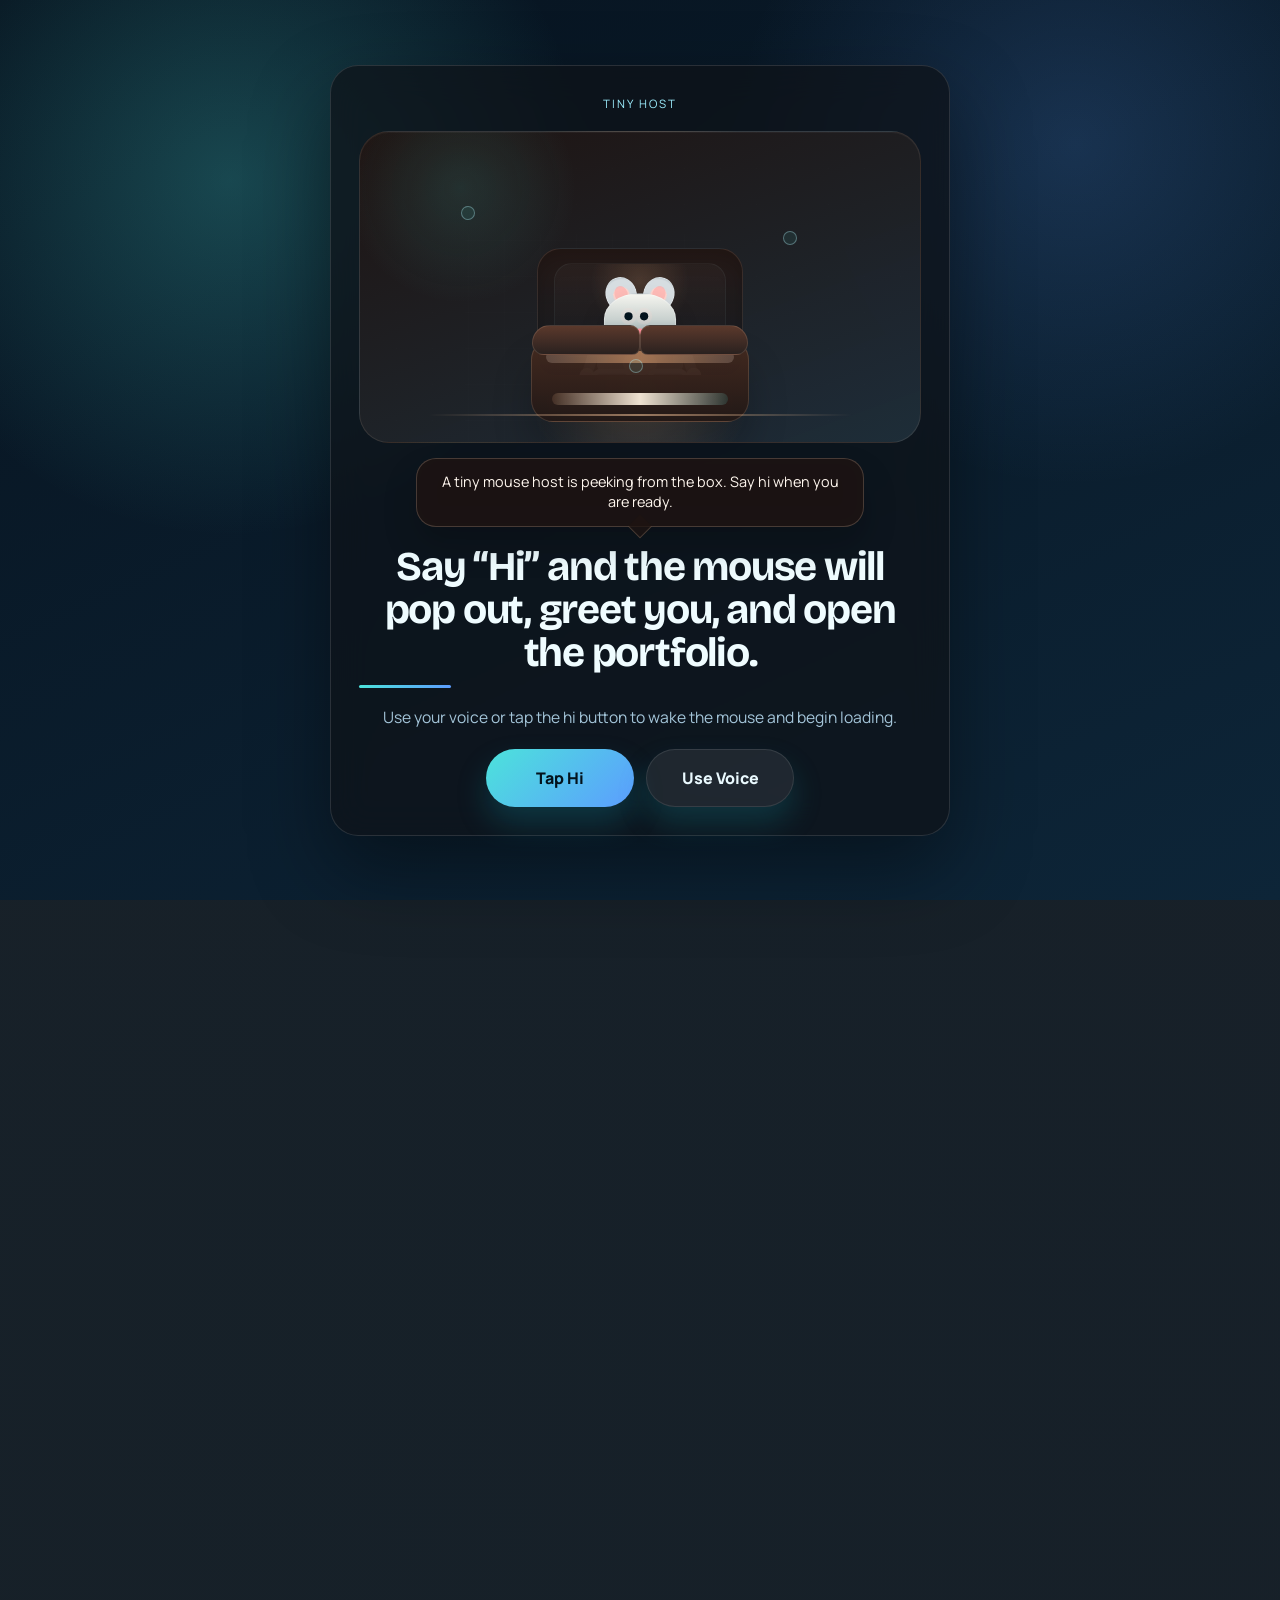
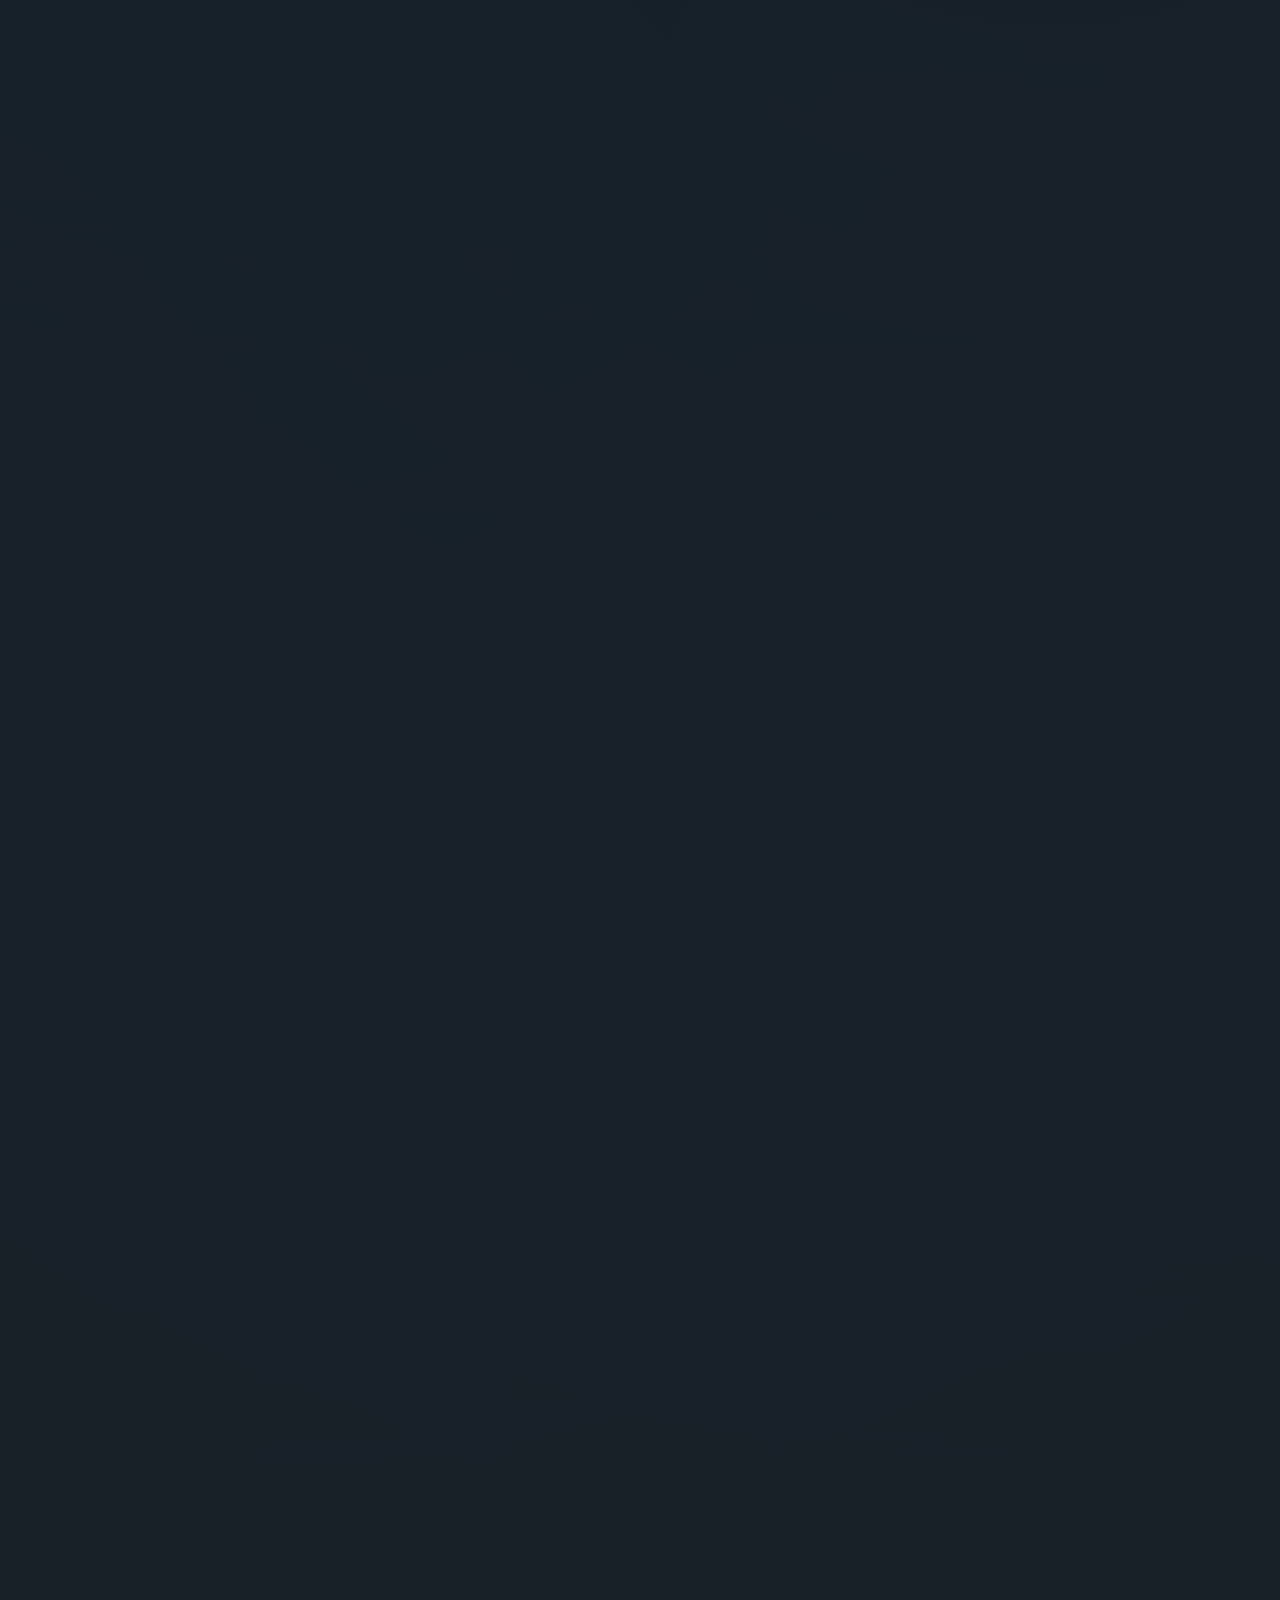
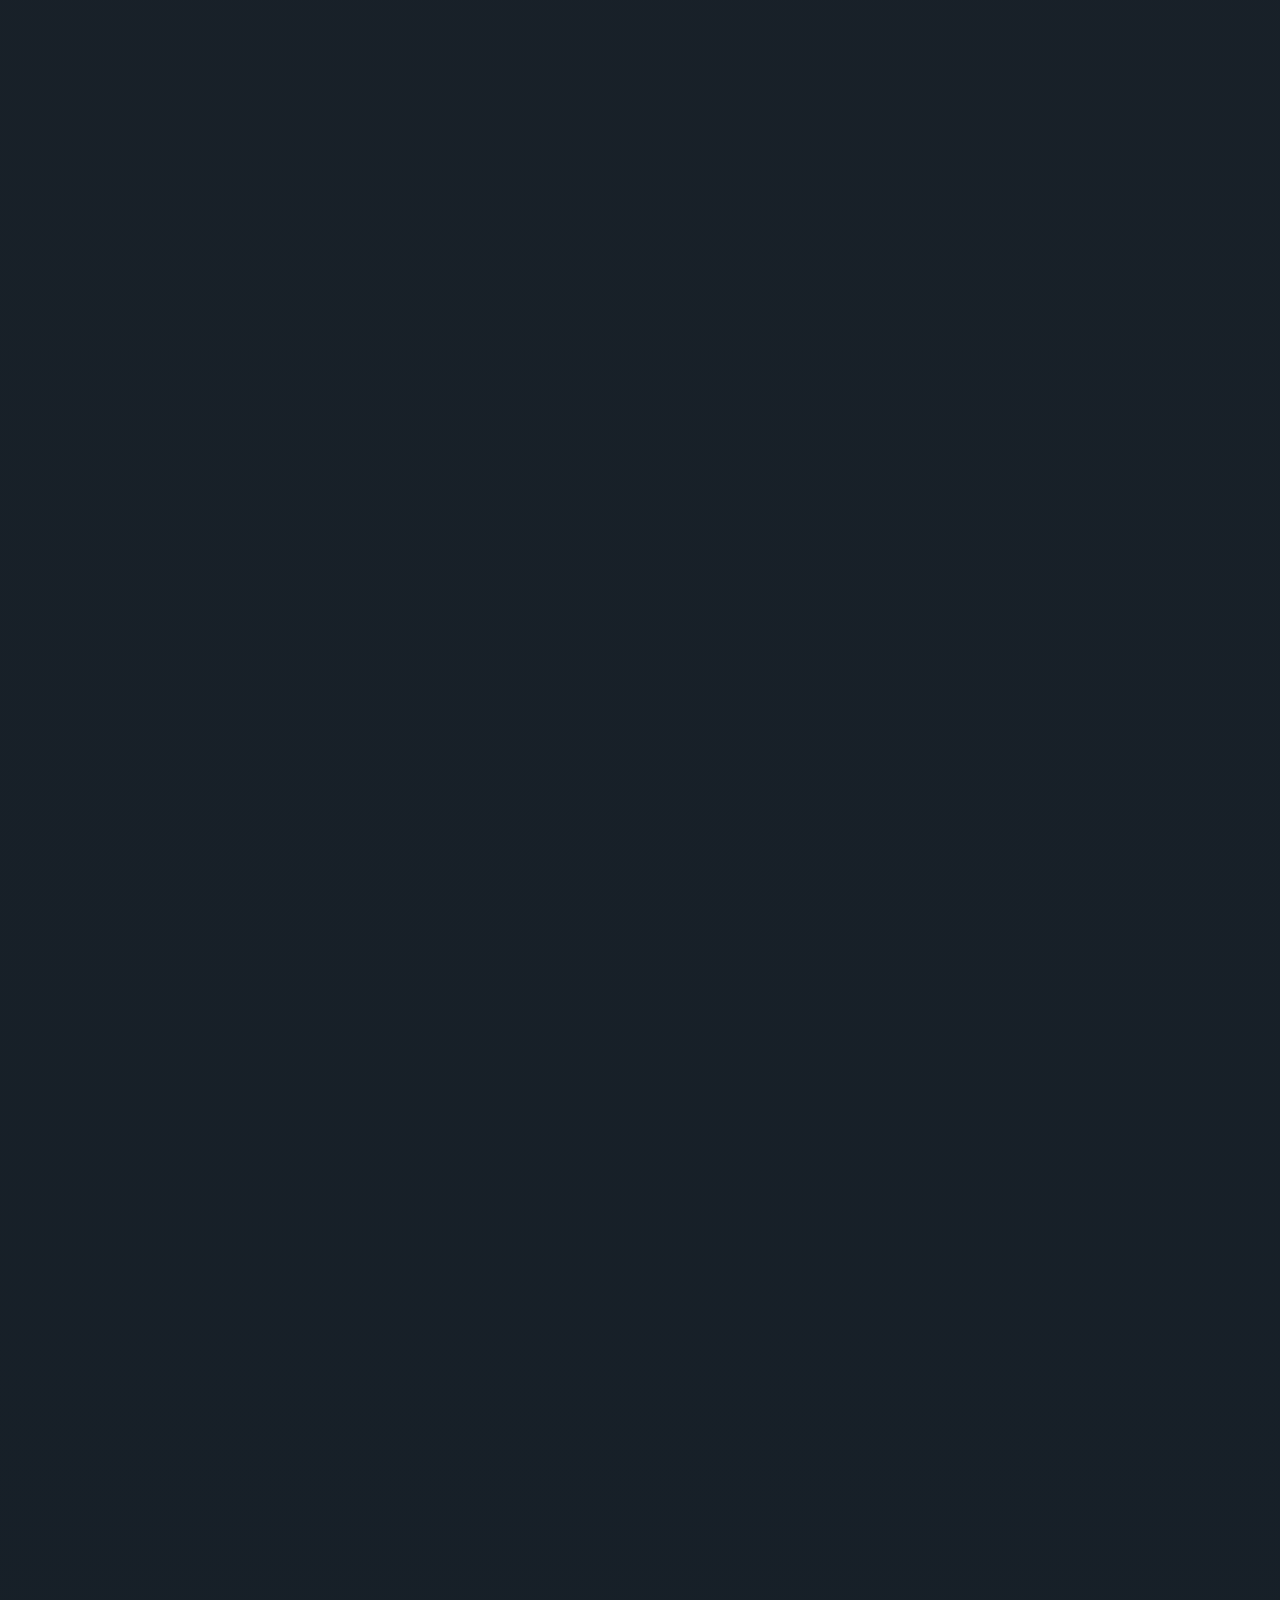
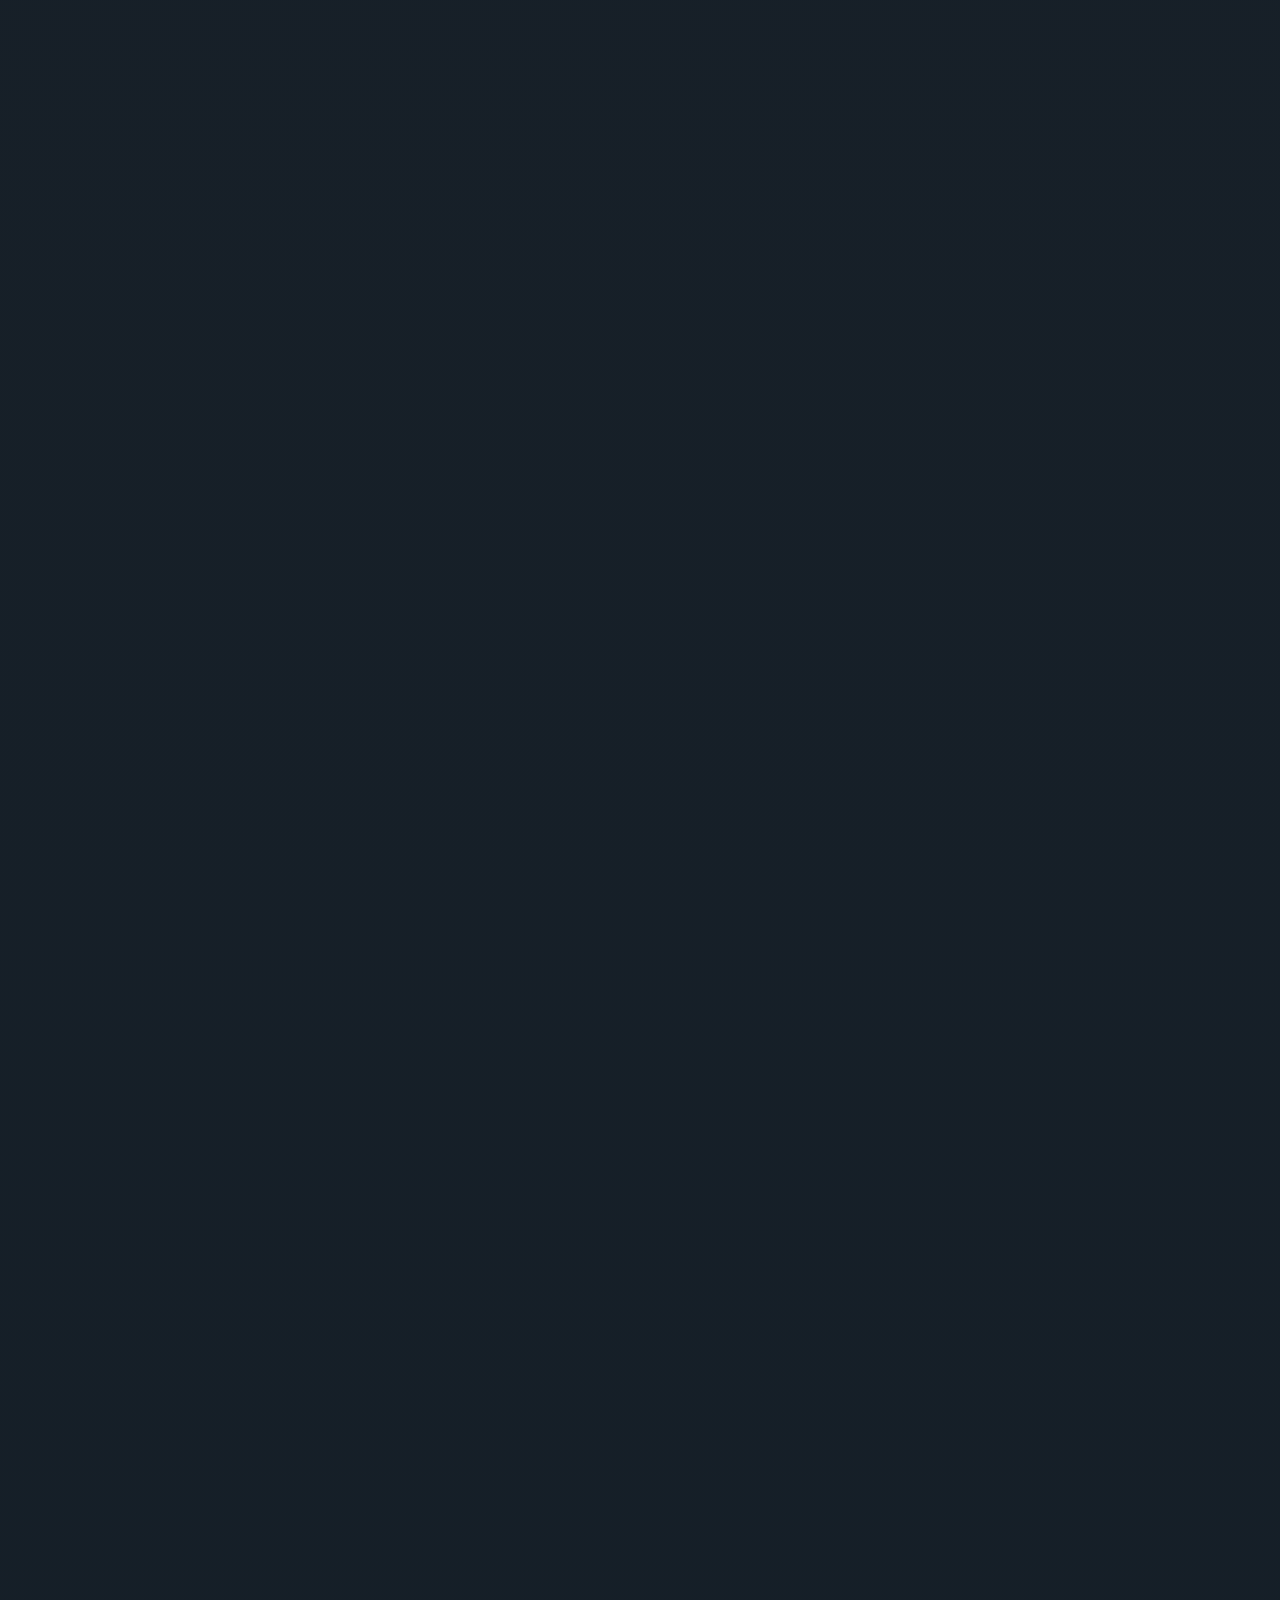
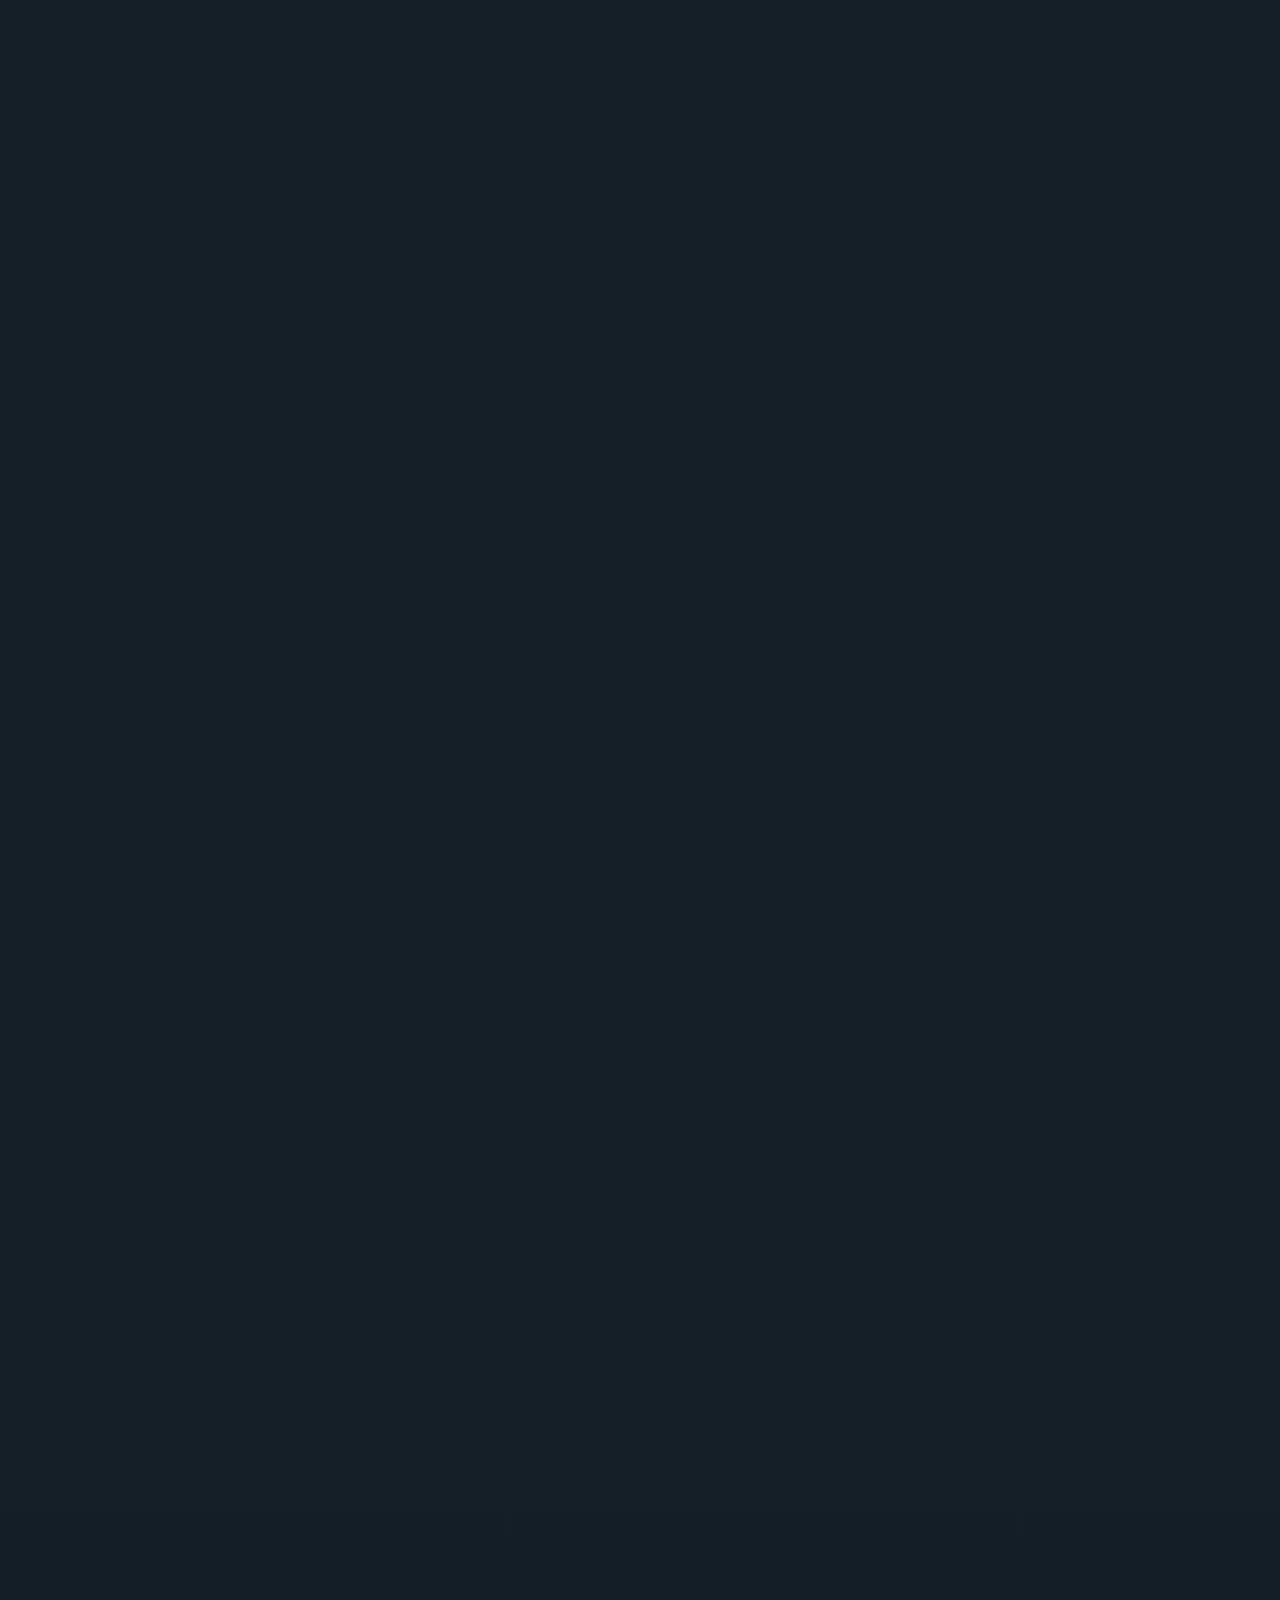
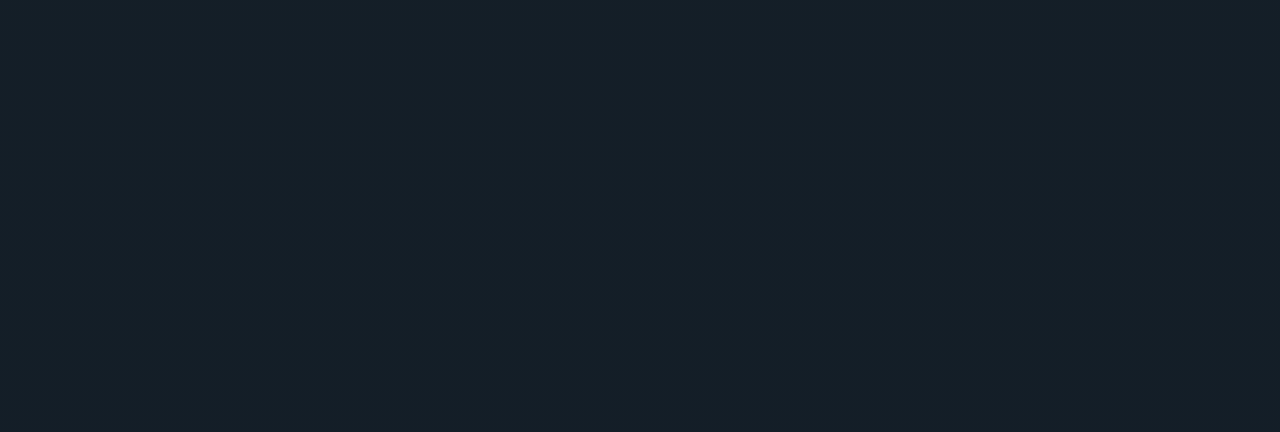
<file: index.html>
<!DOCTYPE html>
<html lang="en">
<head>
    <meta charset="UTF-8">
    <meta name="viewport" content="width=device-width, initial-scale=1.0">
    <title>Dixit Jami | Portfolio</title>
    <meta http-equiv="refresh" content="0; url=./portfolio.html">
    <link rel="canonical" href="./portfolio.html">
</head>
<body>
    <script>
        window.location.replace("./portfolio.html");
    </script>
    <p><a href="./portfolio.html">Open portfolio</a></p>
</body>
</html>
</file>
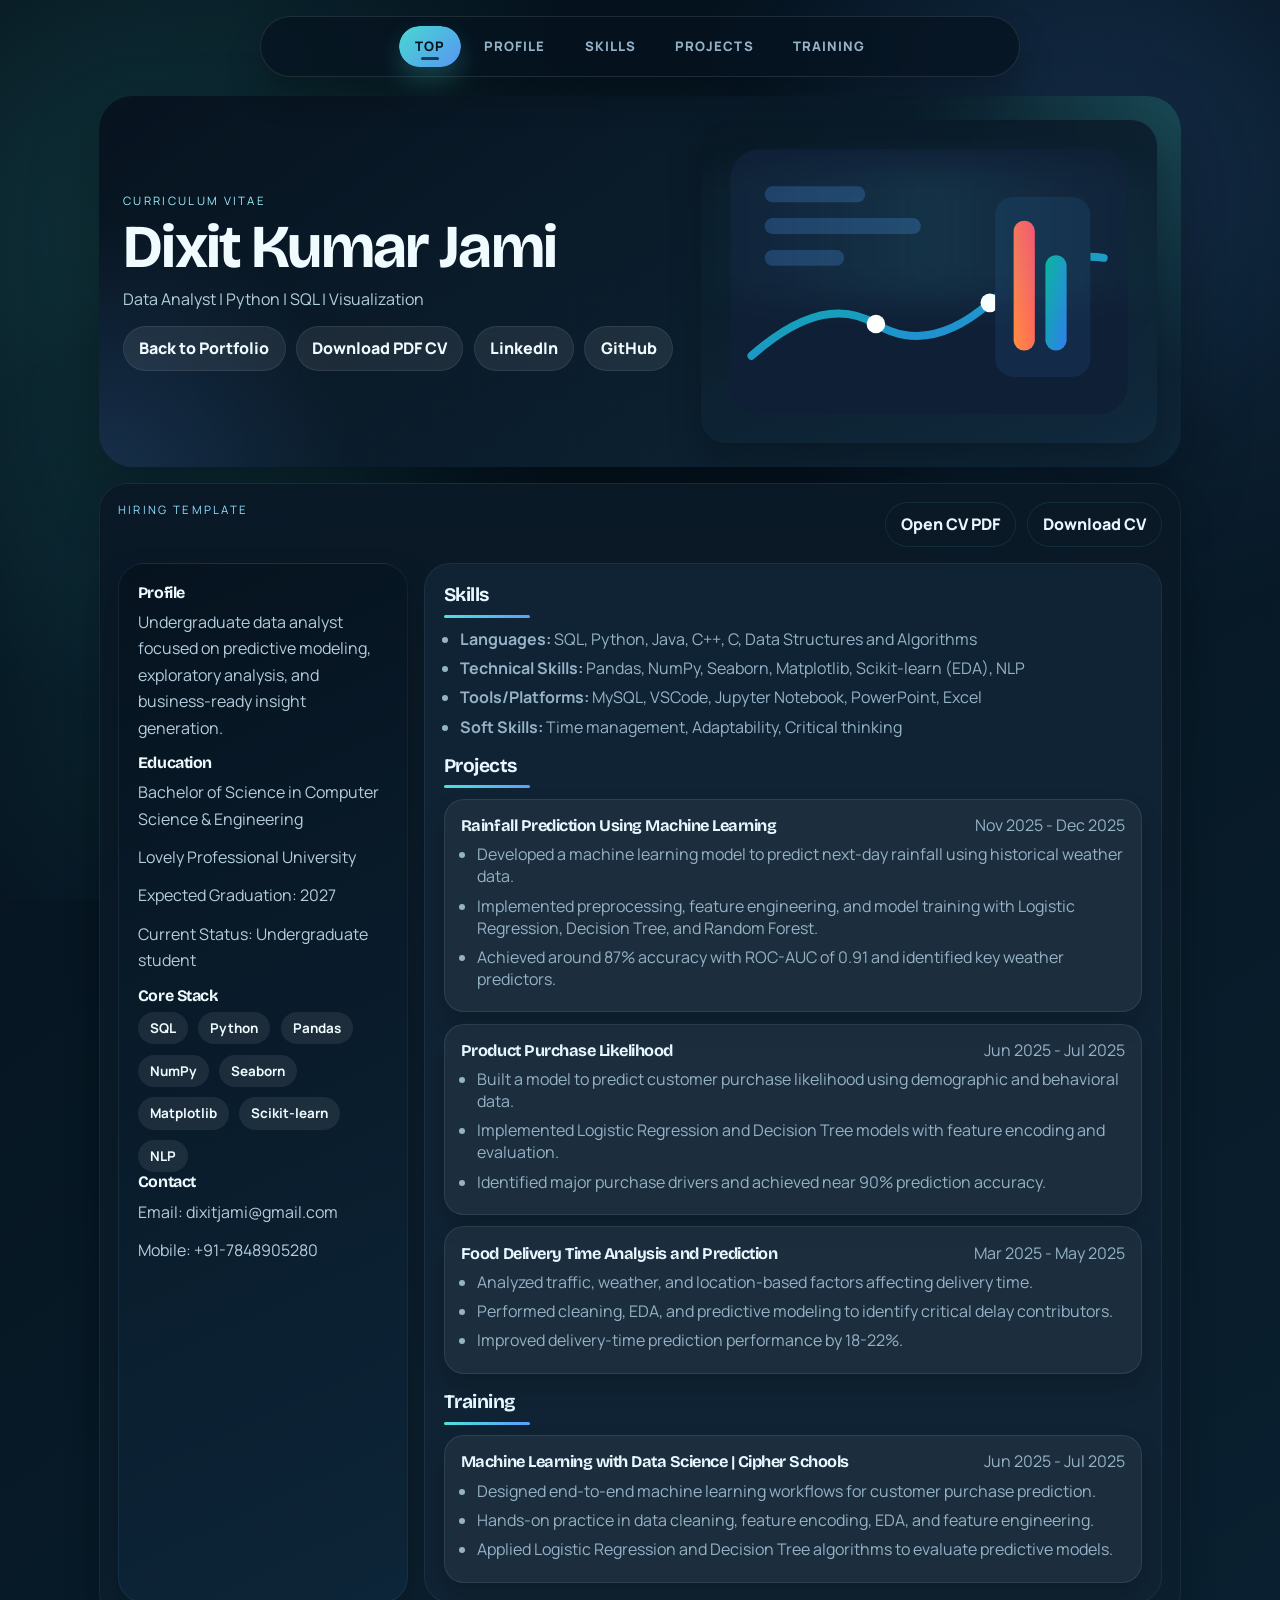
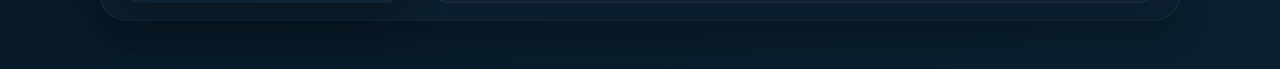
<file: cv.html>
<!DOCTYPE html>
<html lang="en">
<head>
    <meta charset="UTF-8">
    <meta name="viewport" content="width=device-width, initial-scale=1.0">
    <title>Dixit Kumar Jami | CV</title>
    <link rel="preconnect" href="https://fonts.googleapis.com">
    <link rel="preconnect" href="https://fonts.gstatic.com" crossorigin>
    <link href="https://fonts.googleapis.com/css2?family=Bricolage+Grotesque:wght@500;600;700&family=Manrope:wght@400;500;600;700;800&display=swap" rel="stylesheet">
    <link rel="stylesheet" href="./cv.css">
</head>
<body
    data-reveal-selector=".cv-hero, .cv-graphic, .resume-template, .resume-side, .resume-main, .resume-block, .entry, .chips li, .hero-links a, .doc-actions a"
    data-tilt-selector=".resume-side, .resume-main, .entry"
    data-hero-selector=".cv-hero"
    data-hero-content-selector=".cv-graphic"
    data-spark-count="20"
>
    <div class="page-bg" aria-hidden="true"></div>
    <div class="spark-layer" aria-hidden="true"></div>
    <aside class="cv-progress" aria-label="CV navigation">
        <a href="#cv-top" data-label="Top">Top</a>
        <a href="#cv-profile" data-label="Profile">Profile</a>
        <a href="#cv-skills" data-label="Skills">Skills</a>
        <a href="#cv-projects" data-label="Projects">Projects</a>
        <a href="#cv-training" data-label="Training">Training</a>
    </aside>
    <main class="cv-shell">
        <header class="cv-hero" id="cv-top" data-track-section>
            <div>
                <p class="eyebrow">Curriculum Vitae</p>
                <h1>Dixit Kumar Jami</h1>
                <p class="role">Data Analyst | Python | SQL | Visualization</p>
                <div class="hero-links">
                    <a href="./portfolio.html?skipIntro=1">Back to Portfolio</a>
                    <a href="./Dixit-Kumar-Jami-CV.pdf" download="Dixit-Kumar-Jami-CV.pdf">Download PDF CV</a>
                    <a href="https://www.linkedin.com/in/dixit-jami/" target="_blank" rel="noopener noreferrer">LinkedIn</a>
                    <a href="https://github.com/Dixitjami" target="_blank" rel="noopener noreferrer">GitHub</a>
                </div>
            </div>
            <div class="cv-graphic" aria-hidden="true">
                <svg viewBox="0 0 320 220" role="img">
                    <defs>
                        <linearGradient id="gradA" x1="0" x2="1" y1="0" y2="1">
                            <stop offset="0%" stop-color="#07b39b"/>
                            <stop offset="100%" stop-color="#2f80ed"/>
                        </linearGradient>
                        <linearGradient id="gradB" x1="0" x2="1" y1="1" y2="0">
                            <stop offset="0%" stop-color="#ff8f3f"/>
                            <stop offset="100%" stop-color="#ff4d6d"/>
                        </linearGradient>
                    </defs>
                    <rect x="10" y="10" width="300" height="200" rx="22" fill="#0f1f36"/>
                    <path d="M26 166 Q80 118 120 142 T206 126 T292 92" fill="none" stroke="url(#gradA)" stroke-width="6" stroke-linecap="round"/>
                    <circle cx="120" cy="142" r="7" fill="#ffffff"/>
                    <circle cx="206" cy="126" r="7" fill="#ffffff"/>
                    <rect x="36" y="38" width="76" height="12" rx="6" fill="#1f3d67"/>
                    <rect x="36" y="62" width="118" height="12" rx="6" fill="#1f3d67"/>
                    <rect x="36" y="86" width="60" height="12" rx="6" fill="#1f3d67"/>
                    <rect x="210" y="46" width="72" height="136" rx="14" fill="#132b49"/>
                    <rect x="224" y="64" width="16" height="98" rx="8" fill="url(#gradB)"/>
                    <rect x="248" y="90" width="16" height="72" rx="8" fill="url(#gradA)"/>
                </svg>
            </div>
        </header>

        <section class="resume-template panel">
            <div class="resume-toolbar">
                <p class="section-tag">Hiring Template</p>
                <div class="doc-actions">
                    <a href="./Dixit-Kumar-Jami-CV.pdf" target="_blank" rel="noopener noreferrer">Open CV PDF</a>
                    <a href="./Dixit-Kumar-Jami-CV.pdf" download="Dixit-Kumar-Jami-CV.pdf">Download CV</a>
                </div>
            </div>

            <div class="resume-sheet">
                <aside class="resume-side" id="cv-profile" data-track-section>
                    <h2>Profile</h2>
                    <p>Undergraduate data analyst focused on predictive modeling, exploratory analysis, and business-ready insight generation.</p>

                    <h2>Education</h2>
                    <p>Bachelor of Science in Computer Science &amp; Engineering</p>
                    <p>Lovely Professional University</p>
                    <p>Expected Graduation: 2027</p>
                    <p>Current Status: Undergraduate student</p>

                    <h2>Core Stack</h2>
                    <ul class="chips">
                        <li>SQL</li>
                        <li>Python</li>
                        <li>Pandas</li>
                        <li>NumPy</li>
                        <li>Seaborn</li>
                        <li>Matplotlib</li>
                        <li>Scikit-learn</li>
                        <li>NLP</li>
                    </ul>

                    <h2>Contact</h2>
                    <p>Email: dixitjami@gmail.com</p>
                    <p>Mobile: +91-7848905280</p>
                </aside>

                <div class="resume-main">
                    <section class="resume-block" id="cv-skills" data-track-section>
                        <h2>Skills</h2>
                        <ul>
                            <li><strong>Languages:</strong> SQL, Python, Java, C++, C, Data Structures and Algorithms</li>
                            <li><strong>Technical Skills:</strong> Pandas, NumPy, Seaborn, Matplotlib, Scikit-learn (EDA), NLP</li>
                            <li><strong>Tools/Platforms:</strong> MySQL, VSCode, Jupyter Notebook, PowerPoint, Excel</li>
                            <li><strong>Soft Skills:</strong> Time management, Adaptability, Critical thinking</li>
                        </ul>
                    </section>

                    <section class="resume-block" id="cv-projects" data-track-section>
                        <h2>Projects</h2>
                        <article class="entry">
                            <div class="entry-head">
                                <h3>Rainfall Prediction Using Machine Learning</h3>
                                <p>Nov 2025 - Dec 2025</p>
                            </div>
                            <ul>
                                <li>Developed a machine learning model to predict next-day rainfall using historical weather data.</li>
                                <li>Implemented preprocessing, feature engineering, and model training with Logistic Regression, Decision Tree, and Random Forest.</li>
                                <li>Achieved around 87% accuracy with ROC-AUC of 0.91 and identified key weather predictors.</li>
                            </ul>
                        </article>

                        <article class="entry">
                            <div class="entry-head">
                                <h3>Product Purchase Likelihood</h3>
                                <p>Jun 2025 - Jul 2025</p>
                            </div>
                            <ul>
                                <li>Built a model to predict customer purchase likelihood using demographic and behavioral data.</li>
                                <li>Implemented Logistic Regression and Decision Tree models with feature encoding and evaluation.</li>
                                <li>Identified major purchase drivers and achieved near 90% prediction accuracy.</li>
                            </ul>
                        </article>

                        <article class="entry">
                            <div class="entry-head">
                                <h3>Food Delivery Time Analysis and Prediction</h3>
                                <p>Mar 2025 - May 2025</p>
                            </div>
                            <ul>
                                <li>Analyzed traffic, weather, and location-based factors affecting delivery time.</li>
                                <li>Performed cleaning, EDA, and predictive modeling to identify critical delay contributors.</li>
                                <li>Improved delivery-time prediction performance by 18-22%.</li>
                            </ul>
                        </article>
                    </section>

                    <section class="resume-block" id="cv-training" data-track-section>
                        <h2>Training</h2>
                        <article class="entry">
                            <div class="entry-head">
                                <h3>Machine Learning with Data Science | Cipher Schools</h3>
                                <p>Jun 2025 - Jul 2025</p>
                            </div>
                            <ul>
                                <li>Designed end-to-end machine learning workflows for customer purchase prediction.</li>
                                <li>Hands-on practice in data cleaning, feature encoding, EDA, and feature engineering.</li>
                                <li>Applied Logistic Regression and Decision Tree algorithms to evaluate predictive models.</li>
                            </ul>
                        </article>
                    </section>
                </div>
            </div>
        </section>
    </main>
    <script src="./ambient-motion.js"></script>
    <script src="./cv.js"></script>
</body>
</html>
</file>
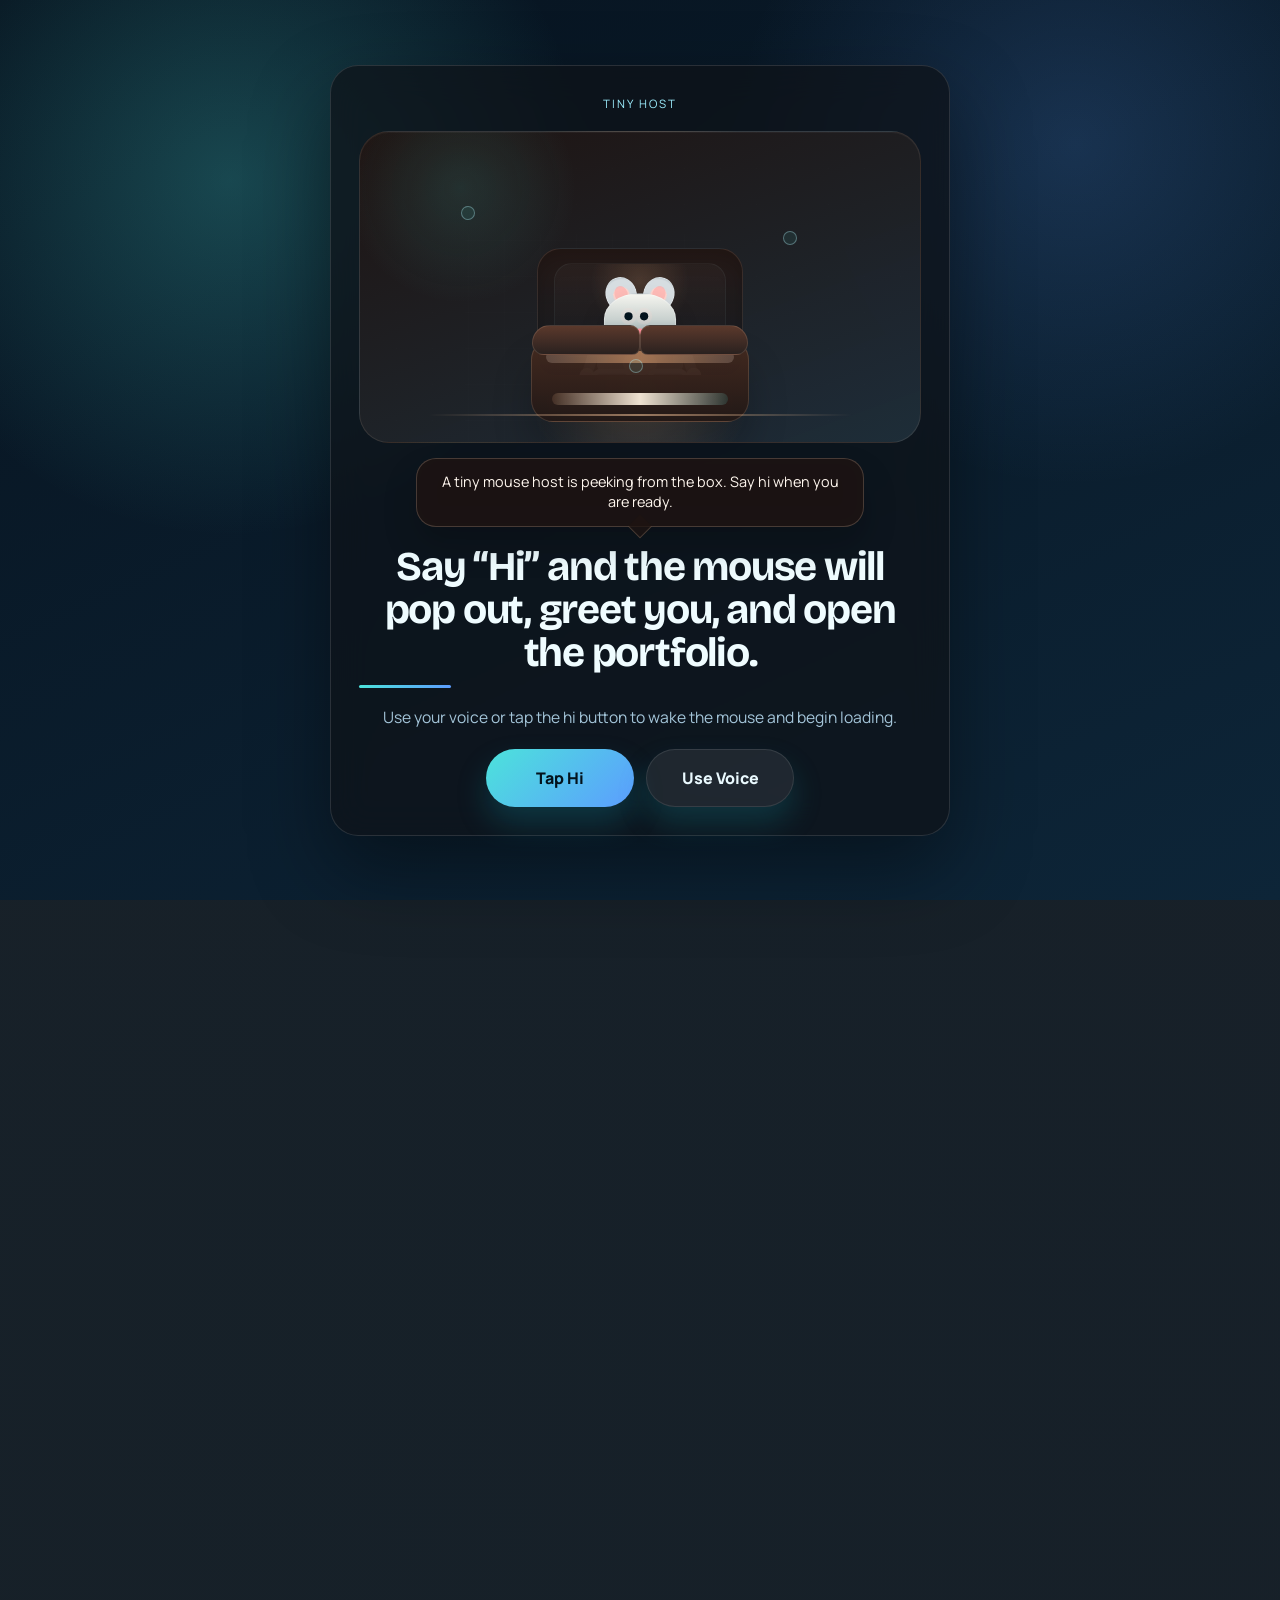
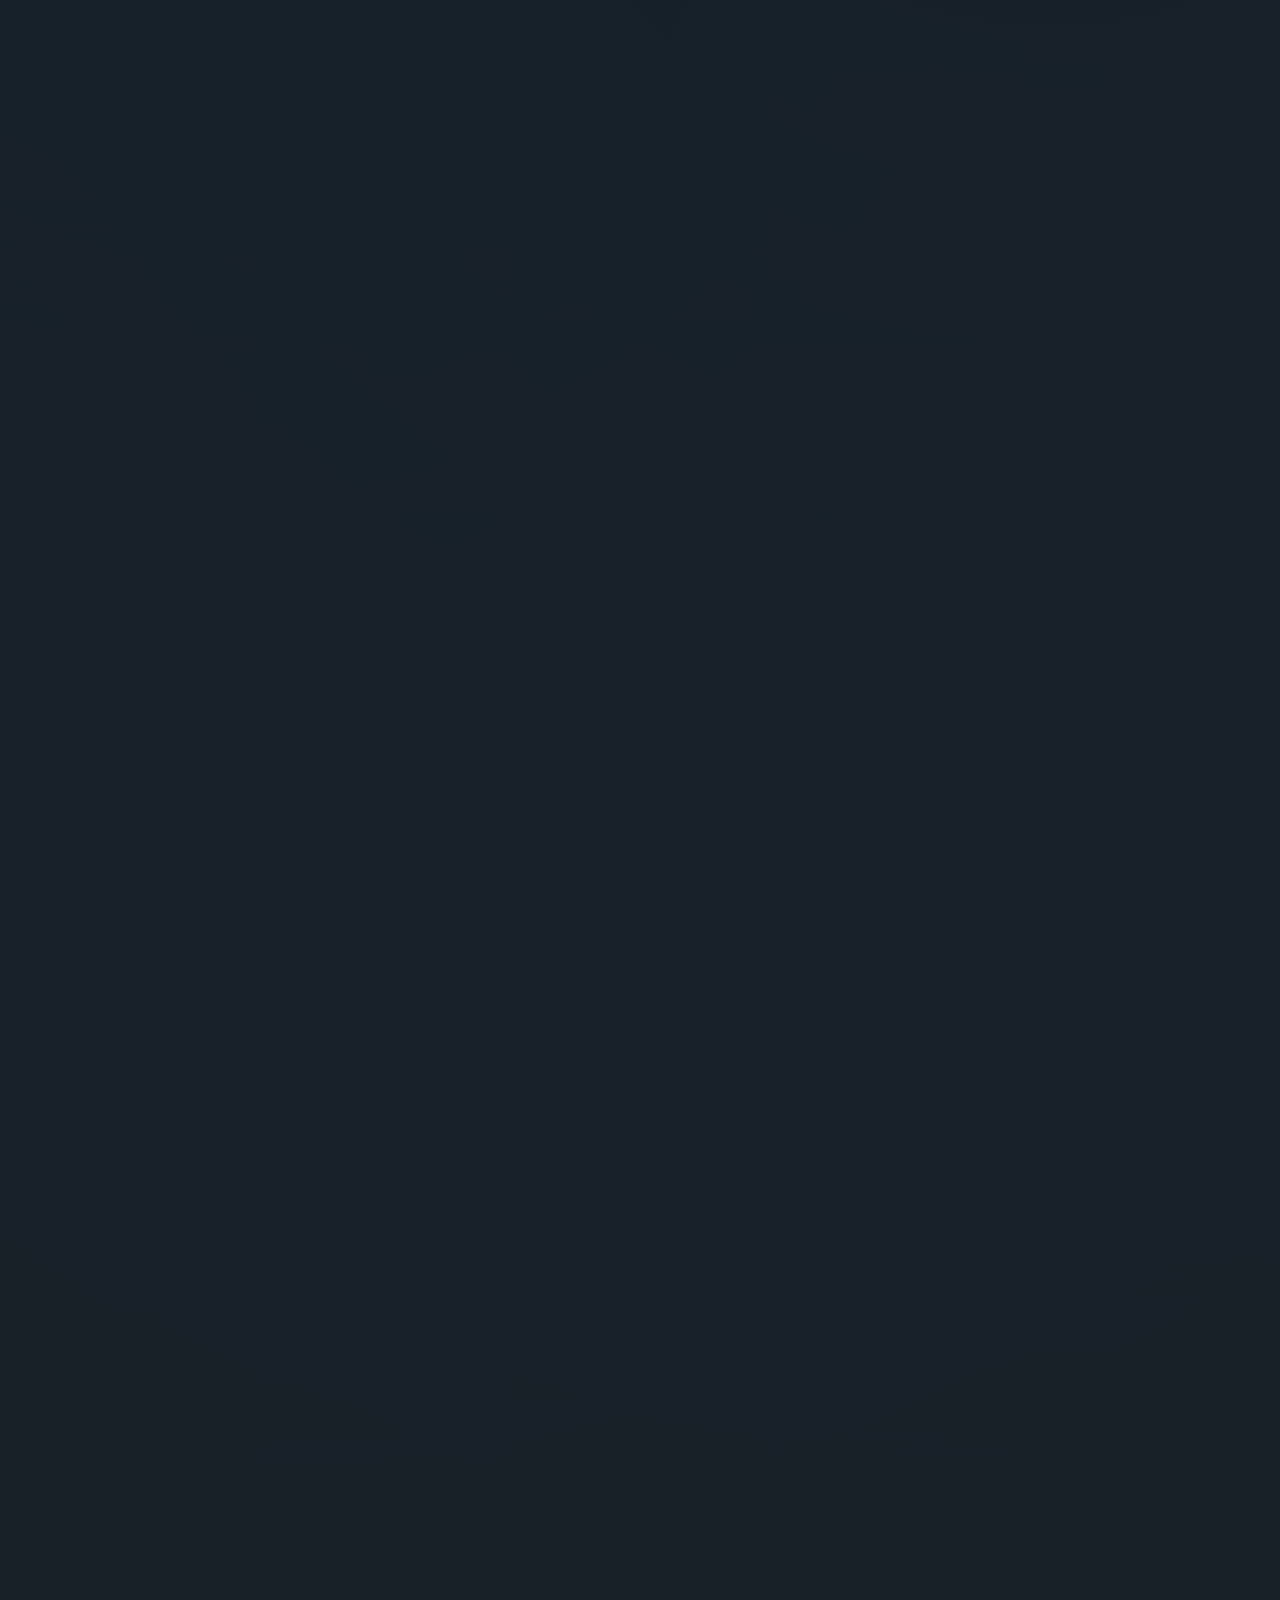
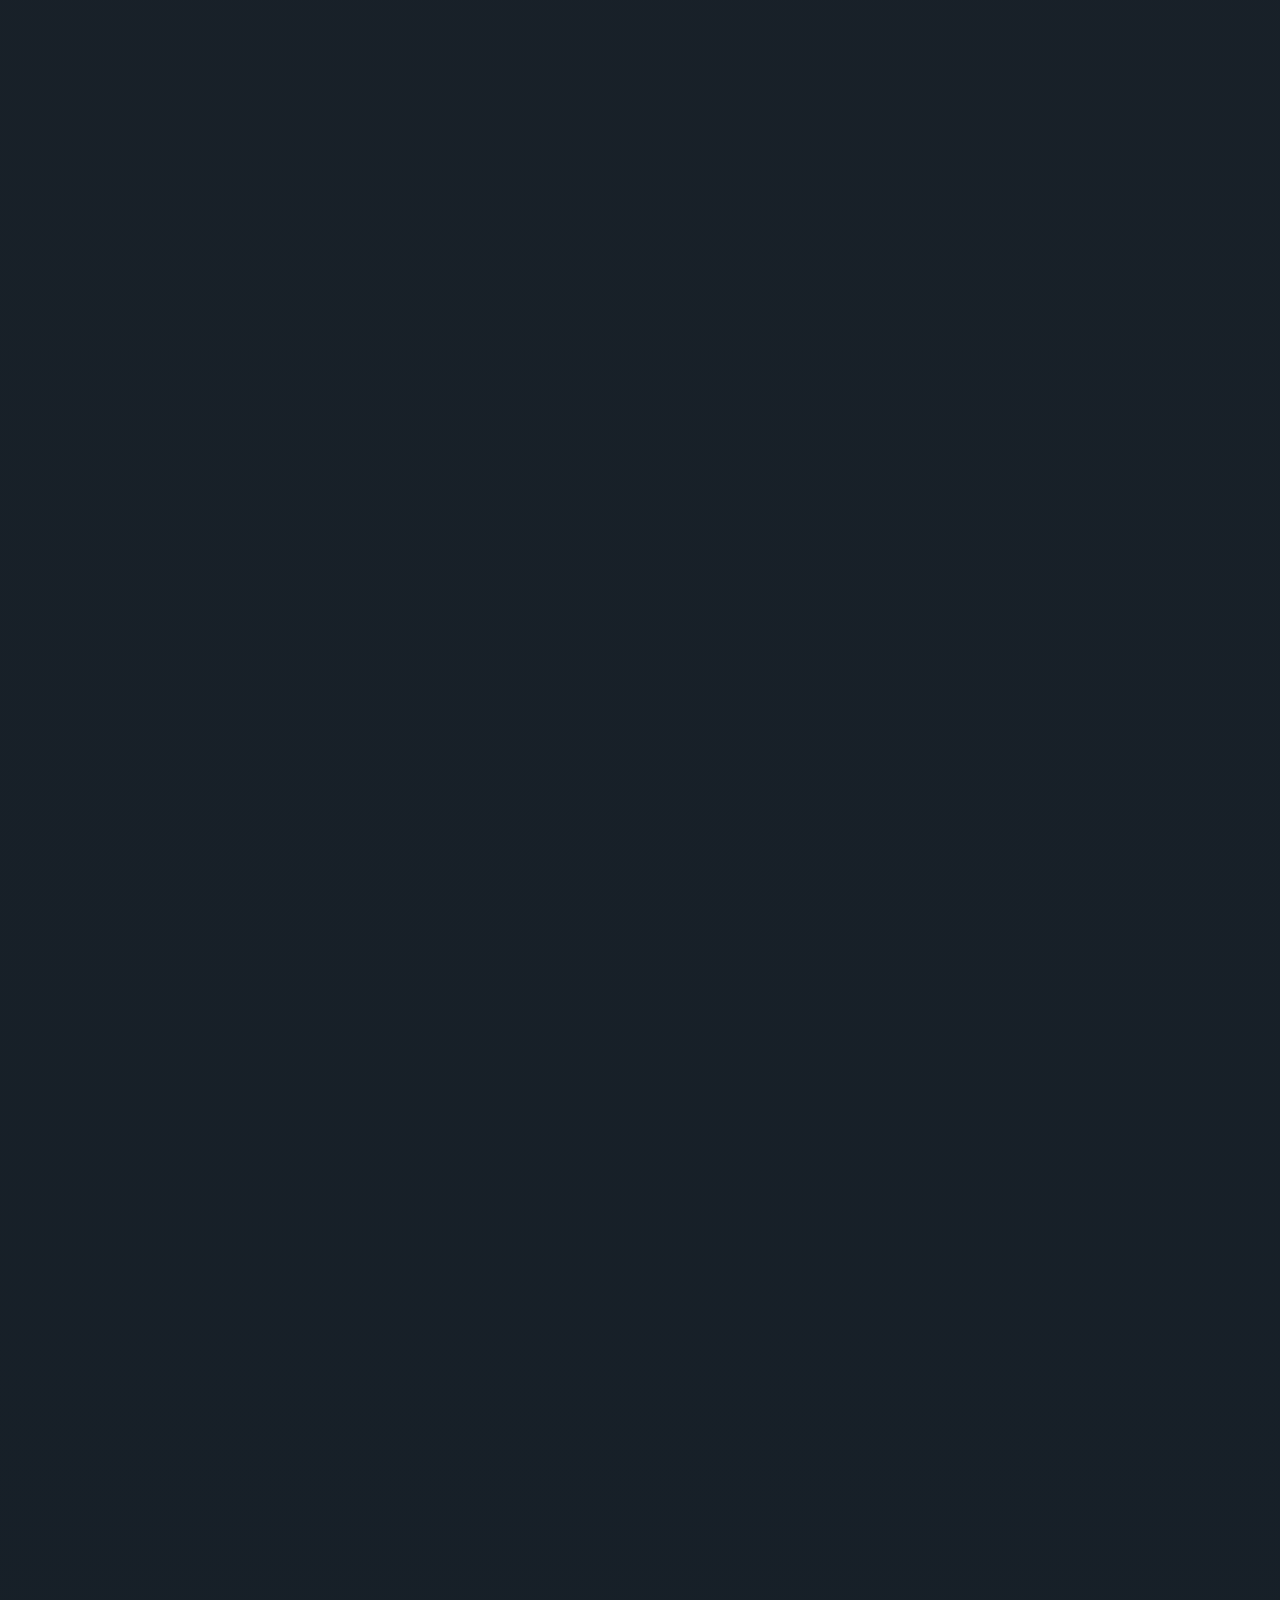
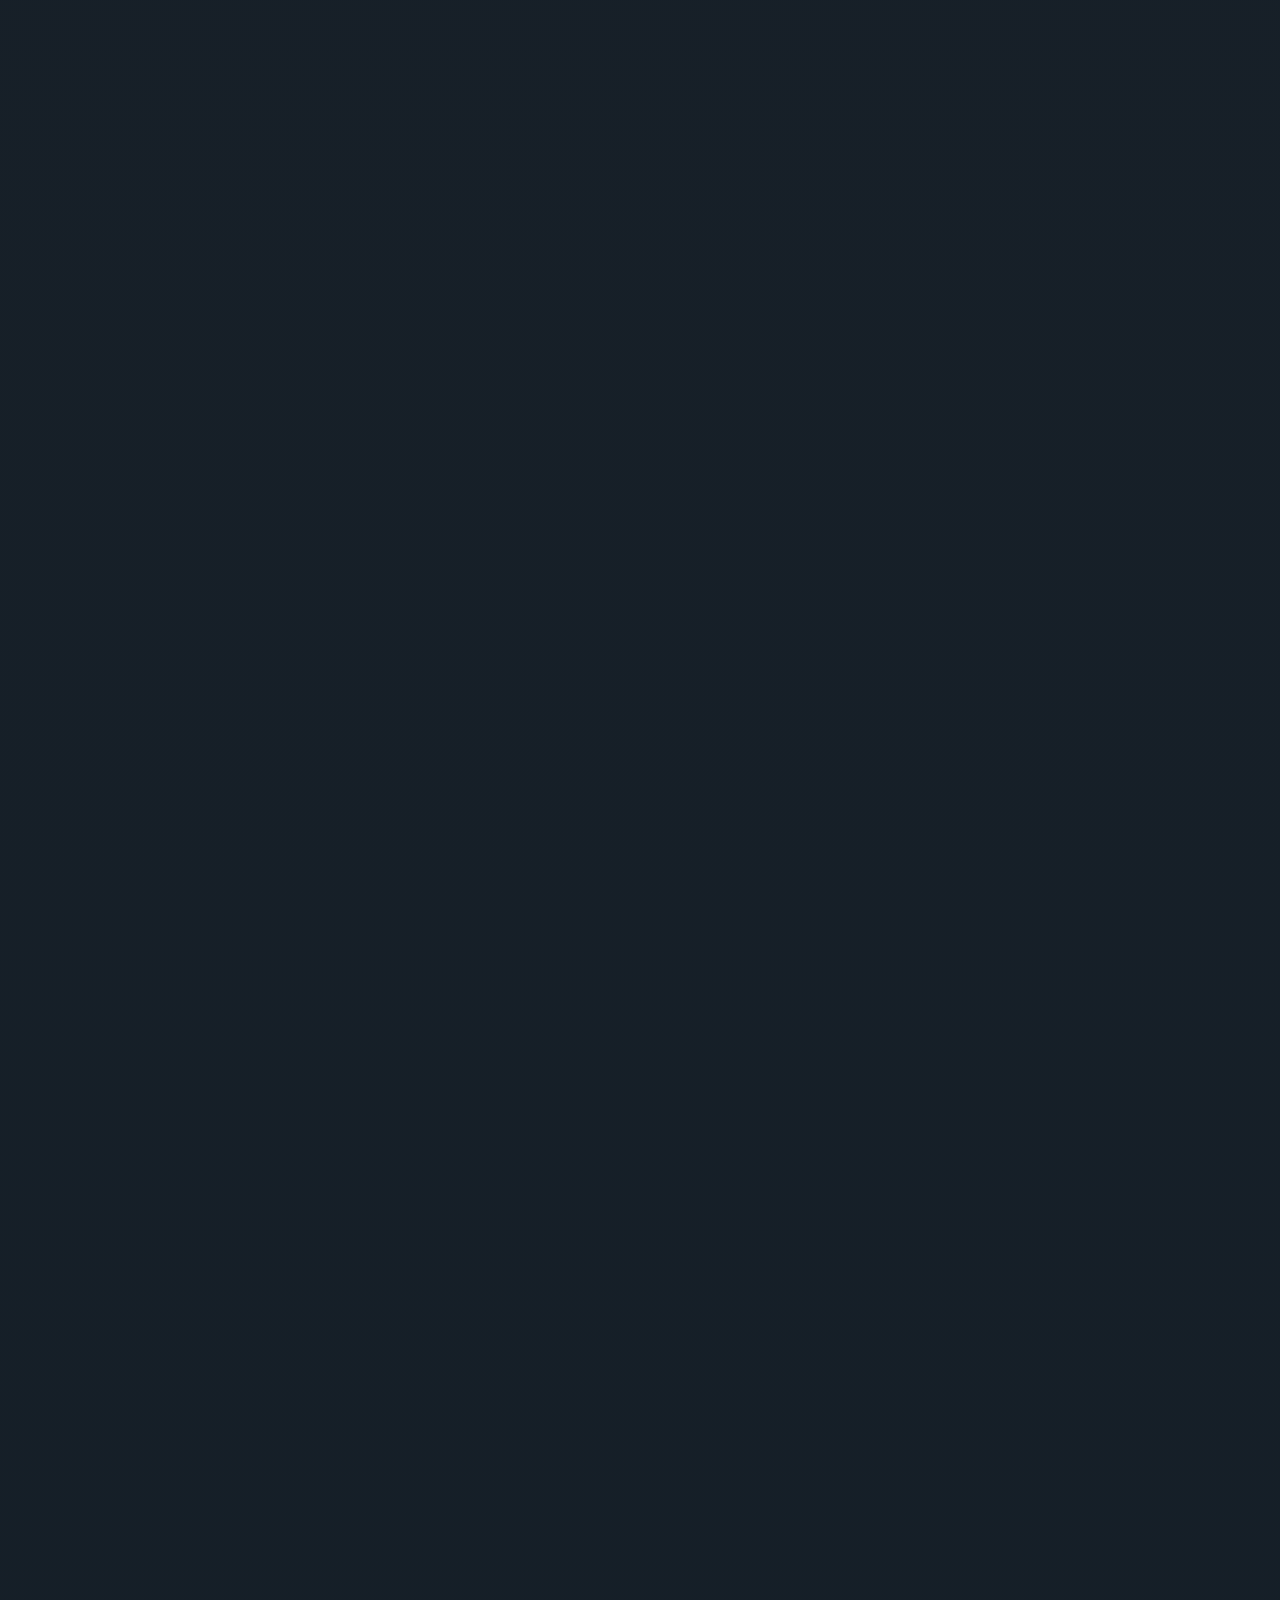
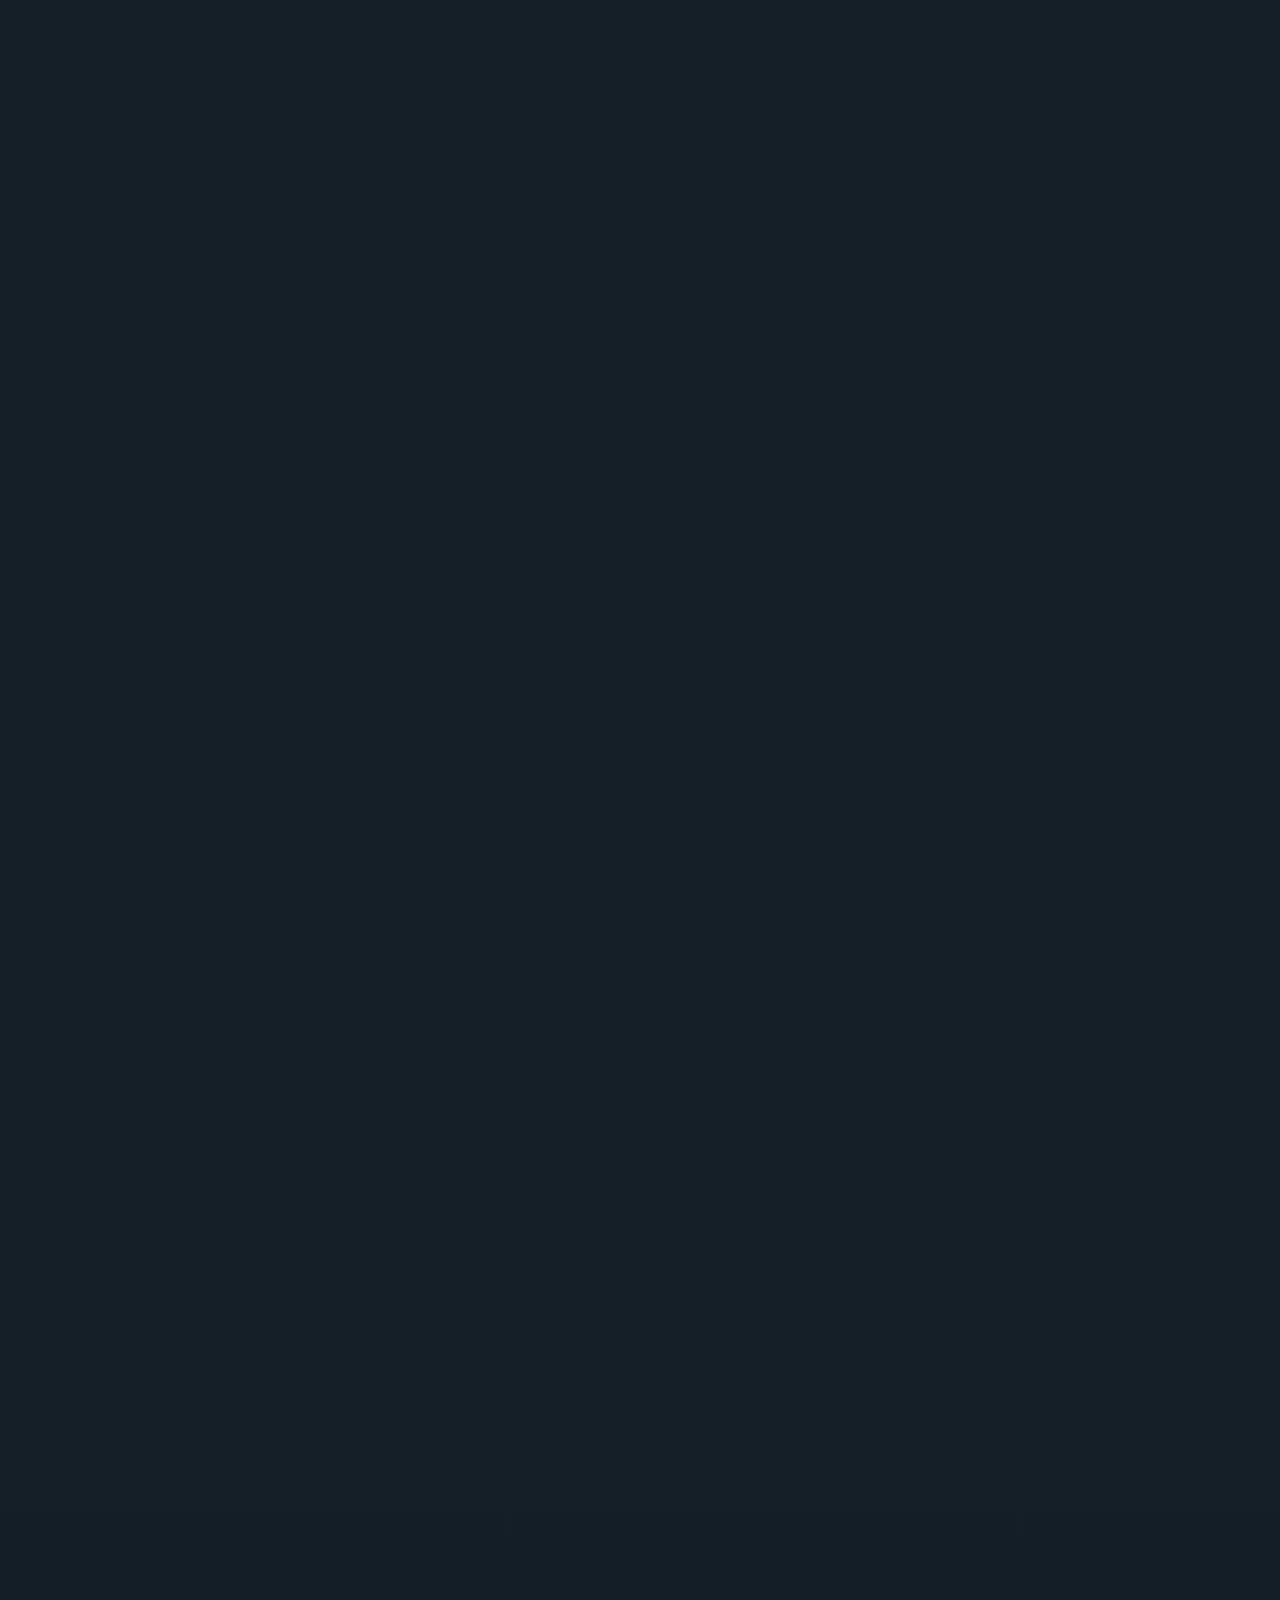
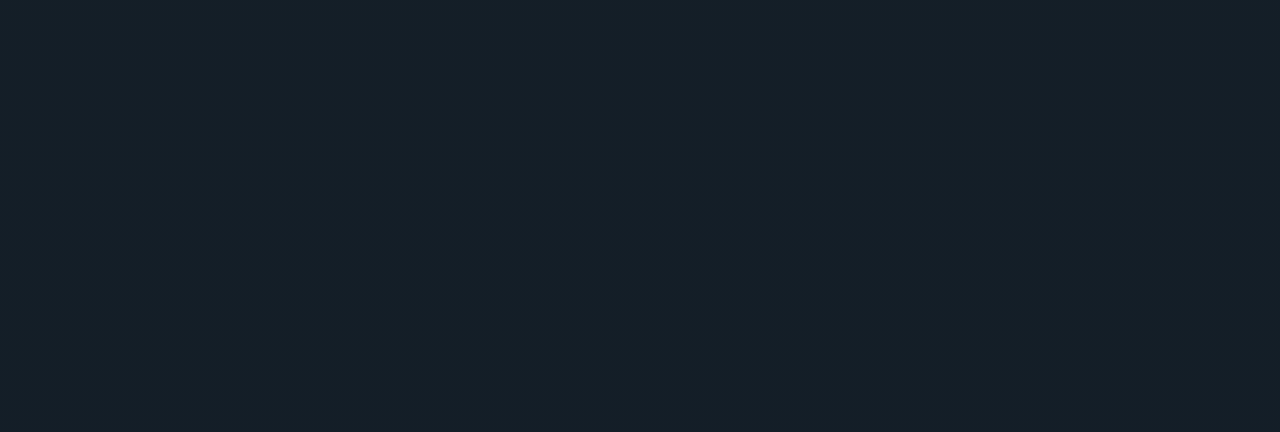
<file: portfolio.html>
<!DOCTYPE html>
<html lang="en">
<head>
    <meta charset="UTF-8">
    <meta name="viewport" content="width=device-width, initial-scale=1.0">
    <title>Dixit Jami | Data Analyst Portfolio</title>
    <link rel="preconnect" href="https://fonts.googleapis.com">
    <link rel="preconnect" href="https://fonts.gstatic.com" crossorigin>
    <link href="https://fonts.googleapis.com/css2?family=Bricolage+Grotesque:wght@500;600;700&family=Manrope:wght@400;500;600;700;800&display=swap" rel="stylesheet">
    <link rel="stylesheet" href="./portfolio.css">
</head>
<body>
    <div class="intro-loader" aria-hidden="true">
        <div class="loader-core">
            <div class="loader-welcome" data-loader-welcome>
                <p class="loader-tag loader-tag-wake">Tiny Host</p>
                <div class="loader-bot-stage" aria-hidden="true">
                    <div class="loader-bot-roamer">
                        <div class="loader-bot-bay">
                            <div class="loader-bot-shadow"></div>
                            <div class="loader-bot">
                                <span class="loader-mouse-ear"></span>
                                <span class="loader-mouse-ear loader-mouse-ear-right"></span>
                                <span class="loader-mouse-tail"></span>
                                <span class="loader-bot-arm loader-bot-arm-left"></span>
                                <span class="loader-bot-arm loader-bot-arm-right"></span>
                                <div class="loader-bot-head">
                                    <span></span>
                                    <span></span>
                                    <i></i>
                                </div>
                                <div class="loader-bot-core">
                                    <i></i>
                                    <span></span>
                                </div>
                                <div class="loader-bot-base">
                                    <span></span>
                                    <span></span>
                                </div>
                            </div>
                        </div>
                        <div class="loader-bot-box">
                            <span class="loader-bot-box-panel panel-left"></span>
                            <span class="loader-bot-box-panel panel-right"></span>
                            <span class="loader-bot-box-core"></span>
                        </div>
                    </div>
                    <span class="loader-bot-ping ping-a"></span>
                    <span class="loader-bot-ping ping-b"></span>
                    <span class="loader-bot-ping ping-c"></span>
                </div>
                <p class="loader-bot-dialog" data-loader-dialog>A tiny mouse host is peeking from the box. Say hi when you are ready.</p>
                <h2 class="loader-welcome-title">Say &ldquo;Hi&rdquo; and the mouse will pop out, greet you, and open the portfolio.</h2>
                <p class="loader-status" data-loader-status>Use your voice or tap the hi button to wake the mouse and begin loading.</p>
                <div class="loader-actions">
                    <button class="loader-action loader-action-primary" type="button" data-loader-hi>Tap Hi</button>
                    <button class="loader-action loader-action-secondary" type="button" data-loader-listen>Use Voice</button>
                </div>
            </div>
            <div class="loader-progress" data-loader-progress aria-live="polite">
                <div class="loader-brand">
                    <div class="loader-logo" aria-hidden="true">
                        <svg viewBox="0 0 100 100" role="img">
                            <defs>
                                <linearGradient id="logoGradient" x1="0" x2="1" y1="0" y2="1">
                                    <stop offset="0%" stop-color="#ffb074"></stop>
                                    <stop offset="100%" stop-color="#ff6a1a"></stop>
                                </linearGradient>
                            </defs>
                            <circle cx="50" cy="50" r="44" fill="none" stroke="url(#logoGradient)" stroke-width="5"></circle>
                            <path d="M30 32h18c11 0 16 5 16 14 0 9-6 14-17 14h-7v14h-10z" fill="#fff4eb"></path>
                            <path d="M60 32h10v30c0 13-7 20-20 20-7 0-13-2-18-6l5-8c4 3 8 4 12 4 7 0 11-3 11-11z" fill="#ffe4d0"></path>
                        </svg>
                    </div>
                    <img src="ChatGPT Image May 5, 2026, 11_59_26 PM.png" alt="Dixit Kumar Jami profile" class="loader-avatar">
                </div>
                <p class="loader-tag">Loading Portfolio</p>
                <div class="loader-greeting-wrap">
                    <p class="loader-greeting" data-loader-greeting lang="en">Welcome</p>
                    <p class="loader-language" data-loader-language>English</p>
                </div>
                <h2>Dixit Kumar Jami</h2>
                <div class="loader-track">
                    <span></span>
                </div>
            </div>
        </div>
    </div>
    <div class="arrival-sequence" aria-hidden="true">
        <div class="arrival-veil veil-left"></div>
        <div class="arrival-veil veil-right"></div>
        <div class="arrival-beam"></div>
        <div class="arrival-ring arrival-ring-a"></div>
        <div class="arrival-ring arrival-ring-b"></div>
        <span class="arrival-tag arrival-tag-a">Signal</span>
        <span class="arrival-tag arrival-tag-b">Model</span>
        <span class="arrival-tag arrival-tag-c">Story</span>
    </div>
    <div class="page-bg" aria-hidden="true"></div>
    <div class="spark-layer" aria-hidden="true"></div>
    <aside class="section-progress" aria-label="Section progress">
        <a href="#home" data-section="home" data-label="Home" aria-label="Home section">Home</a>
        <a href="#about" data-section="about" data-label="About" aria-label="About section">About</a>
        <a href="#skills" data-section="skills" data-label="Skills" aria-label="Skills section">Skills</a>
        <a href="#education" data-section="education" data-label="Education" aria-label="Education section">Education</a>
        <a href="#projects" data-section="projects" data-label="Projects" aria-label="Projects section">Projects</a>
        <a href="#contact" data-section="contact" data-label="Contact" aria-label="Contact section">Contact</a>
    </aside>
    <nav class="hero-nav" aria-label="Portfolio sections">
        <a href="#about" data-nav-index="01">About Me</a>
        <a href="#education" data-nav-index="02">Education</a>
        <a href="#projects" data-nav-index="03">Projects</a>
        <a href="#contact" data-nav-index="04">Contact Me</a>
    </nav>

    <main>
        <div class="landing-shell">
            <header class="hero" id="home" data-track-section="home">
                <div class="hero-content">
                    <div class="hero-left">
                        <div class="hero-copy">
                            <p class="hero-hello">Hi, I&apos;m</p>
                            <h1 class="hero-name"><span>DIXIT</span> JAMI</h1>
                            <p class="hero-role">Aspiring Software Engineer | AI &amp; Data Enthusiast</p>
                            <p class="hero-subtitle">I build intelligent systems and scalable solutions that solve real-world problems.</p>
                            <div class="hero-cta">
                                <a class="btn btn-primary" href="#projects">
                                    <svg viewBox="0 0 24 24" aria-hidden="true">
                                        <path d="m8 16-4-4 4-4"></path>
                                        <path d="m16 8 4 4-4 4"></path>
                                        <path d="m14 4-4 16"></path>
                                    </svg>
                                    <span>View Projects</span>
                                </a>
                                <a class="btn btn-secondary" href="./Dixit-Kumar-Jami-CV.pdf" download="Dixit-Kumar-Jami-CV.pdf">
                                    <svg viewBox="0 0 24 24" aria-hidden="true">
                                        <path d="M12 3v12"></path>
                                        <path d="m7 10 5 5 5-5"></path>
                                        <path d="M4 21h16"></path>
                                    </svg>
                                    <span>Download Resume</span>
                                </a>
                                <a class="btn btn-secondary" href="./Dixit-Kumar-Jami-CV.pdf" target="_blank" rel="noopener noreferrer">
                                    <svg viewBox="0 0 24 24" aria-hidden="true">
                                        <path d="M2 12s3.5-7 10-7 10 7 10 7-3.5 7-10 7S2 12 2 12z"></path>
                                        <path d="M12 15a3 3 0 1 0 0-6 3 3 0 0 0 0 6z"></path>
                                    </svg>
                                    <span>View CV</span>
                                </a>
                            </div>
                        </div>
                        <div class="hero-contact-row" aria-label="Contact links">
                            <a href="https://github.com/Dixitjami" target="_blank" rel="noopener noreferrer">
                                <svg viewBox="0 0 24 24" aria-hidden="true">
                                    <path d="M9 19c-5 1.5-5-2.5-7-3m14 6v-3.9a3.4 3.4 0 0 0-.9-2.6c3-.3 6.1-1.5 6.1-6.7a5.3 5.3 0 0 0-1.4-3.7 4.9 4.9 0 0 0-.1-3.7s-1.1-.3-3.8 1.4a13.2 13.2 0 0 0-6.9 0C6.3.2 5.2.5 5.2.5a4.9 4.9 0 0 0-.1 3.7 5.3 5.3 0 0 0-1.4 3.7c0 5.2 3.1 6.4 6.1 6.7a3.4 3.4 0 0 0-.9 2.6V22"></path>
                                </svg>
                                <span>github.com/Dixitjami</span>
                            </a>
                            <a href="https://www.linkedin.com/in/dixit-jami/" target="_blank" rel="noopener noreferrer">
                                <svg viewBox="0 0 24 24" aria-hidden="true">
                                    <path d="M16 8a6 6 0 0 1 6 6v7h-4v-7a2 2 0 0 0-4 0v7h-4v-7a6 6 0 0 1 6-6z"></path>
                                    <path d="M2 9h4v12H2z"></path>
                                    <path d="M4 6a2 2 0 1 0 0-4 2 2 0 0 0 0 4z"></path>
                                </svg>
                                <span>linkedin.com/in/dixit-jami</span>
                            </a>
                            <a href="mailto:dixitjami@gmail.com">
                                <svg viewBox="0 0 24 24" aria-hidden="true">
                                    <path d="M4 4h16v16H4z"></path>
                                    <path d="m22 6-10 7L2 6"></path>
                                </svg>
                                <span>dixitjami@gmail.com</span>
                            </a>
                        </div>
                    </div>
                    <div class="hero-right">
                        <img src="ChatGPT Image May 5, 2026, 11_59_26 PM.png" alt="Dixit Jami">
                    </div>
                </div>
            </header>
        </div>

        <section id="about" class="card cinematic-section about-section" data-track-section="about">
            <div class="section-heading">
                <p class="section-kicker">Profile</p>
                <h2>About Me</h2>
            </div>
            <div class="about-cinematic-grid">
                <figure class="profile-stage tilt-3d" data-tilt-strength="7">
                    <div class="profile-halo" aria-hidden="true"></div>
                    <div class="profile-frame">
                        <img src="ChatGPT Image May 5, 2026, 11_59_26 PM.png" alt="Dixit Kumar Jami portrait" width="320" height="420">
                    </div>
                    <figcaption class="profile-caption">
                        <span>Data Analyst</span>
                        <span>Storytelling with Data</span>
                    </figcaption>
                </figure>
                <div class="about-stack">
                    <article class="about-spotlight">
                        <p class="about-lead">I like building analysis that feels useful in the real world, not just accurate on paper.</p>
                        <p>I work across data cleaning, exploratory analysis, dashboards, and machine learning with a focus on turning noisy information into confident decisions.</p>
                    </article>
                    <div class="about-panels">
                        <article class="about-panel">
                            <p class="about-panel-tag">How I Work</p>
                            <h3>From raw data to business clarity</h3>
                            <p>I enjoy full-cycle problem solving: understanding the question, preparing data, testing patterns, and presenting findings in a clear and practical way.</p>
                        </article>
                        <article class="about-panel">
                            <p class="about-panel-tag">Focus</p>
                            <h3>Insight, prediction, and presentation</h3>
                            <p>My strongest interest is in analytics projects where modeling and communication matter equally, especially when decisions depend on trust in the results.</p>
                        </article>
                    </div>
                    <div class="about-highlights">
                        <article>
                            <strong>5+</strong>
                            <span>Portfolio projects built around predictive and operational analytics</span>
                        </article>
                        <article>
                            <strong>Python + SQL</strong>
                            <span>Core stack for analysis, automation, and structured problem solving</span>
                        </article>
                        <article>
                            <strong>Business Ready</strong>
                            <span>Focused on presentations and outputs that stakeholders can actually use</span>
                        </article>
                    </div>
                    <div class="social-links">
                        <a href="https://www.linkedin.com/in/dixit-jami/" target="_blank" rel="noopener noreferrer">LinkedIn</a>
                        <a href="https://github.com/Dixitjami" target="_blank" rel="noopener noreferrer">GitHub</a>
                    </div>
                </div>
            </div>
        </section>

        <section id="skills" class="card cinematic-section skills-section" data-track-section="skills">
            <div class="section-heading">
                <p class="section-kicker">Capabilities</p>
                <h2>Core Skills</h2>
            </div>
            <p class="section-intro">Three different views of the same strength set: technical tools, workflow thinking, and delivery mindset.</p>
            <div class="skills-showcase">
                <article class="skill-lens skill-radar">
                    <div class="skill-lens-head">
                        <p class="skill-tag">Technical Lens</p>
                        <h3>Tools I Build With</h3>
                    </div>
                    <ul class="skills-list">
                        <li style="--skill-level: 88%"><span>Python</span><strong>88%</strong></li>
                        <li style="--skill-level: 82%"><span>SQL</span><strong>82%</strong></li>
                        <li style="--skill-level: 76%"><span>Java</span><strong>76%</strong></li>
                        <li style="--skill-level: 72%"><span>C Programming</span><strong>72%</strong></li>
                    </ul>
                </article>
                <article class="skill-lens skill-track">
                    <div class="skill-lens-head">
                        <p class="skill-tag">Analytics Lens</p>
                        <h3>Workflow I Follow</h3>
                    </div>
                    <div class="skill-track-list">
                        <span style="--skill-level: 86%"><b>Data Cleaning</b><strong>86%</strong></span>
                        <span style="--skill-level: 84%"><b>EDA</b><strong>84%</strong></span>
                        <span style="--skill-level: 80%"><b>Visualization</b><strong>80%</strong></span>
                        <span style="--skill-level: 78%"><b>Feature Engineering</b><strong>78%</strong></span>
                        <span style="--skill-level: 75%"><b>Model Evaluation</b><strong>75%</strong></span>
                    </div>
                </article>
                <article class="skill-lens skill-meter">
                    <div class="skill-lens-head">
                        <p class="skill-tag">Impact Lens</p>
                        <h3>What I Bring to Projects</h3>
                    </div>
                    <div class="meter-list">
                        <div>
                            <span>Data Storytelling <strong>88%</strong></span>
                            <b style="width: 88%"></b>
                        </div>
                        <div>
                            <span>Predictive Thinking <strong>82%</strong></span>
                            <b style="width: 82%"></b>
                        </div>
                        <div>
                            <span>Business Insight <strong>84%</strong></span>
                            <b style="width: 84%"></b>
                        </div>
                    </div>
                </article>
            </div>
        </section>

        <section id="education" class="card cinematic-section education-section" data-track-section="education">
            <div class="section-heading">
                <p class="section-kicker">Academic Journey</p>
                <h2>Education</h2>
            </div>
            <p class="section-intro">A computer science foundation that now powers hands-on analytics, machine learning, and decision-focused project work.</p>
            <div class="education-layout">
                <article class="education-spotlight">
                    <p class="education-tag">Degree</p>
                    <h3>Bachelor of Science</h3>
                    <p class="education-degree">Computer Science &amp; Engineering</p>
                    <p class="education-school">Lovely Professional University</p>
                    <div class="education-badges">
                        <span>Expected Graduation 2027</span>
                        <span>Undergraduate student</span>
                        <span>Programming + analytics foundation</span>
                    </div>
                </article>
                <div class="education-track">
                    <article class="education-timeline-item">
                        <span class="education-year">2027</span>
                        <div>
                            <p class="education-item-tag">Milestone</p>
                            <h3>Undergraduate studies in progress</h3>
                            <p>Building a strong technical base in structured problem solving, data analysis, and applied machine learning while completing my degree.</p>
                        </div>
                    </article>
                    <div class="education-detail-grid">
                        <article class="education-detail-card">
                            <p class="education-item-tag">Strengths Built</p>
                            <ul>
                                <li>Programming and analytical thinking</li>
                                <li>Data-driven problem solving</li>
                                <li>Clear communication of technical work</li>
                            </ul>
                        </article>
                        <article class="education-detail-card">
                            <p class="education-item-tag">Connected To My Work</p>
                            <p>This foundation now supports case studies in rainfall prediction, customer purchase modeling, and delivery analytics.</p>
                            <a class="education-link" href="#projects">See featured projects</a>
                        </article>
                    </div>
                </div>
            </div>
        </section>

        <section id="projects" class="card cinematic-section projects-section" data-track-section="projects">
            <div class="section-heading">
                <p class="section-kicker">Featured Work</p>
                <h2>Projects</h2>
            </div>
            <p class="section-intro">Selected case studies that combine exploration, predictive modeling, NLP, unsupervised learning, and business-oriented storytelling.</p>
            <div class="projects-metrics">
                <article>
                    <strong>6</strong>
                    <span>Recent analytics, machine learning, and full-stack projects</span>
                </article>
                <article>
                    <strong>87%</strong>
                    <span>Rainfall model accuracy achieved</span>
                </article>
                <article>
                    <strong>18-22%</strong>
                    <span>Delivery prediction improvement</span>
                </article>
                <article>
                    <strong>Streamlit</strong>
                    <span>Interactive NLP and traffic intelligence apps</span>
                </article>
            </div>
            <article class="projects-chart-panel projects-immersive-showcase">
                <div class="projects-showcase-copy">
                    <p class="project-tag">3D Portfolio View</p>
                    <h3>Explore the portfolio like a floating analytics deck.</h3>
                    <p class="project-copy">This 3D stage brings all six portfolio projects into one cinematic view so each case study is easier to identify before opening the details.</p>
                    <div class="projects-showcase-actions">
                        <button class="showcase-nav" type="button" data-showcase-prev aria-label="Show previous project">Previous</button>
                        <button class="showcase-nav" type="button" data-showcase-next aria-label="Show next project">Next</button>
                    </div>
                </div>
                <div class="projects-showcase-stage" data-showcase-stage tabindex="0" aria-label="Interactive 3D portfolio showcase">
                    <span class="showcase-orbit orbit-one" aria-hidden="true"></span>
                    <span class="showcase-orbit orbit-two" aria-hidden="true"></span>
                    <span class="showcase-beacon beacon-one" aria-hidden="true"></span>
                    <span class="showcase-beacon beacon-two" aria-hidden="true"></span>
                    <div class="showcase-core">
                        <span class="showcase-core-tag">Live Showcase</span>
                        <strong>3D Case Orbit</strong>
                        <small>Hover or use the controls</small>
                    </div>
                    <div class="showcase-stack" data-showcase-stack>
                        <article class="showcase-card" data-showcase-card>
                            <span class="showcase-card-index">01</span>
                            <p class="project-tag">Machine Learning</p>
                            <h4>Rainfall Prediction with ML</h4>
                            <p>Forecasted next-day rainfall with strong climate-feature signals and 87% accuracy.</p>
                            <div class="showcase-meta">
                                <span>Python</span>
                                <span>Forecasting</span>
                                <span>Classification</span>
                            </div>
                            <a class="project-link" href="./project-rainfall.html">Open Case Study</a>
                        </article>
                        <article class="showcase-card" data-showcase-card>
                            <span class="showcase-card-index">02</span>
                            <p class="project-tag">Operations Analytics</p>
                            <h4>Food Delivery Performance Analysis</h4>
                            <p>Analyzed weather, traffic, and location patterns to improve delivery-time prediction by 18-22%.</p>
                            <div class="showcase-meta">
                                <span>EDA</span>
                                <span>Optimization</span>
                                <span>Operations</span>
                            </div>
                            <a class="project-link" href="./project-delivery.html">Explore Details</a>
                        </article>
                        <article class="showcase-card" data-showcase-card>
                            <span class="showcase-card-index">03</span>
                            <p class="project-tag">Customer Analytics</p>
                            <h4>Product Purchase Prediction</h4>
                            <p>Estimated purchase intent from behavioral and demographic data with near 90% predictive performance.</p>
                            <div class="showcase-meta">
                                <span>Prediction</span>
                                <span>Segmentation</span>
                                <span>SQL</span>
                            </div>
                            <a class="project-link" href="./project-purchase.html">Read More</a>
                        </article>
                        <article class="showcase-card" data-showcase-card>
                            <span class="showcase-card-index">04</span>
                            <p class="project-tag">NLP + Streamlit</p>
                            <h4>Intent Behind Silence Predictor</h4>
                            <p>Predicted the likely intent behind delayed replies using text, delay time, TF-IDF features, and probability scores.</p>
                            <div class="showcase-meta">
                                <span>Streamlit</span>
                                <span>TF-IDF</span>
                                <span>Scikit-learn</span>
                            </div>
                            <a class="project-link" href="./project-silence.html">Open Case Study</a>
                        </article>
                        <article class="showcase-card" data-showcase-card>
                            <span class="showcase-card-index">05</span>
                            <p class="project-tag">Unsupervised Learning</p>
                            <h4>NYC Traffic Intelligence</h4>
                            <p>Discovered congestion patterns across NYC taxi zones with clustering, map filters, KPIs, and dashboard diagnostics.</p>
                            <div class="showcase-meta">
                                <span>K-Means</span>
                                <span>DBSCAN</span>
                                <span>Streamlit</span>
                            </div>
                            <a class="project-link" href="./project-traffic.html">Open Case Study</a>
                        </article>
                        <article class="showcase-card" data-showcase-card>
                            <span class="showcase-card-index">06</span>
                            <p class="project-tag">Full-Stack Django</p>
                            <h4>QurikSpace Student Freelancing Platform</h4>
                            <p>Built a deployed student freelancing marketplace for gigs, orders, messaging, payments, reviews, and recommendations.</p>
                            <div class="showcase-meta">
                                <span>Django</span>
                                <span>Docker</span>
                                <span>Render</span>
                            </div>
                            <a class="project-link" href="./project-qurikspace.html">Open Case Study</a>
                        </article>
                    </div>
                    <div class="showcase-dots" role="tablist" aria-label="Select portfolio project">
                        <button class="showcase-dot" type="button" data-showcase-dot="0" aria-label="Show rainfall prediction case"></button>
                        <button class="showcase-dot" type="button" data-showcase-dot="1" aria-label="Show food delivery analysis case"></button>
                        <button class="showcase-dot" type="button" data-showcase-dot="2" aria-label="Show purchase prediction case"></button>
                        <button class="showcase-dot" type="button" data-showcase-dot="3" aria-label="Show intent behind silence predictor case"></button>
                        <button class="showcase-dot" type="button" data-showcase-dot="4" aria-label="Show NYC traffic intelligence case"></button>
                        <button class="showcase-dot" type="button" data-showcase-dot="5" aria-label="Show QurikSpace student freelancing platform case"></button>
                    </div>
                </div>
            </article>
            <div class="projects-gallery-header">
                <p class="project-tag">Recent Project Gallery</p>
                <h3>Project previews with clear outcomes</h3>
                <p>Each card gives a quick visual idea of the problem, the method, and what the project achieved.</p>
            </div>
            <div class="projects-mosaic">
                <article class="project project-poster">
                    <span class="project-index" aria-hidden="true">01</span>
                    <div class="project-visual project-visual-rainfall" aria-label="Rainfall prediction dashboard preview">
                        <div class="visual-topline">
                            <span>Rainfall ML</span>
                            <strong>87%</strong>
                        </div>
                        <div class="rain-cloud" aria-hidden="true">
                            <span></span>
                            <i></i>
                            <i></i>
                            <i></i>
                        </div>
                        <div class="visual-chart visual-chart-line" aria-hidden="true">
                            <span></span>
                            <span></span>
                            <span></span>
                            <span></span>
                        </div>
                    </div>
                    <div class="project-layer">
                        <div class="project-head">
                            <p class="project-tag">Machine Learning</p>
                            <p class="project-stat-label">Accuracy 87%</p>
                        </div>
                        <h3>Rainfall Prediction with ML</h3>
                        <p class="project-copy">A predictive weather model focused on forecasting next-day rainfall and highlighting the strongest climate patterns.</p>
                        <div class="project-footer">
                            <div class="project-meta">
                                <span>Python</span>
                                <span>Forecasting</span>
                                <span>Classification</span>
                            </div>
                            <a class="project-link" href="./project-rainfall.html">Open Case Study</a>
                        </div>
                    </div>
                </article>
                <article class="project project-wide">
                    <span class="project-index" aria-hidden="true">02</span>
                    <div class="project-visual project-visual-delivery" aria-label="Food delivery operations dashboard preview">
                        <div class="visual-topline">
                            <span>Delivery Time</span>
                            <strong>18-22%</strong>
                        </div>
                        <div class="delivery-route" aria-hidden="true">
                            <span></span>
                            <span></span>
                            <span></span>
                        </div>
                        <div class="visual-bars" aria-hidden="true">
                            <span style="height: 42%"></span>
                            <span style="height: 68%"></span>
                            <span style="height: 52%"></span>
                            <span style="height: 86%"></span>
                        </div>
                    </div>
                    <div class="project-layer">
                        <div class="project-head">
                            <p class="project-tag">Operations Analytics</p>
                            <p class="project-stat-label">Lift 18-22%</p>
                        </div>
                        <h3>Food Delivery Performance Analysis</h3>
                        <p class="project-copy">An operations-focused study of delivery delays using weather, traffic, and location-based patterns to improve efficiency.</p>
                        <div class="project-footer">
                            <div class="project-meta">
                                <span>EDA</span>
                                <span>Optimization</span>
                                <span>Operations</span>
                            </div>
                            <a class="project-link" href="./project-delivery.html">Explore Details</a>
                        </div>
                    </div>
                </article>
                <article class="project project-compact">
                    <span class="project-index" aria-hidden="true">03</span>
                    <div class="project-visual project-visual-purchase" aria-label="Product purchase prediction dashboard preview">
                        <div class="visual-topline">
                            <span>Purchase Intent</span>
                            <strong>90%</strong>
                        </div>
                        <div class="purchase-funnel" aria-hidden="true">
                            <span></span>
                            <span></span>
                            <span></span>
                        </div>
                        <div class="visual-customer-dots" aria-hidden="true">
                            <i></i>
                            <i></i>
                            <i></i>
                            <i></i>
                            <i></i>
                        </div>
                    </div>
                    <div class="project-layer">
                        <div class="project-head">
                            <p class="project-tag">Customer Analytics</p>
                            <p class="project-stat-label">Near 90%</p>
                        </div>
                        <h3>Product Purchase Prediction</h3>
                        <p class="project-copy">A classification model designed to estimate purchase intent and support targeted campaigns.</p>
                        <div class="project-footer">
                            <div class="project-meta">
                                <span>Prediction</span>
                                <span>Segmentation</span>
                                <span>SQL</span>
                            </div>
                            <a class="project-link" href="./project-purchase.html">Read More</a>
                        </div>
                    </div>
                </article>
                <article class="project project-nlp">
                    <span class="project-index" aria-hidden="true">04</span>
                    <div class="project-visual project-visual-nlp" aria-label="Intent Behind Silence Predictor app preview">
                        <div class="visual-topline">
                            <span>NLP Intent App</span>
                            <strong>4 Classes</strong>
                        </div>
                        <div class="nlp-message-card" aria-hidden="true">
                            <span>Message + reply delay</span>
                            <strong>Ignoring</strong>
                            <i></i>
                        </div>
                        <div class="nlp-probability-bars" aria-hidden="true">
                            <span style="width: 82%"></span>
                            <span style="width: 64%"></span>
                            <span style="width: 38%"></span>
                            <span style="width: 24%"></span>
                        </div>
                    </div>
                    <div class="project-layer">
                        <div class="project-head">
                            <p class="project-tag">NLP + Streamlit</p>
                            <p class="project-stat-label">TF-IDF + Logistic Regression</p>
                        </div>
                        <h3>Intent Behind Silence Predictor</h3>
                        <p class="project-copy">A Streamlit NLP app that predicts the likely intent behind delayed message replies using message text, delay time, TF-IDF features, a trained classifier, and probability visualization.</p>
                        <div class="project-footer">
                            <div class="project-meta">
                                <span>Streamlit</span>
                                <span>Scikit-learn</span>
                                <span>TF-IDF</span>
                                <span>Joblib</span>
                            </div>
                            <a class="project-link" href="./project-silence.html">Open Case Study</a>
                        </div>
                    </div>
                </article>
                <article class="project project-traffic">
                    <span class="project-index" aria-hidden="true">05</span>
                    <div class="project-visual project-visual-traffic" aria-label="NYC Traffic Intelligence dashboard preview">
                        <div class="visual-topline">
                            <span>NYC Traffic Intelligence</span>
                            <strong>263 Zones</strong>
                        </div>
                        <div class="traffic-map-grid" aria-hidden="true">
                            <span></span>
                            <span></span>
                            <span></span>
                            <span></span>
                            <span></span>
                        </div>
                        <div class="traffic-kpi-strip" aria-hidden="true">
                            <i>Speed</i>
                            <i>Density</i>
                            <i>Clusters</i>
                        </div>
                    </div>
                    <div class="project-layer">
                        <div class="project-head">
                            <p class="project-tag">Unsupervised Learning</p>
                            <p class="project-stat-label">K-Means + DBSCAN</p>
                        </div>
                        <h3>NYC Traffic Intelligence</h3>
                        <p class="project-copy">An unsupervised-learning system that mines six months of NYC Yellow Taxi records, discovers congestion patterns with K-Means, adds optional DBSCAN hotspot analysis, and presents insights through a Streamlit dashboard with maps, filters, KPIs, diagnostics, and raw-data views.</p>
                        <div class="project-footer">
                            <div class="project-meta">
                                <span>Python</span>
                                <span>Streamlit</span>
                                <span>Pydeck</span>
                                <span>Plotly</span>
                                <span>Docker</span>
                                <span>Pytest</span>
                            </div>
                            <a class="project-link" href="./project-traffic.html">Open Case Study</a>
                        </div>
                    </div>
                </article>
                <article class="project project-qurikspace">
                    <span class="project-index" aria-hidden="true">06</span>
                    <div class="project-visual project-visual-qurikspace" aria-label="QurikSpace student freelancing platform preview">
                        <div class="visual-topline">
                            <span>QurikSpace Marketplace</span>
                            <strong>Live</strong>
                        </div>
                        <div class="qurikspace-browser" aria-hidden="true">
                            <span></span>
                            <span></span>
                            <span></span>
                            <strong>Student gigs</strong>
                            <i>Orders</i>
                            <i>Messages</i>
                            <i>Reviews</i>
                        </div>
                        <div class="qurikspace-flow" aria-hidden="true">
                            <span>Gig</span>
                            <span>Pay</span>
                            <span>Review</span>
                        </div>
                    </div>
                    <div class="project-layer">
                        <div class="project-head">
                            <p class="project-tag">Full-Stack Django</p>
                            <p class="project-stat-label">Render Deployment</p>
                        </div>
                        <h3>QurikSpace Student Freelancing Platform</h3>
                        <p class="project-copy">A deployed student freelancing marketplace where students can offer services, manage gigs, receive orders, chat with clients, process payments, collect reviews, and get personalized recommendations.</p>
                        <div class="project-footer">
                            <div class="project-meta">
                                <span>Django</span>
                                <span>Docker</span>
                                <span>GitHub Actions</span>
                                <span>Render</span>
                            </div>
                            <a class="project-link" href="./project-qurikspace.html">Open Case Study</a>
                        </div>
                    </div>
                </article>
            </div>
        </section>

        <section id="contact" class="card cinematic-section contact-section" data-track-section="contact">
            <div class="section-heading">
                <p class="section-kicker">Let&apos;s Connect</p>
                <h2>Contact Me</h2>
            </div>
            <p class="section-intro">If you have a role, freelance brief, or analytics problem to solve, I&apos;d love to hear about it.</p>
            <div class="contact-layout">
                <div class="contact-copy">
                    <p class="contact-lead">I&apos;m open to analyst opportunities, internships, and collaborations around dashboards, predictive modeling, and data storytelling.</p>
                    <div class="contact-cards">
                        <a class="contact-card" href="mailto:dixitjami@gmail.com">
                            <span class="contact-card-label">Email</span>
                            <strong>dixitjami@gmail.com</strong>
                            <span>Best for detailed conversations</span>
                        </a>
                        <a class="contact-card" href="tel:+917848905280">
                            <span class="contact-card-label">Phone</span>
                            <strong>+91 78489 05280</strong>
                            <span>Available for quick follow-up</span>
                        </a>
                        <a class="contact-card" href="https://www.linkedin.com/in/dixit-jami/" target="_blank" rel="noopener noreferrer">
                            <span class="contact-card-label">LinkedIn</span>
                            <strong>Professional profile</strong>
                            <span>Reach out for roles and networking</span>
                        </a>
                        <a class="contact-card" href="https://github.com/Dixitjami" target="_blank" rel="noopener noreferrer">
                            <span class="contact-card-label">GitHub</span>
                            <strong>Project repository</strong>
                            <span>Browse code and portfolio work</span>
                        </a>
                    </div>
                </div>
                <form class="contact-form" id="contact-form">
                    <div class="contact-form-grid">
                        <div class="contact-field">
                            <label for="name">Name</label>
                            <input type="text" id="name" placeholder="Enter your name" required>
                        </div>
                        <div class="contact-field">
                            <label for="email">Email</label>
                            <input type="email" id="email" placeholder="Enter your email" required>
                        </div>
                    </div>
                    <div class="contact-field">
                        <label for="message">Message</label>
                        <textarea id="message" rows="6" placeholder="Tell me about the role, project, or idea you want to discuss" required></textarea>
                    </div>
                    <button type="submit">Open Email Draft</button>
                </form>
            </div>
            <p class="contact-note" data-contact-status>Best for a quick response: email or LinkedIn.</p>
        </section>
    </main>

    <footer>
        <p>&copy; 2026 Dixit Kumar Jami | All Rights Reserved</p>
    </footer>
    <script src="./portfolio.js"></script>
</body>
</html>
</file>
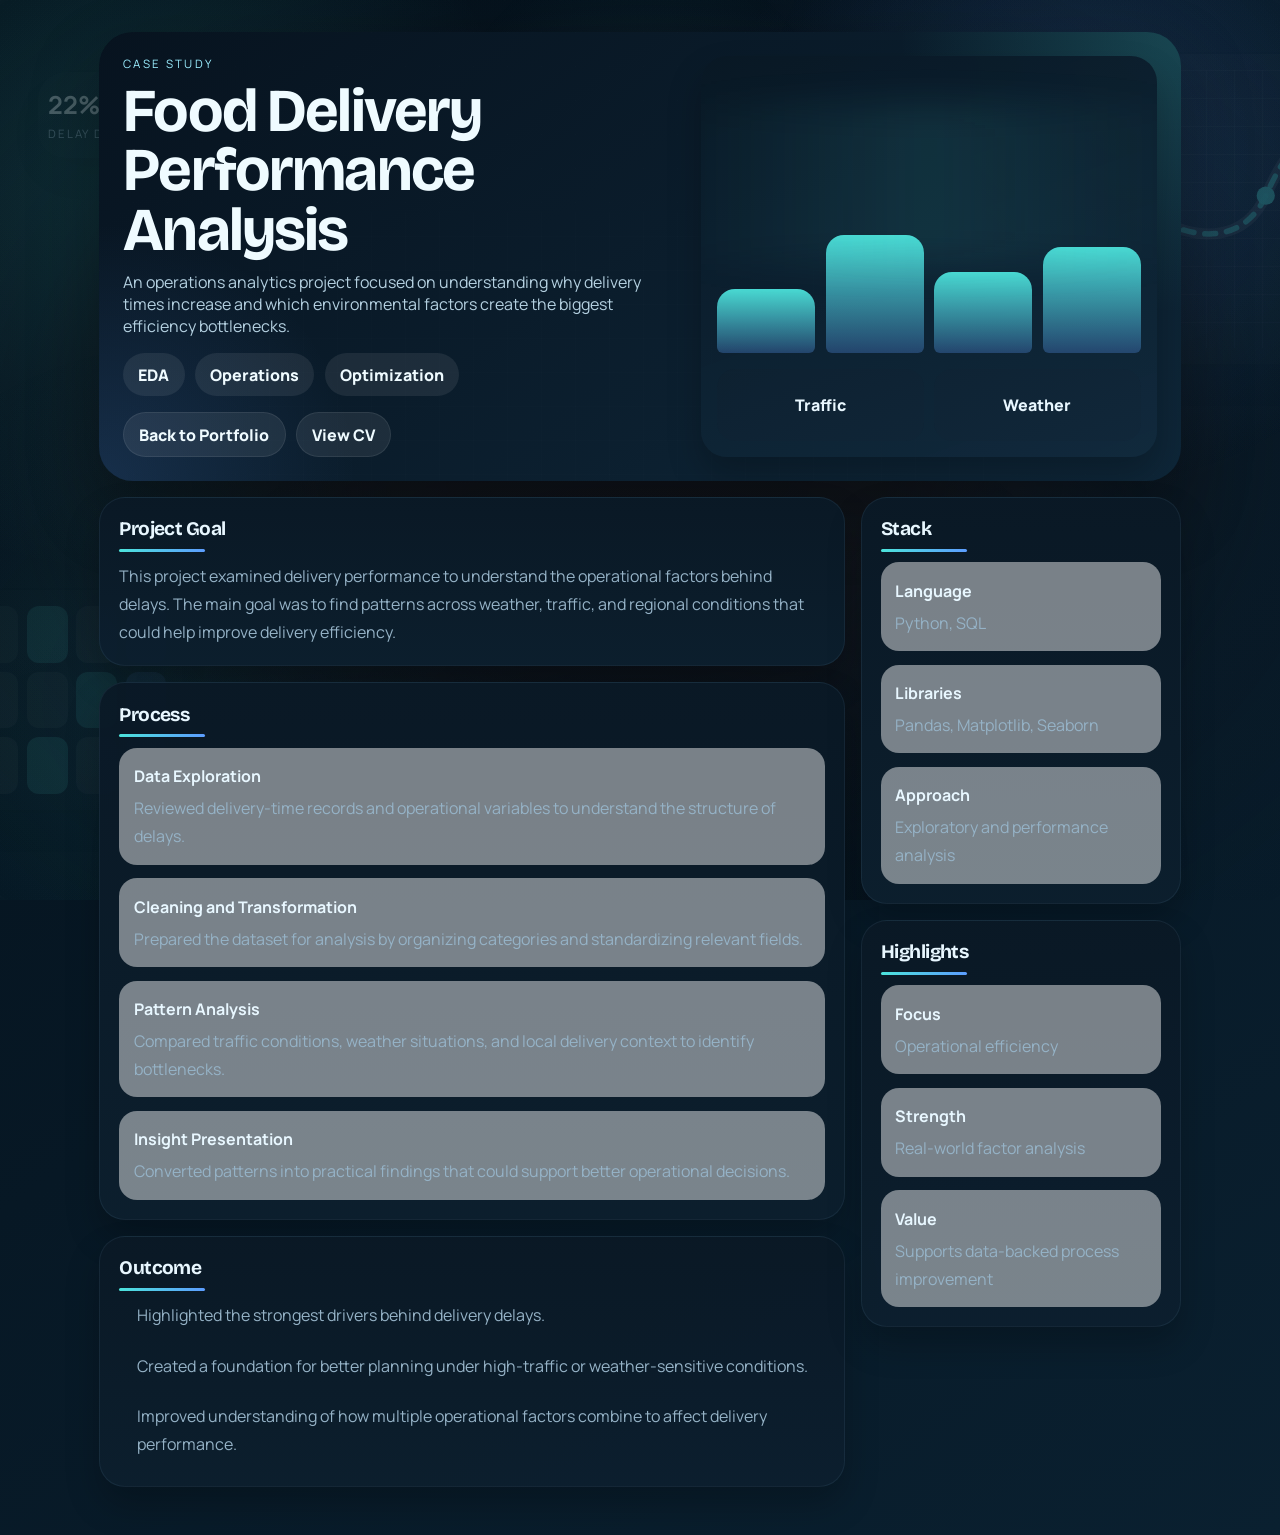
<file: project-delivery.html>
<!DOCTYPE html>
<html lang="en">
<head>
    <meta charset="UTF-8">
    <meta name="viewport" content="width=device-width, initial-scale=1.0">
    <title>Food Delivery Analysis | Dixit Jami</title>
    <link rel="preconnect" href="https://fonts.googleapis.com">
    <link rel="preconnect" href="https://fonts.gstatic.com" crossorigin>
    <link href="https://fonts.googleapis.com/css2?family=Bricolage+Grotesque:wght@500;600;700&family=Manrope:wght@400;500;600;700;800&display=swap" rel="stylesheet">
    <link rel="stylesheet" href="./project-detail.css">
</head>
<body
    class="viz-delivery"
    data-reveal-selector=".detail-hero, .hero-visual, .panel, .hero-actions a, .hero-tags .chip"
    data-tilt-selector=".panel"
    data-hero-selector=".detail-hero"
    data-hero-content-selector=".hero-visual"
    data-spark-count="16"
>
    <div class="page-bg" aria-hidden="true"></div>
    <div class="spark-layer" aria-hidden="true"></div>
    <div class="viz-bg" aria-hidden="true">
        <div class="viz-card route-board">
            <div class="mini-grid"></div>
            <svg viewBox="0 0 360 320" role="img">
                <path d="M44 60 C92 92, 84 138, 132 164 S228 186, 250 138 S290 62, 320 102"/>
                <path d="M44 60 C92 92, 84 138, 132 164 S228 186, 250 138 S290 62, 320 102"/>
                <circle cx="44" cy="60" r="10"/>
                <circle cx="132" cy="164" r="10"/>
                <circle cx="250" cy="138" r="10"/>
                <circle cx="320" cy="102" r="10"/>
            </svg>
        </div>
        <div class="viz-card delay-matrix">
            <div class="mini-heatmap">
                <span></span>
                <span></span>
                <span></span>
                <span></span>
                <span></span>
                <span></span>
                <span></span>
                <span></span>
                <span></span>
                <span></span>
                <span></span>
                <span></span>
            </div>
        </div>
        <div class="viz-card traffic-strip">
            <div>
                <strong>22%</strong>
                <span>Delay Driver Signal</span>
            </div>
        </div>
    </div>
    <main class="detail-shell">
        <section class="detail-hero">
            <div>
                <p class="eyebrow">Case Study</p>
                <h1>Food Delivery Performance Analysis</h1>
                <p class="hero-subtext">An operations analytics project focused on understanding why delivery times increase and which environmental factors create the biggest efficiency bottlenecks.</p>
                <div class="hero-tags">
                    <span class="chip">EDA</span>
                    <span class="chip">Operations</span>
                    <span class="chip">Optimization</span>
                </div>
                <div class="hero-actions">
                    <a href="./portfolio.html?skipIntro=1#projects">Back to Portfolio</a>
                    <a href="./cv.html">View CV</a>
                </div>
            </div>
            <div class="hero-visual">
                <div class="visual-bars">
                    <span style="height: 46%"></span>
                    <span style="height: 84%"></span>
                    <span style="height: 58%"></span>
                    <span style="height: 76%"></span>
                </div>
                <div class="visual-tiles">
                    <span>Traffic</span>
                    <span>Weather</span>
                </div>
            </div>
        </section>

        <section class="detail-grid">
            <div>
                <article class="panel">
                    <h2>Project Goal</h2>
                    <p>This project examined delivery performance to understand the operational factors behind delays. The main goal was to find patterns across weather, traffic, and regional conditions that could help improve delivery efficiency.</p>
                </article>
                <article class="panel">
                    <h2>Process</h2>
                    <ul class="timeline">
                        <li><strong>Data Exploration</strong>Reviewed delivery-time records and operational variables to understand the structure of delays.</li>
                        <li><strong>Cleaning and Transformation</strong>Prepared the dataset for analysis by organizing categories and standardizing relevant fields.</li>
                        <li><strong>Pattern Analysis</strong>Compared traffic conditions, weather situations, and local delivery context to identify bottlenecks.</li>
                        <li><strong>Insight Presentation</strong>Converted patterns into practical findings that could support better operational decisions.</li>
                    </ul>
                </article>
                <article class="panel">
                    <h2>Outcome</h2>
                    <ul class="bullet-list">
                        <li>Highlighted the strongest drivers behind delivery delays.</li>
                        <li>Created a foundation for better planning under high-traffic or weather-sensitive conditions.</li>
                        <li>Improved understanding of how multiple operational factors combine to affect delivery performance.</li>
                    </ul>
                </article>
            </div>
            <aside>
                <article class="panel">
                    <h2>Stack</h2>
                    <ul class="stack-list">
                        <li><strong>Language</strong>Python, SQL</li>
                        <li><strong>Libraries</strong>Pandas, Matplotlib, Seaborn</li>
                        <li><strong>Approach</strong>Exploratory and performance analysis</li>
                    </ul>
                </article>
                <article class="panel">
                    <h2>Highlights</h2>
                    <ul class="stats-list">
                        <li><strong>Focus</strong>Operational efficiency</li>
                        <li><strong>Strength</strong>Real-world factor analysis</li>
                        <li><strong>Value</strong>Supports data-backed process improvement</li>
                    </ul>
                </article>
            </aside>
        </section>
    </main>
    <script src="./ambient-motion.js"></script>
</body>
</html>
</file>
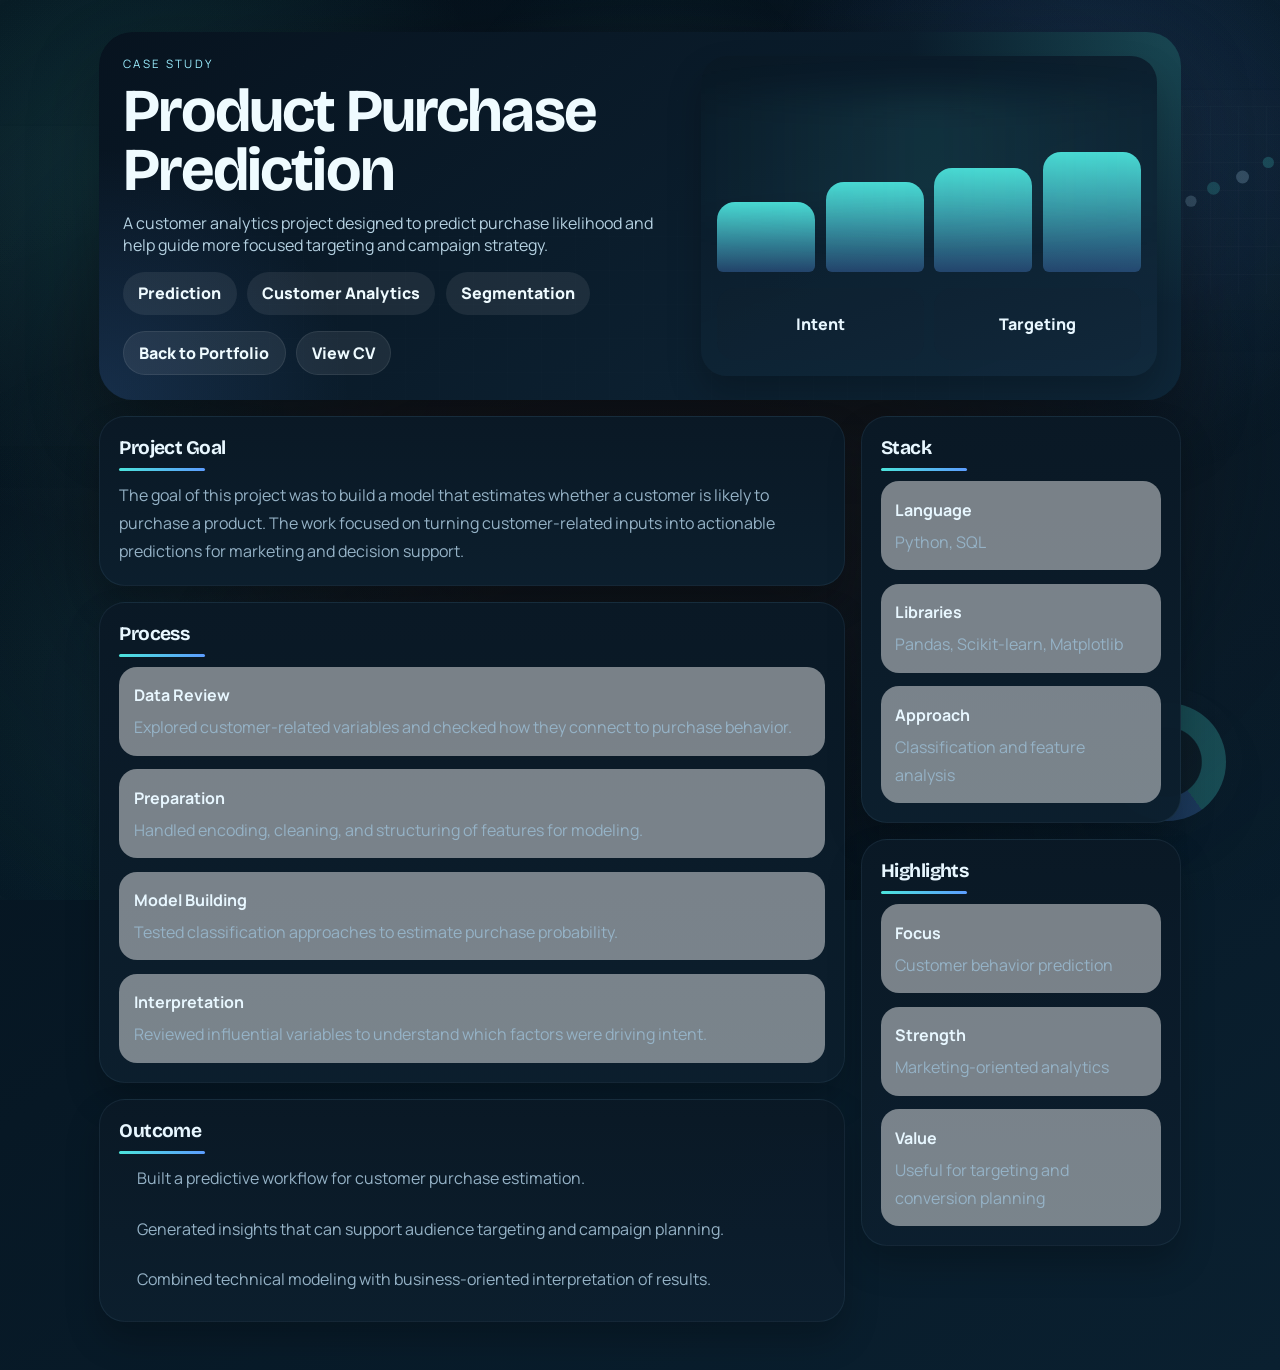
<file: project-purchase.html>
<!DOCTYPE html>
<html lang="en">
<head>
    <meta charset="UTF-8">
    <meta name="viewport" content="width=device-width, initial-scale=1.0">
    <title>Purchase Prediction | Dixit Jami</title>
    <link rel="preconnect" href="https://fonts.googleapis.com">
    <link rel="preconnect" href="https://fonts.gstatic.com" crossorigin>
    <link href="https://fonts.googleapis.com/css2?family=Bricolage+Grotesque:wght@500;600;700&family=Manrope:wght@400;500;600;700;800&display=swap" rel="stylesheet">
    <link rel="stylesheet" href="./project-detail.css">
</head>
<body
    class="viz-purchase"
    data-reveal-selector=".detail-hero, .hero-visual, .panel, .hero-actions a, .hero-tags .chip"
    data-tilt-selector=".panel"
    data-hero-selector=".detail-hero"
    data-hero-content-selector=".hero-visual"
    data-spark-count="16"
>
    <div class="page-bg" aria-hidden="true"></div>
    <div class="spark-layer" aria-hidden="true"></div>
    <div class="viz-bg" aria-hidden="true">
        <div class="viz-card funnel-stack">
            <div class="funnel-shape">
                <span></span>
                <span></span>
                <span></span>
                <span></span>
            </div>
        </div>
        <div class="viz-card scatter-card">
            <div class="mini-grid"></div>
            <svg viewBox="0 0 320 220" role="img">
                <circle cx="52" cy="170" r="8"/>
                <circle cx="88" cy="152" r="7"/>
                <circle cx="118" cy="132" r="8"/>
                <circle cx="150" cy="118" r="7"/>
                <circle cx="178" cy="102" r="8"/>
                <circle cx="214" cy="88" r="8"/>
                <circle cx="246" cy="70" r="7"/>
                <circle cx="276" cy="56" r="9"/>
            </svg>
        </div>
        <div class="viz-card conversion-ring">
            <div class="mini-donut"></div>
        </div>
    </div>
    <main class="detail-shell">
        <section class="detail-hero">
            <div>
                <p class="eyebrow">Case Study</p>
                <h1>Product Purchase Prediction</h1>
                <p class="hero-subtext">A customer analytics project designed to predict purchase likelihood and help guide more focused targeting and campaign strategy.</p>
                <div class="hero-tags">
                    <span class="chip">Prediction</span>
                    <span class="chip">Customer Analytics</span>
                    <span class="chip">Segmentation</span>
                </div>
                <div class="hero-actions">
                    <a href="./portfolio.html?skipIntro=1#projects">Back to Portfolio</a>
                    <a href="./cv.html">View CV</a>
                </div>
            </div>
            <div class="hero-visual">
                <div class="visual-bars">
                    <span style="height: 50%"></span>
                    <span style="height: 64%"></span>
                    <span style="height: 74%"></span>
                    <span style="height: 86%"></span>
                </div>
                <div class="visual-tiles">
                    <span>Intent</span>
                    <span>Targeting</span>
                </div>
            </div>
        </section>

        <section class="detail-grid">
            <div>
                <article class="panel">
                    <h2>Project Goal</h2>
                    <p>The goal of this project was to build a model that estimates whether a customer is likely to purchase a product. The work focused on turning customer-related inputs into actionable predictions for marketing and decision support.</p>
                </article>
                <article class="panel">
                    <h2>Process</h2>
                    <ul class="timeline">
                        <li><strong>Data Review</strong>Explored customer-related variables and checked how they connect to purchase behavior.</li>
                        <li><strong>Preparation</strong>Handled encoding, cleaning, and structuring of features for modeling.</li>
                        <li><strong>Model Building</strong>Tested classification approaches to estimate purchase probability.</li>
                        <li><strong>Interpretation</strong>Reviewed influential variables to understand which factors were driving intent.</li>
                    </ul>
                </article>
                <article class="panel">
                    <h2>Outcome</h2>
                    <ul class="bullet-list">
                        <li>Built a predictive workflow for customer purchase estimation.</li>
                        <li>Generated insights that can support audience targeting and campaign planning.</li>
                        <li>Combined technical modeling with business-oriented interpretation of results.</li>
                    </ul>
                </article>
            </div>
            <aside>
                <article class="panel">
                    <h2>Stack</h2>
                    <ul class="stack-list">
                        <li><strong>Language</strong>Python, SQL</li>
                        <li><strong>Libraries</strong>Pandas, Scikit-learn, Matplotlib</li>
                        <li><strong>Approach</strong>Classification and feature analysis</li>
                    </ul>
                </article>
                <article class="panel">
                    <h2>Highlights</h2>
                    <ul class="stats-list">
                        <li><strong>Focus</strong>Customer behavior prediction</li>
                        <li><strong>Strength</strong>Marketing-oriented analytics</li>
                        <li><strong>Value</strong>Useful for targeting and conversion planning</li>
                    </ul>
                </article>
            </aside>
        </section>
    </main>
    <script src="./ambient-motion.js"></script>
</body>
</html>
</file>
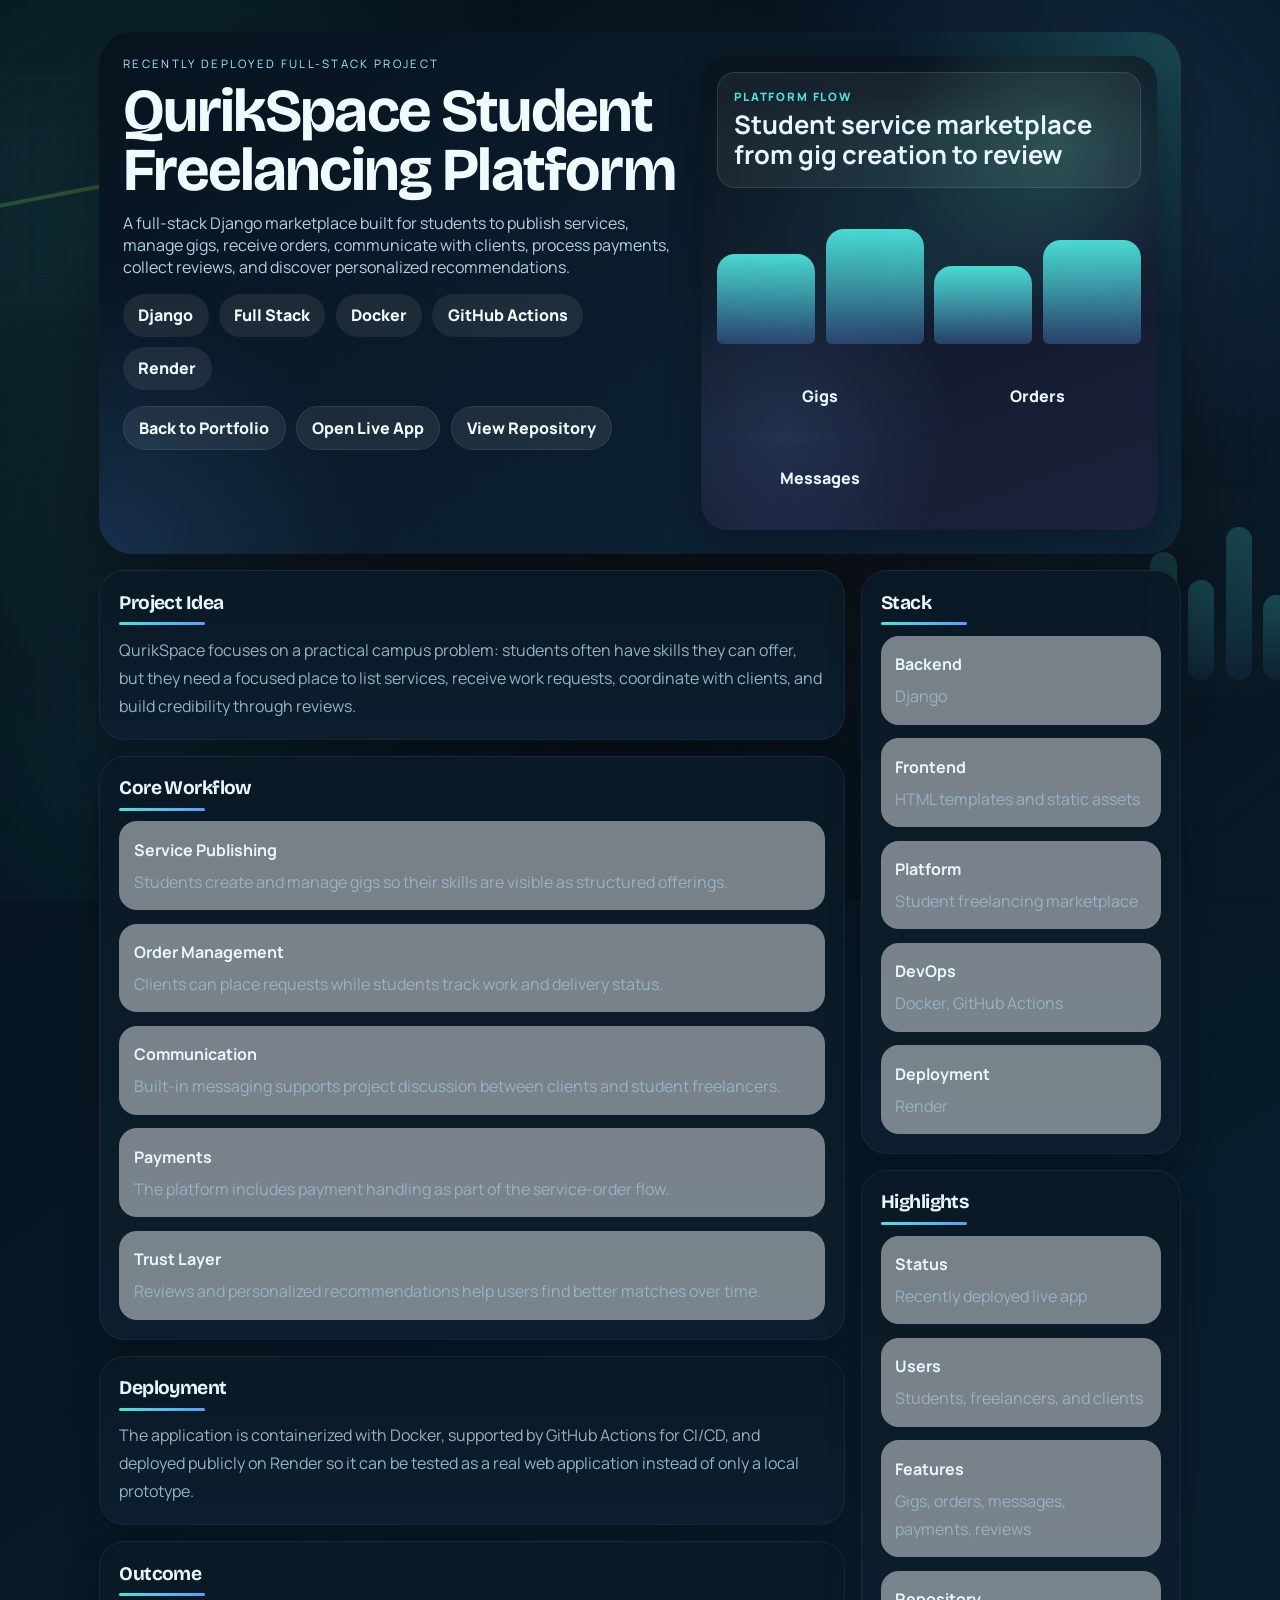
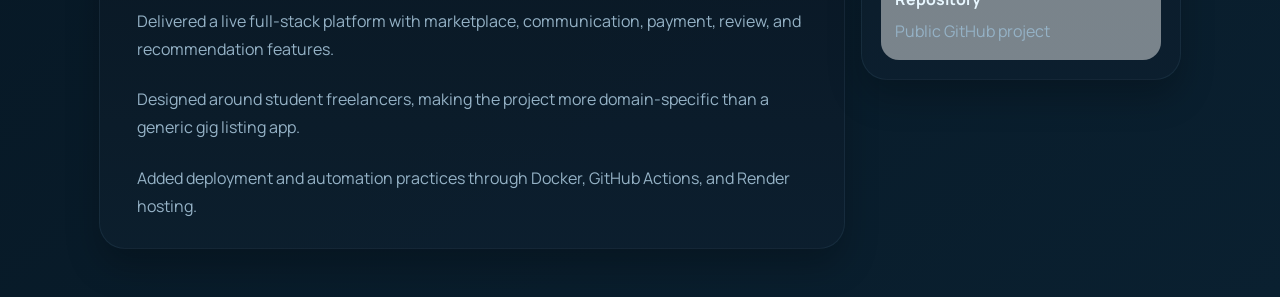
<file: project-qurikspace.html>
<!DOCTYPE html>
<html lang="en">
<head>
    <meta charset="UTF-8">
    <meta name="viewport" content="width=device-width, initial-scale=1.0">
    <title>QurikSpace Student Freelancing Platform | Dixit Jami</title>
    <link rel="preconnect" href="https://fonts.googleapis.com">
    <link rel="preconnect" href="https://fonts.gstatic.com" crossorigin>
    <link href="https://fonts.googleapis.com/css2?family=Bricolage+Grotesque:wght@500;600;700&family=Manrope:wght@400;500;600;700;800&display=swap" rel="stylesheet">
    <link rel="stylesheet" href="./project-detail.css">
</head>
<body
    class="viz-qurikspace"
    data-reveal-selector=".detail-hero, .hero-visual, .panel, .hero-actions a, .hero-tags .chip"
    data-tilt-selector=".panel"
    data-hero-selector=".detail-hero"
    data-hero-content-selector=".hero-visual"
    data-spark-count="20"
>
    <div class="page-bg" aria-hidden="true"></div>
    <div class="spark-layer" aria-hidden="true"></div>
    <div class="viz-bg" aria-hidden="true">
        <div class="viz-card traffic-map-card">
            <div class="mini-grid"></div>
        </div>
        <div class="viz-card traffic-bars-card">
            <div class="mini-bars">
                <span></span>
                <span></span>
                <span></span>
                <span></span>
                <span></span>
            </div>
        </div>
        <div class="viz-card traffic-kpi">
            <div>
                <strong>Live</strong>
                <span>Render App</span>
            </div>
        </div>
    </div>
    <main class="detail-shell">
        <section class="detail-hero">
            <div>
                <p class="eyebrow">Recently Deployed Full-Stack Project</p>
                <h1>QurikSpace Student Freelancing Platform</h1>
                <p class="hero-subtext">A full-stack Django marketplace built for students to publish services, manage gigs, receive orders, communicate with clients, process payments, collect reviews, and discover personalized recommendations.</p>
                <div class="hero-tags">
                    <span class="chip">Django</span>
                    <span class="chip">Full Stack</span>
                    <span class="chip">Docker</span>
                    <span class="chip">GitHub Actions</span>
                    <span class="chip">Render</span>
                </div>
                <div class="hero-actions">
                    <a href="./portfolio.html?skipIntro=1#projects">Back to Portfolio</a>
                    <a href="https://qurikspace-student-freelancing-platform.onrender.com/" target="_blank" rel="noopener noreferrer">Open Live App</a>
                    <a href="https://github.com/Dixitjami/QurikSpace-Student-Freelancing-Platform" target="_blank" rel="noopener noreferrer">View Repository</a>
                </div>
            </div>
            <div class="hero-visual hero-visual-qurikspace">
                <div class="intent-card">
                    <span>Platform Flow</span>
                    <strong>Student service marketplace from gig creation to review</strong>
                </div>
                <div class="visual-bars">
                    <span style="height: 64%"></span>
                    <span style="height: 82%"></span>
                    <span style="height: 56%"></span>
                    <span style="height: 74%"></span>
                </div>
                <div class="visual-tiles">
                    <span>Gigs</span>
                    <span>Orders</span>
                    <span>Messages</span>
                </div>
            </div>
        </section>

        <section class="detail-grid">
            <div>
                <article class="panel">
                    <h2>Project Idea</h2>
                    <p>QurikSpace focuses on a practical campus problem: students often have skills they can offer, but they need a focused place to list services, receive work requests, coordinate with clients, and build credibility through reviews.</p>
                </article>
                <article class="panel">
                    <h2>Core Workflow</h2>
                    <ul class="timeline">
                        <li><strong>Service Publishing</strong>Students create and manage gigs so their skills are visible as structured offerings.</li>
                        <li><strong>Order Management</strong>Clients can place requests while students track work and delivery status.</li>
                        <li><strong>Communication</strong>Built-in messaging supports project discussion between clients and student freelancers.</li>
                        <li><strong>Payments</strong>The platform includes payment handling as part of the service-order flow.</li>
                        <li><strong>Trust Layer</strong>Reviews and personalized recommendations help users find better matches over time.</li>
                    </ul>
                </article>
                <article class="panel">
                    <h2>Deployment</h2>
                    <p>The application is containerized with Docker, supported by GitHub Actions for CI/CD, and deployed publicly on Render so it can be tested as a real web application instead of only a local prototype.</p>
                </article>
                <article class="panel">
                    <h2>Outcome</h2>
                    <ul class="bullet-list">
                        <li>Delivered a live full-stack platform with marketplace, communication, payment, review, and recommendation features.</li>
                        <li>Designed around student freelancers, making the project more domain-specific than a generic gig listing app.</li>
                        <li>Added deployment and automation practices through Docker, GitHub Actions, and Render hosting.</li>
                    </ul>
                </article>
            </div>
            <aside>
                <article class="panel">
                    <h2>Stack</h2>
                    <ul class="stack-list">
                        <li><strong>Backend</strong>Django</li>
                        <li><strong>Frontend</strong>HTML templates and static assets</li>
                        <li><strong>Platform</strong>Student freelancing marketplace</li>
                        <li><strong>DevOps</strong>Docker, GitHub Actions</li>
                        <li><strong>Deployment</strong>Render</li>
                    </ul>
                </article>
                <article class="panel">
                    <h2>Highlights</h2>
                    <ul class="stats-list">
                        <li><strong>Status</strong>Recently deployed live app</li>
                        <li><strong>Users</strong>Students, freelancers, and clients</li>
                        <li><strong>Features</strong>Gigs, orders, messages, payments, reviews</li>
                        <li><strong>Repository</strong>Public GitHub project</li>
                    </ul>
                </article>
            </aside>
        </section>
    </main>
    <script src="./ambient-motion.js"></script>
</body>
</html>
</file>
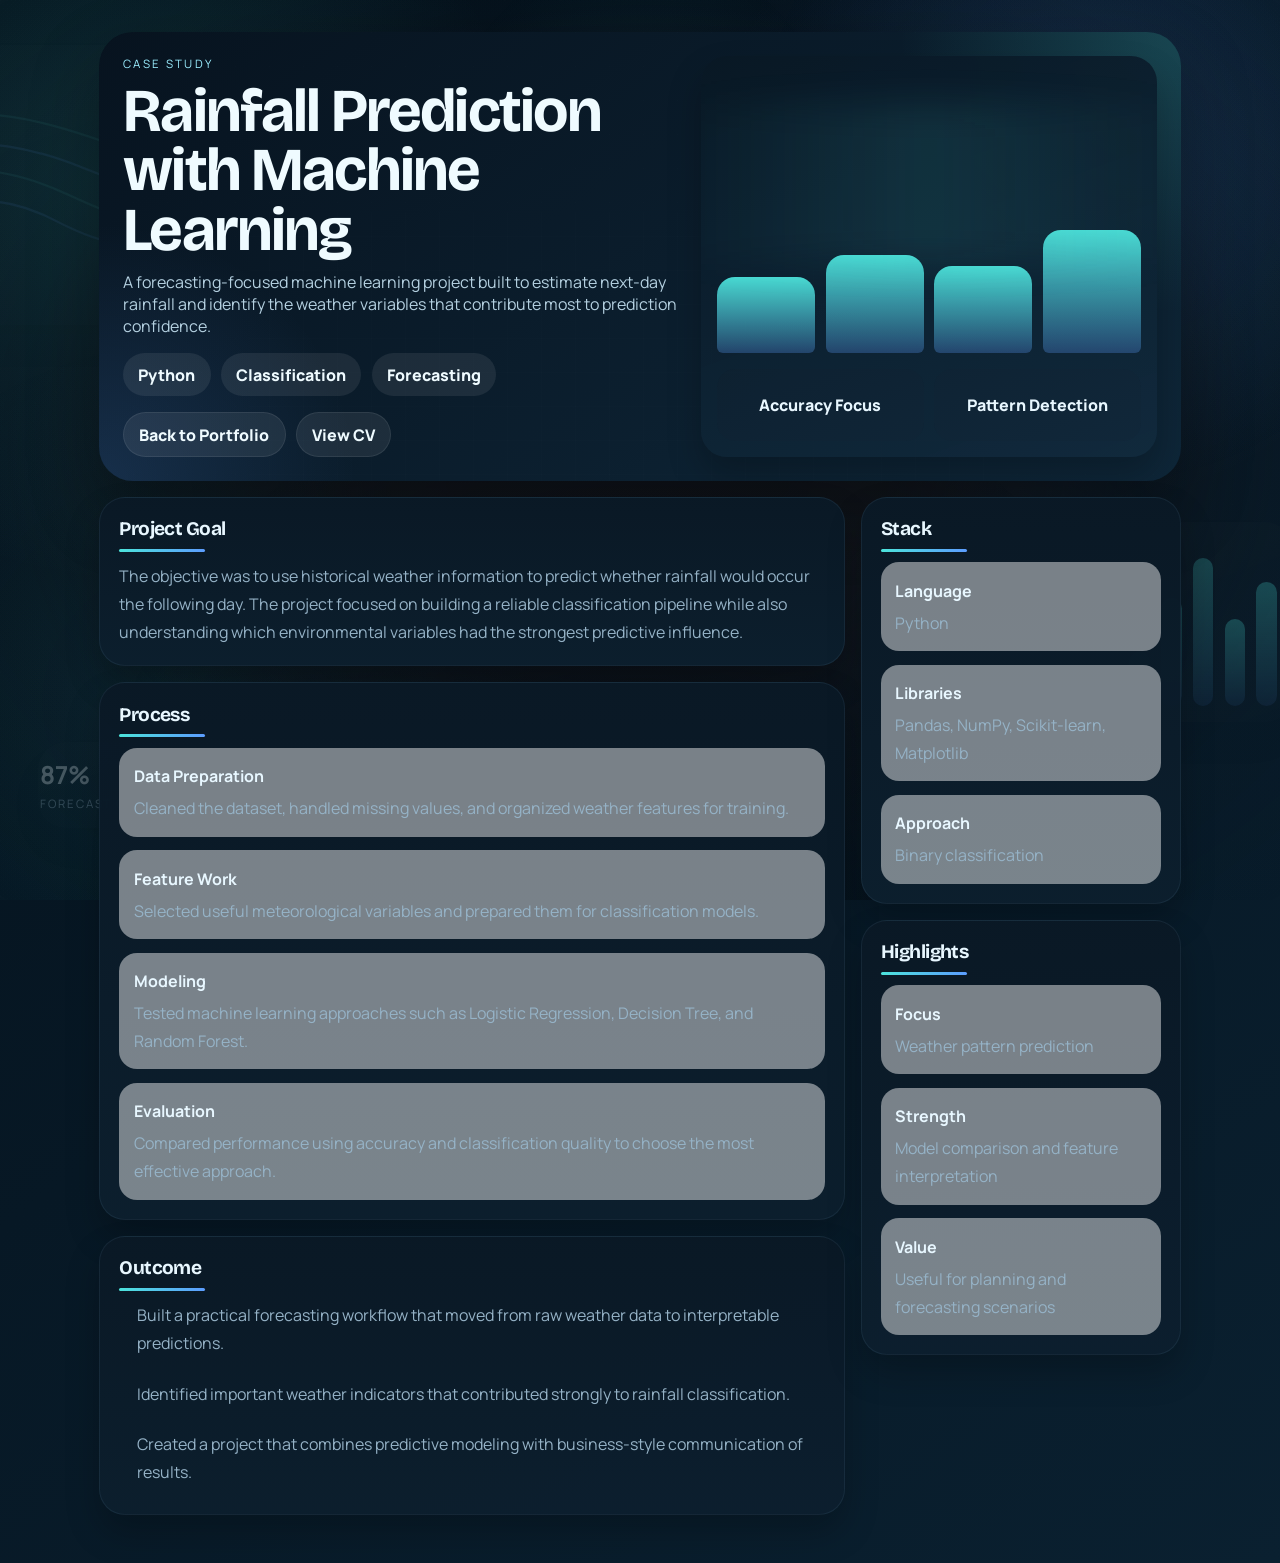
<file: project-rainfall.html>
<!DOCTYPE html>
<html lang="en">
<head>
    <meta charset="UTF-8">
    <meta name="viewport" content="width=device-width, initial-scale=1.0">
    <title>Rainfall Prediction | Dixit Jami</title>
    <link rel="preconnect" href="https://fonts.googleapis.com">
    <link rel="preconnect" href="https://fonts.gstatic.com" crossorigin>
    <link href="https://fonts.googleapis.com/css2?family=Bricolage+Grotesque:wght@500;600;700&family=Manrope:wght@400;500;600;700;800&display=swap" rel="stylesheet">
    <link rel="stylesheet" href="./project-detail.css">
</head>
<body
    class="viz-rainfall"
    data-reveal-selector=".detail-hero, .hero-visual, .panel, .hero-actions a, .hero-tags .chip"
    data-tilt-selector=".panel"
    data-hero-selector=".detail-hero"
    data-hero-content-selector=".hero-visual"
    data-spark-count="16"
>
    <div class="page-bg" aria-hidden="true"></div>
    <div class="spark-layer" aria-hidden="true"></div>
    <div class="viz-bg" aria-hidden="true">
        <div class="viz-card rainfall-surface">
            <svg viewBox="0 0 520 300" role="img">
                <path d="M20 192 C88 146, 154 146, 212 176 S328 226, 420 174 S484 126, 500 140"/>
                <path d="M16 162 C92 108, 154 114, 228 148 S348 200, 424 152 S490 96, 504 104"/>
                <path d="M12 126 C92 76, 168 88, 244 118 S348 160, 434 118 S494 70, 506 74"/>
                <path d="M10 88 C98 42, 176 58, 252 84 S362 118, 442 82 S496 42, 508 46"/>
            </svg>
        </div>
        <div class="viz-card rainfall-columns">
            <div class="mini-bars">
                <span></span>
                <span></span>
                <span></span>
                <span></span>
                <span></span>
            </div>
        </div>
        <div class="viz-card rainfall-kpi">
            <div>
                <strong>87%</strong>
                <span>Forecast Confidence</span>
            </div>
        </div>
    </div>
    <main class="detail-shell">
        <section class="detail-hero">
            <div>
                <p class="eyebrow">Case Study</p>
                <h1>Rainfall Prediction with Machine Learning</h1>
                <p class="hero-subtext">A forecasting-focused machine learning project built to estimate next-day rainfall and identify the weather variables that contribute most to prediction confidence.</p>
                <div class="hero-tags">
                    <span class="chip">Python</span>
                    <span class="chip">Classification</span>
                    <span class="chip">Forecasting</span>
                </div>
                <div class="hero-actions">
                    <a href="./portfolio.html?skipIntro=1#projects">Back to Portfolio</a>
                    <a href="./cv.html">View CV</a>
                </div>
            </div>
            <div class="hero-visual">
                <div class="visual-bars">
                    <span style="height: 54%"></span>
                    <span style="height: 70%"></span>
                    <span style="height: 62%"></span>
                    <span style="height: 88%"></span>
                </div>
                <div class="visual-tiles">
                    <span>Accuracy Focus</span>
                    <span>Pattern Detection</span>
                </div>
            </div>
        </section>

        <section class="detail-grid">
            <div>
                <article class="panel">
                    <h2>Project Goal</h2>
                    <p>The objective was to use historical weather information to predict whether rainfall would occur the following day. The project focused on building a reliable classification pipeline while also understanding which environmental variables had the strongest predictive influence.</p>
                </article>
                <article class="panel">
                    <h2>Process</h2>
                    <ul class="timeline">
                        <li><strong>Data Preparation</strong>Cleaned the dataset, handled missing values, and organized weather features for training.</li>
                        <li><strong>Feature Work</strong>Selected useful meteorological variables and prepared them for classification models.</li>
                        <li><strong>Modeling</strong>Tested machine learning approaches such as Logistic Regression, Decision Tree, and Random Forest.</li>
                        <li><strong>Evaluation</strong>Compared performance using accuracy and classification quality to choose the most effective approach.</li>
                    </ul>
                </article>
                <article class="panel">
                    <h2>Outcome</h2>
                    <ul class="bullet-list">
                        <li>Built a practical forecasting workflow that moved from raw weather data to interpretable predictions.</li>
                        <li>Identified important weather indicators that contributed strongly to rainfall classification.</li>
                        <li>Created a project that combines predictive modeling with business-style communication of results.</li>
                    </ul>
                </article>
            </div>
            <aside>
                <article class="panel">
                    <h2>Stack</h2>
                    <ul class="stack-list">
                        <li><strong>Language</strong>Python</li>
                        <li><strong>Libraries</strong>Pandas, NumPy, Scikit-learn, Matplotlib</li>
                        <li><strong>Approach</strong>Binary classification</li>
                    </ul>
                </article>
                <article class="panel">
                    <h2>Highlights</h2>
                    <ul class="stats-list">
                        <li><strong>Focus</strong>Weather pattern prediction</li>
                        <li><strong>Strength</strong>Model comparison and feature interpretation</li>
                        <li><strong>Value</strong>Useful for planning and forecasting scenarios</li>
                    </ul>
                </article>
            </aside>
        </section>
    </main>
    <script src="./ambient-motion.js"></script>
</body>
</html>
</file>
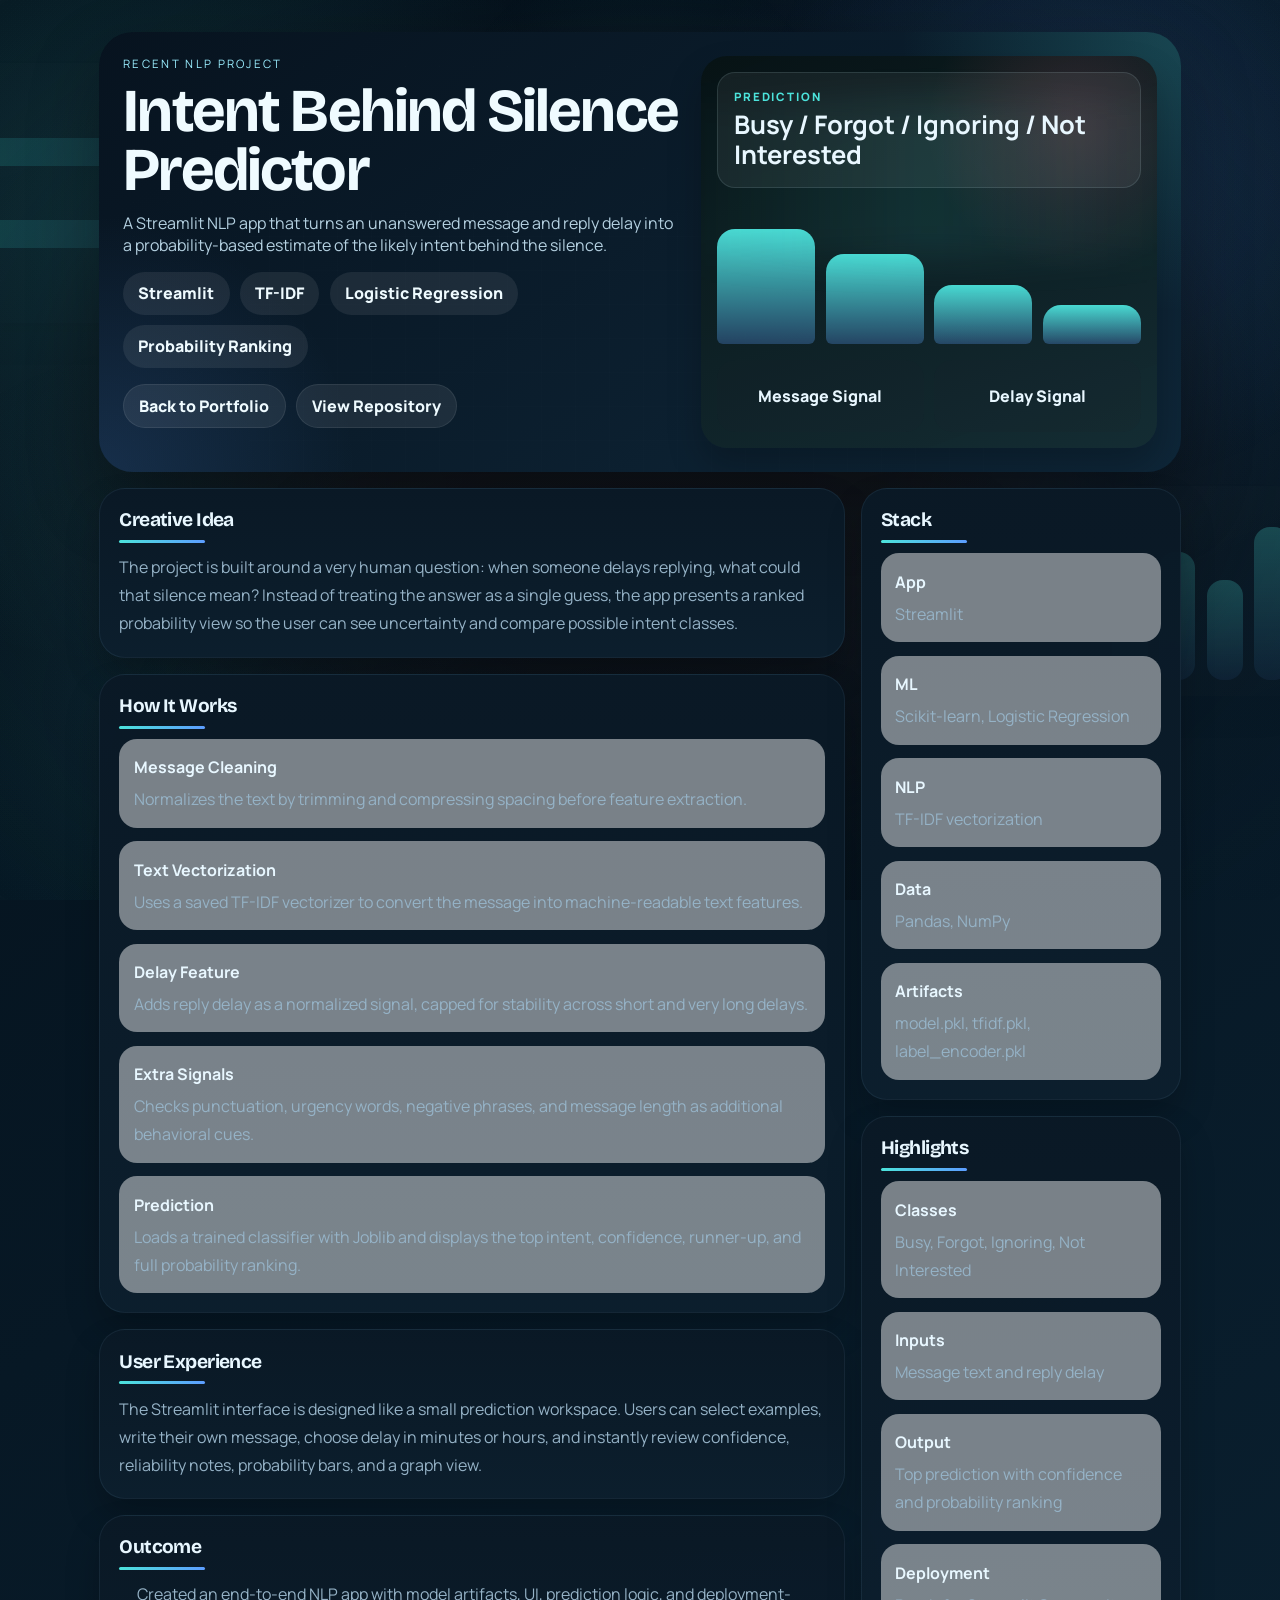
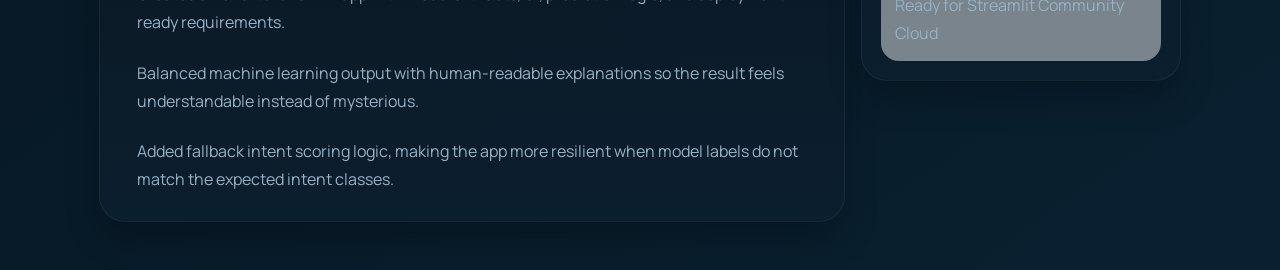
<file: project-silence.html>
<!DOCTYPE html>
<html lang="en">
<head>
    <meta charset="UTF-8">
    <meta name="viewport" content="width=device-width, initial-scale=1.0">
    <title>Intent Behind Silence Predictor | Dixit Jami</title>
    <link rel="preconnect" href="https://fonts.googleapis.com">
    <link rel="preconnect" href="https://fonts.gstatic.com" crossorigin>
    <link href="https://fonts.googleapis.com/css2?family=Bricolage+Grotesque:wght@500;600;700&family=Manrope:wght@400;500;600;700;800&display=swap" rel="stylesheet">
    <link rel="stylesheet" href="./project-detail.css">
</head>
<body
    class="viz-silence"
    data-reveal-selector=".detail-hero, .hero-visual, .panel, .hero-actions a, .hero-tags .chip"
    data-tilt-selector=".panel"
    data-hero-selector=".detail-hero"
    data-hero-content-selector=".hero-visual"
    data-spark-count="18"
>
    <div class="page-bg" aria-hidden="true"></div>
    <div class="spark-layer" aria-hidden="true"></div>
    <div class="viz-bg" aria-hidden="true">
        <div class="viz-card silence-chat-card">
            <div class="mini-chat">
                <span></span>
                <span></span>
                <span></span>
            </div>
        </div>
        <div class="viz-card silence-prob-card">
            <div class="mini-bars">
                <span></span>
                <span></span>
                <span></span>
                <span></span>
            </div>
        </div>
        <div class="viz-card silence-kpi">
            <div>
                <strong>4</strong>
                <span>Intent Classes</span>
            </div>
        </div>
    </div>
    <main class="detail-shell">
        <section class="detail-hero">
            <div>
                <p class="eyebrow">Recent NLP Project</p>
                <h1>Intent Behind Silence Predictor</h1>
                <p class="hero-subtext">A Streamlit NLP app that turns an unanswered message and reply delay into a probability-based estimate of the likely intent behind the silence.</p>
                <div class="hero-tags">
                    <span class="chip">Streamlit</span>
                    <span class="chip">TF-IDF</span>
                    <span class="chip">Logistic Regression</span>
                    <span class="chip">Probability Ranking</span>
                </div>
                <div class="hero-actions">
                    <a href="./portfolio.html?skipIntro=1#projects">Back to Portfolio</a>
                    <a href="https://github.com/Dixitjami/intent-behind-silence-predictor" target="_blank" rel="noopener noreferrer">View Repository</a>
                </div>
            </div>
            <div class="hero-visual hero-visual-nlp">
                <div class="intent-card">
                    <span>Prediction</span>
                    <strong>Busy / Forgot / Ignoring / Not Interested</strong>
                </div>
                <div class="visual-bars">
                    <span style="height: 82%"></span>
                    <span style="height: 64%"></span>
                    <span style="height: 42%"></span>
                    <span style="height: 28%"></span>
                </div>
                <div class="visual-tiles">
                    <span>Message Signal</span>
                    <span>Delay Signal</span>
                </div>
            </div>
        </section>

        <section class="detail-grid">
            <div>
                <article class="panel">
                    <h2>Creative Idea</h2>
                    <p>The project is built around a very human question: when someone delays replying, what could that silence mean? Instead of treating the answer as a single guess, the app presents a ranked probability view so the user can see uncertainty and compare possible intent classes.</p>
                </article>
                <article class="panel">
                    <h2>How It Works</h2>
                    <ul class="timeline">
                        <li><strong>Message Cleaning</strong>Normalizes the text by trimming and compressing spacing before feature extraction.</li>
                        <li><strong>Text Vectorization</strong>Uses a saved TF-IDF vectorizer to convert the message into machine-readable text features.</li>
                        <li><strong>Delay Feature</strong>Adds reply delay as a normalized signal, capped for stability across short and very long delays.</li>
                        <li><strong>Extra Signals</strong>Checks punctuation, urgency words, negative phrases, and message length as additional behavioral cues.</li>
                        <li><strong>Prediction</strong>Loads a trained classifier with Joblib and displays the top intent, confidence, runner-up, and full probability ranking.</li>
                    </ul>
                </article>
                <article class="panel">
                    <h2>User Experience</h2>
                    <p>The Streamlit interface is designed like a small prediction workspace. Users can select examples, write their own message, choose delay in minutes or hours, and instantly review confidence, reliability notes, probability bars, and a graph view.</p>
                </article>
                <article class="panel">
                    <h2>Outcome</h2>
                    <ul class="bullet-list">
                        <li>Created an end-to-end NLP app with model artifacts, UI, prediction logic, and deployment-ready requirements.</li>
                        <li>Balanced machine learning output with human-readable explanations so the result feels understandable instead of mysterious.</li>
                        <li>Added fallback intent scoring logic, making the app more resilient when model labels do not match the expected intent classes.</li>
                    </ul>
                </article>
            </div>
            <aside>
                <article class="panel">
                    <h2>Stack</h2>
                    <ul class="stack-list">
                        <li><strong>App</strong>Streamlit</li>
                        <li><strong>ML</strong>Scikit-learn, Logistic Regression</li>
                        <li><strong>NLP</strong>TF-IDF vectorization</li>
                        <li><strong>Data</strong>Pandas, NumPy</li>
                        <li><strong>Artifacts</strong>model.pkl, tfidf.pkl, label_encoder.pkl</li>
                    </ul>
                </article>
                <article class="panel">
                    <h2>Highlights</h2>
                    <ul class="stats-list">
                        <li><strong>Classes</strong>Busy, Forgot, Ignoring, Not Interested</li>
                        <li><strong>Inputs</strong>Message text and reply delay</li>
                        <li><strong>Output</strong>Top prediction with confidence and probability ranking</li>
                        <li><strong>Deployment</strong>Ready for Streamlit Community Cloud</li>
                    </ul>
                </article>
            </aside>
        </section>
    </main>
    <script src="./ambient-motion.js"></script>
</body>
</html>
</file>
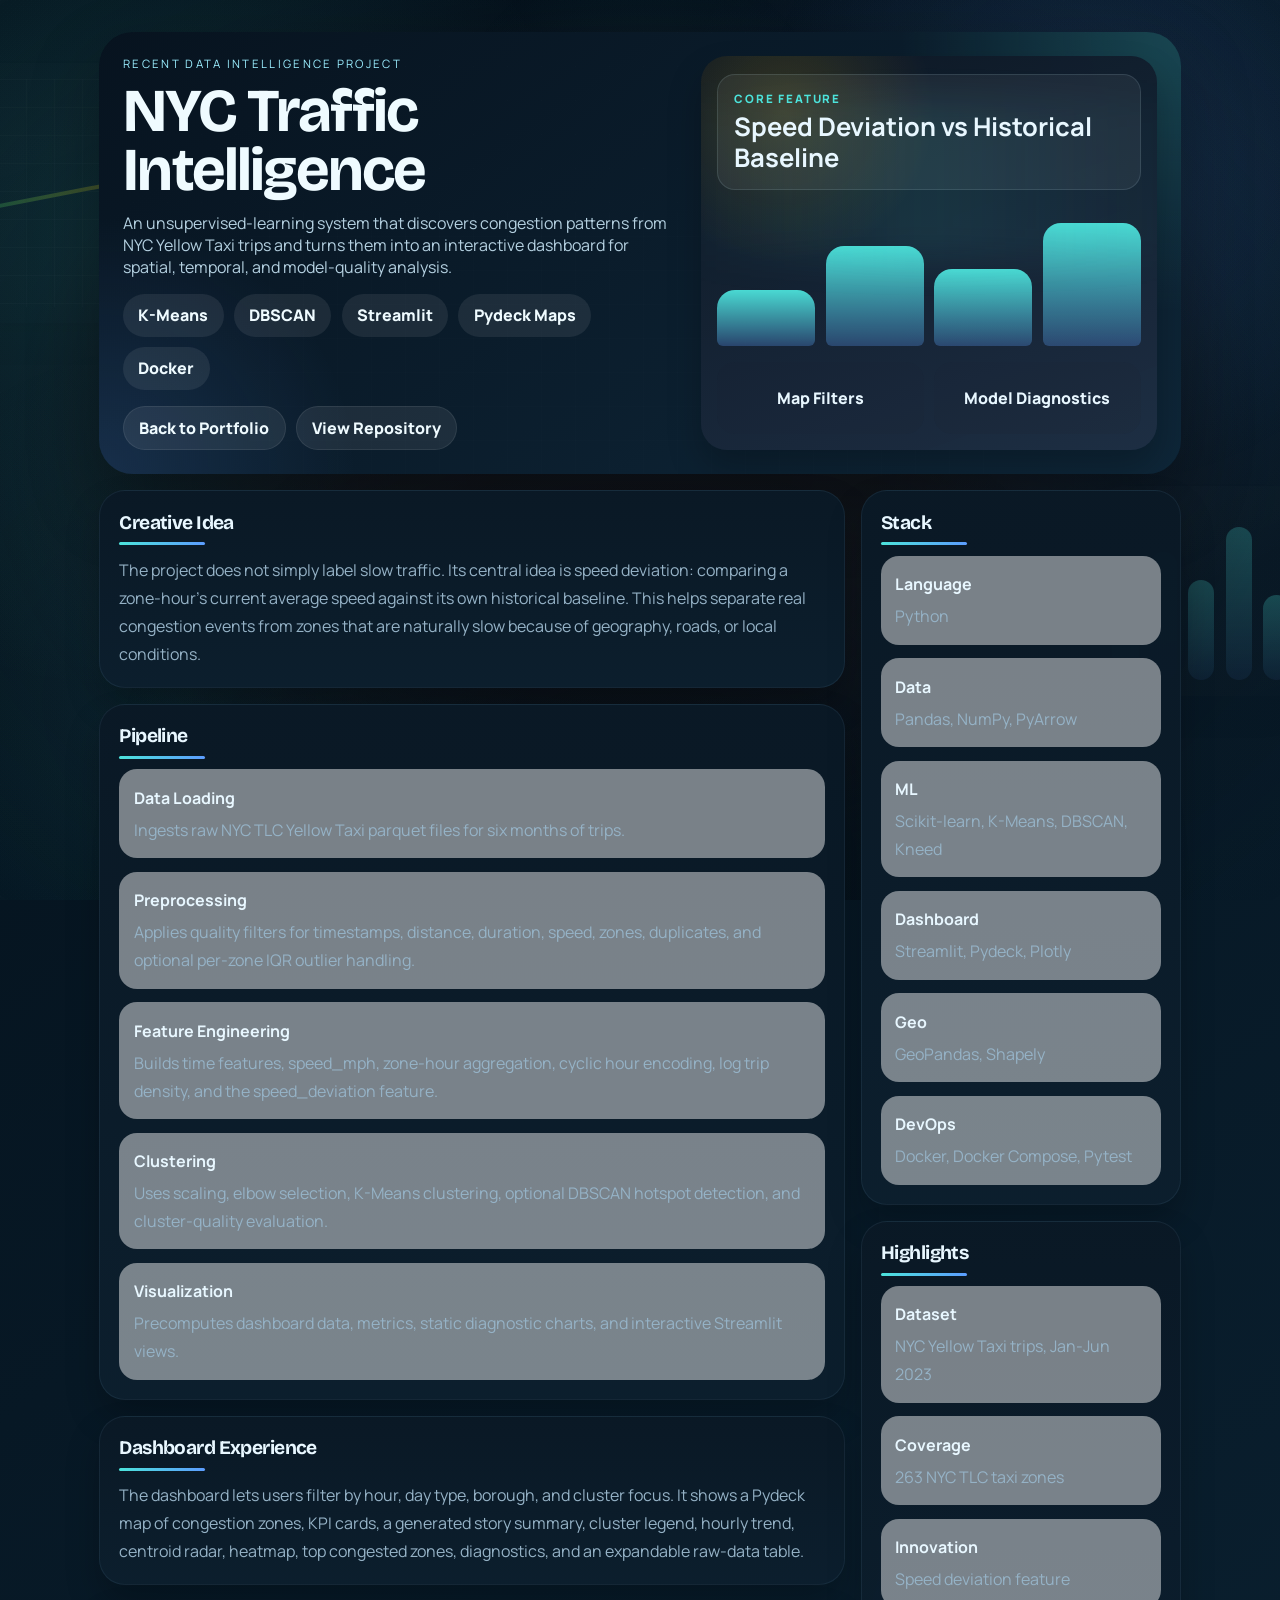
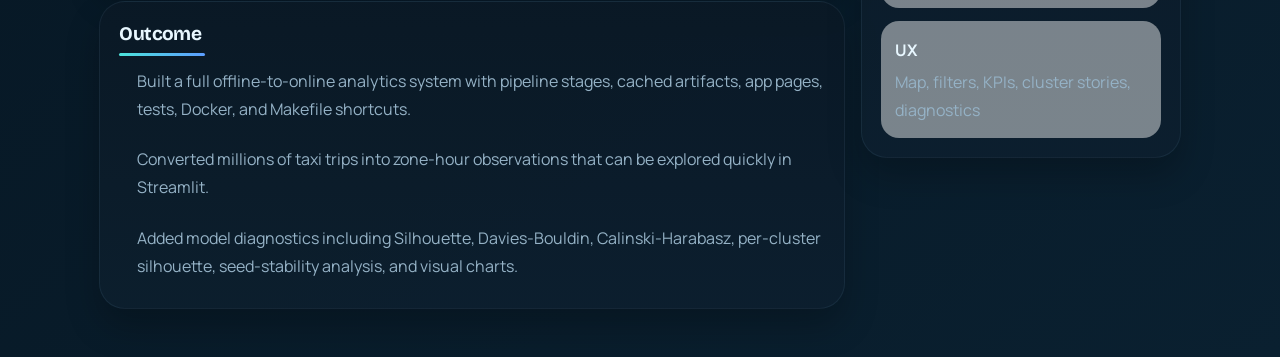
<file: project-traffic.html>
<!DOCTYPE html>
<html lang="en">
<head>
    <meta charset="UTF-8">
    <meta name="viewport" content="width=device-width, initial-scale=1.0">
    <title>NYC Traffic Intelligence | Dixit Jami</title>
    <link rel="preconnect" href="https://fonts.googleapis.com">
    <link rel="preconnect" href="https://fonts.gstatic.com" crossorigin>
    <link href="https://fonts.googleapis.com/css2?family=Bricolage+Grotesque:wght@500;600;700&family=Manrope:wght@400;500;600;700;800&display=swap" rel="stylesheet">
    <link rel="stylesheet" href="./project-detail.css">
</head>
<body
    class="viz-traffic"
    data-reveal-selector=".detail-hero, .hero-visual, .panel, .hero-actions a, .hero-tags .chip"
    data-tilt-selector=".panel"
    data-hero-selector=".detail-hero"
    data-hero-content-selector=".hero-visual"
    data-spark-count="20"
>
    <div class="page-bg" aria-hidden="true"></div>
    <div class="spark-layer" aria-hidden="true"></div>
    <div class="viz-bg" aria-hidden="true">
        <div class="viz-card traffic-map-card">
            <div class="mini-grid"></div>
        </div>
        <div class="viz-card traffic-bars-card">
            <div class="mini-bars">
                <span></span>
                <span></span>
                <span></span>
                <span></span>
                <span></span>
            </div>
        </div>
        <div class="viz-card traffic-kpi">
            <div>
                <strong>263</strong>
                <span>TLC Zones</span>
            </div>
        </div>
    </div>
    <main class="detail-shell">
        <section class="detail-hero">
            <div>
                <p class="eyebrow">Recent Data Intelligence Project</p>
                <h1>NYC Traffic Intelligence</h1>
                <p class="hero-subtext">An unsupervised-learning system that discovers congestion patterns from NYC Yellow Taxi trips and turns them into an interactive dashboard for spatial, temporal, and model-quality analysis.</p>
                <div class="hero-tags">
                    <span class="chip">K-Means</span>
                    <span class="chip">DBSCAN</span>
                    <span class="chip">Streamlit</span>
                    <span class="chip">Pydeck Maps</span>
                    <span class="chip">Docker</span>
                </div>
                <div class="hero-actions">
                    <a href="./portfolio.html?skipIntro=1#projects">Back to Portfolio</a>
                    <a href="https://github.com/Dixitjami/NYC-Traffic-Intelligence" target="_blank" rel="noopener noreferrer">View Repository</a>
                </div>
            </div>
            <div class="hero-visual hero-visual-traffic">
                <div class="intent-card">
                    <span>Core Feature</span>
                    <strong>Speed Deviation vs Historical Baseline</strong>
                </div>
                <div class="visual-bars">
                    <span style="height: 40%"></span>
                    <span style="height: 72%"></span>
                    <span style="height: 55%"></span>
                    <span style="height: 88%"></span>
                </div>
                <div class="visual-tiles">
                    <span>Map Filters</span>
                    <span>Model Diagnostics</span>
                </div>
            </div>
        </section>

        <section class="detail-grid">
            <div>
                <article class="panel">
                    <h2>Creative Idea</h2>
                    <p>The project does not simply label slow traffic. Its central idea is speed deviation: comparing a zone-hour&apos;s current average speed against its own historical baseline. This helps separate real congestion events from zones that are naturally slow because of geography, roads, or local conditions.</p>
                </article>
                <article class="panel">
                    <h2>Pipeline</h2>
                    <ul class="timeline">
                        <li><strong>Data Loading</strong>Ingests raw NYC TLC Yellow Taxi parquet files for six months of trips.</li>
                        <li><strong>Preprocessing</strong>Applies quality filters for timestamps, distance, duration, speed, zones, duplicates, and optional per-zone IQR outlier handling.</li>
                        <li><strong>Feature Engineering</strong>Builds time features, speed_mph, zone-hour aggregation, cyclic hour encoding, log trip density, and the speed_deviation feature.</li>
                        <li><strong>Clustering</strong>Uses scaling, elbow selection, K-Means clustering, optional DBSCAN hotspot detection, and cluster-quality evaluation.</li>
                        <li><strong>Visualization</strong>Precomputes dashboard data, metrics, static diagnostic charts, and interactive Streamlit views.</li>
                    </ul>
                </article>
                <article class="panel">
                    <h2>Dashboard Experience</h2>
                    <p>The dashboard lets users filter by hour, day type, borough, and cluster focus. It shows a Pydeck map of congestion zones, KPI cards, a generated story summary, cluster legend, hourly trend, centroid radar, heatmap, top congested zones, diagnostics, and an expandable raw-data table.</p>
                </article>
                <article class="panel">
                    <h2>Outcome</h2>
                    <ul class="bullet-list">
                        <li>Built a full offline-to-online analytics system with pipeline stages, cached artifacts, app pages, tests, Docker, and Makefile shortcuts.</li>
                        <li>Converted millions of taxi trips into zone-hour observations that can be explored quickly in Streamlit.</li>
                        <li>Added model diagnostics including Silhouette, Davies-Bouldin, Calinski-Harabasz, per-cluster silhouette, seed-stability analysis, and visual charts.</li>
                    </ul>
                </article>
            </div>
            <aside>
                <article class="panel">
                    <h2>Stack</h2>
                    <ul class="stack-list">
                        <li><strong>Language</strong>Python</li>
                        <li><strong>Data</strong>Pandas, NumPy, PyArrow</li>
                        <li><strong>ML</strong>Scikit-learn, K-Means, DBSCAN, Kneed</li>
                        <li><strong>Dashboard</strong>Streamlit, Pydeck, Plotly</li>
                        <li><strong>Geo</strong>GeoPandas, Shapely</li>
                        <li><strong>DevOps</strong>Docker, Docker Compose, Pytest</li>
                    </ul>
                </article>
                <article class="panel">
                    <h2>Highlights</h2>
                    <ul class="stats-list">
                        <li><strong>Dataset</strong>NYC Yellow Taxi trips, Jan-Jun 2023</li>
                        <li><strong>Coverage</strong>263 NYC TLC taxi zones</li>
                        <li><strong>Innovation</strong>Speed deviation feature</li>
                        <li><strong>UX</strong>Map, filters, KPIs, cluster stories, diagnostics</li>
                    </ul>
                </article>
            </aside>
        </section>
    </main>
    <script src="./ambient-motion.js"></script>
</body>
</html>
</file>
<file: cv.css>
:root {
    --bg-deep: #04101a;
    --bg-mid: #0a2030;
    --surface: #0c1927;
    --surface-soft: #102334;
    --ink: #e8f7ff;
    --ink-soft: #95b2c6;
    --accent: #4ce3db;
    --accent-deep: #1697a3;
    --teal: #5c9dff;
    --line: rgba(156, 205, 232, 0.12);
    --shadow-lg: 0 30px 70px rgba(0, 0, 0, 0.32);
    --shadow-md: 0 18px 34px rgba(0, 0, 0, 0.22);
    --shadow-sm: 0 12px 22px rgba(0, 0, 0, 0.18);
}

* {
    box-sizing: border-box;
    margin: 0;
    padding: 0;
}

html {
    scroll-behavior: smooth;
}

body {
    min-height: 100vh;
    overflow-x: hidden;
    font-family: "Manrope", sans-serif;
    color: var(--ink);
    background:
        radial-gradient(circle at 12% 14%, rgba(76, 227, 219, 0.16), transparent 26%),
        radial-gradient(circle at 88% 10%, rgba(92, 157, 255, 0.12), transparent 24%),
        linear-gradient(145deg, var(--bg-deep), var(--bg-mid));
}

body::after {
    content: "";
    position: fixed;
    inset: 0;
    background:
        radial-gradient(circle at 50% 24%, rgba(76, 227, 219, 0.08), transparent 20%),
        radial-gradient(circle at 50% 100%, rgba(5, 12, 20, 0.55), transparent 46%);
    pointer-events: none;
    z-index: 0;
}

body::before {
    content: "";
    position: fixed;
    inset: 0;
    background:
        linear-gradient(rgba(255, 255, 255, 0.025) 1px, transparent 1px),
        linear-gradient(90deg, rgba(255, 255, 255, 0.025) 1px, transparent 1px);
    background-size: 56px 56px;
    opacity: 0.25;
    pointer-events: none;
}

.page-bg,
.spark-layer {
    position: fixed;
    inset: 0;
    pointer-events: none;
}

.page-bg {
    z-index: 0;
    background:
        radial-gradient(circle at 16% 74%, rgba(76, 227, 219, 0.08), transparent 28%),
        radial-gradient(circle at 80% 22%, rgba(92, 157, 255, 0.08), transparent 26%);
}

.page-bg::before,
.page-bg::after {
    content: "";
    position: absolute;
    border-radius: 999px;
    filter: blur(14px);
}

.page-bg::before {
    inset: 8% auto auto 12%;
    width: 340px;
    height: 340px;
    background: radial-gradient(circle, rgba(76, 227, 219, 0.1), transparent 68%);
    animation: orbitalDrift 18s ease-in-out infinite;
}

.page-bg::after {
    inset: auto 10% 6% auto;
    width: 420px;
    height: 420px;
    background: radial-gradient(circle, rgba(92, 157, 255, 0.08), transparent 70%);
    animation: orbitalDrift 22s ease-in-out infinite reverse;
}

.spark-layer {
    z-index: 0;
}

.spark {
    position: absolute;
    width: 7px;
    height: 7px;
    border-radius: 50%;
    background: radial-gradient(circle, rgba(192, 244, 255, 0.9), rgba(192, 244, 255, 0.02) 70%);
    opacity: 0;
    animation: sparkFloat var(--dur, 9s) linear infinite;
    animation-delay: var(--delay, 0s);
}

.cursor-glow {
    position: fixed;
    width: 220px;
    height: 220px;
    border-radius: 50%;
    pointer-events: none;
    z-index: 3;
    mix-blend-mode: screen;
    background: radial-gradient(circle, rgba(76, 227, 219, 0.18), rgba(92, 157, 255, 0.08), transparent 66%);
    transform: translate(-50%, -50%);
    filter: blur(8px);
    opacity: 0;
    transition: opacity 220ms ease;
}

h1,
h2,
h3 {
    font-family: "Bricolage Grotesque", sans-serif;
    letter-spacing: -0.03em;
}

a {
    color: inherit;
}

.cv-progress {
    position: fixed;
    left: 50%;
    top: 1rem;
    transform: translateX(-50%);
    z-index: 20;
    display: flex;
    flex-wrap: wrap;
    justify-content: center;
    gap: 0.45rem;
    width: min(94vw, 760px);
    padding: 0.55rem;
    border: 1px solid rgba(255, 255, 255, 0.1);
    border-radius: 999px;
    background: rgba(6, 19, 31, 0.72);
    box-shadow: var(--shadow-md);
    backdrop-filter: blur(18px);
    animation: navRise 720ms ease both;
}

.cv-progress a {
    position: relative;
    isolation: isolate;
    overflow: hidden;
    padding: 0.72rem 1rem;
    border-radius: 999px;
    color: var(--ink-soft);
    font-size: 0.82rem;
    font-weight: 800;
    letter-spacing: 0.08em;
    text-decoration: none;
    text-transform: uppercase;
    transition: color 180ms ease, transform 180ms ease, box-shadow 180ms ease;
}

.cv-progress a::before {
    content: "";
    position: absolute;
    inset: 0;
    z-index: -1;
    border-radius: inherit;
    background: linear-gradient(135deg, rgba(76, 227, 219, 0.95), rgba(92, 157, 255, 0.95));
    opacity: 0;
    transform: scale(0.88);
    transition: opacity 180ms ease, transform 180ms ease;
}

.cv-progress a::after {
    content: "";
    position: absolute;
    left: 50%;
    bottom: 0.45rem;
    width: 18px;
    height: 3px;
    border-radius: 999px;
    background: rgba(3, 19, 28, 0.72);
    transform: translateX(-50%) scaleX(0);
    transform-origin: center;
    transition: transform 180ms ease;
}

.cv-progress a:hover,
.cv-progress a:focus-visible {
    color: #effbff;
    transform: translateY(-1px);
}

.cv-progress a.active {
    color: #03131c;
    box-shadow: 0 12px 24px rgba(76, 227, 219, 0.22);
}

.cv-progress a.active::before {
    opacity: 1;
    transform: scale(1);
}

.cv-progress a.active::after {
    transform: translateX(-50%) scaleX(1);
}

.cv-shell {
    max-width: 1120px;
    margin: 0 auto;
    padding: 6rem 1.2rem 3rem;
    position: relative;
    z-index: 1;
}

.cv-hero {
    display: grid;
    grid-template-columns: minmax(0, 1.1fr) minmax(280px, 0.9fr);
    gap: 1.3rem;
    align-items: center;
    margin-bottom: 1rem;
    padding: 1.5rem;
    border-radius: 34px;
    color: #effbff;
    background:
        radial-gradient(circle at top right, rgba(76, 227, 219, 0.2), transparent 24%),
        radial-gradient(circle at left bottom, rgba(92, 157, 255, 0.16), transparent 22%),
        linear-gradient(145deg, #07131f, #0e2638);
    box-shadow: var(--shadow-lg);
    overflow: hidden;
    position: relative;
    transform-style: preserve-3d;
}

.cv-hero::before {
    content: "";
    position: absolute;
    inset: 0;
    background:
        linear-gradient(rgba(255, 255, 255, 0.04) 1px, transparent 1px),
        linear-gradient(90deg, rgba(255, 255, 255, 0.04) 1px, transparent 1px);
    background-size: 34px 34px;
    opacity: 0.18;
}

.cv-hero > * {
    position: relative;
    z-index: 1;
}

[data-track-section] {
    scroll-margin-top: 6.5rem;
}

.eyebrow,
.section-tag {
    font-size: 0.72rem;
    letter-spacing: 0.2em;
    text-transform: uppercase;
}

.eyebrow {
    color: #9beeff;
    margin-bottom: 0.6rem;
}

h1 {
    font-size: clamp(2.2rem, 5vw, 3.8rem);
    line-height: 0.98;
}

.role {
    color: #b4d0e0;
    margin-top: 0.7rem;
}

.hero-links,
.doc-actions,
.chips {
    display: flex;
    flex-wrap: wrap;
    gap: 0.65rem;
}

.hero-links {
    margin-top: 1rem;
}

.hero-links a,
.doc-actions a {
    text-decoration: none;
    padding: 0.65rem 0.95rem;
    border-radius: 999px;
    font-weight: 800;
    transition: transform 220ms ease, background-color 220ms ease, box-shadow 220ms ease, border-color 220ms ease;
}

.hero-links a {
    background: rgba(255, 255, 255, 0.08);
    border: 1px solid rgba(255, 255, 255, 0.08);
}

.doc-actions a {
    color: var(--ink);
    background: rgba(27, 36, 48, 0.06);
    border: 1px solid rgba(76, 227, 219, 0.1);
}

.hero-links a:hover,
.doc-actions a:hover {
    transform: translateY(-3px);
    box-shadow: 0 18px 28px rgba(4, 15, 26, 0.26);
}

.cv-graphic {
    padding: 1rem;
    border-radius: 26px;
    background: linear-gradient(160deg, rgba(9, 24, 37, 0.96), rgba(17, 42, 61, 0.92));
    box-shadow: var(--shadow-md);
    position: relative;
    overflow: hidden;
    transition: transform 220ms ease, box-shadow 220ms ease;
}

.cv-graphic::after {
    content: "";
    position: absolute;
    inset: 14% -8% auto;
    height: 42%;
    background: linear-gradient(90deg, transparent, rgba(76, 227, 219, 0.1), transparent);
    filter: blur(18px);
    animation: scanSweep 7s linear infinite;
}

.cv-graphic svg {
    width: 100%;
    height: auto;
    display: block;
}

.panel {
    padding: 1.1rem;
    border-radius: 28px;
    background: linear-gradient(180deg, rgba(10, 25, 38, 0.98), rgba(12, 31, 46, 0.98));
    box-shadow: var(--shadow-md);
    border: 1px solid rgba(156, 205, 232, 0.08);
    transition: transform 220ms ease, box-shadow 220ms ease, border-color 220ms ease;
}

.resume-toolbar {
    display: flex;
    flex-wrap: wrap;
    justify-content: space-between;
    gap: 0.8rem;
    margin-bottom: 1rem;
}

.section-tag {
    color: #8edfff;
}

.resume-sheet {
    display: grid;
    grid-template-columns: 290px 1fr;
    gap: 1rem;
}

.resume-side {
    padding: 1.2rem;
    border-radius: 26px;
    background: linear-gradient(155deg, #06131f, #0d2538);
    box-shadow: var(--shadow-md);
    border: 1px solid rgba(156, 205, 232, 0.08);
    transition: transform 220ms ease, box-shadow 220ms ease, border-color 220ms ease;
}

.resume-side h2 {
    color: #effbff;
    font-size: 1rem;
    margin-bottom: 0.45rem;
}

.resume-side p {
    color: #b4cddd;
    margin-bottom: 0.75rem;
    line-height: 1.65;
}

.chips {
    list-style: none;
}

.chips li {
    padding: 0.45rem 0.75rem;
    border-radius: 999px;
    background: rgba(255, 255, 255, 0.08);
    color: #effbff;
    font-weight: 700;
    font-size: 0.84rem;
    transition: transform 220ms ease, background-color 220ms ease;
}

.resume-main {
    padding: 1.2rem;
    border-radius: 26px;
    background: var(--surface-soft);
    border: 1px solid rgba(156, 205, 232, 0.08);
    transition: transform 220ms ease, box-shadow 220ms ease, border-color 220ms ease;
}

.resume-block + .resume-block {
    margin-top: 1rem;
}

.resume-block h2 {
    font-size: 1.2rem;
    color: var(--ink);
    margin-bottom: 0.65rem;
}

.resume-block h2::after {
    content: "";
    display: block;
    width: 86px;
    height: 3px;
    margin-top: 0.55rem;
    border-radius: 999px;
    background: linear-gradient(90deg, var(--accent), var(--teal));
}

.resume-block ul {
    margin-left: 1rem;
    color: var(--ink-soft);
}

.resume-block li {
    margin-bottom: 0.45rem;
}

.entry {
    padding: 0.9rem 1rem;
    border-radius: 20px;
    background: rgba(255, 255, 255, 0.05);
    border: 1px solid var(--line);
    box-shadow: var(--shadow-sm);
    transition: transform 220ms ease, box-shadow 220ms ease, border-color 220ms ease;
}

.entry + .entry {
    margin-top: 0.7rem;
}

.entry-head {
    display: flex;
    justify-content: space-between;
    gap: 0.6rem;
    align-items: baseline;
    margin-bottom: 0.45rem;
}

.entry-head h3 {
    font-size: 1.02rem;
    color: var(--ink);
}

.entry-head p,
p {
    color: var(--ink-soft);
}

.panel:hover,
.resume-side:hover,
.resume-main:hover,
.entry:hover {
    transform: translateY(-4px);
    box-shadow: 0 24px 40px rgba(2, 10, 18, 0.28);
    border-color: rgba(76, 227, 219, 0.18);
}

.chips li:hover {
    transform: translateY(-2px);
    background: rgba(76, 227, 219, 0.16);
}

body.js-enabled .cv-hero,
body.js-enabled .cv-graphic,
body.js-enabled .resume-template,
body.js-enabled .resume-side,
body.js-enabled .resume-main,
body.js-enabled .resume-block,
body.js-enabled .entry,
body.js-enabled .chips li,
body.js-enabled .hero-links a,
body.js-enabled .doc-actions a {
    opacity: 0;
    transform: translate3d(0, 20px, 0) scale(0.97);
}

body.js-enabled .chips li,
body.js-enabled .hero-links a,
body.js-enabled .doc-actions a {
    transform: translate3d(0, 14px, 0) scale(0.98);
}

body.js-enabled .cv-hero.is-visible,
body.js-enabled .cv-graphic.is-visible,
body.js-enabled .resume-template.is-visible,
body.js-enabled .resume-side.is-visible,
body.js-enabled .resume-main.is-visible,
body.js-enabled .resume-block.is-visible,
body.js-enabled .entry.is-visible,
body.js-enabled .chips li.is-visible,
body.js-enabled .hero-links a.is-visible,
body.js-enabled .doc-actions a.is-visible {
    opacity: 1;
    transform: translate3d(0, 0, 0) scale(1);
    transition: opacity 700ms ease, transform 700ms cubic-bezier(0.16, 1, 0.3, 1);
}

.section-focus {
    animation: sectionGlow 820ms ease;
}

@media (max-width: 860px) {
    .cv-hero,
    .resume-sheet {
        grid-template-columns: 1fr;
    }

    .entry-head {
        flex-direction: column;
        align-items: flex-start;
    }
}

@media (max-width: 680px) {
    .cv-shell {
        padding: 5.8rem 0.95rem 4.8rem;
    }

    .cv-progress {
        top: auto;
        bottom: 0.75rem;
        width: min(95vw, 520px);
        gap: 0.35rem;
        padding: 0.45rem;
    }

    .cv-progress a {
        padding: 0.62rem 0.82rem;
        font-size: 0.72rem;
    }

    [data-track-section] {
        scroll-margin-top: 4.5rem;
    }
}

@keyframes navRise {
    from {
        opacity: 0;
        transform: translateX(-50%) translateY(-10px);
    }

    to {
        opacity: 1;
        transform: translateX(-50%) translateY(0);
    }
}

@keyframes heroDrift {
    0%,
    100% {
        transform: translateY(0);
    }

    50% {
        transform: translateY(-6px);
    }
}

@keyframes panelFloat {
    0%,
    100% {
        transform: translateY(0);
    }

    50% {
        transform: translateY(-8px);
    }
}

@keyframes scanSweep {
    0% {
        transform: translate3d(-22%, 0, 0);
        opacity: 0;
    }

    16% {
        opacity: 0.7;
    }

    100% {
        transform: translate3d(22%, 0, 0);
        opacity: 0;
    }
}

@keyframes orbitalDrift {
    0%,
    100% {
        transform: translate3d(0, 0, 0) scale(1);
    }

    50% {
        transform: translate3d(14px, -18px, 0) scale(1.05);
    }
}

@keyframes sectionGlow {
    0% {
        box-shadow: 0 0 0 0 rgba(76, 227, 219, 0);
    }

    45% {
        box-shadow: 0 0 0 12px rgba(76, 227, 219, 0.08);
    }

    100% {
        box-shadow: 0 0 0 0 rgba(76, 227, 219, 0);
    }
}

@keyframes sparkFloat {
    0% {
        transform: translate3d(var(--x-start, 0), 105vh, 0) scale(0.6);
        opacity: 0;
    }

    10% {
        opacity: 0.7;
    }

    100% {
        transform: translate3d(var(--x-end, 120px), -12vh, 0) scale(1.1);
        opacity: 0;
    }
}

@media (prefers-reduced-motion: reduce) {
    .cursor-glow,
    .spark-layer {
        display: none;
    }

    *,
    *::before,
    *::after {
        animation: none !important;
        transition: none !important;
    }
}
</file>
<file: portfolio.css>
:root {
    --bg-deep: #04101a;
    --bg-mid: #0a2030;
    --surface: #0c1927;
    --surface-soft: #102334;
    --surface-muted: #14314a;
    --ink: #e8f7ff;
    --ink-soft: #95b2c6;
    --hero-text: #f2fbff;
    --hero-muted: #b4d0e0;
    --line: rgba(156, 205, 232, 0.12);
    --line-soft: rgba(228, 249, 255, 0.12);
    --accent: #4ce3db;
    --accent-deep: #1697a3;
    --teal: #5c9dff;
    --shell-width: min(1520px, calc(100vw - 2.4rem));
    --shadow-lg: 0 34px 80px rgba(0, 0, 0, 0.42);
    --shadow-md: 0 22px 42px rgba(0, 0, 0, 0.28);
    --shadow-sm: 0 14px 24px rgba(0, 0, 0, 0.18);
    --hero-photo: url("ChatGPT Image May 5, 2026, 11_59_26 PM.png");
}

* {
    box-sizing: border-box;
    margin: 0;
    padding: 0;
}

html {
    scroll-behavior: smooth;
}

body {
    min-height: 100vh;
    overflow-x: hidden;
    font-family: "Manrope", sans-serif;
    color: var(--ink);
    line-height: 1.65;
    background:
        radial-gradient(circle at 12% 16%, rgba(255, 255, 255, 0.16), transparent 24%),
        radial-gradient(circle at 84% 12%, rgba(56, 110, 219, 0.12), transparent 20%),
        linear-gradient(135deg, #6f87ac 0%, #6f86a9 44%, #8798bd 100%);
}

body::after {
    content: "";
    position: fixed;
    inset: 0;
    z-index: -3;
    background:
        radial-gradient(circle at 50% 18%, rgba(76, 227, 219, 0.08), transparent 18%),
        radial-gradient(circle at 50% 100%, rgba(5, 11, 18, 0.62), transparent 42%);
    pointer-events: none;
}

body::before {
    content: "";
    position: fixed;
    inset: 0;
    z-index: -2;
    background:
        linear-gradient(rgba(255, 255, 255, 0.025) 1px, transparent 1px),
        linear-gradient(90deg, rgba(255, 255, 255, 0.025) 1px, transparent 1px);
    background-size: 58px 58px;
    opacity: 0.28;
    pointer-events: none;
}

h1,
h2,
h3 {
    font-family: "Bricolage Grotesque", sans-serif;
    letter-spacing: -0.03em;
}

a {
    color: inherit;
}

p {
    color: var(--ink-soft);
}

body.loading {
    overflow: hidden;
}

body.loading main,
body.loading footer,
body.loading .section-progress,
body.loading .hero-nav {
    opacity: 0;
    pointer-events: none;
}

body.ready footer {
    animation: pageReveal 700ms ease 980ms both;
}

.intro-loader {
    position: fixed;
    inset: 0;
    z-index: 30;
    display: grid;
    place-items: center;
    background:
        radial-gradient(circle at 18% 20%, rgba(76, 227, 219, 0.24), transparent 28%),
        radial-gradient(circle at 84% 16%, rgba(92, 157, 255, 0.18), transparent 26%),
        linear-gradient(155deg, #07131f, #0d2538);
    transition: opacity 480ms ease, visibility 480ms ease;
}

.intro-loader.hidden {
    opacity: 0;
    visibility: hidden;
}

.arrival-sequence {
    position: fixed;
    inset: 0;
    z-index: 24;
    overflow: hidden;
    pointer-events: none;
    opacity: 0;
    visibility: hidden;
}

body.arrival-active .arrival-sequence {
    opacity: 1;
    visibility: visible;
}

body.arrival-active .veil-left {
    animation: revealBladeLeft 1380ms cubic-bezier(0.16, 1, 0.3, 1) both;
}

body.arrival-active .veil-right {
    animation: revealBladeRight 1380ms cubic-bezier(0.16, 1, 0.3, 1) both;
}

body.arrival-active .arrival-beam {
    animation: arrivalBeam 1320ms cubic-bezier(0.16, 1, 0.3, 1) 60ms both;
}

body.arrival-active .arrival-ring-a {
    animation: ringExpand 1460ms cubic-bezier(0.16, 1, 0.3, 1) 80ms both;
}

body.arrival-active .arrival-ring-b {
    animation: ringExpand 1180ms cubic-bezier(0.16, 1, 0.3, 1) 180ms both;
}

body.arrival-active .arrival-tag-a {
    animation: arrivalTag 980ms ease 240ms both;
}

body.arrival-active .arrival-tag-b {
    animation: arrivalTag 980ms ease 360ms both;
}

body.arrival-active .arrival-tag-c {
    animation: arrivalTag 980ms ease 520ms both;
}

.arrival-veil,
.arrival-beam,
.arrival-ring,
.arrival-tag {
    position: absolute;
}

.arrival-veil {
    top: -8%;
    bottom: -8%;
    width: 54%;
    background:
        radial-gradient(circle at 62% 46%, rgba(76, 227, 219, 0.18), transparent 28%),
        linear-gradient(180deg, rgba(2, 11, 18, 0.98), rgba(5, 18, 28, 0.94));
}

.veil-left {
    left: -4%;
    clip-path: polygon(0 0, 100% 0, 82% 100%, 0 100%);
}

.veil-right {
    right: -4%;
    clip-path: polygon(18% 0, 100% 0, 100% 100%, 0 100%);
}

.arrival-beam {
    left: 50%;
    top: -16%;
    width: min(30vw, 320px);
    height: 132%;
    background:
        linear-gradient(
            180deg,
            transparent 0%,
            rgba(76, 227, 219, 0.08) 14%,
            rgba(208, 248, 255, 0.72) 48%,
            rgba(92, 157, 255, 0.16) 82%,
            transparent 100%
        );
    filter: blur(18px);
    mix-blend-mode: screen;
    transform: translateX(-50%) scaleY(0.18);
    opacity: 0;
}

.arrival-ring {
    left: 50%;
    top: 50%;
    border-radius: 50%;
    border: 1px solid rgba(188, 242, 255, 0.26);
    transform: translate(-50%, -50%) scale(0.18);
    opacity: 0;
}

.arrival-ring-a {
    width: min(52vw, 660px);
    height: min(52vw, 660px);
    box-shadow: 0 0 80px rgba(76, 227, 219, 0.08);
}

.arrival-ring-b {
    width: min(28vw, 360px);
    height: min(28vw, 360px);
    border-color: rgba(92, 157, 255, 0.34);
}

.arrival-tag {
    --tag-x: 0px;
    padding: 0.48rem 0.72rem;
    border: 1px solid rgba(206, 248, 255, 0.14);
    border-radius: 999px;
    background: rgba(6, 19, 31, 0.74);
    color: #eafaff;
    font-size: 0.66rem;
    font-weight: 800;
    letter-spacing: 0.2em;
    text-transform: uppercase;
    opacity: 0;
    box-shadow: 0 18px 36px rgba(0, 0, 0, 0.22);
    backdrop-filter: blur(10px);
}

.arrival-tag-a {
    top: 18%;
    left: 10%;
}

.arrival-tag-b {
    top: 22%;
    right: 11%;
}

.arrival-tag-c {
    left: 50%;
    bottom: 16%;
    --tag-x: -50%;
}

.loader-core {
    position: relative;
    display: grid;
    place-items: center;
    width: min(620px, 92vw);
    min-height: 33rem;
    padding: 1.75rem;
    text-align: center;
    border-radius: 28px;
    background: rgba(14, 18, 24, 0.72);
    border: 1px solid rgba(255, 255, 255, 0.12);
    box-shadow: var(--shadow-lg);
    backdrop-filter: blur(18px);
    animation: loaderRise 720ms ease both;
}

.loader-welcome,
.loader-progress {
    grid-area: 1 / 1;
    width: 100%;
    transition: opacity 420ms ease, transform 420ms ease;
}

.loader-welcome {
    display: grid;
    gap: 1.1rem;
}

.loader-progress {
    opacity: 0;
    pointer-events: none;
    transform: translateY(18px) scale(0.97);
}

.intro-loader.is-started .loader-welcome {
    opacity: 0;
    pointer-events: none;
    transform: translateY(-16px) scale(0.96);
}

.intro-loader.is-started .loader-progress {
    opacity: 1;
    pointer-events: auto;
    transform: translateY(0) scale(1);
}

.loader-tag-wake {
    color: #ffd7ba;
}

.loader-welcome-title {
    margin: 0;
    font-size: clamp(1.8rem, 4vw, 2.55rem);
    line-height: 1.06;
    color: #effcff;
}

.loader-status {
    max-width: 34rem;
    margin: 0 auto;
    font-size: 0.98rem;
    color: #a4c5d9;
}

.loader-bot-dialog {
    position: relative;
    width: fit-content;
    max-width: min(86%, 28rem);
    margin: -0.15rem auto 0;
    padding: 0.8rem 1rem;
    border: 1px solid rgba(255, 218, 188, 0.2);
    border-radius: 20px;
    background: rgba(31, 20, 18, 0.78);
    color: #fff7ef;
    font-size: 0.9rem;
    line-height: 1.45;
    box-shadow: 0 18px 34px rgba(0, 0, 0, 0.2);
    backdrop-filter: blur(12px);
    transition: transform 220ms ease, border-color 220ms ease, box-shadow 220ms ease;
}

.loader-bot-dialog::after {
    content: "";
    position: absolute;
    left: 50%;
    bottom: -9px;
    width: 16px;
    height: 16px;
    background: rgba(31, 20, 18, 0.78);
    border-right: 1px solid rgba(255, 218, 188, 0.2);
    border-bottom: 1px solid rgba(255, 218, 188, 0.2);
    transform: translateX(-50%) rotate(45deg);
}

.loader-actions {
    display: flex;
    flex-wrap: wrap;
    justify-content: center;
    gap: 0.8rem;
}

button.loader-action {
    position: relative;
    margin-top: 0;
    min-width: 148px;
    padding: 0.92rem 1.2rem;
    border: 0;
    border-radius: 999px;
    font: inherit;
    font-weight: 800;
    cursor: pointer;
    transition: transform 180ms ease, box-shadow 180ms ease, background-color 180ms ease, opacity 180ms ease;
}

button.loader-action:hover {
    transform: translateY(-2px);
}

button.loader-action-primary {
    color: #03131c;
    background: linear-gradient(135deg, var(--accent), var(--teal));
    box-shadow: 0 16px 30px rgba(17, 146, 166, 0.26);
}

button.loader-action-secondary {
    color: #eafaff;
    background: rgba(255, 255, 255, 0.08);
    border: 1px solid rgba(255, 255, 255, 0.1);
}

button.loader-action[disabled] {
    cursor: not-allowed;
    opacity: 0.55;
}

.intro-loader.is-listening .loader-action-secondary {
    color: #03131c;
    background: linear-gradient(135deg, rgba(189, 250, 255, 0.96), rgba(76, 227, 219, 0.92));
    box-shadow: 0 0 0 6px rgba(76, 227, 219, 0.12);
}

.loader-bot-stage {
    position: relative;
    min-height: 19.5rem;
    border-radius: 30px;
    overflow: hidden;
    perspective: 1200px;
    background:
        radial-gradient(circle at 50% 85%, rgba(255, 184, 128, 0.22), transparent 28%),
        radial-gradient(circle at 18% 18%, rgba(76, 227, 219, 0.12), transparent 22%),
        linear-gradient(160deg, rgba(31, 20, 18, 0.98), rgba(32, 48, 59, 0.92));
    border: 1px solid rgba(255, 218, 188, 0.1);
    box-shadow: inset 0 1px 0 rgba(255, 255, 255, 0.04);
}

.loader-bot-stage::before {
    content: "";
    position: absolute;
    inset: 0;
    background:
        linear-gradient(rgba(255, 255, 255, 0.04) 1px, transparent 1px),
        linear-gradient(90deg, rgba(255, 255, 255, 0.04) 1px, transparent 1px);
    background-size: 36px 36px;
    opacity: 0.18;
}

.loader-bot-stage::after {
    content: "";
    position: absolute;
    left: 12%;
    right: 12%;
    bottom: 1.6rem;
    height: 2px;
    background: linear-gradient(90deg, transparent, rgba(255, 203, 159, 0.54), transparent);
}

.loader-bot-roamer {
    position: absolute;
    left: 50%;
    bottom: 1.2rem;
    width: 290px;
    height: 244px;
    transform: translateX(-50%);
    transform-style: preserve-3d;
}

.loader-bot-bay {
    position: absolute;
    left: 50%;
    bottom: 46px;
    width: 206px;
    height: 128px;
    overflow: hidden;
    transform: translateX(-50%);
    border-radius: 24px 24px 18px 18px;
    background: linear-gradient(180deg, rgba(39, 26, 23, 0.96), rgba(20, 28, 35, 0.9));
    border: 1px solid rgba(255, 218, 188, 0.1);
    box-shadow: inset 0 10px 18px rgba(0, 0, 0, 0.18);
    z-index: 1;
}

.loader-bot-bay::before {
    content: "";
    position: absolute;
    inset: 14px 16px 18px;
    border-radius: 18px;
    background:
        radial-gradient(circle at 50% 20%, rgba(255, 184, 128, 0.16), transparent 44%),
        linear-gradient(180deg, rgba(255, 255, 255, 0.03), rgba(255, 255, 255, 0));
    border: 1px solid rgba(194, 247, 255, 0.05);
}

.loader-bot {
    position: absolute;
    left: 50%;
    bottom: 2px;
    width: 128px;
    height: 152px;
    transform: translateX(-50%) translateY(22px) scale(0.82);
    transform-origin: 50% 100%;
    animation: botBoxRoam 6.6s cubic-bezier(0.46, 0.05, 0.54, 0.95) infinite;
    z-index: 1;
}

.loader-bot-box {
    position: absolute;
    left: 50%;
    bottom: 0;
    width: 218px;
    height: 84px;
    border-radius: 22px;
    transform: translateX(-50%);
    background: linear-gradient(180deg, rgba(70, 43, 32, 0.96), rgba(34, 24, 22, 0.98));
    border: 1px solid rgba(255, 218, 188, 0.15);
    box-shadow: 0 26px 38px rgba(0, 0, 0, 0.22);
    z-index: 2;
}

.loader-bot-box::before {
    content: "";
    position: absolute;
    left: 14px;
    right: 14px;
    top: 12px;
    height: 12px;
    border-radius: 999px;
    background: linear-gradient(90deg, rgba(255, 237, 218, 0.18), rgba(255, 184, 128, 0.5), rgba(255, 237, 218, 0.18));
}

.loader-bot-box-core {
    position: absolute;
    left: 20px;
    right: 20px;
    bottom: 16px;
    height: 12px;
    border-radius: 999px;
    background: linear-gradient(90deg, rgba(255, 184, 128, 0.12), rgba(255, 242, 224, 0.92), rgba(76, 227, 219, 0.12));
}

.loader-bot-box-panel {
    position: absolute;
    top: -14px;
    width: 50%;
    height: 30px;
    background: linear-gradient(180deg, #5b392c, #2a211f);
    border: 1px solid rgba(255, 218, 188, 0.14);
    transform-origin: bottom;
    z-index: 3;
}

.loader-bot-box-panel.panel-left {
    left: 0;
    border-radius: 18px 10px 8px 12px;
}

.loader-bot-box-panel.panel-right {
    right: 0;
    border-radius: 10px 18px 12px 8px;
}

.loader-bot-shadow {
    position: absolute;
    left: 50%;
    bottom: 52px;
    width: 82px;
    height: 16px;
    border-radius: 50%;
    background: radial-gradient(circle, rgba(0, 0, 0, 0.32), transparent 72%);
    transform: translateX(-50%);
    animation: botBoxShadowRoam 6.6s cubic-bezier(0.46, 0.05, 0.54, 0.95) infinite;
}

.loader-bot-antenna,
.loader-mouse-ear {
    position: absolute;
    top: 8px;
    left: 22px;
    width: 38px;
    height: 42px;
    border-radius: 50%;
    background: radial-gradient(circle at 50% 54%, #ffd5ce 0 35%, #d6dde1 37% 68%, #7f929a 100%);
    border: 1px solid rgba(255, 255, 255, 0.28);
    transform: rotate(-18deg);
    z-index: 0;
}

.loader-bot-antenna::after,
.loader-mouse-ear::after {
    content: "";
    position: absolute;
    inset: 10px;
    border-radius: 50%;
    background: rgba(255, 172, 170, 0.62);
    animation: botPulse 2.4s ease-in-out infinite;
}

.loader-bot-antenna-right,
.loader-mouse-ear-right {
    left: auto;
    right: 22px;
    height: 42px;
    opacity: 1;
    transform: rotate(18deg);
}

.loader-mouse-tail {
    position: absolute;
    right: 2px;
    bottom: 36px;
    width: 50px;
    height: 42px;
    border: 5px solid transparent;
    border-right-color: #ffb1a6;
    border-bottom-color: #ffb1a6;
    border-radius: 50%;
    transform: rotate(-24deg);
    transform-origin: left bottom;
    opacity: 0.9;
    z-index: -1;
}

.loader-bot-arm {
    position: absolute;
    top: 86px;
    width: 13px;
    height: 46px;
    border-radius: 999px;
    background: linear-gradient(180deg, #eff5f2, #aab6b6 52%, #6f8185 100%);
    box-shadow: inset 0 -6px 8px rgba(31, 20, 18, 0.2);
    transform-origin: top center;
}

.loader-bot-arm::before {
    content: "";
    position: absolute;
    left: 50%;
    top: -7px;
    width: 16px;
    height: 16px;
    border-radius: 50%;
    background: linear-gradient(180deg, #fff8f1, #c8d1cf 62%, #75868b 100%);
    transform: translateX(-50%);
}

.loader-bot-arm::after {
    content: "";
    position: absolute;
    left: 50%;
    bottom: -7px;
    width: 18px;
    height: 18px;
    border-radius: 50%;
    background: linear-gradient(180deg, #fff3eb, #ffd2c5 62%, #d7938a 100%);
    transform: translateX(-50%);
}

.loader-bot-arm-left {
    left: 6px;
    transform: rotate(18deg);
}

.loader-bot-arm-right {
    right: 6px;
    transform: rotate(-18deg);
}

.loader-bot-head {
    position: absolute;
    top: 28px;
    left: 50%;
    width: 88px;
    height: 66px;
    border-radius: 48% 48% 42% 42%;
    transform: translateX(-50%);
    background: linear-gradient(180deg, #f5f5ef 0%, #c9d1cf 48%, #788b91 100%);
    border: 1px solid rgba(255, 255, 255, 0.34);
    box-shadow: 0 16px 28px rgba(2, 8, 16, 0.22);
}

.loader-bot-head span {
    position: absolute;
    top: 22px;
    width: 10px;
    height: 10px;
    border-radius: 50%;
    background: #04131d;
    box-shadow: 0 0 0 5px rgba(255, 213, 206, 0.16);
    animation: botBlink 4.6s infinite;
}

.loader-bot-head span:first-child {
    left: 24px;
}

.loader-bot-head span:last-child {
    right: 24px;
}

.loader-bot-head i {
    position: absolute;
    left: 50%;
    bottom: 13px;
    width: 12px;
    height: 9px;
    border-radius: 50%;
    background: #ff8f9b;
    transform: translateX(-50%);
    box-shadow:
        -24px 2px 0 -5px rgba(255, 245, 235, 0.65),
        24px 2px 0 -5px rgba(255, 245, 235, 0.65);
}

.loader-bot-head i::before,
.loader-bot-head i::after {
    content: "";
    position: absolute;
    top: 5px;
    width: 34px;
    height: 1px;
    background: rgba(255, 245, 235, 0.82);
}

.loader-bot-head i::before {
    right: 10px;
    box-shadow: 0 -6px 0 rgba(255, 245, 235, 0.7), 0 6px 0 rgba(255, 245, 235, 0.7);
    transform: rotate(8deg);
}

.loader-bot-head i::after {
    left: 10px;
    box-shadow: 0 -6px 0 rgba(255, 245, 235, 0.7), 0 6px 0 rgba(255, 245, 235, 0.7);
    transform: rotate(-8deg);
}

.loader-bot-core {
    position: absolute;
    top: 82px;
    left: 50%;
    width: 106px;
    height: 54px;
    border-radius: 48% 48% 42% 42%;
    transform: translateX(-50%);
    background: linear-gradient(155deg, #cbd4d1, #7c8f94);
    border: 1px solid rgba(255, 255, 255, 0.18);
}

.loader-bot-core span {
    position: absolute;
    left: 50%;
    right: auto;
    top: 15px;
    width: 42px;
    height: 30px;
    border-radius: 50%;
    background: rgba(255, 245, 235, 0.78);
    transform: translateX(-50%);
}

.loader-bot-core i {
    position: absolute;
    left: 50%;
    top: 2px;
    width: 28px;
    height: 14px;
    border-radius: 0 0 16px 16px;
    background: rgba(255, 211, 195, 0.52);
    transform: translateX(-50%);
}

.intro-loader.is-speaking .loader-bot-dialog {
    border-color: rgba(255, 211, 178, 0.36);
    box-shadow: 0 0 0 8px rgba(255, 184, 128, 0.1), 0 18px 34px rgba(0, 0, 0, 0.2);
    transform: translateY(-2px);
}

.intro-loader.is-speaking .loader-bot-roamer,
.intro-loader.is-started .loader-bot-roamer {
    animation: botApproach 1080ms cubic-bezier(0.18, 1, 0.24, 1) both;
}

.intro-loader.is-speaking .loader-bot-bay,
.intro-loader.is-started .loader-bot-bay {
    height: 210px;
    overflow: visible;
}

.intro-loader.is-speaking .loader-bot,
.intro-loader.is-started .loader-bot {
    animation: botRise 920ms cubic-bezier(0.2, 1, 0.3, 1) both, roverBob 1.7s ease-in-out 960ms infinite;
}

.intro-loader.is-speaking .loader-bot-shadow,
.intro-loader.is-started .loader-bot-shadow {
    animation: botNearShadow 1080ms cubic-bezier(0.18, 1, 0.24, 1) both, roverShadow 1.7s ease-in-out 960ms infinite;
}

.intro-loader.is-speaking .loader-bot-box-panel.panel-left,
.intro-loader.is-started .loader-bot-box-panel.panel-left {
    animation: boxOpenLeft 720ms cubic-bezier(0.2, 1, 0.3, 1) both;
}

.intro-loader.is-speaking .loader-bot-box-panel.panel-right,
.intro-loader.is-started .loader-bot-box-panel.panel-right {
    animation: boxOpenRight 720ms cubic-bezier(0.2, 1, 0.3, 1) both;
}

.intro-loader.is-speaking .loader-bot-arm-left,
.intro-loader.is-started .loader-bot-arm-left {
    animation: botGreetingOpenLeft 760ms cubic-bezier(0.2, 1, 0.3, 1) 700ms both;
}

.intro-loader.is-speaking .loader-bot-arm-right,
.intro-loader.is-started .loader-bot-arm-right {
    animation: botGreetingOpenRight 760ms cubic-bezier(0.2, 1, 0.3, 1) 720ms both, botWaveHello 460ms ease-in-out 1420ms 2 alternate;
}

.intro-loader.is-speaking .loader-bot-head,
.intro-loader.is-started .loader-bot-head {
    animation: botHeadHello 920ms ease 900ms both;
    box-shadow: 0 0 0 10px rgba(255, 184, 128, 0.1), 0 16px 28px rgba(2, 8, 16, 0.22);
}

.intro-loader.is-speaking .loader-bot-head span {
    animation: botSpeakingEyes 0.28s ease-in-out infinite alternate;
}

.intro-loader.is-speaking .loader-bot-core span {
    animation: botTalkBar 0.24s ease-in-out infinite alternate;
}

.loader-bot-base {
    position: absolute;
    left: 50%;
    bottom: 10px;
    width: 118px;
    display: flex;
    justify-content: space-between;
    transform: translateX(-50%);
}

.loader-bot-base span {
    position: relative;
    width: 50px;
    height: 22px;
    border-radius: 999px;
    background: linear-gradient(180deg, #fff3eb, #d8dedb 50%, #788b91 100%);
}

.loader-bot-base span::before {
    content: "";
    position: absolute;
    left: 7px;
    right: 7px;
    top: 6px;
    height: 7px;
    border-radius: 999px;
    background: rgba(2, 14, 22, 0.34);
}

.loader-bot-ping {
    position: absolute;
    width: 14px;
    height: 14px;
    border-radius: 50%;
    border: 1px solid rgba(184, 245, 255, 0.34);
    background: rgba(76, 227, 219, 0.08);
    animation: botPing 3.4s ease-in-out infinite;
}

.ping-a {
    left: 18%;
    top: 24%;
}

.ping-b {
    right: 22%;
    top: 32%;
    animation-delay: 1.1s;
}

.ping-c {
    left: 48%;
    bottom: 22%;
    animation-delay: 2.1s;
}

.loader-brand {
    display: flex;
    justify-content: center;
    align-items: center;
    gap: 0.85rem;
    margin-bottom: 0.9rem;
}

.loader-logo {
    width: 52px;
    height: 52px;
    padding: 5px;
    display: grid;
    place-items: center;
    border-radius: 50%;
    background: linear-gradient(145deg, #76f4f0, #176f88);
    box-shadow: 0 12px 26px rgba(23, 111, 136, 0.34);
    animation: badgeSpin 8s linear infinite;
}

.loader-logo svg,
.loader-avatar {
    display: block;
}

.loader-avatar {
    width: 58px;
    height: 58px;
    object-fit: cover;
    border-radius: 50%;
    border: 2px solid rgba(255, 255, 255, 0.24);
    animation: avatarBob 2.8s ease-in-out infinite;
}

.loader-tag,
.loader-language {
    font-size: 0.72rem;
    letter-spacing: 0.18em;
    text-transform: uppercase;
}

.loader-tag {
    color: #9deeff;
}

.loader-greeting-wrap {
    min-height: 5rem;
    margin: 0.9rem 0 0.45rem;
    display: grid;
    place-items: center;
}

.loader-greeting {
    font-size: clamp(2rem, 5vw, 2.9rem);
    line-height: 1;
    color: #fffdf8;
    transition: opacity 220ms ease, transform 220ms ease;
}

.loader-language {
    margin-top: 0.45rem;
    color: #8fb4cc;
    transition: opacity 220ms ease, transform 220ms ease;
}

.loader-greeting.is-switching,
.loader-language.is-switching {
    opacity: 0;
    transform: translateY(8px);
}

.loader-progress h2 {
    color: #eefbff;
    font-size: clamp(1.4rem, 4vw, 2rem);
    margin-bottom: 0.95rem;
}

.loader-track {
    height: 10px;
    overflow: hidden;
    border-radius: 999px;
    background: rgba(255, 255, 255, 0.08);
}

.loader-track span {
    display: block;
    width: 38%;
    height: 100%;
    border-radius: inherit;
    background: linear-gradient(90deg, var(--accent), var(--teal), var(--accent));
    background-size: 200% 100%;
    animation: loaderFill 1.3s ease-in-out infinite;
}

.page-bg,
.spark-layer {
    position: fixed;
    inset: 0;
    pointer-events: none;
}

.page-bg {
    z-index: -1;
    background:
        radial-gradient(circle at 16% 80%, rgba(153, 232, 255, 0.08), transparent 26%),
        radial-gradient(circle at 84% 70%, rgba(76, 227, 219, 0.08), transparent 22%);
}

.spark-layer {
    z-index: -1;
}

.spark {
    position: absolute;
    width: 7px;
    height: 7px;
    border-radius: 50%;
    background: radial-gradient(circle, rgba(192, 244, 255, 0.9), rgba(192, 244, 255, 0.02) 70%);
    opacity: 0;
    animation: sparkFloat var(--dur, 9s) linear infinite;
    animation-delay: var(--delay, 0s);
}

.cursor-glow {
    position: fixed;
    width: 240px;
    height: 240px;
    border-radius: 50%;
    pointer-events: none;
    z-index: 2;
    mix-blend-mode: screen;
    background: radial-gradient(circle, rgba(76, 227, 219, 0.18), rgba(92, 157, 255, 0.08), transparent 66%);
    transform: translate(-50%, -50%);
    filter: blur(8px);
    opacity: 0;
    transition: opacity 220ms ease;
}

main {
    display: grid;
    gap: 1.35rem;
    max-width: none;
    margin: 0;
    padding: 1rem 0 3.8rem;
}

main > section,
main > .landing-shell {
    width: var(--shell-width);
    margin: 0 auto;
}

.landing-shell {
    position: relative;
    z-index: 0;
    display: grid;
    grid-template-rows: auto minmax(0, 1fr);
    gap: 1rem;
    min-height: 100vh;
}

.landing-shell::before {
    content: "";
    position: absolute;
    inset: 1.1rem 0 0;
    border-radius: 44px;
    background:
        radial-gradient(circle at 18% 22%, rgba(76, 227, 219, 0.16), transparent 22%),
        radial-gradient(circle at 82% 18%, rgba(92, 157, 255, 0.14), transparent 24%),
        linear-gradient(180deg, rgba(7, 20, 31, 0.54), rgba(7, 18, 28, 0.18));
    box-shadow: inset 0 1px 0 rgba(255, 255, 255, 0.03);
    pointer-events: none;
    z-index: -1;
}

.top-nav-wrap {
    position: sticky;
    top: 1rem;
    z-index: 14;
    display: flex;
    justify-content: center;
    margin-bottom: 0;
}

.top-nav {
    width: 100%;
    padding: 0.72rem;
    border: 1px solid rgba(255, 255, 255, 0.08);
    border-radius: 30px;
    background:
        linear-gradient(180deg, rgba(9, 23, 35, 0.88), rgba(7, 18, 28, 0.76));
    box-shadow: 0 24px 46px rgba(0, 0, 0, 0.28);
    backdrop-filter: blur(20px);
}

.section-progress {
    position: fixed;
    right: 22px;
    top: 50%;
    transform: translateY(-50%);
    z-index: 10;
    display: flex;
    flex-direction: column;
    gap: 0.6rem;
    padding: 0.75rem 0.6rem;
    border-radius: 18px;
    background: rgba(12, 15, 22, 0.7);
    backdrop-filter: blur(18px);
}

.section-progress a {
    width: 13px;
    height: 13px;
    overflow: hidden;
    text-indent: -9999px;
    border-radius: 50%;
    position: relative;
    background: rgba(255, 255, 255, 0.18);
    transition: transform 180ms ease, background-color 180ms ease, box-shadow 180ms ease;
}

.section-progress a::after {
    content: attr(data-label);
    position: absolute;
    right: calc(100% + 12px);
    top: 50%;
    transform: translateY(-50%) translateX(6px);
    padding: 0.35rem 0.55rem;
    border-radius: 999px;
    background: rgba(12, 15, 22, 0.92);
    color: #effbff;
    font-size: 0.72rem;
    white-space: nowrap;
    text-indent: 0;
    opacity: 0;
    transition: opacity 180ms ease, transform 180ms ease;
}

.section-progress a:hover::after,
.section-progress a:focus-visible::after,
.section-progress a.active::after {
    opacity: 1;
    transform: translateY(-50%) translateX(0);
}

.section-progress a.active {
    background: var(--accent);
    box-shadow: 0 0 0 5px rgba(76, 227, 219, 0.18);
}

.hero {
    position: relative;
    overflow: hidden;
    display: flex;
    align-items: center;
    min-height: calc(100vh - 6.2rem);
    margin-bottom: 0;
    padding: clamp(1.5rem, 3vw, 2.4rem) clamp(1.4rem, 4vw, 3.4rem) clamp(2.8rem, 5vw, 4.4rem);
    border-radius: 42px;
    color: var(--hero-text);
    background:
        radial-gradient(circle at 78% 24%, rgba(76, 227, 219, 0.2), transparent 24%),
        radial-gradient(circle at 16% 82%, rgba(92, 157, 255, 0.16), transparent 24%),
        linear-gradient(145deg, #07131f, #0e2638);
    box-shadow: var(--shadow-lg);
}

.hero::before {
    content: "";
    position: absolute;
    inset: 0;
    background:
        linear-gradient(rgba(255, 255, 255, 0.04) 1px, transparent 1px),
        linear-gradient(90deg, rgba(255, 255, 255, 0.04) 1px, transparent 1px);
    background-size: 36px 36px;
    opacity: 0.18;
    pointer-events: none;
}

.hero::after {
    content: "";
    position: absolute;
    inset: auto -8% -24% 48%;
    height: 72%;
    border-radius: 50%;
    background:
        radial-gradient(circle, rgba(76, 227, 219, 0.16), rgba(76, 227, 219, 0) 58%);
    filter: blur(26px);
    opacity: 0.9;
    pointer-events: none;
}

.nav-list {
    list-style: none;
    display: flex;
    flex-wrap: wrap;
    justify-content: center;
    gap: 0.6rem;
}

.nav-list a,
.btn,
.social-links a,
.project-link,
.hero-actions a,
.chip,
.hero-links a,
.doc-actions a {
    border-radius: 999px;
}

.nav-list a {
    position: relative;
    isolation: isolate;
    overflow: hidden;
    text-decoration: none;
    color: #d7eefb;
    padding: 0.72rem 1.15rem;
    font-size: 0.92rem;
    font-weight: 700;
    letter-spacing: 0.01em;
    background: rgba(255, 255, 255, 0.03);
    border: 1px solid rgba(255, 255, 255, 0.05);
    transition: color 180ms ease, transform 180ms ease, box-shadow 180ms ease, border-color 180ms ease;
}

.nav-list a::before {
    content: "";
    position: absolute;
    inset: 0;
    z-index: -1;
    border-radius: inherit;
    background:
        linear-gradient(135deg, rgba(76, 227, 219, 0.95), rgba(92, 157, 255, 0.96));
    opacity: 0;
    transform: translateY(110%) scale(0.92);
    transition: opacity 220ms ease, transform 220ms ease;
}

.nav-list a::after {
    content: "";
    position: absolute;
    left: 22%;
    right: 22%;
    bottom: 0.5rem;
    height: 2px;
    border-radius: 999px;
    background: rgba(3, 19, 28, 0.72);
    opacity: 0;
    transform: scaleX(0.35);
    transition: opacity 220ms ease, transform 220ms ease;
}

.nav-list a:hover,
.nav-list a:focus-visible {
    transform: translateY(-1px);
    color: #f3fdff;
    border-color: rgba(120, 225, 255, 0.24);
    box-shadow: 0 14px 26px rgba(4, 13, 20, 0.22);
}

.nav-list a:hover::before,
.nav-list a:focus-visible::before,
.nav-list a.active::before {
    opacity: 1;
    transform: translateY(0) scale(1);
}

.nav-list a:hover::after,
.nav-list a:focus-visible::after,
.nav-list a.active::after {
    opacity: 1;
    transform: scaleX(1);
}

.nav-list a.active {
    color: #03131c;
    border-color: transparent;
    box-shadow: 0 18px 32px rgba(76, 227, 219, 0.18);
}

.hero-content {
    position: relative;
    z-index: 1;
    width: 100%;
    padding-top: 0;
    transition: transform 200ms ease;
}

body.arrival-active .top-nav-wrap {
    animation: navFloatIn 900ms cubic-bezier(0.18, 1, 0.24, 1) 120ms both;
}

body.arrival-active .top-nav .nav-list li {
    opacity: 0;
    animation: navChipDock 620ms cubic-bezier(0.2, 1, 0.3, 1) both;
}

body.arrival-active .top-nav .nav-list li:nth-child(1) { animation-delay: 220ms; }
body.arrival-active .top-nav .nav-list li:nth-child(2) { animation-delay: 290ms; }
body.arrival-active .top-nav .nav-list li:nth-child(3) { animation-delay: 360ms; }
body.arrival-active .top-nav .nav-list li:nth-child(4) { animation-delay: 430ms; }
body.arrival-active .top-nav .nav-list li:nth-child(5) { animation-delay: 500ms; }

body.arrival-active .hero {
    transform-origin: 50% 12%;
    animation: heroLanding 1200ms cubic-bezier(0.18, 1, 0.22, 1) 180ms both;
}

body.arrival-active .hero-copy .tag {
    animation: arrivalLine 700ms ease 460ms both;
}

body.arrival-active .hero-copy h1 {
    animation: arrivalTitle 980ms cubic-bezier(0.16, 1, 0.3, 1) 540ms both;
}

body.arrival-active .hero-subtitle {
    animation: arrivalLine 820ms ease 700ms both;
}

body.arrival-active .hero-pills span {
    animation: arrivalChip 620ms cubic-bezier(0.2, 1, 0.3, 1) both;
}

body.arrival-active .hero-pills span:nth-child(1) { animation-delay: 820ms; }
body.arrival-active .hero-pills span:nth-child(2) { animation-delay: 900ms; }
body.arrival-active .hero-pills span:nth-child(3) { animation-delay: 980ms; }

body.arrival-active .hero-cta .btn {
    animation: arrivalLine 740ms ease both;
}

body.arrival-active .hero-cta .btn:nth-child(1) { animation-delay: 980ms; }
body.arrival-active .hero-cta .btn:nth-child(2) { animation-delay: 1060ms; }
body.arrival-active .hero-cta .btn:nth-child(3) { animation-delay: 1140ms; }

body.arrival-active .hero-visual {
    animation: sceneRise 1180ms cubic-bezier(0.18, 1, 0.24, 1) 420ms both;
}

body.arrival-active .section-progress {
    animation: sectionDock 860ms cubic-bezier(0.2, 1, 0.3, 1) 860ms both;
}

.hero-layout {
    display: grid;
    grid-template-columns: minmax(0, 1.02fr) minmax(420px, 0.98fr);
    gap: clamp(2rem, 4vw, 4.3rem);
    align-items: center;
}

.tag,
.section-kicker,
.skill-tag,
.about-panel-tag,
.project-tag {
    font-size: 0.72rem;
    letter-spacing: 0.18em;
    text-transform: uppercase;
}

.tag {
    margin-bottom: 0.85rem;
    color: #98ecff;
}

h1 {
    font-size: clamp(3.35rem, 7vw, 6.2rem);
    line-height: 0.95;
    max-width: 10ch;
    color: var(--hero-text);
}

.hero-subtitle {
    max-width: 680px;
    margin-top: 1rem;
    font-size: 1.08rem;
    color: var(--hero-muted);
}

.hero-pills,
.hero-cta,
.social-links,
.project-meta {
    display: flex;
    flex-wrap: wrap;
}

.hero-pills {
    gap: 0.65rem;
    margin-top: 1.2rem;
}

.hero-pills span {
    padding: 0.45rem 0.8rem;
    border-radius: 999px;
    background: rgba(255, 255, 255, 0.08);
    color: #e9fbff;
    font-size: 0.78rem;
    text-transform: uppercase;
    animation: floatTag 4.5s ease-in-out infinite;
}

.hero-cta {
    gap: 0.8rem;
    margin-top: 1.55rem;
}

.btn {
    position: relative;
    overflow: hidden;
    display: inline-flex;
    align-items: center;
    justify-content: center;
    padding: 0.85rem 1.2rem;
    text-decoration: none;
    font-weight: 800;
    transition: transform 180ms ease, box-shadow 180ms ease, background-color 180ms ease;
}

.btn:hover,
.social-links a:hover,
.project-link:hover,
button:hover {
    transform: translateY(-2px);
}

.btn-primary,
button {
    color: #03131c;
    background: linear-gradient(135deg, var(--accent), var(--teal));
    box-shadow: 0 14px 24px rgba(22, 151, 163, 0.24);
}

.btn-secondary {
    color: var(--hero-text);
    background: rgba(255, 255, 255, 0.06);
}

.btn-cv {
    color: var(--ink);
    background: var(--surface);
}

.hero-visual {
    display: flex;
    justify-content: flex-end;
    align-items: center;
    perspective: 1600px;
}

.hero-scene {
    position: relative;
    width: min(100%, 560px);
    aspect-ratio: 1 / 1;
    transform-style: preserve-3d;
}

.scene-orbit {
    position: absolute;
    inset: 6%;
    border-radius: 50%;
    border: 1px solid rgba(255, 255, 255, 0.09);
}

.orbit-a {
    transform: translateZ(8px) rotateX(72deg) rotateY(10deg);
}

.orbit-b {
    inset: 15%;
    transform: translateZ(36px) rotateX(72deg) rotateY(-14deg);
}

.scene-panel {
    position: absolute;
    overflow: hidden;
    border-radius: 26px;
    background: linear-gradient(160deg, rgba(9, 24, 37, 0.96), rgba(17, 42, 61, 0.92));
    box-shadow: 0 24px 48px rgba(0, 0, 0, 0.28);
    color: var(--ink);
}

.panel-main {
    inset: 18% 8% 16%;
    padding: 1.25rem;
    transform: translateZ(72px) rotateX(4deg) rotateY(-8deg);
    animation: panelFloat 7s ease-in-out infinite;
}

.panel-back {
    top: 9%;
    left: 8%;
    width: 42%;
    min-height: 34%;
    padding: 0.95rem;
    transform: translateZ(16px) rotateX(10deg) rotateY(20deg);
    animation: panelDrift 9s ease-in-out infinite;
}

.panel-front {
    right: 4%;
    bottom: 11%;
    width: 44%;
    min-height: 28%;
    padding: 0.95rem;
    transform: translateZ(110px) rotateX(-7deg) rotateY(-22deg);
    animation: panelDrift 8s ease-in-out infinite reverse;
}

.landing-shell {
    display: block;
    min-height: auto;
    padding: 1.35rem;
    border-radius: 34px;
    background: linear-gradient(135deg, #dbe7fb 0%, #ecf4ff 46%, #cfdef7 100%);
    box-shadow: 0 26px 54px rgba(77, 101, 140, 0.18);
}

.landing-shell::before {
    display: none;
}

.section-progress {
    display: none;
}

.hero {
    display: grid;
    grid-template-rows: auto 1fr;
    align-items: stretch;
    min-height: calc(100vh - 4.4rem);
    padding: 1.4rem 1.7rem 1.5rem;
    border-radius: 28px;
    border: 1px solid rgba(116, 161, 233, 0.2);
    background:
        radial-gradient(circle at 84% 18%, rgba(90, 170, 255, 0.22), transparent 22%),
        radial-gradient(circle at 8% 14%, rgba(106, 207, 255, 0.22), transparent 24%),
        linear-gradient(140deg, #f7fbff 0%, #eef5ff 46%, #d8e8ff 100%);
}

.hero::after {
    inset: auto -6% -18% 52%;
    height: 68%;
    background: radial-gradient(circle, rgba(58, 166, 255, 0.18), rgba(58, 166, 255, 0) 60%);
    opacity: 0.55;
}

.hero-bg-photo {
    position: absolute;
    inset: 4% 1.5% 4% 41%;
    border-radius: 22px;
    background:
        linear-gradient(90deg, rgba(247, 251, 255, 0.98) 0%, rgba(247, 251, 255, 0.82) 22%, rgba(247, 251, 255, 0.08) 56%, rgba(247, 251, 255, 0.42) 100%),
        var(--hero-photo) center 18% / cover no-repeat;
    opacity: 0.95;
    filter: saturate(1.04) contrast(1.02);
    pointer-events: none;
}

.hero-topbar {
    position: relative;
    z-index: 2;
    display: flex;
    align-items: center;
    justify-content: space-between;
    gap: 1.2rem;
    margin-bottom: clamp(1.8rem, 4vw, 3.2rem);
}

.hero-brand {
    display: inline-flex;
    align-items: center;
    gap: 0.85rem;
    text-decoration: none;
    color: #16315d;
    font-weight: 700;
}

.hero-brand-mark {
    position: relative;
    width: 14px;
    height: 24px;
    border-radius: 10px;
    background: linear-gradient(180deg, #50bcff, #1738b4);
    clip-path: polygon(28% 0, 74% 12%, 96% 42%, 78% 100%, 18% 84%, 0 44%);
    box-shadow: 0 0 18px rgba(58, 166, 255, 0.4);
}

.hero-brand-mark::after {
    content: "";
    position: absolute;
    inset: 5px 5px 5px 2px;
    border-radius: 10px;
    background: linear-gradient(180deg, rgba(13, 24, 49, 0.2), rgba(11, 16, 34, 0.95));
    clip-path: polygon(18% 0, 78% 8%, 96% 40%, 76% 100%, 10% 82%, 0 42%);
}

.hero-brand-name {
    font-size: 1.02rem;
    letter-spacing: 0.01em;
}

.top-nav-wrap {
    position: static;
    top: auto;
    justify-content: flex-end;
    margin: 0;
    flex: 1;
}

.top-nav {
    width: auto;
    padding: 0;
    border: 0;
    border-radius: 0;
    background: none;
    box-shadow: none;
    backdrop-filter: none;
}

.nav-list {
    justify-content: flex-end;
    gap: 0.2rem;
}

.nav-list a {
    padding: 0.5rem 0.72rem;
    border: 0;
    background: transparent;
    color: rgba(22, 49, 93, 0.82);
    font-size: 0.82rem;
    font-weight: 600;
    box-shadow: none;
}

.nav-list a::after {
    left: 28%;
    right: 28%;
    bottom: 0.32rem;
    height: 1px;
    background: rgba(35, 84, 164, 0.72);
}

.nav-list a:hover,
.nav-list a:focus-visible {
    color: #16315d;
    border-color: transparent;
    box-shadow: none;
    transform: translateY(0);
}

.nav-list a.active {
    color: #ffffff;
    background: linear-gradient(135deg, #65caff, #3f96ff);
    box-shadow: 0 12px 24px rgba(70, 139, 241, 0.18);
}

.hero-content {
    display: flex;
    align-items: stretch;
}

.hero-layout {
    grid-template-columns: minmax(0, 0.78fr) minmax(420px, 1fr);
    gap: clamp(2rem, 4vw, 4.8rem);
    width: 100%;
}

.hero-copy {
    display: flex;
    flex-direction: column;
    justify-content: center;
    max-width: 430px;
    padding-left: 0.4rem;
}

.tag {
    margin-bottom: 1rem;
    color: #2e8ff0;
    font-size: 0.94rem;
    font-weight: 500;
    letter-spacing: 0;
    text-transform: none;
}

h1 {
    max-width: 7ch;
    font-size: clamp(3.6rem, 7vw, 5.8rem);
    line-height: 0.98;
    color: #112957;
}

h1 span {
    color: #2f88f2;
}

.hero-subtitle {
    max-width: 360px;
    margin-top: 1.15rem;
    font-size: 1rem;
    color: rgba(17, 41, 87, 0.68);
}

.hero-pills {
    display: none;
}

.hero-cta {
    margin-top: 2rem;
    gap: 0.85rem;
}

.btn {
    min-height: 54px;
    padding: 0.95rem 1.45rem;
    font-size: 0.9rem;
}

.btn-primary {
    background: linear-gradient(135deg, #53b7ff, #2d79ff);
    box-shadow: 0 16px 30px rgba(42, 113, 243, 0.28);
}

.btn-secondary {
    gap: 0.8rem;
    color: #17325e;
    background: rgba(255, 255, 255, 0.42);
    border: 1px solid rgba(124, 170, 242, 0.42);
    box-shadow: inset 0 0 0 1px rgba(255, 255, 255, 0.36);
}

.hero-work-link::after {
    content: "";
    width: 16px;
    height: 7px;
    border-top: 1px solid currentColor;
    border-right: 1px solid currentColor;
    transform: translateY(-1px) rotate(45deg);
}

.btn-secondary::before {
    display: none;
}

.hero-scroll {
    display: inline-flex;
    align-items: center;
    gap: 0.85rem;
    margin-top: 3.1rem;
    width: fit-content;
    text-decoration: none;
    color: rgba(17, 41, 87, 0.56);
    font-size: 0.76rem;
    letter-spacing: 0.02em;
}

.hero-scroll-badge {
    position: relative;
    width: 36px;
    height: 36px;
    border-radius: 50%;
    border: 1px solid rgba(112, 156, 228, 0.44);
    background: rgba(255, 255, 255, 0.5);
}

.hero-scroll-badge::before {
    content: "";
    position: absolute;
    left: 50%;
    top: 9px;
    width: 8px;
    height: 14px;
    border: 1px solid rgba(17, 41, 87, 0.72);
    border-radius: 999px;
    transform: translateX(-50%);
}

.hero-scroll-badge::after {
    content: "";
    position: absolute;
    left: 50%;
    top: 14px;
    width: 2px;
    height: 5px;
    border-radius: 999px;
    background: rgba(17, 41, 87, 0.72);
    transform: translateX(-50%);
}

.hero-visual {
    position: relative;
    justify-content: center;
    align-items: center;
}

.hero-scene.hero-reference-stage {
    width: min(100%, 560px);
    min-height: 560px;
}

.hero-orbit {
    position: absolute;
    border-radius: 999px;
    border: 1px solid rgba(90, 145, 255, 0.26);
}

.hero-orbit-a {
    inset: 15% 10% 16% 20%;
    border-radius: 34px;
}

.hero-orbit-b {
    inset: 20% 15% 22% 25%;
    border-radius: 34px;
    opacity: 0.5;
}

.hero-light-panel {
    position: absolute;
    inset: 24% 12% 20% 24%;
    border-radius: 36px;
    border: 1px solid rgba(112, 156, 228, 0.22);
    background: linear-gradient(180deg, rgba(255, 255, 255, 0.54), rgba(205, 223, 255, 0.08));
    box-shadow:
        inset 0 1px 0 rgba(255, 255, 255, 0.62),
        0 18px 30px rgba(106, 140, 201, 0.08);
    backdrop-filter: blur(8px);
}

.hero-light-panel span {
    position: absolute;
    left: 16%;
    right: 16%;
    height: 10px;
    border-radius: 999px;
    background: linear-gradient(90deg, rgba(61, 143, 242, 0.38), rgba(61, 143, 242, 0.08));
}

.hero-light-panel span:nth-child(1) {
    top: 18%;
}

.hero-light-panel span:nth-child(2) {
    top: 32%;
    right: 24%;
}

.hero-light-panel span:nth-child(3) {
    top: 46%;
    right: 34%;
}

.hero-social-column {
    position: absolute;
    top: 8%;
    right: -0.5rem;
    bottom: 13%;
    display: flex;
    flex-direction: column;
    align-items: center;
    justify-content: center;
    gap: 0.9rem;
}

.hero-social-column p {
    writing-mode: vertical-rl;
    transform: rotate(180deg);
    color: rgba(17, 41, 87, 0.78);
    font-size: 0.7rem;
    letter-spacing: 0.24em;
    text-transform: uppercase;
}

.hero-social-line {
    width: 1px;
    height: 58px;
    background: linear-gradient(180deg, rgba(35, 84, 164, 0.78), rgba(35, 84, 164, 0));
}

.hero-social-links {
    display: flex;
    flex-direction: column;
    gap: 0.65rem;
}

.hero-social-links a {
    width: 34px;
    height: 34px;
    border-radius: 50%;
    display: grid;
    place-items: center;
    text-decoration: none;
    font-size: 0.68rem;
    font-weight: 800;
    color: #eff8ff;
    background: rgba(37, 76, 169, 0.78);
    border: 1px solid rgba(170, 206, 255, 0.32);
    box-shadow: 0 10px 20px rgba(52, 84, 140, 0.16);
}

.hero-social-links a:nth-child(2) {
    background: linear-gradient(135deg, #f15d7b, #8a57ff);
}

.hero-social-links a:nth-child(3) {
    background: linear-gradient(135deg, #34b5ff, #1c6fff);
}

.hero-next {
    position: absolute;
    right: 1.2rem;
    bottom: 1rem;
    width: 42px;
    height: 42px;
    border-radius: 50%;
    background: linear-gradient(135deg, #4ab7ff, #2b7dff);
    box-shadow: 0 16px 30px rgba(31, 92, 220, 0.26);
}

.hero-next::before,
.hero-next::after {
    content: "";
    position: absolute;
    left: 50%;
    top: 50%;
    background: #eff7ff;
    transform: translate(-50%, -50%);
}

.hero-next::before {
    width: 14px;
    height: 2px;
    border-radius: 999px;
}

.hero-next::after {
    width: 7px;
    height: 7px;
    border-top: 2px solid #eff7ff;
    border-right: 2px solid #eff7ff;
    background: transparent;
    transform: translate(-10%, -50%) rotate(45deg);
}

.hero-float {
    position: absolute;
    pointer-events: none;
}

.hero-float-top {
    left: 18%;
    top: 6%;
    width: 76px;
    height: 96px;
    background: linear-gradient(180deg, #70d5ff, #2d7bff);
    clip-path: polygon(52% 0, 100% 54%, 44% 100%, 0 40%);
    border-radius: 18px;
    filter: drop-shadow(0 18px 24px rgba(45, 123, 255, 0.25));
    transform: rotate(18deg);
}

.hero-float-bottom {
    right: 8%;
    bottom: 10%;
    width: 92px;
    height: 92px;
}

.hero-float-bottom::before,
.hero-float-bottom::after {
    content: "";
    position: absolute;
    inset: 0;
    border-radius: 999px 999px 22px 999px;
    border: 12px solid rgba(67, 184, 255, 0.95);
    border-left-color: transparent;
    border-bottom-color: transparent;
    transform: rotate(22deg);
    filter: drop-shadow(0 12px 18px rgba(29, 109, 255, 0.2));
}

.hero-float-bottom::after {
    inset: 20px;
    border-width: 10px;
    opacity: 0.84;
}

.scene-label {
    margin-bottom: 0.8rem;
    color: #8cb7cf;
    font-size: 0.7rem;
    letter-spacing: 0.18em;
    text-transform: uppercase;
}

.scene-chart {
    display: grid;
    grid-template-columns: repeat(4, 1fr);
    align-items: end;
    gap: 0.55rem;
    min-height: 116px;
    margin-bottom: 0.95rem;
}

.scene-chart span {
    border-radius: 16px 16px 6px 6px;
    background: linear-gradient(180deg, rgba(76, 227, 219, 0.95), rgba(92, 157, 255, 0.22));
    animation: chartPulse 5.2s ease-in-out infinite;
}

.scene-chart span:nth-child(1) { height: 50%; }
.scene-chart span:nth-child(2) { height: 74%; animation-delay: 0.4s; }
.scene-chart span:nth-child(3) { height: 62%; animation-delay: 0.8s; }
.scene-chart span:nth-child(4) { height: 92%; animation-delay: 1.2s; }

.scene-metrics,
.projects-mosaic,
.about-panels,
.about-highlights,
.skills-showcase {
    display: grid;
}

.scene-metrics {
    grid-template-columns: repeat(2, minmax(0, 1fr));
    gap: 0.65rem;
}

.scene-metrics div,
.signal-grid span,
.skills-list li,
.skill-track-list span,
.project-meta span,
table,
input,
textarea {
    background: rgba(255, 255, 255, 0.08);
}

.scene-metrics div {
    padding: 0.75rem;
    border-radius: 16px;
}

.scene-metrics strong {
    display: block;
    font-size: 1.45rem;
}

.scene-metrics small {
    color: #7c8897;
    font-size: 0.68rem;
    letter-spacing: 0.08em;
    text-transform: uppercase;
}

.scene-bars {
    display: flex;
    align-items: end;
    gap: 0.5rem;
    min-height: 104px;
}

.scene-bars span {
    flex: 1;
    height: var(--bar);
    border-radius: 999px 999px 10px 10px;
    background: linear-gradient(180deg, rgba(92, 157, 255, 0.96), rgba(92, 157, 255, 0.15));
}

.signal-grid {
    display: grid;
    grid-template-columns: repeat(2, minmax(0, 1fr));
    gap: 0.45rem;
}

.signal-grid span {
    min-height: 44px;
    place-items: center;
    display: grid;
    border-radius: 14px;
    color: var(--ink);
    font-size: 0.74rem;
}

.card {
    position: relative;
    overflow: hidden;
    margin-bottom: 0;
    padding: clamp(2rem, 3vw, 2.85rem);
    border-radius: 36px;
    background: linear-gradient(180deg, rgba(10, 25, 38, 0.98), rgba(12, 31, 46, 0.98));
    box-shadow: var(--shadow-md);
    border: 1px solid rgba(156, 205, 232, 0.08);
    transition: transform 220ms ease, box-shadow 220ms ease;
    transform-style: preserve-3d;
}

.card::before {
    content: "";
    position: absolute;
    inset: 0;
    background:
        radial-gradient(circle at 10% 0%, rgba(76, 227, 219, 0.08), transparent 22%),
        radial-gradient(circle at 92% 18%, rgba(92, 157, 255, 0.08), transparent 24%);
    pointer-events: none;
}

.card > * {
    position: relative;
    z-index: 1;
}

[data-track-section] {
    scroll-margin-top: 7rem;
}

.card:hover {
    transform: translateY(-4px);
}

.cinematic-section {
    padding: clamp(2rem, 3vw, 2.95rem);
}

.section-heading {
    margin-bottom: 1.5rem;
}

.section-kicker {
    margin-bottom: 0.35rem;
    color: #8edfff;
}

h2 {
    font-size: clamp(1.8rem, 3vw, 2.4rem);
    color: var(--ink);
}

h2::after {
    content: "";
    display: block;
    width: 92px;
    height: 3px;
    margin-top: 0.65rem;
    border-radius: 999px;
    background: linear-gradient(90deg, var(--accent), var(--teal));
}

.section-intro {
    max-width: 760px;
    margin-bottom: 1.25rem;
}

.about-cinematic-grid {
    display: grid;
    grid-template-columns: minmax(280px, 360px) minmax(0, 1fr);
    gap: 1.6rem;
    align-items: center;
}

.profile-stage {
    position: relative;
    min-height: 460px;
    display: grid;
    place-items: center;
}

.profile-halo {
    position: absolute;
    width: 84%;
    aspect-ratio: 1;
    border-radius: 50%;
    background:
        radial-gradient(circle, rgba(76, 227, 219, 0.22), transparent 54%),
        radial-gradient(circle at 68% 40%, rgba(92, 157, 255, 0.16), transparent 58%);
    filter: blur(12px);
    animation: haloPulse 8s ease-in-out infinite;
}

.profile-frame {
    position: relative;
    width: min(100%, 320px);
    padding: 1rem;
    border-radius: 30px;
    background: linear-gradient(165deg, #071724, #103046);
    box-shadow: var(--shadow-sm);
    transform: translateZ(32px) rotate(-3deg);
}

.about-cinematic-grid img {
    width: 100%;
    height: 430px;
    object-fit: cover;
    display: block;
    border-radius: 24px;
}

.profile-caption {
    position: absolute;
    left: 8%;
    right: 8%;
    bottom: 1.25rem;
    display: flex;
    justify-content: space-between;
    gap: 0.7rem;
    padding: 0.85rem 1rem;
    border-radius: 18px;
    background: rgba(6, 19, 31, 0.76);
    color: #edfaff;
}

.profile-caption span {
    font-size: 0.76rem;
    letter-spacing: 0.1em;
    text-transform: uppercase;
}

.about-stack {
    display: grid;
    gap: 1rem;
}

.about-spotlight {
    padding: 1.3rem 1.35rem;
    border-radius: 26px;
    background: linear-gradient(150deg, #081723, #123047);
}

.about-spotlight p,
.about-highlights span,
.project-poster .project-copy,
.project-compact .project-copy {
    color: #b3cad9;
}

.about-lead {
    margin-bottom: 0.8rem;
    font-size: 1.18rem;
    line-height: 1.8;
    color: #edfaff;
}

.about-panels {
    grid-template-columns: repeat(2, minmax(0, 1fr));
    gap: 1rem;
}

.about-panel,
.skill-track {
    padding: 1.15rem;
    border-radius: 22px;
    background: var(--surface-soft);
}

.about-panel h3,
.skill-lens h3,
.project h3 {
    margin-bottom: 0.55rem;
}

.about-panel-tag,
.skill-tag,
.project-tag {
    color: var(--teal);
}

.about-highlights {
    grid-template-columns: repeat(3, minmax(0, 1fr));
    gap: 0.9rem;
}

.about-highlights article,
.skill-radar,
.project-poster {
    background: linear-gradient(160deg, #081724, #11324c);
}

.about-highlights article {
    padding: 1rem;
    border-radius: 20px;
}

.about-highlights strong,
.skill-radar h3,
.project-poster h3,
.project-compact h3 {
    color: #effbff;
}

.social-links {
    gap: 0.75rem;
}

.social-links a {
    text-decoration: none;
    padding: 0.65rem 0.95rem;
    background: rgba(76, 227, 219, 0.1);
    color: var(--ink);
    font-weight: 800;
    transition: transform 180ms ease, background-color 180ms ease;
}

.skills-showcase {
    grid-template-columns: repeat(3, minmax(0, 1fr));
    gap: 1rem;
}

.skills-section {
    isolation: isolate;
    perspective: 1500px;
    background:
        radial-gradient(circle at 12% 22%, rgba(255, 189, 99, 0.14), transparent 24%),
        radial-gradient(circle at 78% 16%, rgba(76, 227, 219, 0.16), transparent 28%),
        linear-gradient(145deg, rgba(7, 20, 31, 0.98), rgba(12, 33, 48, 0.98));
}

.skills-section::after {
    content: "";
    position: absolute;
    inset: 7rem 2rem 1.4rem;
    z-index: 0;
    border-radius: 36px;
    background:
        linear-gradient(rgba(255, 255, 255, 0.035) 1px, transparent 1px),
        linear-gradient(90deg, rgba(255, 255, 255, 0.035) 1px, transparent 1px),
        radial-gradient(circle at 50% 45%, rgba(76, 227, 219, 0.1), transparent 42%);
    background-size: 34px 34px, 34px 34px, auto;
    border: 1px solid rgba(175, 238, 255, 0.08);
    transform: rotateX(64deg) translateY(2.4rem) translateZ(-80px);
    transform-origin: center bottom;
    pointer-events: none;
}

.skills-section .section-heading,
.skills-section .section-intro,
.skills-section .skills-showcase {
    position: relative;
    z-index: 1;
}

.skills-showcase {
    align-items: stretch;
    transform-style: preserve-3d;
}

.skill-lens {
    position: relative;
    min-height: 280px;
    padding: 1.3rem;
    border-radius: 26px;
    box-shadow: var(--shadow-sm);
    overflow: hidden;
    transform-style: preserve-3d;
    transition:
        transform 420ms cubic-bezier(0.18, 1, 0.24, 1),
        box-shadow 320ms ease,
        border-color 320ms ease,
        filter 320ms ease;
}

.skill-lens::before,
.skill-lens::after {
    content: "";
    position: absolute;
    pointer-events: none;
}

.skill-lens::before {
    inset: 0;
    border-radius: inherit;
    background:
        radial-gradient(circle at 22% 16%, rgba(255, 255, 255, 0.2), transparent 18%),
        linear-gradient(120deg, rgba(255, 255, 255, 0.12), transparent 38%, rgba(76, 227, 219, 0.1));
    opacity: 0.46;
}

.skill-lens::after {
    left: 50%;
    bottom: -56px;
    width: 70%;
    aspect-ratio: 1;
    border-radius: 50%;
    border: 1px solid rgba(142, 223, 255, 0.22);
    transform: translateX(-50%) rotateX(72deg);
    box-shadow: 0 0 38px rgba(76, 227, 219, 0.16);
}

.skill-lens:hover {
    border-color: rgba(142, 223, 255, 0.3);
    filter: saturate(1.12);
    box-shadow: 0 38px 70px rgba(0, 0, 0, 0.34), 0 0 0 1px rgba(142, 223, 255, 0.08);
}

.skill-radar {
    transform: translateZ(38px) rotateY(-8deg);
}

.skill-track {
    transform: translateZ(86px) translateY(-10px);
}

.skill-meter {
    transform: translateZ(38px) rotateY(8deg);
}

.skill-radar:hover {
    transform: translateY(-16px) translateZ(112px) rotateY(-3deg) rotateX(5deg);
}

.skill-track:hover {
    transform: translateY(-22px) translateZ(140px) rotateX(6deg) scale(1.02);
}

.skill-meter:hover {
    transform: translateY(-16px) translateZ(112px) rotateY(3deg) rotateX(5deg);
}

.skill-radar {
    color: #effbff;
    background:
        radial-gradient(circle at 72% 28%, rgba(255, 189, 99, 0.2), transparent 22%),
        linear-gradient(160deg, #081724, #11324c);
}

.skill-track {
    background:
        radial-gradient(circle at 50% 20%, rgba(76, 227, 219, 0.18), transparent 26%),
        linear-gradient(180deg, var(--surface-soft), #14314a);
}

.skill-meter {
    padding: 1.3rem;
    border-radius: 26px;
    background:
        radial-gradient(circle at 18% 18%, rgba(92, 157, 255, 0.18), transparent 24%),
        linear-gradient(165deg, #103045, #173c57);
    box-shadow: var(--shadow-sm);
}

.skill-lens-head {
    position: relative;
    margin-bottom: 0.95rem;
    transform: translateZ(36px);
}

.skill-lens-head::after {
    content: "";
    display: block;
    width: 54px;
    height: 3px;
    margin-top: 0.75rem;
    border-radius: 999px;
    background: linear-gradient(90deg, #ffbd63, var(--accent), var(--teal));
}

.skills-list {
    position: relative;
    list-style: none;
    display: grid;
    gap: 0.65rem;
    transform: translateZ(52px);
}

.skills-list li,
.skill-track-list span,
.project-meta span {
    padding: 0.72rem 0.9rem;
    border-radius: 16px;
    font-weight: 700;
}

.skills-list li,
.skill-track-list span {
    position: relative;
    display: flex;
    align-items: center;
    justify-content: space-between;
    gap: 0.75rem;
    min-height: 52px;
    overflow: hidden;
}

.skills-list li::before,
.skill-track-list span::before {
    content: "";
    position: absolute;
    left: 0;
    top: 0;
    bottom: 0;
    width: var(--skill-level, 0%);
    background: linear-gradient(90deg, rgba(255, 189, 99, 0.24), rgba(76, 227, 219, 0.2));
    opacity: 0.9;
    pointer-events: none;
}

.skills-list li::after,
.skill-track-list span::after {
    content: "";
    position: absolute;
    left: 0.75rem;
    right: 0.75rem;
    bottom: 0.45rem;
    height: 3px;
    border-radius: 999px;
    background:
        linear-gradient(90deg, var(--accent), var(--teal)) left / var(--skill-level, 0%) 100% no-repeat,
        rgba(255, 255, 255, 0.12);
}

.skills-list li span,
.skill-track-list span b,
.skills-list li strong,
.skill-track-list span strong {
    position: relative;
    z-index: 1;
}

.skills-list li strong,
.skill-track-list span strong {
    color: #fff7e8;
    font-size: 0.84rem;
    font-weight: 900;
}

.skill-track-list span b {
    font: inherit;
}

.skill-track-list {
    position: relative;
    display: flex;
    flex-wrap: wrap;
    gap: 0.65rem;
    transform: translateZ(52px);
}

.skill-track-list span {
    flex: 1 1 160px;
}

.skills-list li,
.skill-track-list span {
    box-shadow: inset 0 1px 0 rgba(255, 255, 255, 0.08), 0 12px 22px rgba(0, 0, 0, 0.16);
    transition: transform 220ms ease, background-color 220ms ease, border-color 220ms ease;
}

.skills-list li:hover,
.skill-track-list span:hover {
    border-color: rgba(142, 223, 255, 0.28);
    background: rgba(76, 227, 219, 0.12);
    transform: translateY(-5px) translateZ(36px);
}

.meter-list {
    position: relative;
    display: grid;
    gap: 0.95rem;
    transform: translateZ(52px);
}

.meter-list div {
    display: grid;
    gap: 0.35rem;
}

.meter-list span {
    display: flex;
    justify-content: space-between;
    gap: 0.75rem;
}

.meter-list span strong {
    color: #fff7e8;
    font-size: 0.86rem;
    font-weight: 900;
}

.meter-list b {
    display: block;
    height: 11px;
    border-radius: 999px;
    background: linear-gradient(90deg, var(--accent), var(--teal));
    box-shadow: 0 0 18px rgba(76, 227, 219, 0.2);
    transform-origin: left center;
    animation: skillMeterGlow 3.8s ease-in-out infinite;
}

body.js-enabled .skill-radar.is-visible {
    transform: translateZ(38px) rotateY(-8deg);
}

body.js-enabled .skill-track.is-visible {
    transform: translateZ(86px) translateY(-10px);
}

body.js-enabled .skill-meter.is-visible {
    transform: translateZ(38px) rotateY(8deg);
}

body.js-enabled .skill-radar.is-visible:hover {
    transform: translateY(-16px) translateZ(112px) rotateY(-3deg) rotateX(5deg);
}

body.js-enabled .skill-track.is-visible:hover {
    transform: translateY(-22px) translateZ(140px) rotateX(6deg) scale(1.02);
}

body.js-enabled .skill-meter.is-visible:hover {
    transform: translateY(-16px) translateZ(112px) rotateY(3deg) rotateX(5deg);
}

@keyframes skillMeterGlow {
    0%,
    100% {
        filter: saturate(1);
        transform: scaleX(0.96);
    }
    50% {
        filter: saturate(1.35);
        transform: scaleX(1);
    }
}

#education,
.projects-section {
    background: linear-gradient(180deg, rgba(10, 25, 38, 0.98), rgba(12, 31, 46, 0.98));
}

table {
    width: 100%;
    border-collapse: collapse;
    overflow: hidden;
    border-radius: 22px;
}

th,
td {
    padding: 1rem;
    text-align: left;
    border-bottom: 1px solid var(--line);
}

th {
    color: var(--ink);
    font-size: 0.78rem;
    letter-spacing: 0.16em;
    text-transform: uppercase;
    background: rgba(255, 255, 255, 0.04);
}

.projects-mosaic {
    grid-template-columns: repeat(12, minmax(0, 1fr));
    gap: 1rem;
}

.project {
    position: relative;
    overflow: hidden;
    border-radius: 28px;
    padding: 1.35rem;
    transition: transform 220ms ease, box-shadow 220ms ease;
    contain: layout paint;
}

.project-poster {
    grid-column: span 5;
    min-height: 420px;
    color: #effbff;
    box-shadow: var(--shadow-md);
}

.project-wide {
    grid-column: span 7;
    min-height: 250px;
    background: linear-gradient(180deg, var(--surface-soft), #14314a);
    box-shadow: var(--shadow-sm);
}

.project-compact {
    grid-column: span 12;
    min-height: 220px;
    background: linear-gradient(110deg, rgba(8, 23, 35, 0.98) 0%, rgba(8, 23, 35, 0.98) 54%, rgba(18, 48, 68, 0.98) 54%, rgba(18, 48, 68, 0.98) 100%);
    color: #effbff;
    box-shadow: var(--shadow-sm);
}

.project-layer {
    display: flex;
    flex-direction: column;
    height: 100%;
    position: relative;
    z-index: 1;
}

.project-poster .project-layer {
    justify-content: end;
}

.project-wide .project-layer,
.project-compact .project-layer {
    justify-content: center;
}

.project-copy {
    max-width: 34rem;
}

.project-meta {
    gap: 0.55rem;
    margin-top: 1rem;
}

.project-link {
    margin-top: auto;
    align-self: flex-start;
    text-decoration: none;
    padding: 0.68rem 0.92rem;
    background: rgba(255, 255, 255, 0.08);
    font-weight: 800;
    transition: transform 180ms ease, background-color 180ms ease;
}

.project:hover {
    transform: translateY(-6px);
}

#contact {
    background: linear-gradient(155deg, #06131f, #0d2538);
    color: #effbff;
}

#contact h2,
#contact label {
    color: #effbff;
}

form {
    display: grid;
    gap: 0.65rem;
}

label {
    font-size: 0.86rem;
    font-weight: 800;
}

input,
textarea {
    width: 100%;
    padding: 0.88rem 0.95rem;
    border: 0;
    font: inherit;
    color: inherit;
}

input::placeholder,
textarea::placeholder {
    color: rgba(102, 115, 133, 0.7);
}

#contact input::placeholder,
#contact textarea::placeholder {
    color: rgba(239, 251, 255, 0.55);
}

button {
    margin-top: 0.35rem;
    padding: 0.88rem 1rem;
    border: 0;
    border-radius: 999px;
    cursor: pointer;
    font: inherit;
    font-weight: 800;
    transition: transform 180ms ease;
}

footer {
    width: var(--shell-width);
    margin: 0 auto;
    padding: 0.75rem 1rem 2.4rem;
    text-align: center;
    color: rgba(248, 244, 238, 0.78);
    font-size: 0.9rem;
}

body.motion-balanced .hero-scene {
    animation: sceneHover 10s ease-in-out infinite;
}

body.js-enabled .card,
body.js-enabled .project,
body.js-enabled .skill-lens,
body.js-enabled .skills-list li,
body.js-enabled .profile-stage,
body.js-enabled .about-highlights article,
body.js-enabled .hero-pills span,
body.js-enabled .hero-proof-card,
body.js-enabled .hero-panel-card,
body.js-enabled #about .about-stack p,
body.js-enabled #about .social-links a,
body.js-enabled .education-spotlight,
body.js-enabled .education-timeline-item,
body.js-enabled .education-detail-card,
body.js-enabled .projects-metrics article,
body.js-enabled .projects-chart-panel,
body.js-enabled .contact-card,
body.js-enabled .contact-form,
body.js-enabled .contact-note,
body.js-enabled #contact form label,
body.js-enabled #contact form input,
body.js-enabled #contact form textarea,
body.js-enabled #contact form button {
    --reveal-delay: 0ms;
    opacity: 0;
    filter: blur(8px);
    transform: translate3d(0, 24px, 0) scale(0.98);
    transition:
        opacity 620ms ease var(--reveal-delay),
        transform 760ms cubic-bezier(0.18, 1, 0.24, 1) var(--reveal-delay),
        filter 620ms ease var(--reveal-delay);
    will-change: transform, opacity;
}

body.js-enabled [data-reveal-from="left"] {
    transform: translate3d(-88px, 0, 0) scale(0.98);
}

body.js-enabled [data-reveal-from="right"] {
    transform: translate3d(88px, 0, 0) scale(0.98);
}

body.js-enabled .card.is-visible,
body.js-enabled .project.is-visible,
body.js-enabled .skill-lens.is-visible,
body.js-enabled .skills-list li.is-visible,
body.js-enabled .profile-stage.is-visible,
body.js-enabled .about-highlights article.is-visible,
body.js-enabled .hero-pills span.is-visible,
body.js-enabled .hero-proof-card.is-visible,
body.js-enabled .hero-panel-card.is-visible,
body.js-enabled #about .about-stack p.is-visible,
body.js-enabled #about .social-links a.is-visible,
body.js-enabled .education-spotlight.is-visible,
body.js-enabled .education-timeline-item.is-visible,
body.js-enabled .education-detail-card.is-visible,
body.js-enabled .projects-metrics article.is-visible,
body.js-enabled .projects-chart-panel.is-visible,
body.js-enabled .contact-card.is-visible,
body.js-enabled .contact-form.is-visible,
body.js-enabled .contact-note.is-visible,
body.js-enabled #contact form label.is-visible,
body.js-enabled #contact form input.is-visible,
body.js-enabled #contact form textarea.is-visible,
body.js-enabled #contact form button.is-visible {
    opacity: 1;
    filter: blur(0);
    transform: translate3d(0, 0, 0) scale(1);
}

@media (max-width: 980px) {
    :root {
        --shell-width: calc(100vw - 1.6rem);
    }

    .landing-shell {
        min-height: auto;
    }

    .hero {
        min-height: auto;
    }

    .hero-bg-photo {
        inset: 10% 2% 10% 32%;
        opacity: 0.74;
    }

    .hero-layout,
    .about-cinematic-grid,
    .skills-showcase,
    .about-panels,
    .about-highlights {
        grid-template-columns: 1fr;
    }

    .skills-section::after {
        inset: 8rem 1rem 1rem;
        transform: rotateX(58deg) translateY(1.4rem) translateZ(-60px);
    }

    .skill-radar,
    .skill-track,
    .skill-meter,
    body.js-enabled .skill-radar.is-visible,
    body.js-enabled .skill-track.is-visible,
    body.js-enabled .skill-meter.is-visible {
        transform: translateZ(0);
    }

    .skill-radar:hover,
    .skill-track:hover,
    .skill-meter:hover,
    body.js-enabled .skill-radar.is-visible:hover,
    body.js-enabled .skill-track.is-visible:hover,
    body.js-enabled .skill-meter.is-visible:hover {
        transform: translateY(-10px) translateZ(42px);
    }

    .hero-topbar {
        flex-direction: column;
        align-items: flex-start;
        margin-bottom: 1.8rem;
    }

    .top-nav-wrap {
        width: 100%;
    }

    .hero-copy {
        text-align: left;
        align-items: flex-start;
        max-width: none;
        padding-left: 0;
    }

    h1 {
        max-width: 8ch;
    }

    .nav-list,
    .hero-cta {
        justify-content: flex-start;
    }

    .hero-visual {
        order: -1;
        justify-content: center;
    }

    .hero-scene.hero-reference-stage {
        width: min(100%, 480px);
        min-height: 500px;
    }

    .hero-social-column {
        right: 0;
    }

    .projects-mosaic {
        grid-template-columns: 1fr;
    }

    .project-poster,
    .project-wide,
    .project-compact {
        grid-column: auto;
    }

    body.js-enabled [data-reveal-from="left"] {
        transform: translate3d(-64px, 0, 0) scale(0.98);
    }

    body.js-enabled [data-reveal-from="right"] {
        transform: translate3d(64px, 0, 0) scale(0.98);
    }
}

@media (max-width: 780px) {
    :root {
        --shell-width: calc(100vw - 1rem);
    }

    .loader-core {
        min-height: 30rem;
        padding: 1.2rem;
    }

    .loader-bot-stage {
        min-height: 15.6rem;
    }

    .loader-bot-roamer {
        width: 220px;
        height: 188px;
        transform: translateX(-50%) scale(0.84);
    }

    .loader-bot-bay {
        width: 168px;
        height: 108px;
        bottom: 40px;
    }

    .loader-bot-box {
        width: 184px;
        height: 76px;
    }

    .loader-bot {
        width: 112px;
        height: 136px;
    }

    .loader-welcome-title {
        font-size: 1.55rem;
    }

    .loader-bot-dialog {
        max-width: 100%;
        font-size: 0.84rem;
    }

    .loader-status {
        font-size: 0.92rem;
    }

    .loader-actions {
        gap: 0.6rem;
    }

    button.loader-action {
        min-width: 132px;
        padding: 0.82rem 1rem;
    }

    main {
        padding: 0.8rem 0 3rem;
    }

    .landing-shell {
        gap: 0.85rem;
        padding: 0.72rem;
        border-radius: 24px;
    }

    .arrival-tag {
        display: none;
    }

    .top-nav-wrap {
        top: auto;
        width: 100%;
    }

    .top-nav {
        width: 100%;
        padding: 0;
        border-radius: 0;
    }

    .nav-list {
        justify-content: center;
        gap: 0.35rem;
    }

    .nav-list a {
        padding: 0.45rem 0.5rem;
        font-size: 0.76rem;
    }

    .hero {
        padding: 1rem 1rem 1.2rem;
        border-radius: 22px;
        min-height: auto;
    }

    .hero-bg-photo {
        inset: 16% 0 34% 0;
        border-radius: 0 0 22px 22px;
        background:
            linear-gradient(180deg, rgba(247, 251, 255, 0.96) 0%, rgba(247, 251, 255, 0.3) 28%, rgba(247, 251, 255, 0.04) 58%, rgba(247, 251, 255, 0.42) 100%),
            var(--hero-photo) center 14% / cover no-repeat;
        opacity: 0.42;
    }

    .hero-topbar {
        margin-bottom: 1.2rem;
        gap: 0.9rem;
    }

    .hero-copy {
        text-align: left;
    }

    h1 {
        max-width: 9ch;
        font-size: clamp(2.7rem, 12vw, 4rem);
    }

    .hero-subtitle {
        max-width: none;
        font-size: 0.94rem;
    }

    .hero-cta {
        width: 100%;
        flex-direction: column;
        align-items: stretch;
    }

    .btn {
        width: 100%;
    }

    .hero-scroll {
        margin-top: 2rem;
    }

    .hero-scene.hero-reference-stage {
        width: min(100%, 360px);
        min-height: 360px;
    }

    .hero-light-panel {
        inset: 26% 10% 20% 22%;
    }

    .hero-social-column {
        right: 0.35rem;
        top: auto;
        bottom: 4.2rem;
        gap: 0.55rem;
    }

    .hero-social-column p,
    .hero-social-line {
        display: none;
    }

    .hero-social-links a {
        width: 30px;
        height: 30px;
        font-size: 0.62rem;
    }

    .hero-float-top {
        left: 10%;
        top: 8%;
        width: 54px;
        height: 70px;
    }

    .hero-float-bottom {
        right: 5%;
        bottom: 13%;
        width: 68px;
        height: 68px;
    }

    .hero-next {
        right: 0.5rem;
        bottom: 0.55rem;
        width: 36px;
        height: 36px;
    }

    .card,
    .cinematic-section {
        padding: 1.25rem;
    }

    .profile-stage {
        min-height: 360px;
    }

    .about-cinematic-grid img {
        height: 340px;
    }

    .section-progress {
        right: 50%;
        top: auto;
        bottom: 12px;
        transform: translateX(50%);
        flex-direction: row;
    }

    .section-progress a::after {
        right: auto;
        left: 50%;
        top: auto;
        bottom: calc(100% + 8px);
        transform: translateX(-50%) translateY(4px);
    }

    .section-progress a:hover::after,
    .section-progress a:focus-visible::after,
    .section-progress a.active::after {
        transform: translateX(-50%) translateY(0);
    }

    [data-track-section] {
        scroll-margin-top: 6.2rem;
    }

    body.js-enabled [data-reveal-from="left"] {
        transform: translate3d(-42px, 0, 0) scale(0.98);
    }

    body.js-enabled [data-reveal-from="right"] {
        transform: translate3d(42px, 0, 0) scale(0.98);
    }
}

@keyframes loaderRise {
    from { opacity: 0; transform: translateY(18px) scale(0.98); }
    to { opacity: 1; transform: translateY(0) scale(1); }
}

@keyframes loaderFill {
    0% { transform: translateX(-70%); background-position: 0% 50%; }
    50% { transform: translateX(96%); background-position: 100% 50%; }
    100% { transform: translateX(230%); background-position: 0% 50%; }
}

@keyframes badgeSpin {
    from { transform: rotate(0deg); }
    to { transform: rotate(360deg); }
}

@keyframes avatarBob {
    0%, 100% { transform: translateY(0); }
    50% { transform: translateY(-4px); }
}

@keyframes pageReveal {
    from { opacity: 0; transform: translateY(10px); }
    to { opacity: 1; transform: translateY(0); }
}

@keyframes navFloatIn {
    from { opacity: 0; transform: translateY(-14px) scale(0.98); }
    to { opacity: 1; transform: translateY(0) scale(1); }
}

@keyframes revealBladeLeft {
    0% {
        transform: translateX(0) skewX(0deg);
        opacity: 1;
    }
    100% {
        transform: translateX(-112%) skewX(-10deg);
        opacity: 0;
    }
}

@keyframes revealBladeRight {
    0% {
        transform: translateX(0) skewX(0deg);
        opacity: 1;
    }
    100% {
        transform: translateX(112%) skewX(10deg);
        opacity: 0;
    }
}

@keyframes arrivalBeam {
    0% {
        opacity: 0;
        transform: translateX(-50%) scaleY(0.12);
    }
    18% {
        opacity: 0.95;
    }
    100% {
        opacity: 0;
        transform: translateX(-50%) scaleY(1.08);
    }
}

@keyframes ringExpand {
    0% {
        opacity: 0;
        transform: translate(-50%, -50%) scale(0.22);
    }
    28% {
        opacity: 0.6;
    }
    100% {
        opacity: 0;
        transform: translate(-50%, -50%) scale(1.16);
    }
}

@keyframes arrivalTag {
    0% {
        opacity: 0;
        transform: translate3d(var(--tag-x), 10px, 0) scale(0.96);
    }
    22%,
    58% {
        opacity: 1;
        transform: translate3d(var(--tag-x), 0, 0) scale(1);
    }
    100% {
        opacity: 0;
        transform: translate3d(var(--tag-x), -10px, 0) scale(1.02);
    }
}

@keyframes navChipDock {
    from {
        opacity: 0;
        transform: translateY(-12px) scale(0.94);
    }
    to {
        opacity: 1;
        transform: translateY(0) scale(1);
    }
}

@keyframes heroLanding {
    0% {
        opacity: 0;
        transform: translateY(42px) scale(0.96) rotateX(8deg);
        filter: blur(10px);
    }
    100% {
        opacity: 1;
        transform: translateY(0) scale(1) rotateX(0deg);
        filter: blur(0);
    }
}

@keyframes arrivalLine {
    from {
        opacity: 0;
        transform: translateY(18px);
    }
    to {
        opacity: 1;
        transform: translateY(0);
    }
}

@keyframes arrivalTitle {
    0% {
        opacity: 0;
        transform: translateY(26px) scale(0.96);
        letter-spacing: 0.02em;
        filter: blur(12px);
    }
    100% {
        opacity: 1;
        transform: translateY(0) scale(1);
        letter-spacing: -0.03em;
        filter: blur(0);
    }
}

@keyframes arrivalChip {
    from {
        opacity: 0;
        transform: translateY(16px) scale(0.92);
    }
    to {
        opacity: 1;
        transform: translateY(0) scale(1);
    }
}

@keyframes sceneRise {
    0% {
        opacity: 0;
        transform: translateY(34px) scale(0.92) rotateX(16deg);
        filter: blur(12px);
    }
    100% {
        opacity: 1;
        transform: translateY(0) scale(1) rotateX(0deg);
        filter: blur(0);
    }
}

@keyframes sectionDock {
    from {
        opacity: 0;
        transform: translate3d(0, 18px, 0) scale(0.96);
    }
    to {
        opacity: 1;
        transform: translate3d(0, 0, 0) scale(1);
    }
}

@keyframes roverRoam {
    0% {
        transform: translate3d(0, 0, 0) rotate(0deg);
    }
    18% {
        transform: translate3d(58px, -26px, 0) rotate(-2deg);
    }
    36% {
        transform: translate3d(170px, -8px, 0) rotate(2deg);
    }
    56% {
        transform: translate3d(214px, 32px, 0) rotate(5deg);
    }
    78% {
        transform: translate3d(94px, 46px, 0) rotate(-4deg);
    }
    100% {
        transform: translate3d(0, 0, 0) rotate(0deg);
    }
}

@keyframes roverBob {
    0%,
    100% {
        transform: translateY(0) rotate(0deg);
    }
    50% {
        transform: translateY(-8px) rotate(1.5deg);
    }
}

@keyframes roverShadow {
    0%,
    100% {
        opacity: 0.38;
        transform: translateX(-50%) scale(1);
    }
    50% {
        opacity: 0.22;
        transform: translateX(-50%) scale(0.82);
    }
}

@keyframes botPulse {
    0%,
    100% {
        transform: translateX(-50%) scale(0.92);
        box-shadow: 0 0 0 0 rgba(76, 227, 219, 0.22);
    }
    50% {
        transform: translateX(-50%) scale(1.08);
        box-shadow: 0 0 0 8px rgba(76, 227, 219, 0);
    }
}

@keyframes botBlink {
    0%,
    45%,
    55%,
    100% {
        transform: scaleY(1);
    }
    50% {
        transform: scaleY(0.16);
    }
}

@keyframes botPing {
    0% {
        opacity: 0;
        transform: scale(0.2);
    }
    24%,
    54% {
        opacity: 0.72;
    }
    100% {
        opacity: 0;
        transform: scale(3.4);
    }
}

@keyframes botRise {
    0% {
        transform: translateX(-50%) translateY(22px) scale(0.82);
    }
    58% {
        transform: translateX(-50%) translateY(-20px) scale(1);
    }
    100% {
        transform: translateX(-50%) translateY(-12px) scale(1.06);
    }
}

@keyframes botBoxRoam {
    0% {
        transform: translateX(-50%) translate3d(-14px, 22px, 0) scale(0.8) rotate(-4deg);
    }
    26% {
        transform: translateX(-50%) translate3d(14px, 16px, 0) scale(0.84) rotate(4deg);
    }
    52% {
        transform: translateX(-50%) translate3d(18px, 20px, 0) scale(0.81) rotate(1deg);
    }
    76% {
        transform: translateX(-50%) translate3d(-16px, 18px, 0) scale(0.83) rotate(-4deg);
    }
    100% {
        transform: translateX(-50%) translate3d(-14px, 22px, 0) scale(0.8) rotate(-4deg);
    }
}

@keyframes botBoxShadowRoam {
    0% {
        transform: translateX(-50%) translateX(-10px) scale(0.8);
        opacity: 0.16;
    }
    26% {
        transform: translateX(-50%) translateX(10px) scale(0.9);
        opacity: 0.2;
    }
    52% {
        transform: translateX(-50%) translateX(14px) scale(0.86);
        opacity: 0.18;
    }
    76% {
        transform: translateX(-50%) translateX(-12px) scale(0.88);
        opacity: 0.19;
    }
    100% {
        transform: translateX(-50%) translateX(-10px) scale(0.8);
        opacity: 0.16;
    }
}

@keyframes botApproach {
    0% {
        transform: translateX(-50%) translateY(0) scale(1) rotateX(10deg);
    }
    55% {
        transform: translateX(-50%) translateY(-8px) scale(1.08) rotateX(3deg);
    }
    100% {
        transform: translateX(-50%) translateY(-22px) scale(1.18) rotateX(0deg);
    }
}

@keyframes botNearShadow {
    0% {
        transform: translateX(-50%) scale(0.9);
        opacity: 0.18;
    }
    100% {
        transform: translateX(-50%) scale(1.18);
        opacity: 0.26;
    }
}

@keyframes boxOpenLeft {
    0% {
        transform: rotate(0deg);
    }
    100% {
        transform: rotate(-48deg);
    }
}

@keyframes boxOpenRight {
    0% {
        transform: rotate(0deg);
    }
    100% {
        transform: rotate(48deg);
    }
}

@keyframes botGreetingOpenLeft {
    0% {
        transform: rotate(18deg);
    }
    60% {
        transform: rotate(-34deg);
    }
    100% {
        transform: rotate(-24deg);
    }
}

@keyframes botGreetingOpenRight {
    0% {
        transform: rotate(-18deg);
    }
    62% {
        transform: rotate(50deg);
    }
    100% {
        transform: rotate(36deg);
    }
}

@keyframes botWaveHello {
    0% {
        transform: rotate(34deg);
    }
    50% {
        transform: rotate(56deg);
    }
    100% {
        transform: rotate(38deg);
    }
}

@keyframes botHeadHello {
    0%,
    100% {
        transform: translateX(-50%) rotate(0deg);
    }
    38% {
        transform: translateX(-50%) rotate(-9deg);
    }
    72% {
        transform: translateX(-50%) rotate(7deg);
    }
}

@keyframes botSpeakingEyes {
    from {
        transform: scale(1) translateY(0);
    }
    to {
        transform: scale(0.9, 1.18) translateY(-1px);
    }
}

@keyframes botTalkBar {
    0% {
        transform: translateX(-50%) scaleX(0.86) scaleY(0.84);
        opacity: 0.72;
    }
    100% {
        transform: translateX(-50%) scaleX(1.04) scaleY(1.22);
        opacity: 1;
    }
}

@keyframes sceneHover {
    0%, 100% { transform: rotateX(0deg) rotateY(0deg); }
    25% { transform: rotateX(4deg) rotateY(-4deg); }
    50% { transform: rotateX(-3deg) rotateY(5deg); }
    75% { transform: rotateX(2deg) rotateY(3deg); }
}

@keyframes panelFloat {
    0%, 100% { transform: translateZ(72px) rotateX(4deg) rotateY(-8deg) translateY(0); }
    50% { transform: translateZ(84px) rotateX(6deg) rotateY(-10deg) translateY(-10px); }
}

@keyframes panelDrift {
    0%, 100% { translate: 0 0; }
    50% { translate: 0 -8px; }
}

@keyframes chartPulse {
    0%, 100% { transform: translateY(0); }
    50% { transform: translateY(-4px); }
}

@keyframes floatTag {
    0%, 100% { transform: translateY(0); }
    50% { transform: translateY(-4px); }
}

@keyframes haloPulse {
    0%, 100% { transform: scale(0.95); opacity: 0.82; }
    50% { transform: scale(1.04); opacity: 1; }
}

@keyframes sparkFloat {
    0% { transform: translate3d(var(--x-start, 0), 105vh, 0) scale(0.6); opacity: 0; }
    10% { opacity: 0.7; }
    100% { transform: translate3d(var(--x-end, 120px), -12vh, 0) scale(1.1); opacity: 0; }
}

.hero-copy {
    max-width: 520px;
}

.hero-subtitle {
    max-width: 34rem;
}

.hero-proof-strip {
    display: grid;
    grid-template-columns: repeat(3, minmax(0, 1fr));
    gap: 0.8rem;
    margin-top: 1.35rem;
}

.hero-proof-card {
    padding: 0.95rem 1rem;
    border-radius: 22px;
    background: rgba(255, 255, 255, 0.54);
    border: 1px solid rgba(125, 170, 241, 0.3);
    box-shadow: 0 18px 30px rgba(63, 108, 185, 0.1);
    backdrop-filter: blur(12px);
}

.hero-proof-card strong {
    display: block;
    margin-bottom: 0.25rem;
    color: #14325c;
    font-family: "Bricolage Grotesque", sans-serif;
    font-size: 1.35rem;
}

.hero-proof-card span {
    color: rgba(17, 41, 87, 0.72);
    font-size: 0.82rem;
    line-height: 1.5;
}

.hero-reference-stage {
    isolation: isolate;
}

.hero-panel-card {
    position: absolute;
    border-radius: 26px;
    border: 1px solid rgba(120, 170, 240, 0.28);
    background: rgba(247, 251, 255, 0.72);
    box-shadow: 0 24px 40px rgba(74, 106, 163, 0.14);
    backdrop-filter: blur(14px);
}

.hero-panel-card h3 {
    color: #17325e;
    line-height: 1.15;
}

.hero-panel-tag,
.hero-mini-label,
.education-tag,
.education-item-tag,
.contact-card-label {
    font-size: 0.72rem;
    font-weight: 800;
    letter-spacing: 0.18em;
    text-transform: uppercase;
}

.hero-panel-tag,
.hero-mini-label {
    color: #2f88f2;
}

.hero-panel-chart {
    left: 10%;
    right: 16%;
    bottom: 11%;
    padding: 1rem;
    z-index: 2;
}

.hero-panel-chart h3 {
    max-width: 15ch;
    font-size: 1.15rem;
}

.hero-panel-bars {
    display: grid;
    grid-template-columns: repeat(5, minmax(0, 1fr));
    align-items: end;
    gap: 0.5rem;
    min-height: 108px;
    margin: 1rem 0 0.95rem;
}

.hero-panel-bars span {
    height: var(--bar-height);
    border-radius: 16px 16px 8px 8px;
    background: linear-gradient(180deg, #51bcff, #2e7cff);
    box-shadow: inset 0 -10px 16px rgba(17, 41, 87, 0.14);
}

.hero-panel-bars span:nth-child(2n) {
    background: linear-gradient(180deg, #79dbff, #4d99ff);
}

.hero-panel-stats {
    display: grid;
    grid-template-columns: repeat(3, minmax(0, 1fr));
    gap: 0.55rem;
}

.hero-panel-stats article {
    padding: 0.7rem;
    border-radius: 18px;
    background: rgba(255, 255, 255, 0.72);
}

.hero-panel-stats strong {
    display: block;
    margin-bottom: 0.15rem;
    color: #17325e;
    font-size: 1rem;
}

.hero-panel-stats span {
    color: rgba(17, 41, 87, 0.68);
    font-size: 0.72rem;
    line-height: 1.4;
}

.hero-panel-note {
    top: 13%;
    left: 8%;
    width: min(210px, 40%);
    padding: 0.95rem;
    z-index: 3;
}

.hero-panel-list {
    list-style: none;
    display: grid;
    gap: 0.55rem;
    margin-top: 0.75rem;
}

.hero-panel-list li {
    position: relative;
    padding-left: 1rem;
    color: rgba(17, 41, 87, 0.78);
    font-size: 0.84rem;
}

.hero-panel-list li::before {
    content: "";
    position: absolute;
    left: 0;
    top: 0.45rem;
    width: 0.45rem;
    height: 0.45rem;
    border-radius: 50%;
    background: linear-gradient(135deg, #53b7ff, #2d79ff);
}

.hero-panel-mini {
    top: 14%;
    right: 7%;
    width: min(188px, 34%);
    padding: 0.95rem;
    z-index: 3;
}

.hero-panel-mini strong {
    display: block;
    margin-top: 0.5rem;
    color: #16315d;
    font-size: 1rem;
    line-height: 1.45;
}

.education-section {
    background: linear-gradient(155deg, #071723, #0f2940 54%, #12334a 100%);
}

.education-layout {
    display: grid;
    grid-template-columns: minmax(290px, 0.88fr) minmax(0, 1.12fr);
    gap: 1rem;
    align-items: stretch;
}

.education-spotlight,
.education-detail-card,
.projects-metrics article,
.contact-form,
.contact-card {
    box-shadow: var(--shadow-sm);
}

.education-spotlight {
    display: grid;
    gap: 0.75rem;
    padding: 1.5rem;
    border-radius: 30px;
    background: linear-gradient(165deg, rgba(8, 26, 39, 0.96), rgba(17, 52, 77, 0.96));
}

.education-tag,
.education-item-tag,
.contact-card-label {
    color: #8edfff;
}

.education-spotlight h3 {
    color: #effbff;
    font-size: clamp(1.8rem, 3vw, 2.4rem);
    line-height: 0.98;
}

.education-degree {
    color: #d9efff;
    font-size: 1.1rem;
    font-weight: 700;
}

.education-school {
    color: #a9c9df;
}

.education-badges {
    display: flex;
    flex-wrap: wrap;
    gap: 0.65rem;
    margin-top: auto;
    padding-top: 0.5rem;
}

.education-badges span,
.project-stat-label {
    padding: 0.45rem 0.72rem;
    border-radius: 999px;
    background: rgba(255, 255, 255, 0.09);
    color: #eefbff;
    font-size: 0.74rem;
    font-weight: 800;
}

.education-track {
    display: grid;
    gap: 1rem;
}

.education-timeline-item {
    display: grid;
    grid-template-columns: auto 1fr;
    gap: 1rem;
    align-items: start;
    padding: 1.2rem;
    border-radius: 28px;
    background: rgba(255, 255, 255, 0.05);
    border: 1px solid rgba(255, 255, 255, 0.08);
}

.education-year {
    display: grid;
    place-items: center;
    width: 84px;
    height: 84px;
    border-radius: 24px;
    background: linear-gradient(135deg, var(--accent), var(--teal));
    color: #03131c;
    font-family: "Bricolage Grotesque", sans-serif;
    font-size: 1.15rem;
    font-weight: 700;
}

.education-timeline-item h3 {
    margin: 0.3rem 0 0.45rem;
    color: #effbff;
}

.education-detail-grid {
    display: grid;
    grid-template-columns: repeat(2, minmax(0, 1fr));
    gap: 1rem;
}

.education-detail-card {
    padding: 1.15rem;
    border-radius: 24px;
    background: linear-gradient(160deg, rgba(9, 24, 37, 0.94), rgba(17, 42, 61, 0.92));
}

.education-detail-card ul {
    list-style: none;
    display: grid;
    gap: 0.65rem;
    margin-top: 0.8rem;
}

.education-detail-card li {
    position: relative;
    padding-left: 1rem;
    color: #b3cad9;
}

.education-detail-card li::before {
    content: "";
    position: absolute;
    left: 0;
    top: 0.55rem;
    width: 0.42rem;
    height: 0.42rem;
    border-radius: 50%;
    background: linear-gradient(135deg, var(--accent), var(--teal));
}

.education-link {
    display: inline-flex;
    align-items: center;
    gap: 0.55rem;
    margin-top: 1rem;
    color: #effbff;
    text-decoration: none;
    font-weight: 800;
}

.education-link::after {
    content: "";
    width: 0.5rem;
    height: 0.5rem;
    border-top: 2px solid currentColor;
    border-right: 2px solid currentColor;
    transform: rotate(45deg);
}

.projects-metrics {
    display: grid;
    grid-template-columns: repeat(3, minmax(0, 1fr));
    gap: 0.9rem;
    margin-bottom: 1rem;
}

.projects-metrics article {
    padding: 1rem 1.05rem;
    border-radius: 22px;
    background: rgba(255, 255, 255, 0.05);
    border: 1px solid rgba(255, 255, 255, 0.08);
}

.projects-metrics strong {
    display: block;
    color: #effbff;
    font-family: "Bricolage Grotesque", sans-serif;
    font-size: 1.6rem;
    margin-bottom: 0.2rem;
}

.project {
    border: 1px solid rgba(164, 220, 243, 0.08);
}

.project::before {
    content: "";
    position: absolute;
    inset: 0;
    pointer-events: none;
    opacity: 0.86;
}

.project-poster::before {
    background:
        radial-gradient(circle at 18% 16%, rgba(76, 227, 219, 0.18), transparent 28%),
        linear-gradient(180deg, rgba(7, 24, 37, 0.12), rgba(7, 24, 37, 0.48));
}

.project-wide::before {
    background:
        radial-gradient(circle at 82% 22%, rgba(92, 157, 255, 0.22), transparent 30%),
        linear-gradient(135deg, rgba(255, 255, 255, 0.04), rgba(255, 255, 255, 0));
}

.project-compact::before {
    background:
        radial-gradient(circle at 75% 50%, rgba(76, 227, 219, 0.14), transparent 28%),
        linear-gradient(90deg, rgba(255, 255, 255, 0.03), rgba(255, 255, 255, 0));
}

.project-index {
    position: absolute;
    right: 1rem;
    top: 0.9rem;
    z-index: 0;
    color: rgba(239, 251, 255, 0.08);
    font-family: "Bricolage Grotesque", sans-serif;
    font-size: clamp(2.8rem, 6vw, 4rem);
    line-height: 1;
}

.project-head {
    display: flex;
    flex-wrap: wrap;
    align-items: center;
    justify-content: space-between;
    gap: 0.75rem;
}

.project-footer {
    display: flex;
    flex-wrap: wrap;
    align-items: flex-end;
    gap: 0.85rem;
    margin-top: auto;
    padding-top: 1rem;
}

.project-meta {
    flex: 1 1 300px;
}

.project-link {
    display: inline-flex;
    align-items: center;
    gap: 0.55rem;
}

.project-link::after {
    content: "";
    width: 0.5rem;
    height: 0.5rem;
    border-top: 2px solid currentColor;
    border-right: 2px solid currentColor;
    transform: rotate(45deg);
}

.contact-section {
    background: linear-gradient(150deg, #06131f 0%, #0d2538 48%, #11324a 100%);
}

.contact-layout {
    display: grid;
    grid-template-columns: minmax(0, 0.92fr) minmax(0, 1.08fr);
    gap: 1rem;
    align-items: start;
}

.contact-copy {
    display: grid;
    gap: 1rem;
}

.contact-lead {
    color: #effbff;
    font-size: 1.08rem;
    line-height: 1.85;
}

.contact-cards {
    display: grid;
    grid-template-columns: repeat(2, minmax(0, 1fr));
    gap: 0.85rem;
}

.contact-card {
    display: grid;
    gap: 0.35rem;
    padding: 1rem 1.05rem;
    border-radius: 22px;
    text-decoration: none;
    background: rgba(255, 255, 255, 0.05);
    border: 1px solid rgba(255, 255, 255, 0.08);
    transition: transform 180ms ease, border-color 180ms ease, box-shadow 180ms ease;
}

.contact-card strong {
    color: #effbff;
    font-size: 1rem;
}

.contact-card span:last-child {
    color: #b5cedd;
    font-size: 0.84rem;
}

.contact-card:hover,
.contact-card:focus-visible {
    transform: translateY(-4px);
    border-color: rgba(143, 228, 255, 0.22);
}

.contact-form {
    display: grid;
    gap: 0.95rem;
    padding: 1.2rem;
    border-radius: 30px;
    background: rgba(255, 255, 255, 0.05);
    border: 1px solid rgba(255, 255, 255, 0.08);
}

.contact-form-grid {
    display: grid;
    grid-template-columns: repeat(2, minmax(0, 1fr));
    gap: 0.9rem;
}

.contact-field {
    display: grid;
    gap: 0.55rem;
}

.contact-field label {
    color: #effbff;
}

.contact-form input,
.contact-form textarea {
    padding: 0.95rem 1rem;
    border-radius: 16px;
    border: 1px solid rgba(255, 255, 255, 0.12);
    background: rgba(255, 255, 255, 0.08);
    color: #effbff;
}

.contact-form input:focus,
.contact-form textarea:focus {
    outline: none;
    border-color: rgba(76, 227, 219, 0.72);
    box-shadow: 0 0 0 4px rgba(76, 227, 219, 0.12);
}

.contact-form button {
    justify-self: start;
    min-width: 180px;
}

.contact-note {
    margin-top: 1rem;
    color: #9dd5e2;
    font-size: 0.92rem;
}

footer {
    color: rgba(17, 41, 87, 0.7);
}

@media (max-width: 980px) {
    .hero-proof-strip,
    .projects-metrics,
    .education-detail-grid,
    .contact-cards,
    .contact-form-grid,
    .education-layout,
    .contact-layout {
        grid-template-columns: 1fr;
    }

    .hero-proof-strip {
        max-width: 460px;
    }

    .hero-panel-chart {
        left: 8%;
        right: 10%;
        bottom: 10%;
    }

    .hero-panel-note,
    .hero-panel-mini {
        width: min(180px, 38%);
    }
}

@media (max-width: 780px) {
    .hero-proof-card,
    .projects-metrics article,
    .contact-card,
    .education-spotlight,
    .education-detail-card,
    .contact-form {
        padding: 1rem;
    }

    .hero-proof-strip {
        margin-top: 1rem;
    }

    .hero-panel-chart {
        left: 8%;
        right: 8%;
        bottom: 14%;
        padding: 0.85rem;
    }

    .hero-panel-chart h3 {
        font-size: 0.98rem;
    }

    .hero-panel-note,
    .hero-panel-mini {
        display: none;
    }

    .hero-panel-stats {
        grid-template-columns: 1fr;
    }

    .education-timeline-item {
        grid-template-columns: 1fr;
    }

    .education-year {
        width: 72px;
        height: 72px;
        border-radius: 20px;
    }

    .project-index {
        font-size: 2.4rem;
    }

    .project-head,
    .project-footer {
        align-items: flex-start;
    }
}

:root {
    --bg-deep: #04101a;
    --bg-mid: #0a2030;
    --surface: rgba(8, 21, 33, 0.72);
    --surface-soft: rgba(11, 28, 42, 0.7);
    --surface-muted: rgba(18, 47, 70, 0.66);
    --ink: #e9f7ff;
    --ink-soft: #a4bfd2;
    --hero-text: #f1fbff;
    --hero-muted: #b5cfde;
    --line: rgba(156, 205, 232, 0.14);
    --line-soft: rgba(228, 249, 255, 0.12);
    --accent: #4ce3db;
    --accent-deep: #1697a3;
    --teal: #5c9dff;
    --shadow-lg: 0 34px 80px rgba(0, 0, 0, 0.4);
    --shadow-md: 0 22px 42px rgba(0, 0, 0, 0.28);
    --shadow-sm: 0 14px 24px rgba(0, 0, 0, 0.2);
}

body {
    color: var(--ink);
    background:
        linear-gradient(180deg, rgba(2, 10, 18, 0.9), rgba(5, 16, 26, 0.94)),
        radial-gradient(circle at 18% 16%, rgba(76, 227, 219, 0.14), transparent 26%),
        radial-gradient(circle at 82% 14%, rgba(92, 157, 255, 0.14), transparent 28%);
}

body::after {
    background:
        radial-gradient(circle at 50% 18%, rgba(76, 227, 219, 0.08), transparent 18%),
        radial-gradient(circle at 20% 86%, rgba(92, 157, 255, 0.14), transparent 24%),
        radial-gradient(circle at 80% 78%, rgba(2, 8, 14, 0.46), transparent 24%);
}

body::before {
    opacity: 0.2;
}

.page-bg {
    background:
        linear-gradient(180deg, rgba(0, 0, 0, 0.04), rgba(0, 0, 0, 0.16));
}

.landing-shell {
    background: rgba(6, 18, 29, 0.2);
    border: 1px solid rgba(182, 233, 255, 0.08);
    box-shadow: var(--shadow-lg);
    backdrop-filter: blur(14px);
}

.hero-bg-photo {
    display: block;
    inset: 0;
    border-radius: inherit;
    background:
        linear-gradient(90deg, rgba(4, 16, 26, 0.76) 0%, rgba(4, 16, 26, 0.42) 26%, rgba(4, 16, 26, 0.12) 56%, rgba(4, 16, 26, 0.22) 100%),
        linear-gradient(180deg, rgba(4, 16, 26, 0.1) 0%, rgba(4, 16, 26, 0.02) 38%, rgba(4, 16, 26, 0.26) 100%),
        radial-gradient(circle at 74% 16%, rgba(255, 255, 255, 0.2), transparent 18%),
        radial-gradient(circle at 79% 24%, rgba(76, 227, 219, 0.2), transparent 24%),
        var(--hero-photo) right 2.4rem bottom / auto 90% no-repeat;
    opacity: 0.99;
    filter: saturate(1.08) contrast(1.02) brightness(1.12);
    box-shadow: inset 0 0 0 1px rgba(202, 241, 255, 0.06);
}

.hero-copy {
    position: relative;
    z-index: 2;
    padding: 1.35rem 1.35rem 1.45rem;
    border-radius: 30px;
    background: linear-gradient(180deg, rgba(4, 16, 26, 0.3), rgba(4, 16, 26, 0.12));
    border: 1px solid rgba(196, 240, 255, 0.08);
    box-shadow: 0 18px 34px rgba(0, 0, 0, 0.16);
    backdrop-filter: blur(10px);
}

.hero-side-ui {
    position: absolute;
    inset: 0 0 0 auto;
    width: min(24vw, 210px);
    z-index: 2;
    pointer-events: none;
}

.hero-side-ui .hero-social-column,
.hero-side-ui .hero-next {
    pointer-events: auto;
}

.hero-side-ui .hero-social-column {
    top: 1.15rem;
    right: 0.9rem;
    bottom: 1.15rem;
}

.hero-side-ui .hero-social-line {
    background: linear-gradient(180deg, rgba(142, 223, 255, 0.78), rgba(142, 223, 255, 0));
}

.hero-side-ui .hero-next {
    right: 1rem;
    bottom: 1rem;
}

.profile-frame img {
    object-position: center 14%;
}

.hero,
.card,
#education,
.projects-section,
.education-section,
#contact,
.contact-section {
    color: var(--ink);
    background: linear-gradient(180deg, rgba(7, 21, 33, 0.84), rgba(10, 28, 43, 0.74));
    border: 1px solid rgba(181, 230, 255, 0.1);
    box-shadow: var(--shadow-md);
}

.hero::before,
.card::before {
    opacity: 0.28;
}

.hero::after {
    background: radial-gradient(circle, rgba(76, 227, 219, 0.16), rgba(76, 227, 219, 0) 62%);
    opacity: 0.7;
}

.hero-brand,
.hero-brand-name,
h1,
h2,
h3,
.about-panel h3,
.skill-lens h3,
.project h3,
.education-spotlight h3,
.education-timeline-item h3,
.contact-card strong,
.hero-proof-card strong,
.hero-panel-stats strong,
.projects-metrics strong,
#contact h2,
#contact label {
    color: #eefbff;
}

.tag,
.section-kicker,
.skill-tag,
.about-panel-tag,
.project-tag,
.education-tag,
.education-item-tag,
.contact-card-label,
.hero-panel-tag,
.hero-mini-label {
    color: #8edfff;
}

p,
.hero-subtitle,
.about-spotlight p,
.about-highlights span,
.project-copy,
.education-school,
.education-detail-card p,
.contact-lead,
.contact-note {
    color: var(--ink-soft);
}

.nav-list a,
.btn-secondary,
.project-link,
.social-links a,
.education-link,
.contact-card,
.contact-form,
.hero-proof-card,
.hero-panel-card,
.hero-panel-stats article,
.projects-metrics article,
.education-spotlight,
.education-timeline-item,
.education-detail-card,
.skill-radar,
.skill-track,
.skill-meter,
.about-spotlight,
.about-panel,
.about-highlights article,
.project-poster,
.project-wide,
.project-compact,
.profile-frame,
.profile-caption {
    background: linear-gradient(180deg, rgba(9, 24, 37, 0.84), rgba(15, 38, 56, 0.72));
    border: 1px solid rgba(170, 227, 255, 0.1);
    box-shadow: var(--shadow-sm);
}

.nav-list a {
    color: rgba(233, 247, 255, 0.84);
    background: rgba(255, 255, 255, 0.04);
    border-color: rgba(255, 255, 255, 0.06);
}

.skills-section .skill-radar {
    background:
        radial-gradient(circle at 72% 28%, rgba(255, 189, 99, 0.2), transparent 22%),
        linear-gradient(160deg, #081724, #11324c);
    border-color: rgba(255, 189, 99, 0.16);
}

.skills-section .skill-track {
    background:
        radial-gradient(circle at 50% 20%, rgba(76, 227, 219, 0.18), transparent 26%),
        linear-gradient(180deg, rgba(11, 28, 42, 0.92), #14314a);
    border-color: rgba(76, 227, 219, 0.18);
}

.skills-section .skill-meter {
    background:
        radial-gradient(circle at 18% 18%, rgba(92, 157, 255, 0.18), transparent 24%),
        linear-gradient(165deg, #103045, #173c57);
    border-color: rgba(92, 157, 255, 0.18);
}

.nav-list a::after {
    background: rgba(3, 19, 28, 0.72);
}

.nav-list a.active {
    color: #03131c;
    background: linear-gradient(135deg, var(--accent), var(--teal));
    box-shadow: 0 18px 32px rgba(76, 227, 219, 0.18);
}

.btn-primary,
button {
    color: #03131c;
    background: linear-gradient(135deg, var(--accent), var(--teal));
    box-shadow: 0 16px 30px rgba(22, 151, 163, 0.24);
}

.btn-secondary,
.project-link,
.social-links a,
.education-link {
    color: #eefbff;
}

.hero-scroll,
.hero-social-column p,
.hero-panel-list li,
.hero-proof-card span,
.hero-panel-stats span,
.contact-card span:last-child {
    color: rgba(233, 247, 255, 0.72);
}

.hero-scroll-badge,
.hero-light-panel {
    background: rgba(255, 255, 255, 0.08);
    border-color: rgba(156, 205, 232, 0.22);
}

.hero-orbit {
    border-color: rgba(90, 145, 255, 0.26);
}

.hero-social-links a {
    border: 1px solid rgba(170, 206, 255, 0.32);
    box-shadow: 0 10px 20px rgba(52, 84, 140, 0.16);
}

.hero-next {
    background: linear-gradient(135deg, #4ab7ff, #2b7dff);
    box-shadow: 0 16px 30px rgba(31, 92, 220, 0.26);
}

.skills-list li,
.skill-track-list span,
.project-meta span,
.education-badges span,
.project-stat-label {
    color: #eaf9ff;
    background: rgba(255, 255, 255, 0.08);
    border: 1px solid rgba(255, 255, 255, 0.08);
}

.project-index {
    color: rgba(239, 251, 255, 0.08);
}

.about-highlights strong,
.education-degree,
.hero-panel-mini strong,
.profile-caption span {
    color: #effbff;
}

.project-poster .project-copy,
.project-compact .project-copy {
    color: var(--ink-soft);
}

.contact-form input,
.contact-form textarea,
input,
textarea {
    color: #effbff;
    background: rgba(255, 255, 255, 0.08);
    border: 1px solid rgba(255, 255, 255, 0.12);
}

.contact-form input::placeholder,
.contact-form textarea::placeholder,
input::placeholder,
textarea::placeholder,
#contact input::placeholder,
#contact textarea::placeholder {
    color: rgba(239, 251, 255, 0.55);
}

footer {
    padding-top: 1rem;
    color: rgba(232, 247, 255, 0.74);
}

@media (max-width: 980px) {
    body {
        background-attachment: scroll;
    }

    .hero-bg-photo {
        background:
            linear-gradient(90deg, rgba(4, 16, 26, 0.72) 0%, rgba(4, 16, 26, 0.36) 34%, rgba(4, 16, 26, 0.14) 64%, rgba(4, 16, 26, 0.28) 100%),
            linear-gradient(180deg, rgba(4, 16, 26, 0.1) 0%, rgba(4, 16, 26, 0.02) 36%, rgba(4, 16, 26, 0.32) 100%),
            radial-gradient(circle at 72% 18%, rgba(255, 255, 255, 0.16), transparent 18%),
            var(--hero-photo) right 1.25rem bottom / auto 84% no-repeat;
        inset: 0;
        border-radius: inherit;
    }

    .hero-side-ui {
        width: 160px;
    }
}

@media (max-width: 780px) {
    .landing-shell {
        background: rgba(6, 18, 29, 0.18);
    }

    .hero-bg-photo {
        background:
            linear-gradient(180deg, rgba(4, 16, 26, 0.62) 0%, rgba(4, 16, 26, 0.16) 26%, rgba(4, 16, 26, 0.68) 100%),
            radial-gradient(circle at 62% 14%, rgba(255, 255, 255, 0.16), transparent 18%),
            var(--hero-photo) 50% 100% / auto 70% no-repeat;
        opacity: 0.9;
    }

    .hero-side-ui {
        inset: auto 0 0 auto;
        width: auto;
    }

    .hero-copy {
        padding: 1rem 1rem 1.1rem;
        background: linear-gradient(180deg, rgba(4, 16, 26, 0.28), rgba(4, 16, 26, 0.12));
        border-radius: 24px;
    }

    .hero,
    .card,
    #education,
    .projects-section,
    .education-section,
    #contact,
    .contact-section {
        background: linear-gradient(180deg, rgba(7, 21, 33, 0.9), rgba(10, 28, 43, 0.78));
    }
}

.projects-chart-panel {
    display: grid;
    grid-template-columns: minmax(0, 0.9fr) minmax(320px, 1.1fr);
    gap: 1.1rem;
    align-items: center;
    margin-bottom: 1rem;
    padding: 1.2rem;
    border-radius: 28px;
    background: linear-gradient(180deg, rgba(9, 24, 37, 0.84), rgba(15, 38, 56, 0.72));
    border: 1px solid rgba(170, 227, 255, 0.1);
    box-shadow: var(--shadow-sm);
}

.projects-chart-copy {
    display: grid;
    gap: 0.6rem;
    align-content: center;
}

.projects-chart-visual {
    display: grid;
    gap: 0.9rem;
}

.projects-chart-panel .hero-panel-bars {
    min-height: 142px;
    margin: 0;
}

.projects-chart-panel .hero-panel-stats article {
    background: rgba(255, 255, 255, 0.08);
    border: 1px solid rgba(255, 255, 255, 0.08);
}

@media (max-width: 980px) {
    .projects-chart-panel {
        grid-template-columns: 1fr;
    }
}

@media (max-width: 780px) {
    .projects-chart-panel {
        padding: 1rem;
    }

    .projects-chart-panel .hero-panel-stats {
        grid-template-columns: 1fr;
    }
}

.projects-immersive-showcase {
    grid-template-columns: minmax(0, 0.78fr) minmax(360px, 1.22fr);
    gap: 1.25rem;
    align-items: center;
    padding: 1.35rem;
}

.projects-showcase-copy {
    display: grid;
    gap: 0.8rem;
    align-content: center;
}

.projects-showcase-copy h3 {
    color: #eefbff;
    font-size: clamp(1.65rem, 3vw, 2.35rem);
    line-height: 1.02;
}

.projects-showcase-actions {
    display: flex;
    flex-wrap: wrap;
    gap: 0.7rem;
    margin-top: 0.3rem;
}

.showcase-nav {
    margin-top: 0;
    min-width: 128px;
    padding-inline: 1rem;
}

.projects-showcase-stage {
    --stage-tilt-x: 0deg;
    --stage-tilt-y: 0deg;
    position: relative;
    min-height: 560px;
    overflow: hidden;
    border-radius: 32px;
    background:
        radial-gradient(circle at 50% 52%, rgba(76, 227, 219, 0.12), transparent 22%),
        radial-gradient(circle at 80% 18%, rgba(92, 157, 255, 0.14), transparent 26%),
        linear-gradient(180deg, rgba(7, 21, 33, 0.9), rgba(10, 28, 43, 0.82));
    border: 1px solid rgba(181, 230, 255, 0.12);
    box-shadow: inset 0 1px 0 rgba(255, 255, 255, 0.04), 0 28px 44px rgba(0, 0, 0, 0.22);
    transform-style: preserve-3d;
    perspective: 1600px;
    transform: perspective(1600px) rotateX(var(--stage-tilt-x)) rotateY(var(--stage-tilt-y));
    transition: transform 220ms ease;
    contain: layout paint;
}

.projects-showcase-stage::before {
    content: "";
    position: absolute;
    inset: 0;
    background:
        linear-gradient(rgba(255, 255, 255, 0.04) 1px, transparent 1px),
        linear-gradient(90deg, rgba(255, 255, 255, 0.04) 1px, transparent 1px);
    background-size: 42px 42px;
    mask-image: linear-gradient(180deg, rgba(0, 0, 0, 0.16), rgba(0, 0, 0, 0.92));
    opacity: 0.24;
    pointer-events: none;
}

.projects-showcase-stage::after {
    content: "";
    position: absolute;
    inset: auto 10% 2.2rem;
    height: 140px;
    border-radius: 50%;
    background: radial-gradient(circle, rgba(76, 227, 219, 0.18), rgba(76, 227, 219, 0) 70%);
    filter: blur(22px);
    pointer-events: none;
}

.showcase-orbit,
.showcase-beacon {
    position: absolute;
    pointer-events: none;
}

.showcase-orbit {
    left: 50%;
    top: 50%;
    border-radius: 50%;
    border: 1px solid rgba(168, 225, 255, 0.12);
    transform: translate(-50%, -50%) rotateX(74deg);
}

.orbit-one {
    width: min(78%, 520px);
    height: min(78%, 520px);
}

.orbit-two {
    width: min(58%, 380px);
    height: min(58%, 380px);
    border-color: rgba(92, 157, 255, 0.18);
}

.showcase-beacon {
    width: 12px;
    height: 12px;
    border-radius: 50%;
    background: radial-gradient(circle, #effdff, var(--accent) 62%, rgba(76, 227, 219, 0) 72%);
    box-shadow: 0 0 0 10px rgba(76, 227, 219, 0.08);
    animation: beaconPulse 3.2s ease-in-out infinite;
}

.beacon-one {
    top: 19%;
    right: 18%;
}

.beacon-two {
    left: 18%;
    bottom: 20%;
    animation-delay: 0.9s;
}

.showcase-core {
    position: absolute;
    left: 50%;
    top: 50%;
    z-index: 1;
    display: grid;
    gap: 0.3rem;
    width: 180px;
    padding: 1rem 1rem 1.1rem;
    border-radius: 24px;
    background: linear-gradient(180deg, rgba(8, 21, 33, 0.94), rgba(11, 28, 42, 0.82));
    border: 1px solid rgba(181, 230, 255, 0.14);
    box-shadow: 0 22px 42px rgba(0, 0, 0, 0.22);
    text-align: center;
    transform: translate3d(-50%, -50%, 60px);
}

.showcase-core::before {
    content: "";
    position: absolute;
    inset: auto 14% -2px;
    height: 3px;
    border-radius: 999px;
    background: linear-gradient(90deg, var(--accent), var(--teal));
}

.showcase-core-tag {
    color: #8edfff;
    font-size: 0.7rem;
    font-weight: 800;
    letter-spacing: 0.18em;
    text-transform: uppercase;
}

.showcase-core strong {
    color: #eefbff;
    font-family: "Bricolage Grotesque", sans-serif;
    font-size: 1.3rem;
    line-height: 1.05;
}

.showcase-core small {
    color: #a4bfd2;
    font-size: 0.78rem;
}

.showcase-stack {
    position: absolute;
    inset: 0;
    transform-style: preserve-3d;
}

.showcase-card {
    position: absolute;
    left: 50%;
    top: 50%;
    z-index: 2;
    width: min(320px, calc(100% - 3rem));
    min-height: 340px;
    padding: 1.15rem 1.15rem 1.2rem;
    border-radius: 28px;
    background:
        linear-gradient(180deg, rgba(9, 24, 37, 0.96), rgba(15, 38, 56, 0.88));
    border: 1px solid rgba(181, 230, 255, 0.14);
    box-shadow: 0 30px 48px rgba(0, 0, 0, 0.26);
    transform-style: preserve-3d;
    transition: transform 360ms ease, opacity 220ms ease, box-shadow 220ms ease;
    will-change: transform, opacity;
}

.showcase-card::before {
    content: "";
    position: absolute;
    inset: 0;
    border-radius: inherit;
    background:
        radial-gradient(circle at 84% 16%, rgba(76, 227, 219, 0.12), transparent 24%),
        linear-gradient(180deg, rgba(255, 255, 255, 0.03), rgba(255, 255, 255, 0));
    pointer-events: none;
}

.showcase-card.is-active {
    box-shadow: 0 36px 64px rgba(0, 0, 0, 0.32);
}

.showcase-card.is-active::after {
    content: "Project Overview";
    position: absolute;
    left: 1rem;
    top: 0.95rem;
    padding: 0.35rem 0.55rem;
    border-radius: 999px;
    color: #06151e;
    background: linear-gradient(135deg, var(--accent), var(--teal));
    font-size: 0.68rem;
    font-weight: 900;
    letter-spacing: 0.08em;
    text-transform: uppercase;
    box-shadow: 0 10px 20px rgba(76, 227, 219, 0.16);
}

.showcase-card h4 {
    margin: 1.95rem 0 0.75rem;
    color: #eefbff;
    font-family: "Bricolage Grotesque", sans-serif;
    font-size: 1.35rem;
    line-height: 1.06;
}

.showcase-card p {
    color: #a4bfd2;
}

.showcase-card-index {
    position: absolute;
    right: 1rem;
    top: 0.9rem;
    color: rgba(239, 251, 255, 0.08);
    font-family: "Bricolage Grotesque", sans-serif;
    font-size: 2.3rem;
    line-height: 1;
}

.showcase-card .project-link {
    margin-top: 1rem;
}

.showcase-meta {
    display: flex;
    flex-wrap: wrap;
    gap: 0.55rem;
    margin-top: 1rem;
}

.showcase-meta span {
    padding: 0.55rem 0.75rem;
    border-radius: 999px;
    color: #eaf9ff;
    background: rgba(255, 255, 255, 0.08);
    border: 1px solid rgba(255, 255, 255, 0.08);
    font-size: 0.78rem;
    font-weight: 700;
}

.showcase-dots {
    position: absolute;
    left: 50%;
    bottom: 1.2rem;
    z-index: 3;
    display: flex;
    gap: 0.55rem;
    transform: translateX(-50%);
}

.showcase-dot {
    width: 12px;
    height: 12px;
    min-width: 12px;
    min-height: 12px;
    margin-top: 0;
    padding: 0;
    border-radius: 50%;
    border: 0;
    background: rgba(255, 255, 255, 0.18);
    box-shadow: none;
}

.showcase-dot.is-active {
    background: linear-gradient(135deg, var(--accent), var(--teal));
    box-shadow: 0 0 0 5px rgba(76, 227, 219, 0.14);
}

.showcase-dot:focus-visible,
.showcase-nav:focus-visible {
    outline: 2px solid rgba(142, 223, 255, 0.6);
    outline-offset: 3px;
}

@media (max-width: 980px) {
    .projects-immersive-showcase {
        grid-template-columns: 1fr;
        padding: 1.1rem;
    }

    .projects-showcase-stage {
        min-height: 500px;
    }

    .showcase-core {
        width: 160px;
    }
}

@media (max-width: 780px) {
    .projects-immersive-showcase {
        padding: 1rem;
    }

    .projects-showcase-stage {
        min-height: 460px;
        border-radius: 26px;
    }

    .showcase-card {
        width: min(280px, calc(100% - 2rem));
        min-height: 300px;
        padding: 1rem;
    }

    .showcase-card h4 {
        font-size: 1.2rem;
    }

    .showcase-core {
        width: 144px;
        padding: 0.85rem 0.85rem 0.95rem;
    }

    .projects-showcase-actions {
        gap: 0.55rem;
    }

    .showcase-nav {
        min-width: 116px;
    }
}

@keyframes beaconPulse {
    0%,
    100% {
        transform: scale(0.92);
        opacity: 0.78;
    }
    50% {
        transform: scale(1.1);
        opacity: 1;
    }
}

@media (prefers-reduced-motion: reduce) {
    .cursor-glow,
    .spark-layer {
        display: none;
    }

    *,
    *::before,
    *::after {
        animation: none !important;
        transition: none !important;
    }
}

/* Reference-style portfolio front page */
main {
    padding-top: 0;
}

main > .landing-shell {
    width: 100%;
    margin: 0;
}

.landing-shell {
    width: 100%;
    max-width: none;
    padding: 0;
    border: 0;
    border-radius: 0;
    background: #05070d;
    box-shadow: none;
    backdrop-filter: none;
}

.hero {
    min-height: 100vh;
    padding: 0;
    border: 0;
    border-radius: 0;
    overflow: hidden;
    display: flex;
    align-items: stretch;
    background: #070a10;
    box-shadow: none;
}

.hero::before {
    z-index: 1;
    opacity: 1;
    background:
        linear-gradient(90deg, rgba(5, 8, 14, 1) 0%, rgba(5, 8, 14, 0.99) 27%, rgba(5, 8, 14, 0.72) 34%, rgba(5, 8, 14, 0.2) 47%, rgba(5, 8, 14, 0.05) 100%),
        radial-gradient(circle at 17% 46%, rgba(54, 119, 255, 0.11), transparent 24%),
        linear-gradient(180deg, rgba(0, 0, 0, 0.04), rgba(0, 0, 0, 0.28));
}

.hero::after {
    z-index: 1;
    inset: 0 auto 0 0;
    width: 30.35vw;
    height: auto;
    border-radius: 0;
    background:
        linear-gradient(90deg, rgba(8, 11, 18, 0.98), rgba(8, 11, 18, 0.86) 56%, rgba(8, 11, 18, 0));
    filter: none;
    opacity: 1;
}

.hero-bg-photo {
    inset: 0;
    border-radius: 0;
    background:
        linear-gradient(180deg, rgba(8, 10, 14, 0.02) 0%, rgba(8, 10, 14, 0.01) 58%, rgba(8, 10, 14, 0.18) 100%),
        var(--hero-photo) center center / cover no-repeat;
    background-color: #21140d;
    opacity: 1;
    filter: saturate(1.1) contrast(1.05) brightness(1.02);
    box-shadow: none;
}

.hero-content {
    z-index: 2;
    display: flex;
    flex-direction: column;
    justify-content: flex-start;
    min-height: 100vh;
    padding: 0;
}

.hero-layout {
    display: block;
    width: 100%;
}

.hero-copy {
    width: min(39.5rem, 41vw);
    max-width: none;
    margin-left: clamp(3.2rem, 5.45vw, 5.75rem);
    padding: clamp(8rem, 24vh, 14.4rem) 0 0;
    border: 0;
    border-radius: 0;
    background: transparent;
    box-shadow: none;
    backdrop-filter: none;
}

.hero-hello {
    position: relative;
    display: inline-flex;
    align-items: center;
    gap: 1.2rem;
    margin-bottom: clamp(1.35rem, 3vh, 2rem);
    color: #f6f8ff;
    font-size: clamp(1.55rem, 2.25vw, 2.2rem);
    font-weight: 500;
    letter-spacing: 0;
    text-transform: none;
}

.hero-hello::after {
    content: "";
    width: clamp(3.5rem, 6vw, 5.7rem);
    height: 3px;
    border-radius: 999px;
    background: #2f78ff;
    transform: translateY(0.08em);
}

.hero h1 {
    display: flex;
    align-items: baseline;
    gap: clamp(1.65rem, 3.4vw, 3.55rem);
    max-width: none;
    margin: 0;
    color: #f7f7fb;
    font-size: clamp(4.45rem, 7.35vw, 7.75rem);
    line-height: 0.92;
    font-family: "Manrope", sans-serif;
    font-weight: 800;
    letter-spacing: 0.045em;
    text-transform: uppercase;
    text-shadow: 0 12px 34px rgba(0, 0, 0, 0.42);
    white-space: nowrap;
}

.hero-name-first {
    color: #2f78ff;
}

.hero-name-last {
    color: #f7f7fb;
}

.hero-role {
    margin-top: clamp(1rem, 2vh, 1.35rem);
    color: #ffffff;
    font-size: clamp(1.08rem, 1.65vw, 1.55rem);
    line-height: 1.35;
    font-weight: 500;
    white-space: nowrap;
}

.hero-subtitle {
    max-width: 32rem;
    margin-top: clamp(1.65rem, 3.4vh, 2.55rem);
    color: rgba(243, 245, 252, 0.76);
    font-size: clamp(1.02rem, 1.5vw, 1.45rem);
    line-height: 1.55;
}

.hero-cta {
    gap: clamp(1rem, 1.9vw, 1.9rem);
    margin-top: clamp(1.9rem, 4.8vh, 3rem);
}

.hero-cta .btn {
    min-height: 66px;
    padding: 1rem 1.85rem;
    border-radius: 7px;
    font-size: clamp(0.95rem, 1.25vw, 1.22rem);
    line-height: 1;
}

.hero-cta .btn svg {
    width: 1.55rem;
    height: 1.55rem;
    margin-right: 0.9rem;
    fill: none;
    stroke: currentColor;
    stroke-width: 2;
    stroke-linecap: round;
    stroke-linejoin: round;
}

.hero-cta .btn-primary {
    color: #fff;
    background: linear-gradient(135deg, #3c8dff, #236fff);
    box-shadow: 0 18px 32px rgba(35, 111, 255, 0.32);
}

.hero-cta .btn-secondary {
    color: #fff;
    background: rgba(5, 8, 14, 0.32);
    border: 1px solid rgba(255, 255, 255, 0.55);
    box-shadow: none;
}

.hero-contact-row {
    position: absolute;
    left: clamp(3.2rem, 5.45vw, 5.75rem);
    right: auto;
    bottom: clamp(2rem, 6vh, 3.6rem);
    z-index: 3;
    display: flex;
    flex-wrap: wrap;
    align-items: center;
    gap: clamp(1.8rem, 3.25vw, 4rem);
}

.hero-contact-row a {
    display: inline-flex;
    align-items: center;
    gap: 0.85rem;
    min-width: 0;
    color: rgba(255, 255, 255, 0.92);
    text-decoration: none;
    font-size: clamp(0.84rem, 1.08vw, 1.05rem);
    white-space: nowrap;
}

.hero-contact-icon {
    display: grid;
    place-items: center;
    flex: 0 0 auto;
    width: 2rem;
    height: 2rem;
    border-radius: 50%;
    color: #080b12;
    background: #fff;
    font-size: 0.78rem;
    font-weight: 800;
    letter-spacing: 0;
}

@media (max-width: 1280px) and (min-width: 981px) {
    .hero-copy {
        width: 44vw;
        margin-left: 4.2vw;
    }

    .hero h1 {
        gap: 2.2vw;
        font-size: clamp(3.85rem, 7vw, 5.6rem);
    }

    .hero-role {
        font-size: clamp(1rem, 1.55vw, 1.25rem);
    }

    .hero-contact-row {
        left: 4.2vw;
        gap: 2vw;
    }
}

@media (max-width: 980px) {
    .hero {
        min-height: 100svh;
        padding: 2rem 1.4rem 8rem;
    }

    .hero::before {
        background:
            linear-gradient(180deg, rgba(5, 8, 14, 0.42) 0%, rgba(5, 8, 14, 0.58) 34%, rgba(5, 8, 14, 0.94) 72%, rgba(5, 8, 14, 0.98) 100%),
            linear-gradient(90deg, rgba(5, 8, 14, 0.7), rgba(5, 8, 14, 0.05), rgba(5, 8, 14, 0.2));
    }

    .hero::after {
        width: 100%;
        background: linear-gradient(180deg, rgba(5, 8, 14, 0), rgba(5, 8, 14, 0.9));
    }

    .hero-bg-photo {
        background:
            linear-gradient(180deg, rgba(8, 10, 14, 0) 0%, rgba(8, 10, 14, 0.1) 45%, rgba(8, 10, 14, 0.52) 100%),
            var(--hero-photo) center 30% / cover no-repeat;
    }

    .hero-content {
        justify-content: flex-end;
        min-height: calc(100svh - 10rem);
    }

    .hero-copy {
        max-width: 42rem;
    }

    .hero h1 {
        font-size: clamp(3.1rem, 12vw, 5.6rem);
        white-space: normal;
    }

    .hero-role {
        white-space: normal;
    }

    .hero-contact-row {
        left: 1.4rem;
        right: 1.4rem;
        bottom: 1.35rem;
        gap: 0.7rem 1rem;
    }
}

@media (max-width: 620px) {
    .hero {
        padding: 1.3rem 1rem 9.4rem;
    }

    .hero-bg-photo {
        background:
            linear-gradient(180deg, rgba(8, 10, 14, 0) 0%, rgba(8, 10, 14, 0.18) 42%, rgba(8, 10, 14, 0.76) 100%),
            var(--hero-photo) center top / cover no-repeat;
    }

    .hero-hello {
        font-size: 1.35rem;
    }

    .hero h1 {
        font-size: clamp(2.75rem, 15vw, 4.4rem);
        line-height: 0.96;
    }

    .hero-role {
        font-size: 1rem;
    }

    .hero-subtitle {
        max-width: 22rem;
        font-size: 0.95rem;
    }

    .hero-cta {
        gap: 0.8rem;
    }

    .hero-cta .btn {
        min-height: 52px;
        flex: 1 1 100%;
        padding: 0.9rem 1rem;
        font-size: 0.9rem;
    }

    .hero-contact-row {
        display: grid;
        grid-template-columns: 1fr;
    }

    .hero-contact-row a {
        overflow: hidden;
        text-overflow: ellipsis;
        font-size: 0.82rem;
    }
}

/* Clean split hero based on the provided layout */
.hero {
    min-height: 100vh;
    padding: 0;
    border: 0;
    border-radius: 0;
    background: #0b1220;
    box-shadow: none;
}

.hero::before,
.hero::after,
.hero-bg-photo {
    display: none;
}

.hero-content {
    position: relative;
    z-index: 1;
    display: flex;
    width: 100%;
    min-height: 100vh;
    padding: 0;
}

.hero-left {
    position: relative;
    width: 50%;
    min-height: 100vh;
    padding: clamp(3rem, 7vw, 5rem);
    display: flex;
    flex-direction: column;
    justify-content: center;
    color: #fff;
    background: linear-gradient(135deg, #0b1220, #111827);
}

.hero-copy {
    width: 100%;
    max-width: 46rem;
    margin: 0;
    padding: 0 0 4rem;
    border: 0;
    background: transparent;
    box-shadow: none;
    backdrop-filter: none;
}

.hero-hello {
    display: block;
    margin: 0 0 0.65rem;
    color: #94a3b8;
    font-size: clamp(1rem, 1.3vw, 1.25rem);
    font-weight: 500;
}

.hero-hello::after {
    display: none;
}

.hero-name {
    display: block;
    margin: 0;
    color: #f8fafc;
    font-family: "Manrope", "Segoe UI", sans-serif;
    font-size: clamp(3.25rem, 5.4vw, 4.7rem);
    line-height: 1.1;
    font-weight: 800;
    letter-spacing: 0;
    text-transform: uppercase;
    white-space: normal;
    text-shadow: none;
}

.hero-name span {
    color: #3b82f6;
}

.hero-role {
    margin: 1.25rem 0 0;
    color: #cbd5f5;
    font-size: clamp(1.05rem, 1.55vw, 1.4rem);
    line-height: 1.45;
    font-weight: 500;
    white-space: normal;
}

.hero-subtitle {
    max-width: 34rem;
    margin: 1.15rem 0 0;
    color: #94a3b8;
    font-size: clamp(0.98rem, 1.2vw, 1.1rem);
    line-height: 1.6;
}

.hero-cta {
    display: flex;
    flex-wrap: wrap;
    gap: 0.95rem;
    margin-top: 1.9rem;
}

.hero-cta .btn {
    min-height: auto;
    padding: 0.78rem 1.55rem;
    border-radius: 8px;
    font-size: 0.98rem;
    font-weight: 600;
    line-height: 1.2;
    text-decoration: none;
}

.hero-cta .btn-primary {
    color: #fff;
    background: #3b82f6;
    box-shadow: none;
}

.hero-cta .btn-primary:hover {
    background: #2563eb;
}

.hero-cta .btn-secondary {
    color: #fff;
    background: transparent;
    border: 1px solid #94a3b8;
    box-shadow: none;
}

.hero-cta .btn-secondary:hover {
    background: rgba(255, 255, 255, 0.1);
}

.hero-right {
    position: relative;
    width: 50%;
    min-height: 100vh;
    overflow: hidden;
}

.hero-right::before {
    content: "";
    position: absolute;
    inset: 0;
    z-index: 1;
    background: linear-gradient(to left, transparent 0%, rgba(11, 18, 32, 0.08) 48%, #0b1220 100%);
    pointer-events: none;
}

.hero-right img {
    display: block;
    width: 100%;
    height: 100%;
    object-fit: cover;
    object-position: center center;
    filter: saturate(1.08) contrast(1.03);
}

.hero-contact-row {
    position: absolute;
    left: clamp(3rem, 7vw, 5rem);
    right: 1.5rem;
    bottom: 1.9rem;
    z-index: 2;
    display: flex;
    flex-wrap: wrap;
    align-items: center;
    gap: 1.15rem;
}

.hero-contact-row a {
    color: #94a3b8;
    font-size: 0.9rem;
    text-decoration: none;
    white-space: nowrap;
}

.hero-contact-row a:hover {
    color: #e5edff;
}

@media (max-width: 900px) {
    .hero-content {
        flex-direction: column;
    }

    .hero-left,
    .hero-right {
        width: 100%;
    }

    .hero-left {
        min-height: 58vh;
        padding: 2.4rem 1.35rem 6.5rem;
    }

    .hero-copy {
        padding-bottom: 0;
    }

    .hero-right {
        min-height: 42vh;
    }

    .hero-right::before {
        background: linear-gradient(to bottom, #0b1220 0%, rgba(11, 18, 32, 0.08) 36%, transparent 100%);
    }

    .hero-contact-row {
        left: 1.35rem;
        right: 1.35rem;
        bottom: 1.4rem;
    }
}

@media (max-width: 560px) {
    .hero-left {
        padding: 2rem 1rem 7.5rem;
    }

    .hero-name {
        font-size: clamp(2.65rem, 14vw, 3.5rem);
    }

    .hero-cta .btn {
        width: 100%;
    }

    .hero-contact-row {
        display: grid;
        grid-template-columns: 1fr;
        gap: 0.45rem;
        left: 1rem;
        right: 1rem;
    }

    .hero-contact-row a {
        overflow: hidden;
        text-overflow: ellipsis;
    }
}

/* Final screenshot-matched hero: single background image, no split stacking */
.hero {
    position: relative;
    min-height: 100vh;
    padding: 0;
    overflow: hidden;
    border: 0;
    border-radius: 0;
    background: #070911;
}

.hero::before,
.hero::after {
    display: block;
}

.hero::before {
    content: "";
    position: absolute;
    inset: 0;
    z-index: 2;
    background:
        linear-gradient(90deg, #080b12 0%, rgba(8, 11, 18, 0.99) 25%, rgba(8, 11, 18, 0.74) 35%, rgba(8, 11, 18, 0.16) 52%, rgba(8, 11, 18, 0.03) 100%),
        linear-gradient(180deg, rgba(0, 0, 0, 0.02), rgba(0, 0, 0, 0.18));
    pointer-events: none;
}

.hero::after {
    content: "";
    position: absolute;
    inset: 0 auto 0 0;
    z-index: 3;
    width: 30.5vw;
    min-width: 430px;
    background: linear-gradient(90deg, rgba(8, 11, 18, 0.98), rgba(8, 11, 18, 0.82), rgba(8, 11, 18, 0));
    pointer-events: none;
}

.hero-content {
    position: relative;
    z-index: 1;
    display: block;
    width: 100%;
    min-height: 100vh;
    padding: 0;
}

.hero-right {
    position: absolute;
    inset: 0;
    z-index: 1;
    width: 100%;
    min-height: 100vh;
    overflow: hidden;
}

.hero-right::before {
    display: none;
}

.hero-right img {
    width: 100%;
    height: 100%;
    object-fit: cover;
    object-position: center center;
    filter: saturate(1.08) contrast(1.04) brightness(1.02);
}

.hero-left {
    position: relative;
    z-index: 4;
    width: min(45.5rem, 47vw);
    min-height: 100vh;
    padding: clamp(8.5rem, 24vh, 14.4rem) 0 6.5rem clamp(3.5rem, 5.45vw, 5.75rem);
    display: block;
    color: #fff;
    background: transparent;
}

.hero-copy {
    width: 100%;
    max-width: none;
    margin: 0;
    padding: 0;
}

.hero-hello {
    display: inline-flex;
    align-items: center;
    gap: clamp(1.1rem, 1.7vw, 1.7rem);
    margin: 0 0 clamp(1.25rem, 2.7vh, 1.8rem);
    color: #fff;
    font-size: clamp(1.45rem, 2.15vw, 2.05rem);
    line-height: 1;
}

.hero-hello::after {
    content: "";
    display: block;
    width: clamp(4rem, 5.3vw, 5.7rem);
    height: 3px;
    border-radius: 999px;
    background: #2f78ff;
}

.hero-name {
    display: flex;
    align-items: baseline;
    gap: clamp(1.65rem, 3vw, 3.25rem);
    margin: 0;
    color: #f7f7fb;
    font-family: "Manrope", "Segoe UI", sans-serif;
    font-size: clamp(4.2rem, 7.25vw, 7.35rem);
    line-height: 0.9;
    font-weight: 800;
    letter-spacing: 0.035em;
    text-transform: uppercase;
    white-space: nowrap;
    text-shadow: 0 16px 36px rgba(0, 0, 0, 0.45);
}

.hero-name span {
    color: #2f78ff;
}

.hero-role {
    margin: clamp(1rem, 2.1vh, 1.35rem) 0 0;
    color: #fff;
    font-size: clamp(1.02rem, 1.52vw, 1.48rem);
    line-height: 1.35;
    white-space: nowrap;
}

.hero-subtitle {
    max-width: 33rem;
    margin: clamp(1.45rem, 3.3vh, 2.4rem) 0 0;
    color: rgba(243, 245, 252, 0.75);
    font-size: clamp(1rem, 1.35vw, 1.32rem);
    line-height: 1.55;
}

.hero-cta {
    display: flex;
    flex-wrap: nowrap;
    gap: clamp(1rem, 1.9vw, 1.95rem);
    margin-top: clamp(1.85rem, 4.7vh, 3rem);
}

.hero-cta .btn {
    min-height: 66px;
    padding: 1rem clamp(1.45rem, 2vw, 2rem);
    border-radius: 7px;
    font-size: clamp(0.95rem, 1.2vw, 1.16rem);
    font-weight: 700;
}

.hero-cta .btn-primary {
    background: linear-gradient(135deg, #3b8cff, #236fff);
}

.hero-cta .btn-secondary {
    border: 1px solid rgba(255, 255, 255, 0.58);
    background: rgba(7, 9, 17, 0.28);
}

.hero-contact-row {
    position: absolute;
    left: clamp(3.5rem, 5.45vw, 5.75rem);
    right: auto;
    bottom: clamp(2rem, 5.8vh, 3.55rem);
    z-index: 5;
    display: flex;
    flex-wrap: nowrap;
    gap: clamp(1.4rem, 3vw, 3.7rem);
}

.hero-contact-row a {
    color: rgba(255, 255, 255, 0.92);
    font-size: clamp(0.78rem, 1vw, 0.98rem);
    text-decoration: none;
    white-space: nowrap;
}

@media (max-width: 1180px) {
    .hero-left {
        width: 50vw;
        padding-left: 4.5vw;
    }

    .hero-name {
        gap: 2vw;
        font-size: clamp(3.45rem, 6.5vw, 5rem);
    }

    .hero-role {
        font-size: clamp(0.95rem, 1.45vw, 1.12rem);
    }

    .hero-contact-row {
        left: 4.5vw;
        gap: 1.5rem;
    }
}

@media (max-width: 760px) {
    .hero-left {
        width: 100%;
        padding: 42vh 1.2rem 9rem;
    }

    .hero::before {
        background:
            linear-gradient(180deg, rgba(8, 11, 18, 0.02) 0%, rgba(8, 11, 18, 0.36) 34%, rgba(8, 11, 18, 0.96) 70%, #080b12 100%);
    }

    .hero::after {
        display: none;
    }

    .hero-name {
        display: block;
        font-size: clamp(3rem, 14vw, 4.4rem);
        white-space: normal;
    }

    .hero-role {
        white-space: normal;
    }

    .hero-cta {
        flex-wrap: wrap;
    }

    .hero-contact-row {
        left: 1.2rem;
        right: 1.2rem;
        display: grid;
        grid-template-columns: 1fr;
        gap: 0.5rem;
    }
}

.cinematic-section,
.project,
.projects-chart-panel,
.contact-card,
.education-detail-card,
.education-timeline-item,
.skill-lens {
    content-visibility: auto;
    contain-intrinsic-size: auto 620px;
}

/* New wide photo final fit */
.hero {
    height: 100vh;
    min-height: 720px;
    background: #05070d;
}

.hero-right img {
    object-fit: cover;
    object-position: center center;
}

.hero::before {
    background:
        linear-gradient(90deg, #05070d 0%, #05070d 29.5%, rgba(5, 7, 13, 0.78) 40%, rgba(5, 7, 13, 0.2) 54%, rgba(5, 7, 13, 0.04) 100%),
        linear-gradient(180deg, rgba(0, 0, 0, 0.01), rgba(0, 0, 0, 0.18));
}

.hero::after {
    width: 30.6vw;
    min-width: 500px;
    background: linear-gradient(90deg, rgba(5, 7, 13, 0.99), rgba(5, 7, 13, 0.86) 62%, rgba(5, 7, 13, 0));
}

.hero-copy {
    left: 5.45vw;
    top: 24.35vh;
    width: 43.5vw;
    min-width: 600px;
    max-width: 760px;
}

.hero-name {
    gap: clamp(2rem, 3.05vw, 3.15rem);
    font-size: clamp(5rem, 7.15vw, 7.25rem);
    color: #ffffff;
    text-shadow: 0 12px 28px rgba(0, 0, 0, 0.76);
}

.hero-name span {
    color: #2f78ff;
}

.hero-role {
    margin-top: 1.45rem;
}

.hero-subtitle {
    margin-top: 2.15rem;
}

.hero-cta {
    margin-top: 2.85rem;
}

.hero-contact-row {
    left: 5.45vw;
    bottom: 6.4vh;
}

@media (max-width: 1280px) {
    .hero-copy {
        left: 4.5vw;
        width: 49vw;
        min-width: 0;
    }

    .hero-name {
        gap: 1.8rem;
        font-size: clamp(3.85rem, 6.65vw, 5.5rem);
    }
}

@media (max-width: 760px) {
    .hero {
        min-height: 100vh;
        height: auto;
    }

    .hero-right img {
        object-position: 62% center;
    }

    .hero-copy {
        top: 42vh;
        left: 1.1rem;
        right: 1.1rem;
        width: auto;
        min-width: 0;
    }
}

/* Readability correction: keep the name dominant and clear */
.hero::before {
    z-index: 2;
    background:
        linear-gradient(90deg, #05070d 0%, #05070d 30%, rgba(5, 7, 13, 0.94) 39%, rgba(5, 7, 13, 0.42) 52%, rgba(5, 7, 13, 0.08) 72%, rgba(5, 7, 13, 0.02) 100%),
        linear-gradient(180deg, rgba(0, 0, 0, 0.04), rgba(0, 0, 0, 0.22));
}

.hero::after {
    z-index: 3;
    width: min(45vw, 720px);
    min-width: 520px;
    background: linear-gradient(90deg, rgba(5, 7, 13, 0.98), rgba(5, 7, 13, 0.72), rgba(5, 7, 13, 0));
}

.hero-left {
    z-index: 10;
    width: min(49rem, 52vw);
    padding-top: clamp(8rem, 23vh, 13.8rem);
}

.hero-name {
    color: #ffffff;
    font-size: clamp(4.25rem, 7.6vw, 7.8rem);
    font-weight: 900;
    letter-spacing: 0.04em;
    text-shadow:
        0 3px 0 rgba(0, 0, 0, 0.18),
        0 12px 26px rgba(0, 0, 0, 0.72),
        0 0 42px rgba(0, 0, 0, 0.62);
}

.hero-name span {
    color: #2f7cff;
    text-shadow:
        0 3px 0 rgba(0, 0, 0, 0.14),
        0 12px 28px rgba(0, 0, 0, 0.72),
        0 0 32px rgba(47, 124, 255, 0.24);
}

.hero-hello,
.hero-role,
.hero-subtitle,
.hero-cta,
.hero-contact-row {
    position: relative;
    z-index: 11;
}

.hero-hello,
.hero-role {
    text-shadow: 0 8px 22px rgba(0, 0, 0, 0.74);
}

@media (max-width: 1180px) {
    .hero-left {
        width: 56vw;
    }

    .hero-name {
        font-size: clamp(3.65rem, 7vw, 5.5rem);
    }
}

@media (max-width: 760px) {
    .hero::after {
        display: none;
    }

    .hero-left {
        width: 100%;
    }
}

/* Exact reference-style front page */
.landing-shell,
main > .landing-shell {
    width: 100%;
    margin: 0;
    padding: 0;
    border: 0;
    border-radius: 0;
    background: #070911;
    box-shadow: none;
}

.hero {
    position: relative;
    width: 100%;
    height: 100vh;
    min-height: 720px;
    padding: 0;
    overflow: hidden;
    border: 0;
    border-radius: 0;
    background: #070911;
}

.hero-content {
    position: absolute;
    inset: 0;
    z-index: 1;
    display: block;
    min-height: 0;
    width: 100%;
    height: 100%;
    padding: 0;
}

.hero-right {
    position: absolute;
    inset: 0;
    z-index: 1;
    width: 100%;
    height: 100%;
    min-height: 0;
}

.hero-right::before {
    display: none;
}

.hero-right img {
    display: block;
    width: 100%;
    height: 100%;
    object-fit: cover;
    object-position: center center;
    filter: saturate(1.08) contrast(1.04) brightness(1.02);
}

.hero::before {
    content: "";
    position: absolute;
    inset: 0;
    z-index: 2;
    display: block;
    background:
        linear-gradient(90deg, #070911 0%, #070911 30%, rgba(7, 9, 17, 0.86) 39%, rgba(7, 9, 17, 0.28) 52%, rgba(7, 9, 17, 0.06) 100%),
        linear-gradient(180deg, rgba(0, 0, 0, 0.02), rgba(0, 0, 0, 0.2));
    pointer-events: none;
}

.hero::after {
    content: "";
    position: absolute;
    inset: 0 auto 0 0;
    z-index: 3;
    display: block;
    width: 30.5vw;
    min-width: 500px;
    background: linear-gradient(90deg, rgba(7, 9, 17, 0.98), rgba(7, 9, 17, 0.84) 66%, rgba(7, 9, 17, 0));
    pointer-events: none;
}

.hero-left {
    position: static;
    z-index: auto;
    width: auto;
    min-height: 0;
    padding: 0;
    display: block;
    background: transparent;
}

.hero-copy {
    position: absolute;
    z-index: 5;
    left: 5.45vw;
    top: 24.2vh;
    width: 44vw;
    max-width: 780px;
    min-width: 610px;
    margin: 0;
    padding: 0;
    background: transparent;
    border: 0;
    box-shadow: none;
    backdrop-filter: none;
}

.hero-hello {
    display: inline-flex;
    align-items: center;
    gap: 1.65rem;
    margin: 0 0 1.85rem;
    color: #ffffff;
    font-size: clamp(1.65rem, 2.1vw, 2.15rem);
    line-height: 1;
    font-weight: 500;
    text-shadow: 0 10px 24px rgba(0, 0, 0, 0.72);
}

.hero-hello::after {
    content: "";
    display: block;
    width: 5.3rem;
    height: 3px;
    border-radius: 999px;
    background: #2f78ff;
}

.hero-name {
    display: flex;
    align-items: baseline;
    gap: 3.25rem;
    margin: 0;
    color: #ffffff;
    font-family: "Manrope", "Segoe UI", sans-serif;
    font-size: clamp(5.1rem, 7.28vw, 7.45rem);
    line-height: 0.9;
    font-weight: 900;
    letter-spacing: 0.035em;
    text-transform: uppercase;
    white-space: nowrap;
    text-shadow:
        0 12px 26px rgba(0, 0, 0, 0.72),
        0 0 34px rgba(0, 0, 0, 0.42);
}

.hero-name span {
    color: #2f78ff;
}

.hero-role {
    margin: 1.55rem 0 0;
    color: #ffffff;
    font-size: clamp(1.18rem, 1.5vw, 1.52rem);
    line-height: 1.35;
    font-weight: 500;
    white-space: nowrap;
    text-shadow: 0 10px 24px rgba(0, 0, 0, 0.7);
}

.hero-subtitle {
    max-width: 34rem;
    margin: 2.25rem 0 0;
    color: rgba(244, 246, 252, 0.74);
    font-size: clamp(1.08rem, 1.32vw, 1.34rem);
    line-height: 1.55;
    text-shadow: 0 10px 22px rgba(0, 0, 0, 0.65);
}

.hero-cta {
    display: flex;
    flex-wrap: nowrap;
    gap: 1.1rem;
    margin-top: 3rem;
}

.hero-cta .btn {
    min-height: 66px;
    padding: 1rem 1.9rem;
    border-radius: 7px;
    font-size: 1.08rem;
    font-weight: 700;
    line-height: 1;
}

.hero-cta .btn-primary {
    color: #fff;
    background: linear-gradient(135deg, #3b8cff, #236fff);
    box-shadow: 0 18px 32px rgba(35, 111, 255, 0.32);
}

.hero-cta .btn-secondary {
    color: #fff;
    background: rgba(7, 9, 17, 0.28);
    border: 1px solid rgba(255, 255, 255, 0.58);
    box-shadow: none;
}

.hero-contact-row {
    position: absolute;
    z-index: 5;
    left: 5.45vw;
    right: auto;
    bottom: 6.25vh;
    display: flex;
    flex-wrap: nowrap;
    align-items: center;
    gap: 3rem;
}

.hero-contact-row a {
    color: rgba(255, 255, 255, 0.92);
    font-size: clamp(0.82rem, 0.98vw, 1rem);
    line-height: 1;
    text-decoration: none;
    white-space: nowrap;
    text-shadow: 0 8px 18px rgba(0, 0, 0, 0.7);
}

@media (max-width: 1280px) {
    .hero {
        min-height: 640px;
    }

    .hero-copy {
        left: 4.5vw;
        top: 24vh;
        width: 49vw;
        min-width: 0;
    }

    .hero-name {
        gap: 2rem;
        font-size: clamp(4rem, 6.8vw, 5.7rem);
    }

    .hero-role {
        font-size: clamp(1rem, 1.42vw, 1.18rem);
    }

    .hero-contact-row {
        left: 4.5vw;
        gap: 1.45rem;
    }
}

@media (max-width: 760px) {
    .hero {
        height: auto;
        min-height: 100vh;
    }

    .hero-copy {
        top: 41vh;
        left: 1.2rem;
        right: 1.2rem;
        width: auto;
    }

    .hero::before {
        background: linear-gradient(180deg, rgba(7, 9, 17, 0.02) 0%, rgba(7, 9, 17, 0.34) 36%, rgba(7, 9, 17, 0.96) 72%, #070911 100%);
    }

    .hero::after {
        display: none;
    }

    .hero-name {
        display: block;
        font-size: clamp(3rem, 14vw, 4.35rem);
        white-space: normal;
    }

    .hero-role {
        white-space: normal;
    }

    .hero-cta {
        flex-wrap: wrap;
        margin-top: 2rem;
    }

    .hero-cta .btn {
        width: 100%;
        min-height: 54px;
    }

    .hero-contact-row {
        left: 1.2rem;
        right: 1.2rem;
        bottom: 1.2rem;
        display: grid;
        grid-template-columns: 1fr;
        gap: 0.55rem;
    }
}

/* Final active hero override for the new 1672x941 front-page image */
.hero {
    height: 100vh;
    min-height: 720px;
    background: #05070d;
}

.hero-right img {
    object-fit: cover;
    object-position: center center;
}

.hero::before {
    background:
        linear-gradient(90deg, #05070d 0%, #05070d 29.5%, rgba(5, 7, 13, 0.78) 40%, rgba(5, 7, 13, 0.2) 54%, rgba(5, 7, 13, 0.04) 100%),
        linear-gradient(180deg, rgba(0, 0, 0, 0.01), rgba(0, 0, 0, 0.18));
}

.hero::after {
    width: 30.6vw;
    min-width: 500px;
    background: linear-gradient(90deg, rgba(5, 7, 13, 0.99), rgba(5, 7, 13, 0.86) 62%, rgba(5, 7, 13, 0));
}

.hero-copy {
    left: 5.45vw;
    top: 24.35vh;
    width: 43.5vw;
    min-width: 600px;
    max-width: 760px;
}

.hero-name {
    gap: clamp(2rem, 3.05vw, 3.15rem);
    font-size: clamp(5rem, 7.15vw, 7.25rem);
    color: #ffffff;
    text-shadow: 0 12px 28px rgba(0, 0, 0, 0.76);
}

.hero-name span {
    color: #2f78ff;
}

.hero-contact-row {
    left: 5.45vw;
    bottom: 6.4vh;
}

@media (max-width: 1280px) {
    .hero-copy {
        left: 4.5vw;
        width: 49vw;
        min-width: 0;
    }

    .hero-name {
        gap: 1.8rem;
        font-size: clamp(3.85rem, 6.65vw, 5.5rem);
    }
}

@media (max-width: 760px) {
    .hero {
        min-height: 100vh;
        height: auto;
    }

    .hero-right img {
        object-position: 62% center;
    }

    .hero-copy {
        top: 42vh;
        left: 1.1rem;
        right: 1.1rem;
        width: auto;
        min-width: 0;
    }
}

/* Final readability fix: text must sit above the hero image overlays. */
.hero-content {
    z-index: auto;
}

.hero-copy,
.hero-contact-row {
    z-index: 10;
    transform: translateZ(0);
    isolation: isolate;
    mix-blend-mode: normal;
}

.hero-name,
.hero-name span,
.hero-hello,
.hero-role,
.hero-subtitle {
    position: relative;
    z-index: 11;
    mix-blend-mode: normal;
}

/* Screenshot-matched portfolio front page */
main > .landing-shell,
.landing-shell {
    width: 100%;
    max-width: none;
    min-height: 100vh;
    margin: 0;
    padding: 0;
    border-radius: 0;
    background: #060810;
    box-shadow: none;
    overflow: hidden;
}

.landing-shell::before,
.landing-shell::after {
    display: none;
}

.hero {
    position: relative;
    isolation: isolate;
    width: 100%;
    height: 100vh;
    min-height: 720px;
    max-height: none;
    margin: 0;
    padding: 0;
    overflow: hidden;
    border-radius: 0;
    background: #060810;
    color: #fff;
}

.hero-content {
    position: absolute;
    inset: 0;
    z-index: auto;
    display: block;
    width: 100%;
    height: 100%;
    padding: 0;
}

.hero-right {
    position: absolute;
    inset: 0;
    z-index: 1;
    width: 100%;
    height: 100%;
    overflow: hidden;
}

.hero-right img {
    position: absolute;
    inset: 0 auto 0 0;
    width: 120%;
    height: 100%;
    max-width: none;
    object-fit: cover;
    object-position: center center;
    filter: saturate(1.08) contrast(1.05) brightness(0.98);
}

.hero-right::before {
    display: none;
}

.hero::before {
    content: "";
    position: absolute;
    inset: 0;
    z-index: 2;
    display: block;
    pointer-events: none;
    background:
        linear-gradient(90deg, #070911 0%, #070911 30.2%, rgba(7, 9, 17, 0.92) 38.4%, rgba(7, 9, 17, 0.42) 50.5%, rgba(7, 9, 17, 0.05) 73%),
        linear-gradient(180deg, rgba(0, 0, 0, 0.04), rgba(0, 0, 0, 0.24));
}

.hero::after {
    content: "";
    position: absolute;
    inset: 0 auto 0 0;
    z-index: 3;
    display: block;
    width: 31.2vw;
    min-width: 510px;
    pointer-events: none;
    background: linear-gradient(90deg, rgba(7, 9, 17, 0.99), rgba(7, 9, 17, 0.92) 66%, rgba(7, 9, 17, 0));
}

.hero-left {
    position: static;
    z-index: auto;
    display: block;
    width: auto;
    min-height: 0;
    padding: 0;
    background: transparent;
}

.hero-nav {
    position: fixed;
    z-index: 80;
    top: 50%;
    left: 1.15rem;
    transform: translateY(-50%);
    display: flex;
    flex-direction: column;
    align-items: stretch;
    justify-content: center;
    gap: 0.62rem;
    width: 178px;
    padding: 0.72rem 0.68rem 0.72rem 0.86rem;
    border: 1px solid rgba(194, 240, 255, 0.14);
    border-radius: 22px;
    background:
        linear-gradient(180deg, rgba(7, 17, 27, 0.82), rgba(8, 20, 32, 0.62)),
        radial-gradient(circle at 18% 12%, rgba(76, 227, 219, 0.14), transparent 34%);
    box-shadow: 0 24px 52px rgba(0, 0, 0, 0.34), inset 0 1px 0 rgba(255, 255, 255, 0.06);
    backdrop-filter: blur(20px);
    transition: opacity 260ms ease, transform 320ms cubic-bezier(0.18, 1, 0.24, 1);
}

.hero-nav::before {
    content: "";
    position: absolute;
    left: 0.52rem;
    top: 1.2rem;
    bottom: 1.2rem;
    width: 2px;
    border-radius: 999px;
    background:
        linear-gradient(180deg, rgba(76, 227, 219, 0.18), rgba(255, 189, 99, 0.7), rgba(92, 157, 255, 0.22));
    box-shadow: 0 0 22px rgba(76, 227, 219, 0.2);
}

.hero-nav::after {
    content: "Navigate";
    position: absolute;
    left: 0;
    top: -2.15rem;
    color: rgba(238, 251, 255, 0.72);
    font-size: 0.68rem;
    font-weight: 900;
    letter-spacing: 0.18em;
    text-transform: uppercase;
}

.hero-nav a {
    position: relative;
    display: inline-flex;
    align-items: center;
    justify-content: flex-start;
    gap: 0.62rem;
    width: 100%;
    min-height: 46px;
    padding: 0.72rem 0.82rem 0.72rem 0.95rem;
    border: 1px solid rgba(255, 255, 255, 0.1);
    border-radius: 14px;
    color: rgba(255, 255, 255, 0.92);
    background: rgba(255, 255, 255, 0.045);
    font-size: 0.9rem;
    font-weight: 700;
    line-height: 1;
    text-decoration: none;
    white-space: nowrap;
    box-shadow: 0 12px 22px rgba(0, 0, 0, 0.18);
    backdrop-filter: blur(12px);
    overflow: hidden;
    transition: background 180ms ease, border-color 180ms ease, transform 180ms ease, box-shadow 180ms ease, color 180ms ease;
}

.hero-nav a::before {
    content: attr(data-nav-index);
    position: relative;
    z-index: 1;
    display: inline-grid;
    place-items: center;
    width: 28px;
    height: 28px;
    border-radius: 10px;
    color: #8edfff;
    background: rgba(76, 227, 219, 0.1);
    border: 1px solid rgba(142, 223, 255, 0.18);
    font-size: 0.68rem;
    font-weight: 900;
}

.hero-nav a::after {
    content: "";
    position: absolute;
    inset: 0;
    background: linear-gradient(90deg, rgba(76, 227, 219, 0.16), rgba(92, 157, 255, 0.08), transparent 72%);
    opacity: 0;
    transform: translateX(-18px);
    transition: opacity 180ms ease, transform 180ms ease;
}

.hero-nav a:hover,
.hero-nav a:focus-visible,
.hero-nav a.active {
    border-color: rgba(142, 223, 255, 0.38);
    background: rgba(76, 227, 219, 0.11);
    transform: translateX(7px);
    box-shadow: 0 18px 34px rgba(0, 0, 0, 0.26);
    outline: none;
}

.hero-nav a:hover::after,
.hero-nav a:focus-visible::after,
.hero-nav a.active::after {
    opacity: 1;
    transform: translateX(0);
}

.hero-nav a.active {
    color: #f4fcff;
    background: linear-gradient(135deg, rgba(76, 227, 219, 0.26), rgba(92, 157, 255, 0.18));
    border-color: rgba(194, 240, 255, 0.46);
    box-shadow: 0 18px 36px rgba(76, 227, 219, 0.16);
}

.hero-nav a.active::before {
    color: #03131c;
    background: linear-gradient(135deg, var(--accent), #ffbd63);
    border-color: rgba(255, 255, 255, 0.36);
}

body:not([data-active-section]) .hero-nav,
body[data-active-section="home"] .hero-nav {
    opacity: 0;
    pointer-events: none;
    transform: translateY(-50%) translateX(-1.6rem) scale(0.94);
}

.hero-copy {
    position: absolute;
    z-index: 5;
    top: 24.15vh;
    left: 5.45vw;
    width: 44vw;
    min-width: 610px;
    max-width: 780px;
    margin: 0;
    padding: 0;
    border: 0;
    background: transparent;
    box-shadow: none;
    backdrop-filter: none;
}

.hero-hello {
    display: inline-flex;
    align-items: center;
    gap: 1.7rem;
    margin: 0 0 1.8rem;
    color: #fff;
    font-family: "Manrope", sans-serif;
    font-size: clamp(1.8rem, 2.12vw, 2.18rem);
    font-weight: 500;
    line-height: 1;
    letter-spacing: 0;
    text-shadow: 0 12px 28px rgba(0, 0, 0, 0.7);
}

.hero-hello::after {
    content: "";
    display: block;
    width: 5.4rem;
    height: 3px;
    border-radius: 999px;
    background: #2f78ff;
}

.hero-name {
    display: flex;
    align-items: baseline;
    gap: clamp(2.2rem, 3.05vw, 3.2rem);
    margin: 0;
    color: #fff;
    font-family: "Manrope", "Segoe UI", sans-serif;
    font-size: clamp(5.1rem, 7.24vw, 7.45rem);
    font-weight: 900;
    line-height: 0.9;
    letter-spacing: 0.035em;
    text-transform: uppercase;
    white-space: nowrap;
    text-shadow: 0 13px 28px rgba(0, 0, 0, 0.76);
}

.hero-name span {
    color: #2f78ff;
}

.hero-role {
    margin: 1.55rem 0 0;
    color: #fff;
    font-size: clamp(1.18rem, 1.48vw, 1.5rem);
    font-weight: 500;
    line-height: 1.35;
    white-space: nowrap;
    text-shadow: 0 10px 24px rgba(0, 0, 0, 0.72);
}

.hero-subtitle {
    max-width: 34rem;
    margin: 2.25rem 0 0;
    color: rgba(245, 247, 252, 0.74);
    font-size: clamp(1.08rem, 1.31vw, 1.34rem);
    line-height: 1.55;
    text-shadow: 0 10px 22px rgba(0, 0, 0, 0.65);
}

.hero-cta {
    display: flex;
    flex-wrap: nowrap;
    gap: 1.9rem;
    margin-top: 3rem;
}

.hero-cta .btn {
    display: inline-flex;
    align-items: center;
    justify-content: center;
    gap: 0.9rem;
    min-height: 66px;
    padding: 1rem 1.45rem;
    border-radius: 7px;
    font-size: 1rem;
    font-weight: 700;
    line-height: 1;
    text-decoration: none;
}

.hero-cta .btn svg {
    width: 1.55rem;
    height: 1.55rem;
    flex: 0 0 auto;
    fill: none;
    stroke: currentColor;
    stroke-width: 2;
    stroke-linecap: round;
    stroke-linejoin: round;
}

.hero-cta .btn-primary {
    color: #fff;
    background: linear-gradient(135deg, #3b8cff, #236fff);
    box-shadow: 0 18px 32px rgba(35, 111, 255, 0.32);
}

.hero-cta .btn-secondary {
    color: #fff;
    border: 1px solid rgba(255, 255, 255, 0.58);
    background: rgba(7, 9, 17, 0.28);
    box-shadow: none;
}

.hero-contact-row {
    position: absolute;
    z-index: 5;
    left: 5.45vw;
    right: auto;
    bottom: 6.4vh;
    display: flex;
    align-items: center;
    gap: 2.9rem;
}

.hero-contact-row a {
    display: inline-flex;
    align-items: center;
    gap: 0.8rem;
    color: rgba(255, 255, 255, 0.93);
    font-size: clamp(0.82rem, 0.98vw, 1rem);
    font-weight: 500;
    line-height: 1;
    text-decoration: none;
    white-space: nowrap;
    text-shadow: 0 8px 18px rgba(0, 0, 0, 0.72);
}

.hero-contact-row svg {
    width: 2rem;
    height: 2rem;
    flex: 0 0 auto;
    padding: 0.25rem;
    color: #070911;
    fill: none;
    stroke: currentColor;
    stroke-width: 1.8;
    stroke-linecap: round;
    stroke-linejoin: round;
    border-radius: 50%;
    background: rgba(255, 255, 255, 0.96);
}

@media (max-width: 1280px) {
    .hero {
        min-height: 640px;
    }

    .hero-right img {
        width: 126%;
    }

    .hero-copy {
        top: 23.5vh;
        left: 4.5vw;
        width: 50vw;
        min-width: 0;
    }

    .hero-nav {
        gap: 0.55rem;
    }

    .hero-nav a {
        padding-inline: 0.82rem;
        font-size: 0.82rem;
    }

    .hero-name {
        gap: 1.8rem;
        font-size: clamp(3.85rem, 6.65vw, 5.5rem);
    }

    .hero-role {
        font-size: clamp(1rem, 1.42vw, 1.18rem);
    }

    .hero-contact-row {
        left: 4.5vw;
        gap: 1.35rem;
    }
}

@media (max-width: 760px) {
    .hero {
        height: auto;
        min-height: 100vh;
    }

    .hero-right img {
        width: 165%;
        object-position: 59% center;
    }

    .hero::before {
        background:
            linear-gradient(180deg, rgba(7, 9, 17, 0.04) 0%, rgba(7, 9, 17, 0.22) 30%, rgba(7, 9, 17, 0.94) 64%, #070911 100%),
            linear-gradient(90deg, rgba(7, 9, 17, 0.64), rgba(7, 9, 17, 0.06));
    }

    .hero::after {
        display: none;
    }

    .hero-copy {
        top: 43vh;
        left: 1.15rem;
        right: 1.15rem;
        width: auto;
        min-width: 0;
        max-width: none;
    }

    .hero-nav {
        top: auto;
        bottom: 0.7rem;
        left: 0.55rem;
        right: auto;
        width: min(162px, calc(100vw - 1.1rem));
        display: flex;
        flex-direction: column;
        gap: 0.5rem;
        transform: none;
        padding: 0.52rem 0.48rem 0.52rem 0.66rem;
        border-radius: 18px;
    }

    .hero-nav::after {
        display: none;
    }

    .hero-nav::before {
        left: 0.42rem;
        top: 0.85rem;
        bottom: 0.85rem;
    }

    .hero-nav a {
        min-height: 38px;
        padding: 0.55rem 0.6rem 0.55rem 0.78rem;
        border-radius: 12px;
        font-size: 0.74rem;
        white-space: normal;
    }

    .hero-nav a::before {
        width: 24px;
        height: 24px;
        border-radius: 8px;
        font-size: 0.62rem;
    }

    .hero-hello {
        margin-bottom: 1rem;
        font-size: 1.42rem;
    }

    .hero-hello::after {
        width: 4rem;
    }

    .hero-name {
        display: block;
        font-size: clamp(3rem, 14vw, 4.35rem);
        line-height: 0.95;
        white-space: normal;
    }

    .hero-role,
    .hero-subtitle {
        white-space: normal;
    }

    .hero-subtitle {
        margin-top: 1.35rem;
        font-size: 1rem;
    }

    .hero-cta {
        flex-wrap: wrap;
        gap: 0.8rem;
        margin-top: 1.75rem;
    }

    .hero-cta .btn {
        width: 100%;
        min-height: 54px;
        padding: 0.9rem 1rem;
        font-size: 0.95rem;
    }

    .hero-contact-row {
        left: 1.15rem;
        right: 1.15rem;
        bottom: 1.1rem;
        display: grid;
        grid-template-columns: 1fr;
        gap: 0.55rem;
    }

.hero-contact-row a {
    font-size: 0.82rem;
}

    .hero-contact-row svg {
        width: 1.65rem;
        height: 1.65rem;
    }
}

/* User-friendly recent project gallery */
.projects-gallery-header {
    display: grid;
    gap: 0.45rem;
    margin: 2rem 0 1rem;
}

.projects-gallery-header h3 {
    color: #effbff;
    font-size: clamp(1.55rem, 2.4vw, 2.35rem);
    line-height: 1.1;
}

.projects-gallery-header p:last-child {
    max-width: 48rem;
    color: rgba(220, 239, 249, 0.78);
}

.projects-mosaic {
    align-items: stretch;
}

.project {
    display: grid;
    gap: 1rem;
    min-height: 0;
}

.project-poster,
.project-wide,
.project-compact {
    background:
        linear-gradient(180deg, rgba(9, 24, 37, 0.94), rgba(15, 38, 56, 0.86)),
        #0b1b29;
}

.project-poster {
    min-height: 520px;
}

.project-wide,
.project-compact,
.project-nlp,
.project-traffic,
.project-qurikspace {
    min-height: 330px;
}

.project-nlp,
.project-traffic,
.project-qurikspace {
    grid-column: span 6;
}

.project-layer {
    min-height: 0;
}

.project-head,
.project-footer {
    display: flex;
    align-items: center;
    justify-content: space-between;
    gap: 1rem;
}

.project-footer {
    margin-top: 1.2rem;
}

.project-visual {
    position: relative;
    z-index: 1;
    overflow: hidden;
    min-height: 210px;
    border: 1px solid rgba(214, 242, 255, 0.13);
    border-radius: 18px;
    background:
        radial-gradient(circle at 20% 12%, rgba(255, 255, 255, 0.16), transparent 25%),
        linear-gradient(135deg, rgba(8, 22, 34, 0.98), rgba(15, 47, 67, 0.94));
    box-shadow: inset 0 1px 0 rgba(255, 255, 255, 0.08), 0 18px 34px rgba(0, 0, 0, 0.18);
}

.project-wide .project-visual,
.project-compact .project-visual,
.project-nlp .project-visual,
.project-traffic .project-visual,
.project-qurikspace .project-visual {
    min-height: 170px;
}

.visual-topline {
    position: relative;
    z-index: 2;
    display: flex;
    align-items: center;
    justify-content: space-between;
    padding: 1rem;
    color: #f4fbff;
    font-size: 0.82rem;
    font-weight: 800;
    letter-spacing: 0.04em;
}

.visual-topline strong {
    color: #ffffff;
    font-size: 1.35rem;
}

.project-visual-rainfall {
    background:
        radial-gradient(circle at 24% 22%, rgba(83, 183, 255, 0.3), transparent 30%),
        linear-gradient(140deg, #071927, #123d58 58%, #0a2334);
}

.rain-cloud {
    position: absolute;
    top: 4.7rem;
    left: 1.25rem;
    width: 9rem;
    height: 4.2rem;
}

.rain-cloud span {
    position: absolute;
    left: 0.6rem;
    top: 0.6rem;
    width: 6rem;
    height: 2.6rem;
    border-radius: 999px;
    background: rgba(239, 250, 255, 0.94);
    box-shadow: 2.2rem 0.45rem 0 rgba(239, 250, 255, 0.82), 1.2rem -1rem 0 rgba(239, 250, 255, 0.9);
}

.rain-cloud i {
    position: absolute;
    top: 3.5rem;
    width: 2px;
    height: 2.1rem;
    border-radius: 999px;
    background: #5cd7ff;
    transform: rotate(16deg);
}

.rain-cloud i:nth-child(2) {
    left: 1.5rem;
}

.rain-cloud i:nth-child(3) {
    left: 3.6rem;
    height: 2.7rem;
}

.rain-cloud i:nth-child(4) {
    left: 5.9rem;
}

.visual-chart {
    position: absolute;
    right: 1rem;
    bottom: 1rem;
    left: 1rem;
    height: 5.8rem;
    border-radius: 14px;
    background: rgba(4, 15, 24, 0.42);
}

.visual-chart-line span {
    position: absolute;
    bottom: 1.2rem;
    width: 28%;
    height: 3px;
    border-radius: 999px;
    background: #5ce3db;
    transform-origin: left center;
}

.visual-chart-line span:nth-child(1) {
    left: 8%;
    transform: rotate(-18deg);
}

.visual-chart-line span:nth-child(2) {
    left: 31%;
    bottom: 2.8rem;
    transform: rotate(20deg);
}

.visual-chart-line span:nth-child(3) {
    left: 54%;
    bottom: 2.35rem;
    transform: rotate(-12deg);
}

.visual-chart-line span:nth-child(4) {
    left: 72%;
    bottom: 3.5rem;
    width: 18%;
    transform: rotate(18deg);
}

.project-visual-delivery {
    background:
        radial-gradient(circle at 80% 20%, rgba(255, 190, 92, 0.28), transparent 28%),
        linear-gradient(135deg, #111827, #17324a);
}

.delivery-route {
    position: absolute;
    inset: 4.5rem 1.2rem 1.2rem;
    border-radius: 16px;
    background:
        linear-gradient(90deg, transparent 49%, rgba(255, 255, 255, 0.12) 50%, transparent 51%),
        linear-gradient(rgba(255, 255, 255, 0.1) 1px, transparent 1px);
    background-size: 52px 52px;
}

.delivery-route::before {
    content: "";
    position: absolute;
    left: 1rem;
    right: 1rem;
    top: 50%;
    height: 4px;
    border-radius: 999px;
    background: linear-gradient(90deg, #5ce3db, #3b8cff, #ffbd63);
}

.delivery-route span {
    position: absolute;
    top: calc(50% - 0.55rem);
    width: 1.1rem;
    height: 1.1rem;
    border: 3px solid #fff;
    border-radius: 50%;
    background: #3b8cff;
}

.delivery-route span:nth-child(1) {
    left: 0.9rem;
}

.delivery-route span:nth-child(2) {
    left: 46%;
}

.delivery-route span:nth-child(3) {
    right: 0.9rem;
    background: #ffbd63;
}

.visual-bars {
    position: absolute;
    right: 1.1rem;
    bottom: 1rem;
    display: flex;
    align-items: end;
    gap: 0.34rem;
    width: 6rem;
    height: 4.5rem;
    padding: 0.55rem;
    border-radius: 12px;
    background: rgba(4, 15, 24, 0.52);
}

.visual-bars span {
    flex: 1;
    border-radius: 999px 999px 4px 4px;
    background: linear-gradient(180deg, #ffbd63, #3b8cff);
}

.project-visual-purchase {
    background:
        radial-gradient(circle at 24% 20%, rgba(92, 227, 219, 0.24), transparent 28%),
        linear-gradient(135deg, #081724, #21314d);
}

.purchase-funnel {
    position: absolute;
    left: 1.1rem;
    bottom: 1.15rem;
    width: 48%;
    display: grid;
    gap: 0.55rem;
}

.purchase-funnel span {
    height: 1.05rem;
    border-radius: 999px;
    background: linear-gradient(90deg, #5ce3db, #3b8cff);
}

.purchase-funnel span:nth-child(1) {
    width: 100%;
}

.purchase-funnel span:nth-child(2) {
    width: 72%;
}

.purchase-funnel span:nth-child(3) {
    width: 44%;
}

.visual-customer-dots {
    position: absolute;
    right: 1.1rem;
    bottom: 1.1rem;
    width: 8.2rem;
    height: 5rem;
    border-radius: 14px;
    background: rgba(4, 15, 24, 0.48);
}

.visual-customer-dots i {
    position: absolute;
    width: 1.1rem;
    height: 1.1rem;
    border-radius: 50%;
    background: #fff;
    box-shadow: 0 0 0 6px rgba(255, 255, 255, 0.08);
}

.visual-customer-dots i:nth-child(1) { left: 1rem; top: 1rem; }
.visual-customer-dots i:nth-child(2) { left: 3.3rem; top: 2.4rem; background: #5ce3db; }
.visual-customer-dots i:nth-child(3) { right: 1rem; top: 1.1rem; background: #3b8cff; }
.visual-customer-dots i:nth-child(4) { left: 1.8rem; bottom: 0.8rem; background: #ffbd63; }
.visual-customer-dots i:nth-child(5) { right: 2.2rem; bottom: 0.9rem; }

.project-visual-nlp {
    background:
        radial-gradient(circle at 78% 14%, rgba(251, 113, 133, 0.22), transparent 28%),
        linear-gradient(135deg, #071315, #0d2d2e 54%, #201426);
}

.nlp-message-card {
    position: absolute;
    left: 1rem;
    right: 1rem;
    top: 4.4rem;
    padding: 0.9rem;
    border: 1px solid rgba(210, 255, 246, 0.14);
    border-radius: 14px;
    background: rgba(7, 14, 17, 0.62);
}

.nlp-message-card span {
    display: block;
    color: rgba(223, 245, 240, 0.72);
    font-size: 0.76rem;
    font-weight: 800;
    text-transform: uppercase;
}

.nlp-message-card strong {
    display: block;
    margin-top: 0.34rem;
    color: #fff;
    font-size: 1.45rem;
}

.nlp-message-card i {
    display: block;
    width: 65%;
    height: 0.6rem;
    margin-top: 0.75rem;
    border-radius: 999px;
    background: linear-gradient(90deg, #2dd4bf, #60a5fa, #fb7185);
}

.nlp-probability-bars {
    position: absolute;
    left: 1rem;
    right: 1rem;
    bottom: 1rem;
    display: grid;
    gap: 0.42rem;
}

.nlp-probability-bars span {
    display: block;
    height: 0.48rem;
    border-radius: 999px;
    background: linear-gradient(90deg, #2dd4bf, #60a5fa);
}

.project-visual-traffic {
    background:
        radial-gradient(circle at 20% 16%, rgba(241, 196, 15, 0.28), transparent 26%),
        linear-gradient(135deg, #101827, #1f2f44 56%, #111827);
}

.traffic-map-grid {
    position: absolute;
    left: 1rem;
    right: 1rem;
    top: 4.2rem;
    bottom: 3.9rem;
    overflow: hidden;
    border-radius: 14px;
    background:
        linear-gradient(90deg, transparent 48%, rgba(255, 255, 255, 0.09) 49%, transparent 50%),
        linear-gradient(rgba(255, 255, 255, 0.09) 1px, transparent 1px),
        rgba(7, 14, 24, 0.54);
    background-size: 38px 38px;
}

.traffic-map-grid::before {
    content: "";
    position: absolute;
    left: 10%;
    top: 54%;
    width: 80%;
    height: 4px;
    border-radius: 999px;
    background: linear-gradient(90deg, #2ecc71, #f1c40f, #e74c3c);
    transform: rotate(-12deg);
}

.traffic-map-grid span {
    position: absolute;
    width: 1.1rem;
    height: 1.1rem;
    border: 2px solid rgba(255, 255, 255, 0.86);
    border-radius: 50%;
    background: #f1c40f;
    box-shadow: 0 0 24px rgba(241, 196, 15, 0.36);
}

.traffic-map-grid span:nth-child(1) { left: 14%; top: 48%; background: #2ecc71; }
.traffic-map-grid span:nth-child(2) { left: 34%; top: 38%; background: #3498db; }
.traffic-map-grid span:nth-child(3) { left: 53%; top: 50%; background: #f1c40f; }
.traffic-map-grid span:nth-child(4) { right: 21%; top: 32%; background: #e67e22; }
.traffic-map-grid span:nth-child(5) { right: 9%; top: 42%; background: #e74c3c; }

.traffic-kpi-strip {
    position: absolute;
    left: 1rem;
    right: 1rem;
    bottom: 1rem;
    display: grid;
    grid-template-columns: repeat(3, minmax(0, 1fr));
    gap: 0.45rem;
}

.traffic-kpi-strip i {
    padding: 0.48rem 0.35rem;
    border: 1px solid rgba(255, 255, 255, 0.1);
    border-radius: 10px;
    background: rgba(7, 14, 24, 0.58);
    color: rgba(244, 249, 255, 0.86);
    font-size: 0.7rem;
    font-style: normal;
    font-weight: 800;
    text-align: center;
}

.project-visual-qurikspace {
    background:
        radial-gradient(circle at 78% 18%, rgba(95, 236, 177, 0.24), transparent 28%),
        radial-gradient(circle at 18% 78%, rgba(96, 165, 250, 0.22), transparent 30%),
        linear-gradient(135deg, #07151d, #102c34 54%, #1f213d);
}

.qurikspace-browser {
    position: absolute;
    left: 1rem;
    right: 1rem;
    top: 4.2rem;
    bottom: 4.1rem;
    display: grid;
    grid-template-columns: repeat(3, minmax(0, 1fr));
    gap: 0.55rem;
    padding: 2.3rem 0.8rem 0.8rem;
    border: 1px solid rgba(220, 255, 243, 0.14);
    border-radius: 15px;
    background: rgba(5, 16, 24, 0.62);
    box-shadow: inset 0 1px 0 rgba(255, 255, 255, 0.08);
}

.qurikspace-browser::before {
    content: "";
    position: absolute;
    inset: 0.75rem auto auto 0.8rem;
    width: 0.55rem;
    height: 0.55rem;
    border-radius: 50%;
    background: #ff6b6b;
    box-shadow: 0.9rem 0 0 #ffd166, 1.8rem 0 0 #63e6be;
}

.qurikspace-browser > span {
    min-height: 3.1rem;
    border-radius: 12px;
    background:
        linear-gradient(180deg, rgba(255, 255, 255, 0.18), transparent 40%),
        rgba(255, 255, 255, 0.08);
}

.qurikspace-browser strong {
    position: absolute;
    left: 0.85rem;
    right: 0.85rem;
    top: 2.05rem;
    color: #ffffff;
    font-size: 0.84rem;
}

.qurikspace-browser i {
    display: block;
    padding: 0.42rem 0.34rem;
    border-radius: 999px;
    background: rgba(99, 230, 190, 0.14);
    color: rgba(241, 255, 250, 0.9);
    font-size: 0.68rem;
    font-style: normal;
    font-weight: 800;
    text-align: center;
}

.qurikspace-flow {
    position: absolute;
    left: 1rem;
    right: 1rem;
    bottom: 1rem;
    display: grid;
    grid-template-columns: repeat(3, minmax(0, 1fr));
    gap: 0.45rem;
}

.qurikspace-flow span {
    padding: 0.5rem 0.35rem;
    border: 1px solid rgba(255, 255, 255, 0.1);
    border-radius: 10px;
    background: rgba(7, 14, 24, 0.58);
    color: rgba(244, 249, 255, 0.86);
    font-size: 0.7rem;
    font-weight: 800;
    text-align: center;
}

@media (max-width: 760px) {
    .project-poster,
    .project-wide,
    .project-compact,
    .project-nlp,
    .project-traffic,
    .project-qurikspace {
        grid-column: auto;
        min-height: auto;
    }

    .project-head,
    .project-footer {
        align-items: flex-start;
        flex-direction: column;
    }

    .project-visual,
    .project-wide .project-visual,
    .project-compact .project-visual,
    .project-nlp .project-visual,
    .project-traffic .project-visual,
    .project-qurikspace .project-visual {
        min-height: 180px;
    }
}
</file>
<file: project-detail.css>
:root {
    --bg-deep: #04101a;
    --bg-mid: #0a2030;
    --surface: #0c1927;
    --surface-soft: #102334;
    --ink: #e8f7ff;
    --ink-soft: #95b2c6;
    --accent: #4ce3db;
    --accent-deep: #1697a3;
    --teal: #5c9dff;
    --line: rgba(156, 205, 232, 0.12);
    --shadow-lg: 0 30px 70px rgba(0, 0, 0, 0.32);
    --shadow-md: 0 18px 34px rgba(0, 0, 0, 0.22);
}

* {
    box-sizing: border-box;
    margin: 0;
    padding: 0;
}

body {
    min-height: 100vh;
    overflow-x: hidden;
    font-family: "Manrope", sans-serif;
    color: var(--ink);
    background:
        radial-gradient(circle at 10% 12%, rgba(76, 227, 219, 0.14), transparent 22%),
        radial-gradient(circle at 84% 10%, rgba(92, 157, 255, 0.12), transparent 20%),
        linear-gradient(145deg, var(--bg-deep), var(--bg-mid));
}

body::after {
    content: "";
    position: fixed;
    inset: 0;
    background:
        radial-gradient(circle at 50% 16%, rgba(76, 227, 219, 0.06), transparent 20%),
        radial-gradient(circle at 50% 100%, rgba(4, 11, 18, 0.56), transparent 50%);
    pointer-events: none;
    z-index: 0;
}

body::before {
    content: "";
    position: fixed;
    inset: 0;
    background:
        linear-gradient(rgba(255, 255, 255, 0.025) 1px, transparent 1px),
        linear-gradient(90deg, rgba(255, 255, 255, 0.025) 1px, transparent 1px);
    background-size: 56px 56px;
    opacity: 0.25;
    pointer-events: none;
    z-index: 0;
}

.page-bg,
.spark-layer {
    position: fixed;
    inset: 0;
    pointer-events: none;
}

.page-bg {
    z-index: 0;
    background:
        radial-gradient(circle at 14% 78%, rgba(76, 227, 219, 0.08), transparent 28%),
        radial-gradient(circle at 86% 16%, rgba(92, 157, 255, 0.08), transparent 26%);
}

.page-bg::before,
.page-bg::after {
    content: "";
    position: absolute;
    border-radius: 999px;
    filter: blur(18px);
}

.page-bg::before {
    inset: 10% auto auto 10%;
    width: 320px;
    height: 320px;
    background: radial-gradient(circle, rgba(76, 227, 219, 0.12), transparent 72%);
    animation: orbitalDrift 18s ease-in-out infinite;
}

.page-bg::after {
    inset: auto 8% 12% auto;
    width: 360px;
    height: 360px;
    background: radial-gradient(circle, rgba(92, 157, 255, 0.1), transparent 74%);
    animation: orbitalDrift 24s ease-in-out infinite reverse;
}

.spark-layer {
    z-index: 0;
}

.spark {
    position: absolute;
    width: 7px;
    height: 7px;
    border-radius: 50%;
    background: radial-gradient(circle, rgba(192, 244, 255, 0.9), rgba(192, 244, 255, 0.02) 70%);
    opacity: 0;
    animation: sparkFloat var(--dur, 9s) linear infinite;
    animation-delay: var(--delay, 0s);
}

.cursor-glow {
    position: fixed;
    width: 220px;
    height: 220px;
    border-radius: 50%;
    pointer-events: none;
    z-index: 3;
    mix-blend-mode: screen;
    background: radial-gradient(circle, rgba(76, 227, 219, 0.16), rgba(92, 157, 255, 0.08), transparent 66%);
    transform: translate(-50%, -50%);
    filter: blur(8px);
    opacity: 0;
    transition: opacity 220ms ease;
}

h1,
h2,
h3 {
    font-family: "Bricolage Grotesque", sans-serif;
    letter-spacing: -0.03em;
}

a {
    color: inherit;
}

.detail-shell {
    max-width: 1120px;
    margin: 0 auto;
    padding: 2rem 1.2rem 3rem;
    position: relative;
    z-index: 1;
}

.viz-bg {
    position: fixed;
    inset: 0;
    pointer-events: none;
    z-index: 0;
    overflow: hidden;
}

.viz-bg::after {
    content: "";
    position: absolute;
    inset: 0;
    background: radial-gradient(ellipse at center, rgba(20, 23, 29, 0.95) 0%, rgba(20, 23, 29, 0.9) 28%, rgba(20, 23, 29, 0.58) 46%, rgba(20, 23, 29, 0.1) 70%, rgba(20, 23, 29, 0) 100%);
}

.viz-card {
    position: absolute;
    border-radius: 28px;
    background: linear-gradient(160deg, rgba(255, 255, 255, 0.04), rgba(255, 255, 255, 0.01));
    opacity: 0.28;
    box-shadow: 0 20px 40px rgba(7, 10, 16, 0.12);
    will-change: transform, opacity;
}

.mini-grid,
.mini-bars,
.mini-donut,
.mini-heatmap,
.funnel-shape,
.viz-card svg {
    position: absolute;
    inset: 1rem;
}

.mini-grid {
    background:
        linear-gradient(rgba(255, 255, 255, 0.06) 1px, transparent 1px),
        linear-gradient(90deg, rgba(255, 255, 255, 0.06) 1px, transparent 1px);
    background-size: 28px 28px;
    border-radius: inherit;
}

.mini-bars {
    display: flex;
    align-items: end;
    gap: 0.7rem;
}

.mini-bars span,
.funnel-shape span {
    display: block;
    border-radius: 16px;
    background: linear-gradient(180deg, rgba(76, 227, 219, 0.95), rgba(92, 157, 255, 0.26));
}

.mini-donut {
    border-radius: 50%;
    background:
        radial-gradient(circle closest-side, rgba(20, 23, 29, 0.95) 58%, transparent 60% 100%),
        conic-gradient(rgba(76, 227, 219, 0.92) 0 40%, rgba(92, 157, 255, 0.88) 40% 72%, rgba(182, 227, 255, 0.82) 72% 100%);
}

.mini-heatmap {
    display: grid;
    grid-template-columns: repeat(4, 1fr);
    gap: 0.55rem;
}

.mini-heatmap span {
    border-radius: 12px;
    background: rgba(255, 255, 255, 0.08);
}

.mini-heatmap span:nth-child(2),
.mini-heatmap span:nth-child(7),
.mini-heatmap span:nth-child(10) {
    background: rgba(76, 227, 219, 0.3);
}

.mini-heatmap span:nth-child(4),
.mini-heatmap span:nth-child(8),
.mini-heatmap span:nth-child(12) {
    background: rgba(92, 157, 255, 0.28);
}

.rainfall-surface {
    top: 5%;
    left: -12%;
    width: min(42vw, 500px);
    height: 280px;
}

.rainfall-surface svg path {
    fill: none;
    stroke-width: 2.4;
    stroke-linecap: round;
    opacity: 0.66;
}

.rainfall-surface svg path:nth-child(1),
.rainfall-surface svg path:nth-child(3) {
    stroke: rgba(92, 157, 255, 0.46);
}

.rainfall-surface svg path:nth-child(2),
.rainfall-surface svg path:nth-child(4) {
    stroke: rgba(76, 227, 219, 0.34);
}

.rainfall-columns {
    right: -1%;
    top: 58%;
    width: 180px;
    height: 200px;
}

.rainfall-columns .mini-bars span:nth-child(1) { flex: 1; height: 32%; }
.rainfall-columns .mini-bars span:nth-child(2) { flex: 1; height: 64%; }
.rainfall-columns .mini-bars span:nth-child(3) { flex: 1; height: 88%; }
.rainfall-columns .mini-bars span:nth-child(4) { flex: 1; height: 52%; }
.rainfall-columns .mini-bars span:nth-child(5) { flex: 1; height: 74%; }

.rainfall-kpi,
.traffic-strip {
    left: 3%;
    width: 170px;
    height: 86px;
    display: grid;
    place-items: center;
    color: #effbff;
}

.rainfall-kpi {
    bottom: 8%;
}

.rainfall-kpi strong,
.traffic-strip strong {
    display: block;
    font-size: 1.55rem;
}

.rainfall-kpi span,
.traffic-strip span {
    font-size: 0.72rem;
    letter-spacing: 0.16em;
    text-transform: uppercase;
    color: #a8c5d9;
}

.silence-chat-card,
.traffic-map-card {
    top: 7%;
    left: -8%;
    width: min(38vw, 460px);
    height: 260px;
}

.silence-prob-card,
.traffic-bars-card {
    right: -2%;
    top: 54%;
    width: 210px;
    height: 210px;
}

.silence-kpi,
.traffic-kpi {
    right: 10%;
    top: 17%;
    width: 180px;
    height: 124px;
    display: grid;
    place-items: center;
    color: #effbff;
    text-align: center;
}

.silence-kpi strong,
.traffic-kpi strong {
    display: block;
    font-size: 2rem;
}

.silence-kpi span,
.traffic-kpi span {
    color: #a8c5d9;
    font-size: 0.72rem;
    font-weight: 800;
    letter-spacing: 0.16em;
    text-transform: uppercase;
}

.mini-chat {
    position: absolute;
    inset: 1.2rem;
    display: grid;
    align-content: center;
    gap: 0.8rem;
}

.mini-chat span {
    display: block;
    height: 28px;
    border-radius: 999px;
    background: linear-gradient(90deg, rgba(45, 212, 191, 0.72), rgba(96, 165, 250, 0.3));
}

.mini-chat span:nth-child(1) {
    width: 76%;
}

.mini-chat span:nth-child(2) {
    width: 54%;
    margin-left: auto;
    background: linear-gradient(90deg, rgba(251, 113, 133, 0.5), rgba(245, 158, 11, 0.3));
}

.mini-chat span:nth-child(3) {
    width: 68%;
}

.traffic-map-card .mini-grid::before {
    content: "";
    position: absolute;
    inset: 44% 12% auto;
    height: 4px;
    border-radius: 999px;
    background: linear-gradient(90deg, #2ecc71, #f1c40f, #e74c3c);
    transform: rotate(-11deg);
}

.traffic-bars-card .mini-bars span:nth-child(1),
.silence-prob-card .mini-bars span:nth-child(1) { flex: 1; height: 38%; }
.traffic-bars-card .mini-bars span:nth-child(2),
.silence-prob-card .mini-bars span:nth-child(2) { flex: 1; height: 72%; }
.traffic-bars-card .mini-bars span:nth-child(3),
.silence-prob-card .mini-bars span:nth-child(3) { flex: 1; height: 56%; }
.traffic-bars-card .mini-bars span:nth-child(4),
.silence-prob-card .mini-bars span:nth-child(4) { flex: 1; height: 86%; }
.traffic-bars-card .mini-bars span:nth-child(5) { flex: 1; height: 48%; }

.route-board {
    top: 6%;
    right: -8%;
    width: min(30vw, 360px);
    height: 310px;
}

.route-board svg path {
    fill: none;
    stroke-linecap: round;
    stroke-linejoin: round;
}

.route-board svg path:nth-of-type(1) {
    stroke: rgba(255, 255, 255, 0.14);
    stroke-width: 12;
}

.route-board svg path:nth-of-type(2) {
    stroke: rgba(76, 227, 219, 0.8);
    stroke-width: 6;
    stroke-dasharray: 12 12;
}

.route-board svg circle:nth-of-type(1),
.route-board svg circle:nth-of-type(4) {
    fill: rgba(92, 157, 255, 0.9);
}

.route-board svg circle:nth-of-type(2),
.route-board svg circle:nth-of-type(3) {
    fill: rgba(76, 227, 219, 0.92);
}

.delay-matrix {
    left: -3%;
    bottom: 10%;
    width: 220px;
    height: 220px;
}

.traffic-strip {
    top: 8%;
}

.funnel-stack {
    left: -3%;
    top: 14%;
    width: 300px;
    height: 320px;
}

.funnel-shape {
    display: grid;
    align-content: center;
    gap: 0.9rem;
}

.funnel-shape span:nth-child(1) { width: 100%; }
.funnel-shape span:nth-child(2) { width: 82%; }
.funnel-shape span:nth-child(3) { width: 62%; }
.funnel-shape span:nth-child(4) { width: 40%; }

.scatter-card {
    right: -5%;
    top: 10%;
    width: 290px;
    height: 220px;
}

.scatter-card svg circle:nth-child(odd) {
    fill: rgba(76, 227, 219, 0.78);
}

.scatter-card svg circle:nth-child(even) {
    fill: rgba(182, 227, 255, 0.84);
}

.conversion-ring {
    right: 3%;
    bottom: 7%;
    width: 150px;
    height: 150px;
    border-radius: 50%;
}

.detail-hero {
    display: grid;
    grid-template-columns: minmax(0, 1.1fr) minmax(280px, 0.9fr);
    gap: 1.3rem;
    margin-bottom: 1rem;
    padding: 1.5rem;
    border-radius: 34px;
    color: #effbff;
    background:
        radial-gradient(circle at top right, rgba(76, 227, 219, 0.2), transparent 24%),
        radial-gradient(circle at left bottom, rgba(92, 157, 255, 0.16), transparent 22%),
        linear-gradient(145deg, #07131f, #0e2638);
    box-shadow: var(--shadow-lg);
    overflow: hidden;
    position: relative;
    transform-style: preserve-3d;
}

.detail-hero::before {
    content: "";
    position: absolute;
    inset: 0;
    background:
        linear-gradient(rgba(255, 255, 255, 0.04) 1px, transparent 1px),
        linear-gradient(90deg, rgba(255, 255, 255, 0.04) 1px, transparent 1px);
    background-size: 34px 34px;
    opacity: 0.18;
}

.detail-hero > * {
    position: relative;
    z-index: 1;
}

.eyebrow {
    margin-bottom: 0.6rem;
    color: #9beeff;
    font-size: 0.72rem;
    letter-spacing: 0.2em;
    text-transform: uppercase;
}

h1 {
    font-size: clamp(2.2rem, 5vw, 3.8rem);
    line-height: 0.98;
}

.hero-subtext {
    max-width: 56ch;
    margin-top: 0.75rem;
    color: #b4d0e0;
}

.hero-actions,
.hero-tags {
    display: flex;
    flex-wrap: wrap;
    gap: 0.65rem;
    margin-top: 1rem;
}

.hero-actions a,
.chip {
    text-decoration: none;
    padding: 0.65rem 0.95rem;
    border-radius: 999px;
    font-weight: 800;
}

.hero-actions a {
    background: rgba(255, 255, 255, 0.08);
    border: 1px solid rgba(255, 255, 255, 0.08);
    transition: transform 220ms ease, background-color 220ms ease, box-shadow 220ms ease, border-color 220ms ease;
}

.chip {
    background: rgba(255, 255, 255, 0.08);
    transition: transform 220ms ease, background-color 220ms ease;
}

.hero-actions a:hover {
    transform: translateY(-3px);
    box-shadow: 0 18px 28px rgba(4, 15, 26, 0.26);
}

.chip:hover {
    transform: translateY(-2px);
    background: rgba(76, 227, 219, 0.16);
}

.hero-visual {
    min-height: 320px;
    padding: 1rem;
    border-radius: 26px;
    background: linear-gradient(160deg, rgba(9, 24, 37, 0.96), rgba(17, 42, 61, 0.92));
    box-shadow: var(--shadow-md);
    display: grid;
    align-content: end;
    position: relative;
    overflow: hidden;
    transition: transform 220ms ease, box-shadow 220ms ease;
}

.hero-visual::after {
    content: "";
    position: absolute;
    inset: 12% -8% auto;
    height: 40%;
    background: linear-gradient(90deg, transparent, rgba(76, 227, 219, 0.1), transparent);
    filter: blur(18px);
    animation: scanSweep 7s linear infinite;
}

.visual-bars,
.visual-tiles {
    display: grid;
    gap: 0.65rem;
}

.visual-bars {
    grid-template-columns: repeat(4, 1fr);
    align-items: end;
    min-height: 140px;
}

.visual-bars span {
    border-radius: 18px 18px 6px 6px;
    background: linear-gradient(180deg, rgba(76, 227, 219, 0.95), rgba(92, 157, 255, 0.28));
}

.visual-tiles {
    grid-template-columns: repeat(2, 1fr);
    margin-top: 1rem;
}

.visual-tiles span {
    min-height: 72px;
    border-radius: 18px;
    display: grid;
    place-items: center;
    background: rgba(27, 36, 48, 0.08);
    color: var(--ink);
    font-weight: 800;
}

.intent-card {
    position: relative;
    z-index: 1;
    margin-bottom: 1rem;
    padding: 1rem;
    border: 1px solid rgba(202, 241, 255, 0.12);
    border-radius: 18px;
    background: rgba(255, 255, 255, 0.06);
}

.intent-card span {
    display: block;
    margin-bottom: 0.35rem;
    color: var(--accent);
    font-size: 0.72rem;
    font-weight: 800;
    letter-spacing: 0.16em;
    text-transform: uppercase;
}

.intent-card strong {
    display: block;
    color: var(--ink);
    font-size: clamp(1.2rem, 2vw, 1.8rem);
    line-height: 1.2;
}

.hero-visual-nlp {
    background:
        radial-gradient(circle at 82% 18%, rgba(251, 113, 133, 0.16), transparent 30%),
        linear-gradient(160deg, rgba(7, 19, 21, 0.98), rgba(21, 45, 51, 0.94));
}

.hero-visual-traffic {
    background:
        radial-gradient(circle at 18% 14%, rgba(241, 196, 15, 0.16), transparent 30%),
        linear-gradient(160deg, rgba(12, 23, 36, 0.98), rgba(31, 47, 68, 0.94));
}

.hero-visual-qurikspace {
    background:
        radial-gradient(circle at 78% 18%, rgba(99, 230, 190, 0.18), transparent 30%),
        radial-gradient(circle at 18% 80%, rgba(96, 165, 250, 0.16), transparent 32%),
        linear-gradient(160deg, rgba(7, 21, 29, 0.98), rgba(31, 33, 61, 0.94));
}

.detail-grid {
    display: grid;
    grid-template-columns: minmax(0, 1fr) 320px;
    gap: 1rem;
}

.panel {
    padding: 1.2rem;
    border-radius: 26px;
    background: linear-gradient(180deg, rgba(10, 25, 38, 0.98), rgba(12, 31, 46, 0.98));
    box-shadow: var(--shadow-md);
    border: 1px solid rgba(156, 205, 232, 0.08);
    transition: transform 220ms ease, box-shadow 220ms ease, border-color 220ms ease;
}

.panel + .panel {
    margin-top: 1rem;
}

.panel h2 {
    margin-bottom: 0.65rem;
    color: var(--ink);
    font-size: 1.2rem;
}

.panel h2::after {
    content: "";
    display: block;
    width: 86px;
    height: 3px;
    margin-top: 0.55rem;
    border-radius: 999px;
    background: linear-gradient(90deg, var(--accent), var(--teal));
}

.panel p,
.panel li {
    color: var(--ink-soft);
    line-height: 1.75;
}

.panel:hover {
    transform: translateY(-4px);
    box-shadow: 0 24px 40px rgba(2, 10, 18, 0.28);
    border-color: rgba(76, 227, 219, 0.18);
}

.viz-card:nth-child(1) {
    animation: vizFloatA 18s ease-in-out infinite;
}

.viz-card:nth-child(2) {
    animation: vizFloatB 16s ease-in-out infinite;
}

.viz-card:nth-child(3) {
    animation: vizFloatC 20s ease-in-out infinite;
}

body.js-enabled .detail-hero,
body.js-enabled .hero-visual,
body.js-enabled .panel,
body.js-enabled .hero-actions a,
body.js-enabled .hero-tags .chip {
    opacity: 0;
    transform: translate3d(0, 22px, 0) scale(0.97);
}

body.js-enabled .hero-actions a,
body.js-enabled .hero-tags .chip {
    transform: translate3d(0, 14px, 0) scale(0.98);
}

body.js-enabled .detail-hero.is-visible,
body.js-enabled .hero-visual.is-visible,
body.js-enabled .panel.is-visible,
body.js-enabled .hero-actions a.is-visible,
body.js-enabled .hero-tags .chip.is-visible {
    opacity: 1;
    transform: translate3d(0, 0, 0) scale(1);
    transition: opacity 700ms ease, transform 700ms cubic-bezier(0.16, 1, 0.3, 1);
}

.timeline,
.bullet-list,
.stack-list,
.stats-list {
    list-style: none;
    display: grid;
    gap: 0.85rem;
}

.timeline li,
.stack-list li,
.stats-list li {
    padding: 0.9rem;
    border-radius: 18px;
    background: rgba(255, 255, 255, 0.45);
}

.timeline strong,
.stack-list strong,
.stats-list strong {
    display: block;
    margin-bottom: 0.25rem;
    color: var(--ink);
}

.bullet-list {
    padding-left: 1.1rem;
}

.bullet-list li {
    margin-bottom: 0.55rem;
}

@media (max-width: 860px) {
    .detail-hero,
    .detail-grid {
        grid-template-columns: 1fr;
    }

    .viz-card {
        transform: scale(0.72);
        transform-origin: center;
        opacity: 0.18;
    }
}

@keyframes heroDrift {
    0%,
    100% {
        transform: translateY(0);
    }

    50% {
        transform: translateY(-6px);
    }
}

@keyframes panelFloat {
    0%,
    100% {
        transform: translateY(0);
    }

    50% {
        transform: translateY(-8px);
    }
}

@keyframes scanSweep {
    0% {
        transform: translate3d(-22%, 0, 0);
        opacity: 0;
    }

    16% {
        opacity: 0.7;
    }

    100% {
        transform: translate3d(22%, 0, 0);
        opacity: 0;
    }
}

@keyframes orbitalDrift {
    0%,
    100% {
        transform: translate3d(0, 0, 0) scale(1);
    }

    50% {
        transform: translate3d(16px, -16px, 0) scale(1.05);
    }
}

@keyframes vizFloatA {
    0%,
    100% {
        transform: translate3d(0, 0, 0) rotate(-4deg);
    }

    50% {
        transform: translate3d(10px, -14px, 0) rotate(-2deg);
    }
}

@keyframes vizFloatB {
    0%,
    100% {
        transform: translate3d(0, 0, 0) rotate(3deg);
    }

    50% {
        transform: translate3d(-10px, -10px, 0) rotate(5deg);
    }
}

@keyframes vizFloatC {
    0%,
    100% {
        transform: translate3d(0, 0, 0);
    }

    50% {
        transform: translate3d(0, -12px, 0);
    }
}

@keyframes sparkFloat {
    0% {
        transform: translate3d(var(--x-start, 0), 105vh, 0) scale(0.6);
        opacity: 0;
    }

    10% {
        opacity: 0.7;
    }

    100% {
        transform: translate3d(var(--x-end, 120px), -12vh, 0) scale(1.1);
        opacity: 0;
    }
}

@media (prefers-reduced-motion: reduce) {
    .cursor-glow,
    .spark-layer {
        display: none;
    }

    *,
    *::before,
    *::after {
        animation: none !important;
        transition: none !important;
    }
}
</file>
